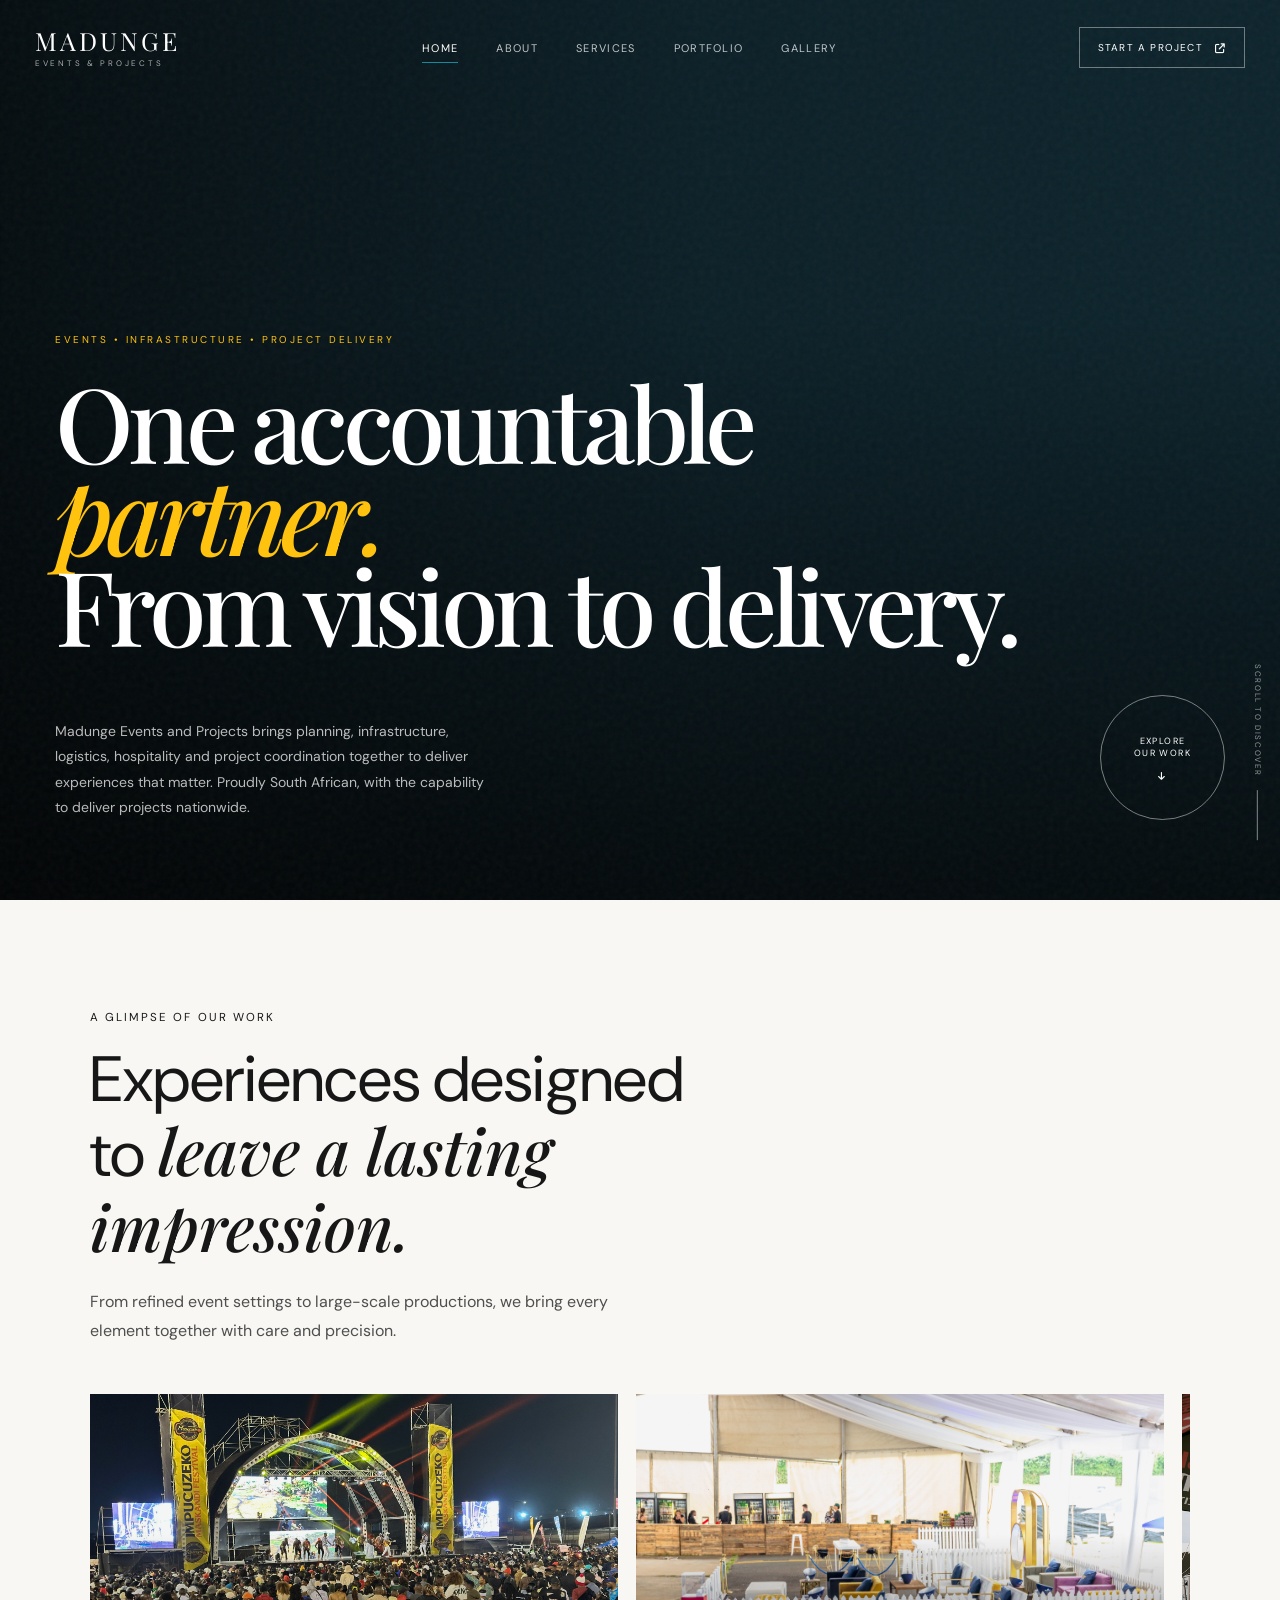
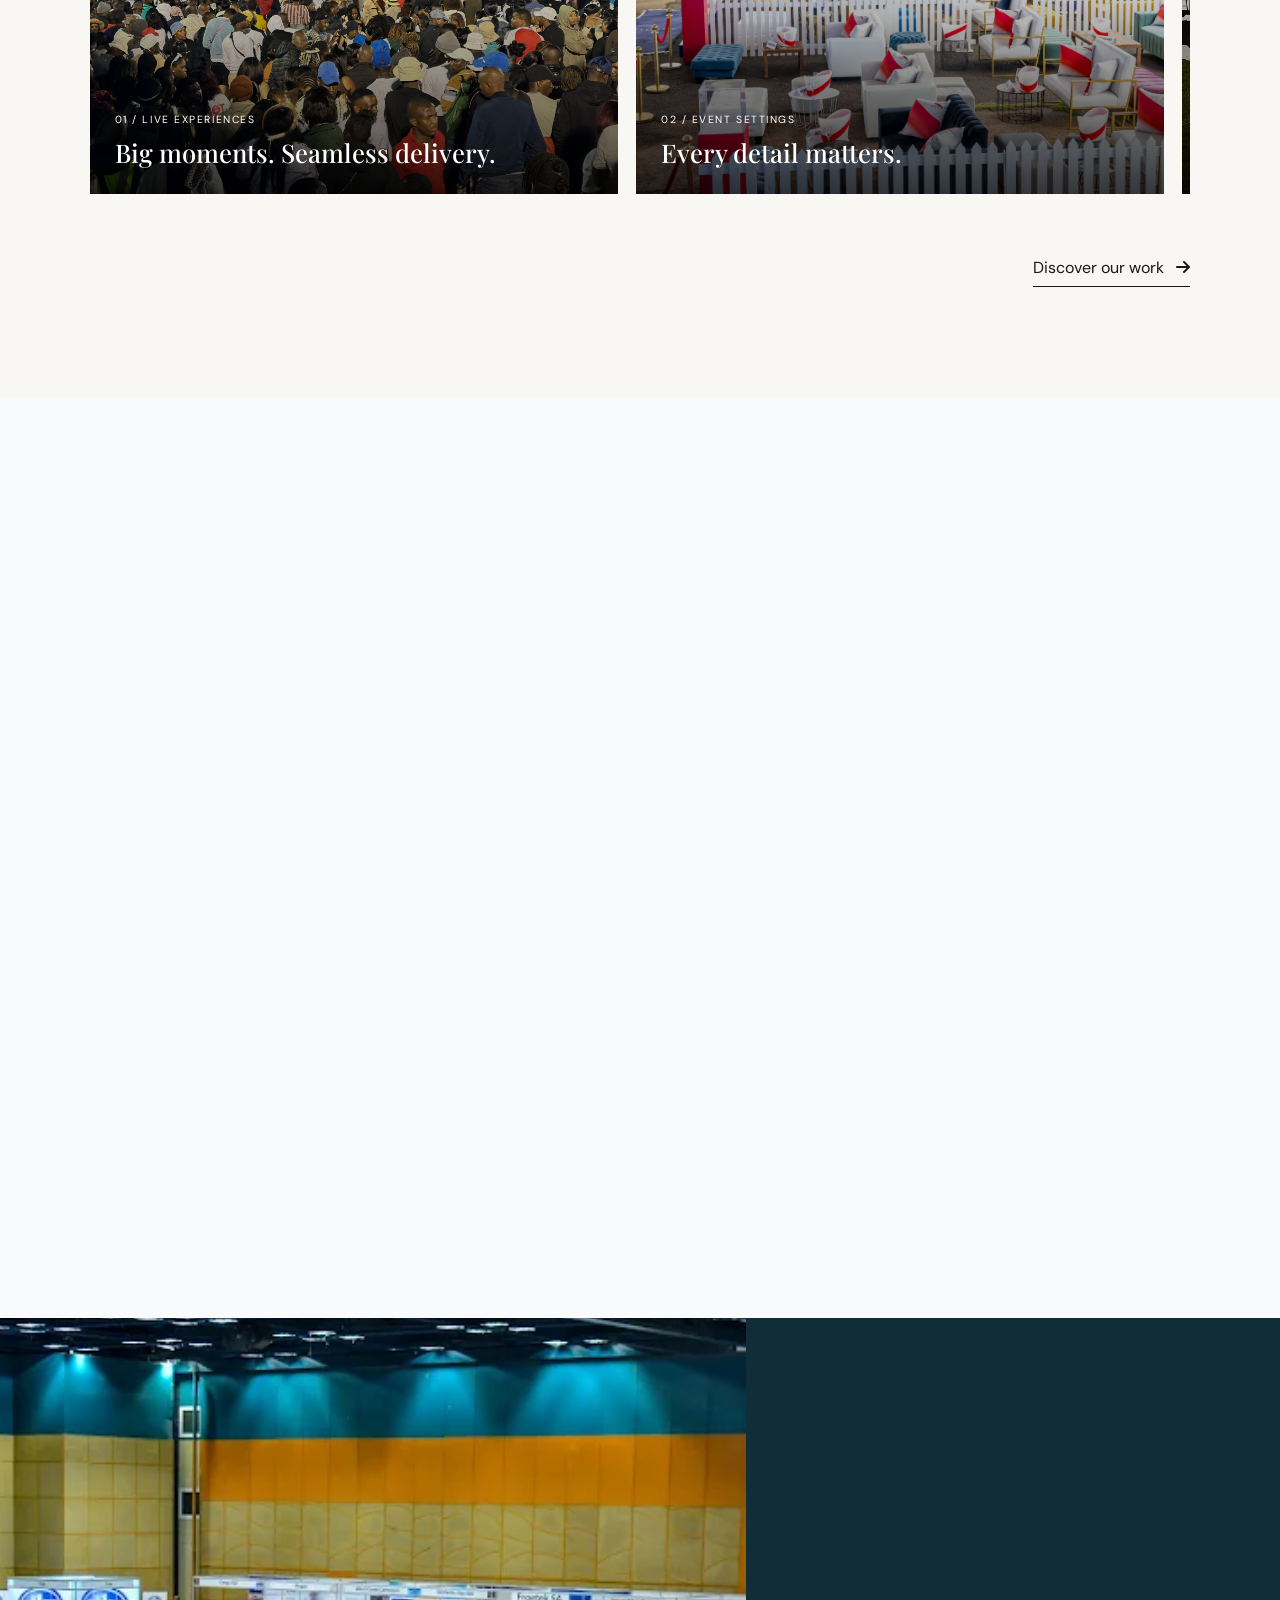
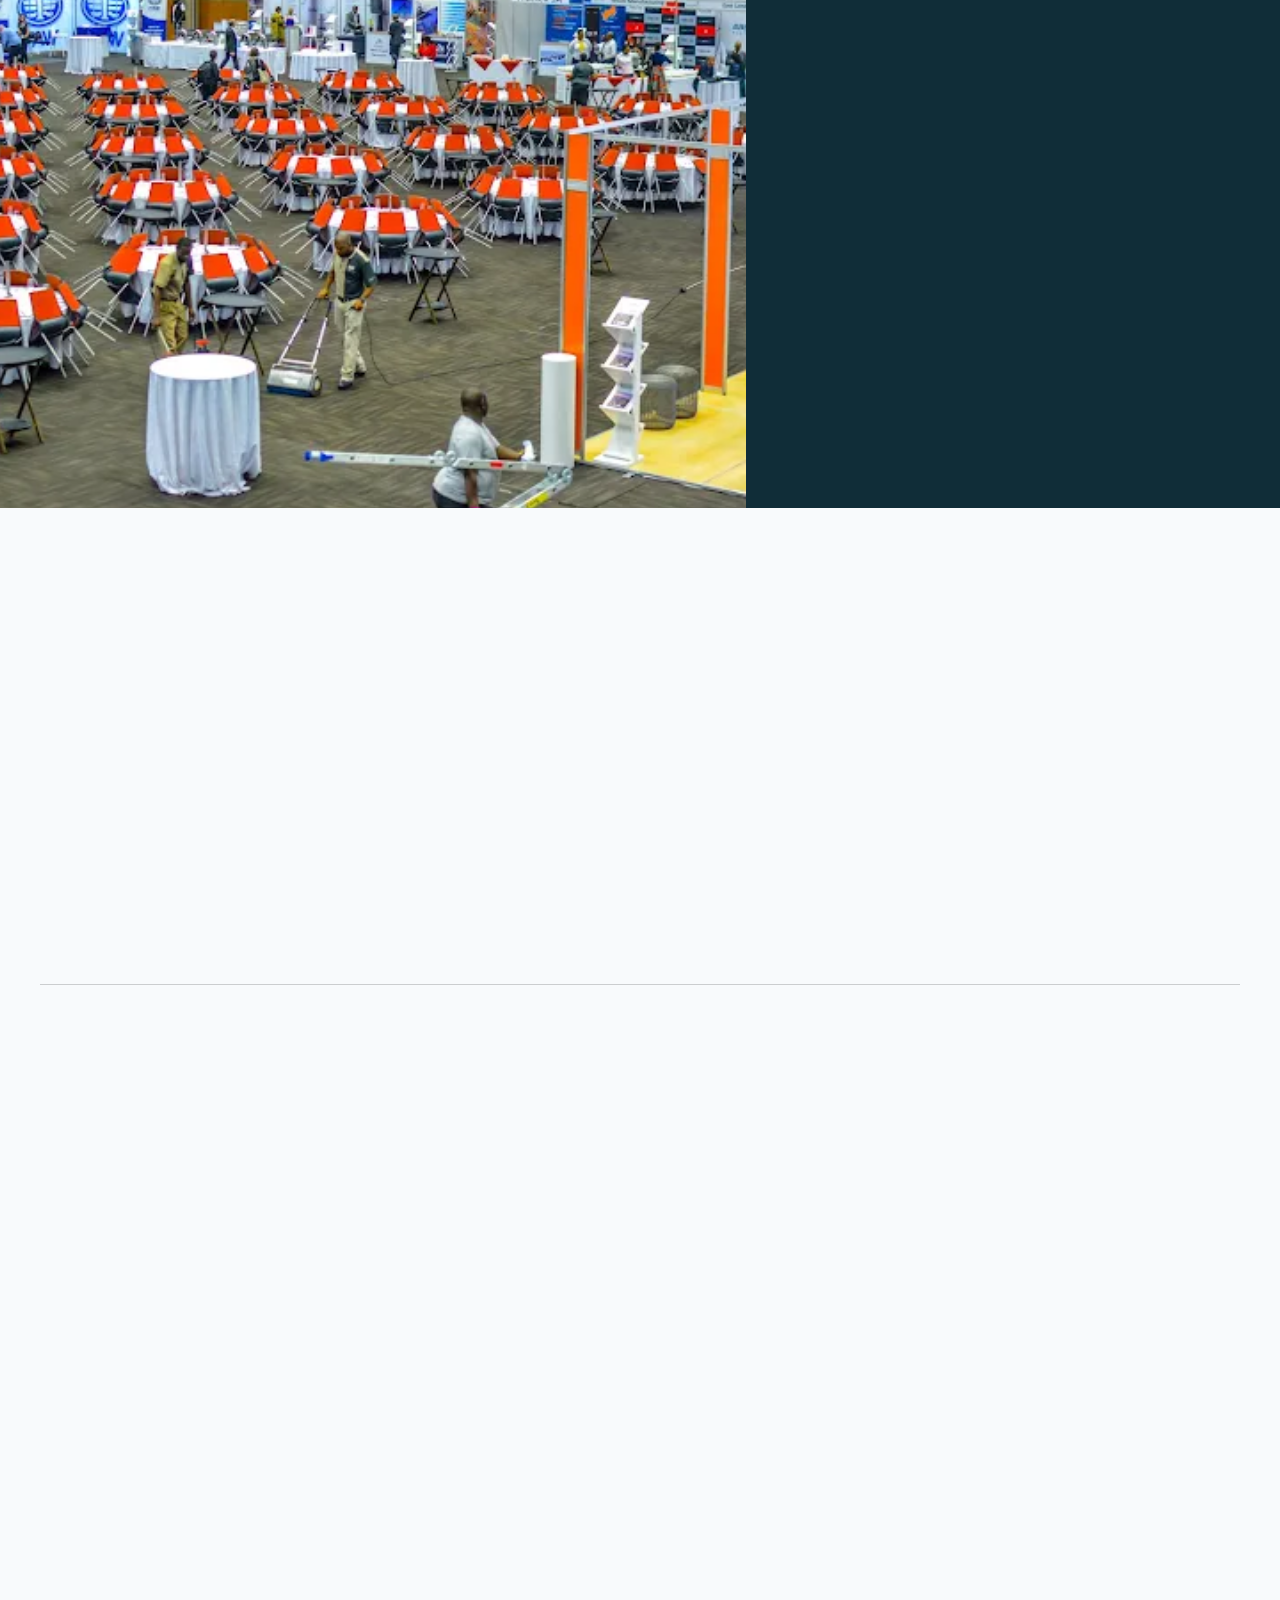
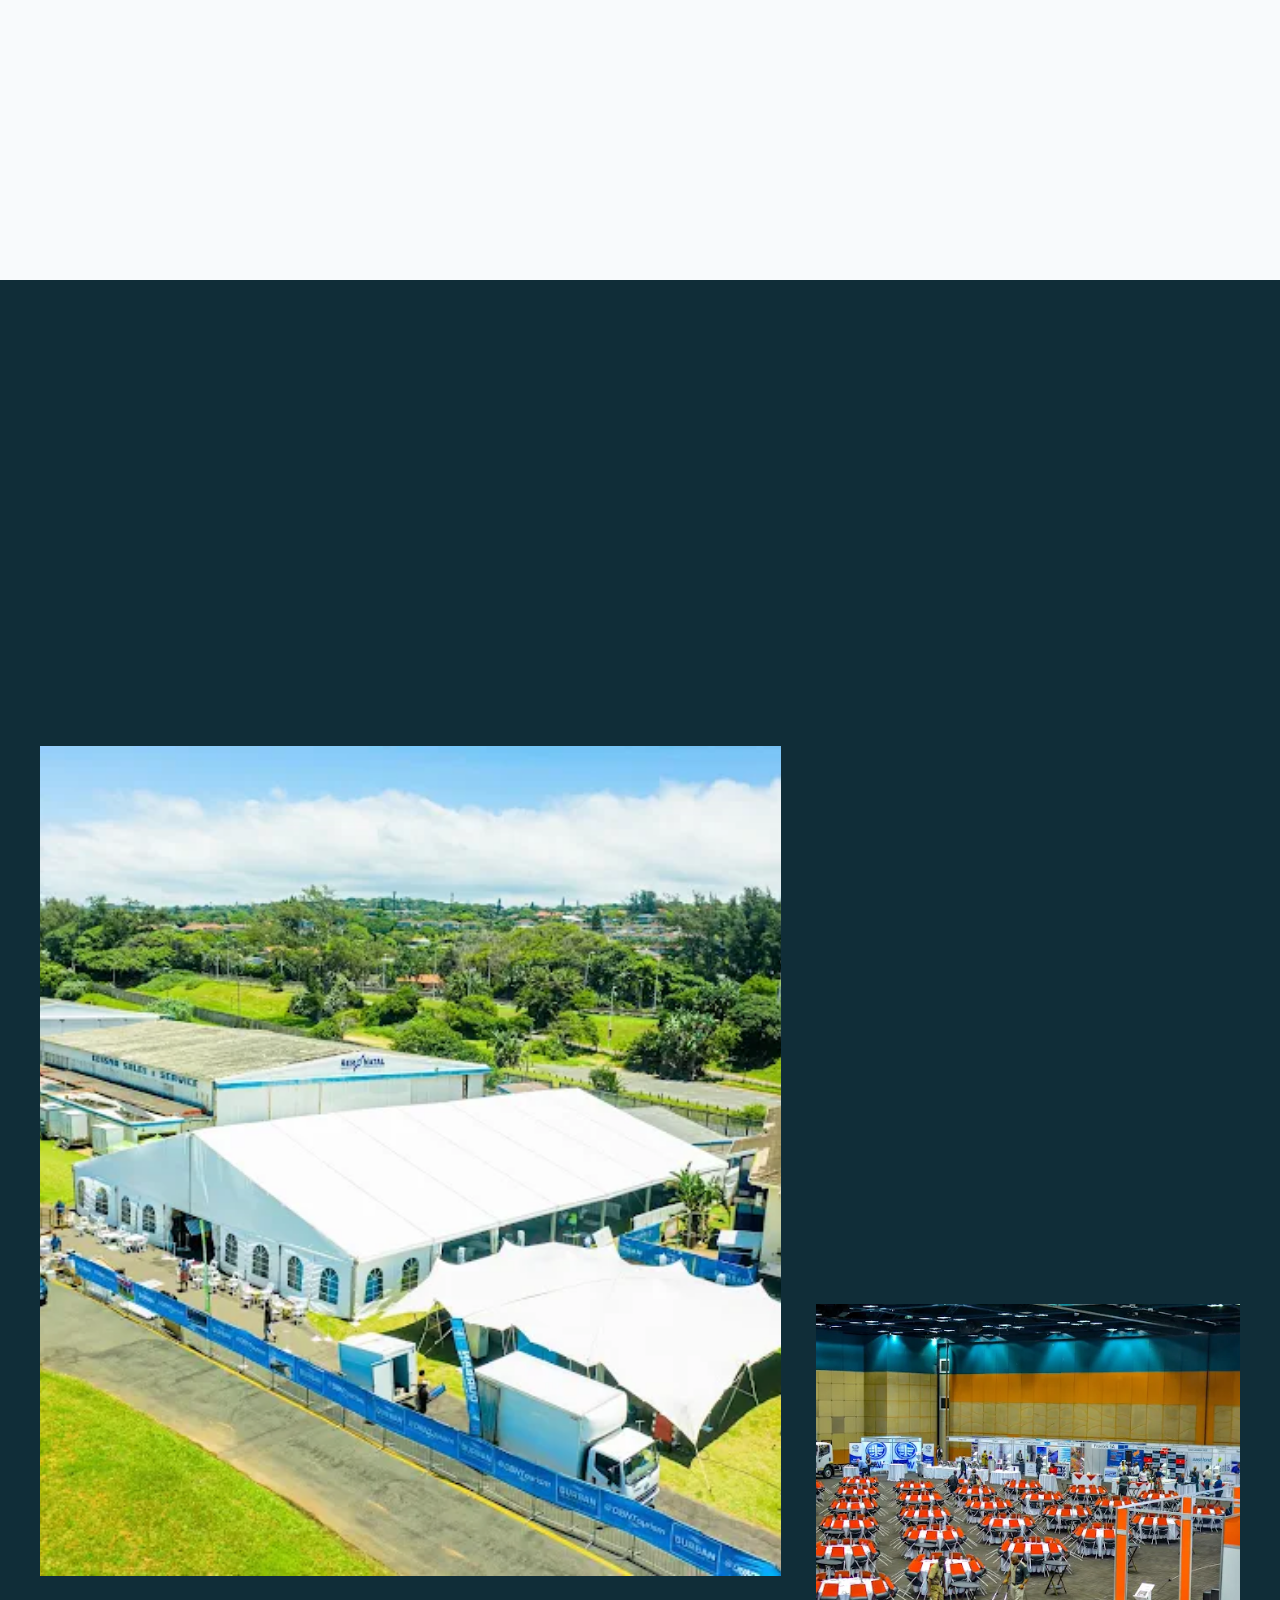
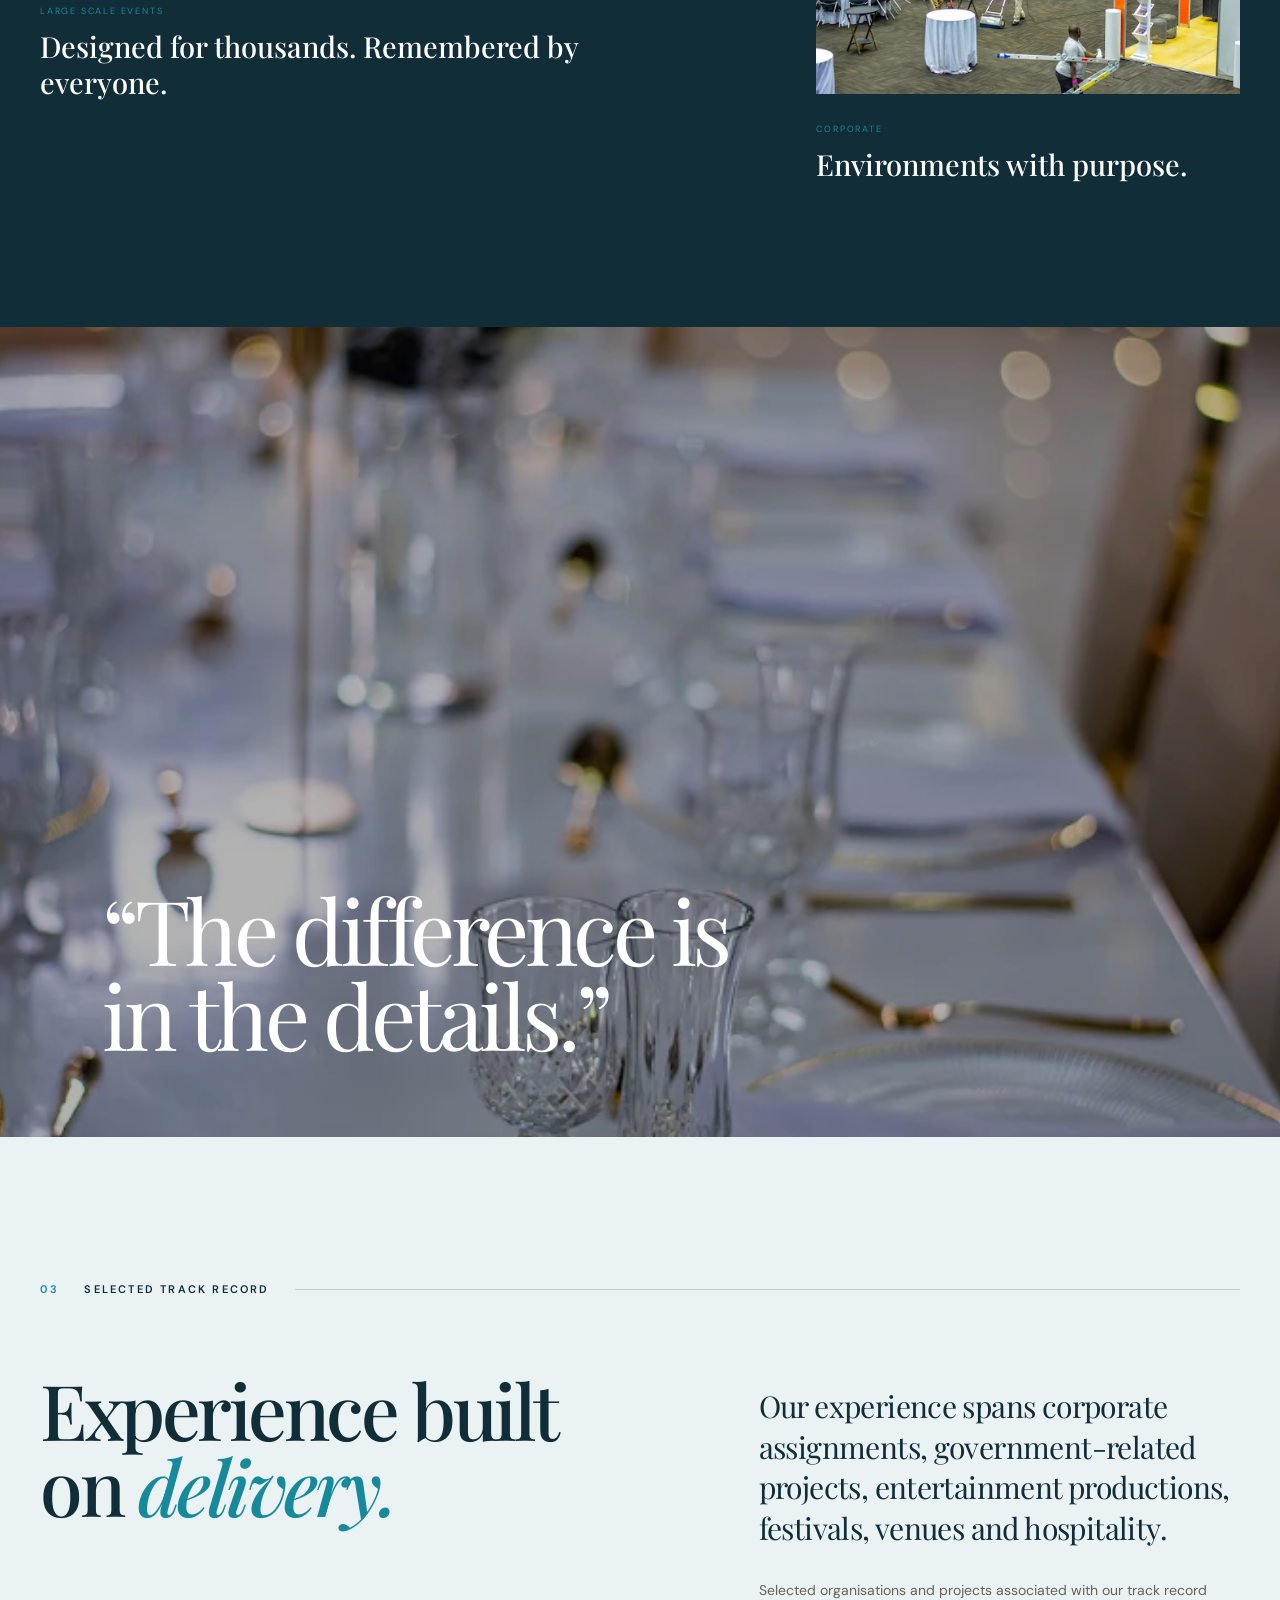
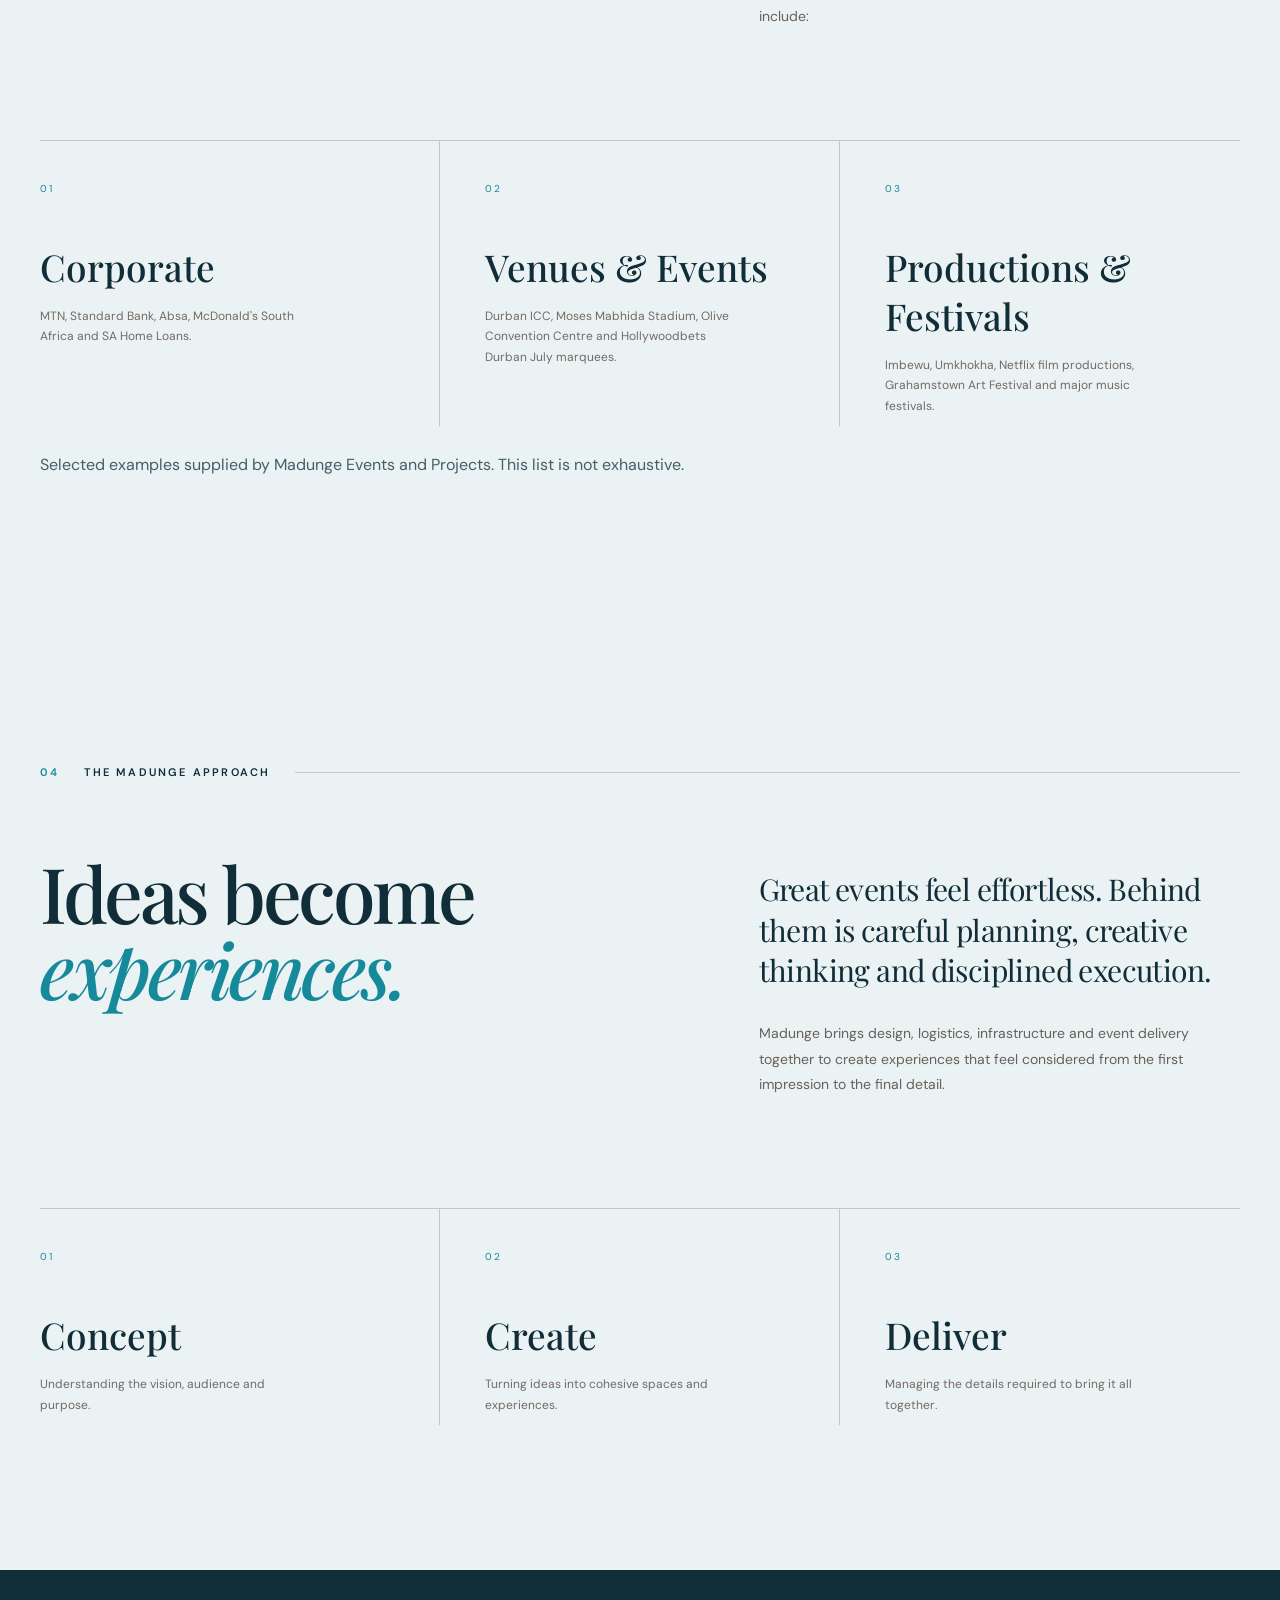
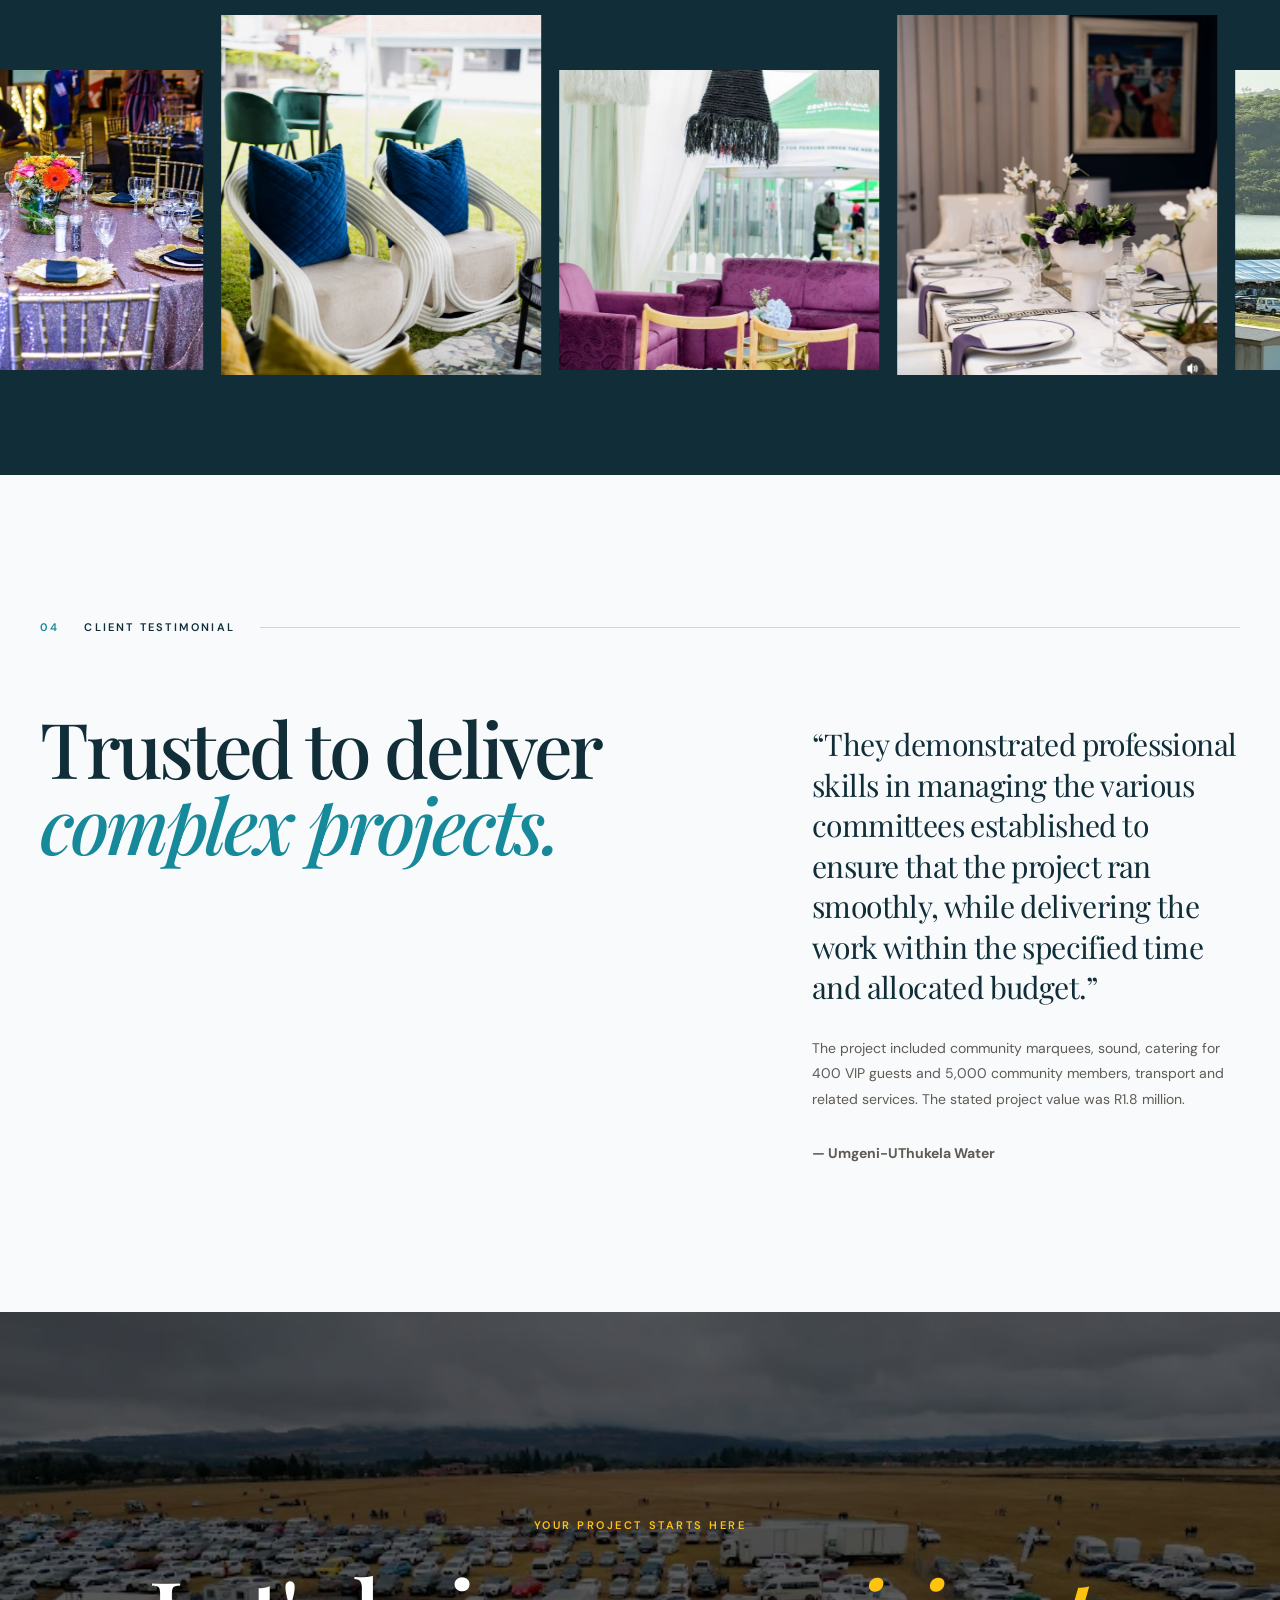
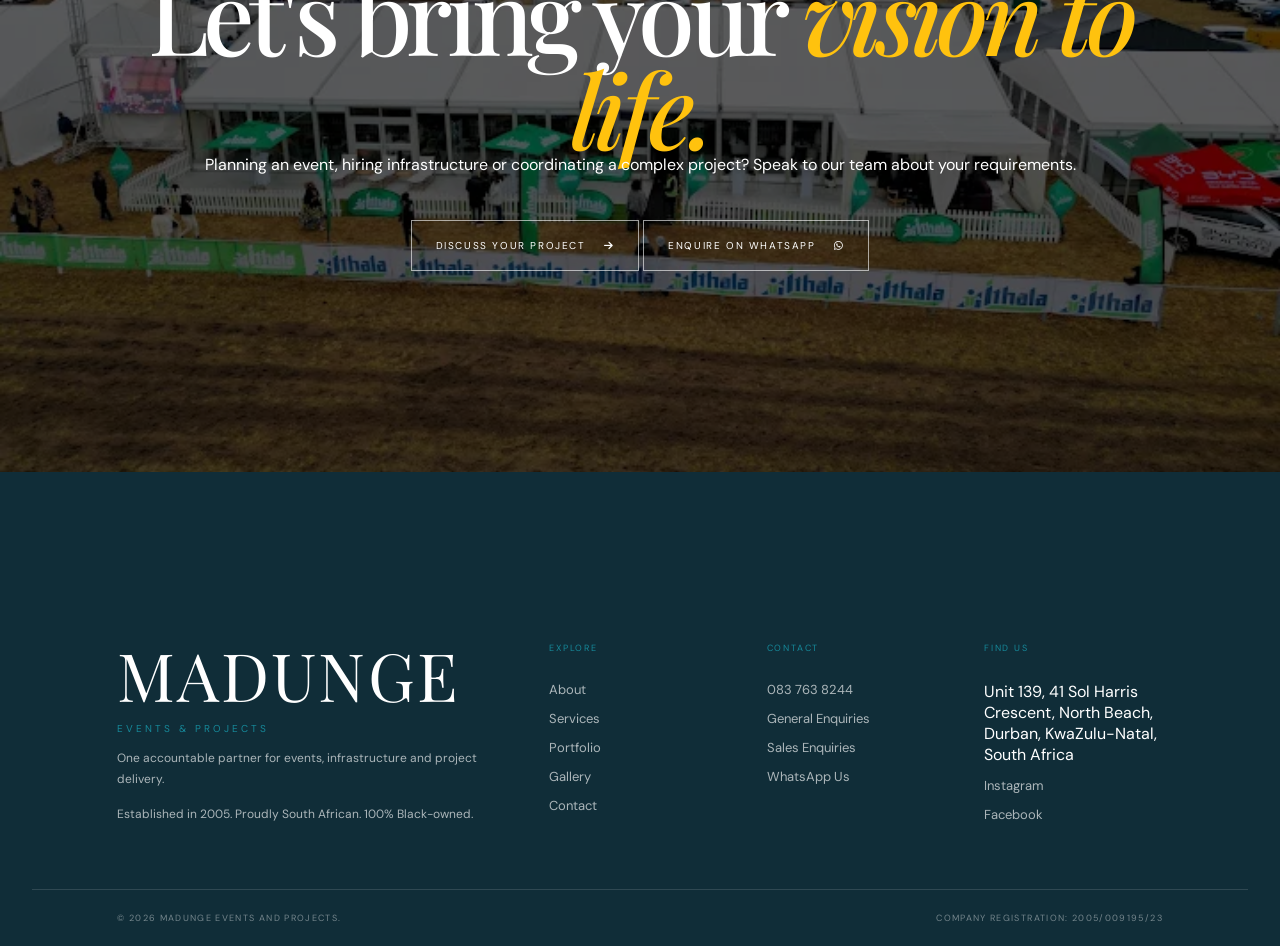
<file: index.html>
<!DOCTYPE html>
<html lang="en">
<head>
    <meta charset="UTF-8">

    <meta name="viewport" content="width=device-width, initial-scale=1.0">

    <meta name="description"
          content="Madunge Events & Projects — event management, marquees, exhibitions, décor and unforgettable experiences.">

    <title>Madunge Events & Projects | Extraordinary Experiences</title>

    <!-- Google Fonts -->
    <link rel="preconnect" href="https://fonts.googleapis.com">
    <link rel="preconnect" href="https://fonts.gstatic.com" crossorigin>

    <link href="https://fonts.googleapis.com/css2?family=DM+Sans:wght@300;400;500;600&family=Playfair+Display:ital,wght@0,500;0,600;1,500&display=swap"
          rel="stylesheet">

    <!-- Font Awesome -->
    <link rel="stylesheet"
          href="https://cdnjs.cloudflare.com/ajax/libs/font-awesome/6.5.2/css/all.min.css">

    <!-- Main CSS -->
    <link rel="stylesheet" href="css/style.css">
</head>

<body>

   
<!-- PAGE LOADER -->
<div class="page-loader" id="pageLoader">
    <div class="loader-inner">
        <span class="loader-eyebrow">Events & Projects</span>
        <div class="loader-brand">MADUNGE</div>
        <div class="loader-line"><span></span></div>
    </div>
</div>


    <!-- =====================================================
         NAVIGATION
    ====================================================== -->

    <header class="site-header" id="siteHeader">

        <div class="nav-container">

            <a href="index.html" class="brand">

                <span class="brand-main">
                    MADUNGE
                </span>

                <span class="brand-sub">
                    Events & Projects
                </span>

            </a>


            <nav class="desktop-nav">

                <a href="index.html" class="active">Home</a>
                <a href="about.html">About</a>
                <a href="services.html">Services</a>
                <a href="portfolio.html">Portfolio</a>
                <a href="gallery.html">Gallery</a>

            </nav>


            <a href="contact.html" class="nav-enquire">
                Start a Project
                <i class="fa-solid fa-arrow-up-right-from-square"></i>
            </a>


            <button class="menu-toggle"
                    id="menuToggle"
                    aria-label="Open navigation">

                <span></span>
                <span></span>

            </button>

        </div>


        <!-- MOBILE MENU -->

        <div class="mobile-menu" id="mobileMenu">

            <nav>

                <a href="index.html">Home</a>
                <a href="about.html">About</a>
                <a href="services.html">Services</a>
                <a href="portfolio.html">Portfolio</a>
                <a href="gallery.html">Gallery</a>
                <a href="contact.html">Contact</a>

            </nav>

        </div>

    </header>





        <!-- =================================================
             HERO
        ================================================== -->

        
<!-- HERO -->
<section class="hero">

    <video class="hero-video" autoplay muted loop playsinline>
        <source src="assets/videos/hero-event.mp4" type="video/mp4">
    </video>

    <div class="hero-overlay"></div>
    <div class="hero-grain"></div>

    <div class="hero-content">

        <p class="hero-kicker reveal">
            EVENTS • INFRASTRUCTURE • PROJECT DELIVERY
        </p>

        <h1 class="hero-title">
            <span class="reveal">One accountable</span>
            <span class="hero-title-italic reveal">partner.</span>
            <span class="reveal">From vision to delivery.</span>
        </h1>

        <div class="hero-bottom reveal">

            <p>
                Madunge Events and Projects brings planning,
                infrastructure, logistics, hospitality and project
                coordination together to deliver experiences that matter.
                Proudly South African, with the capability to deliver
                projects nationwide.
            </p>

            <a href="portfolio.html" class="circle-link"
               aria-label="Explore our work">
                <span>Explore<br>our work</span>
                <i class="fa-solid fa-arrow-down"></i>
            </a>

        </div>

    </div>

    <div class="hero-scroll">
        <span>Scroll to discover</span>
        <div></div>
    </div>

</section>

 
<!-- FEATURED EVENT PHOTOGRAPHY -->
<section class="featured-photography section">

    <div class="section-container">

        <div class="featured-photo-heading reveal">
            <p class="section-eyebrow">A GLIMPSE OF OUR WORK</p>
            <h2>Experiences designed<br>to <em>leave a lasting impression.</em></h2>
            <p>
                From refined event settings to large-scale productions,
                we bring every element together with care and precision.
            </p>
        </div>

        <div class="featured-photo-grid">

            <a href="portfolio.html" class="featured-photo featured-photo-large">
                <img src="assets/images/IMG_4247.JPG"
                     alt="Concert and live event production"
                     loading="lazy">
                <span class="featured-photo-caption">
                    <span>01 / LIVE EXPERIENCES</span>
                    <strong>Big moments. Seamless delivery.</strong>
                </span>
            </a>

            <a href="gallery.html" class="featured-photo">
                <img src="assets/images/setup1.jpg"
                     alt="Madunge event setup"
                     loading="lazy">
                <span class="featured-photo-caption">
                    <span>02 / EVENT SETTINGS</span>
                    <strong>Every detail matters.</strong>
                </span>
            </a>

            <a href="gallery.html" class="featured-photo">
                <img src="assets/images/IMG_0010.JPG"
                     alt="Event setup and seating"
                     loading="lazy">
                <span class="featured-photo-caption">
                    <span>03 / EVENT DESIGN</span>
                    <strong>Spaces made memorable.</strong>
                </span>
            </a>

        </div>

        <div class="featured-photo-link">
            <a href="portfolio.html">Discover our work
                <i class="fa-solid fa-arrow-right"></i>
            </a>
        </div>

    </div>

</section>




        <!-- =================================================
             INTRODUCTION
        ================================================== -->

        
<!-- INTRODUCTION -->
<section class="intro section">

    <div class="container">

        <div class="section-label reveal">
            <span>01</span>
            <p>Who we are</p>
        </div>

        <div class="intro-grid">

            <div class="intro-heading">
                <h2 class="display-heading reveal">
                    One partner.
                    <em>Integrated delivery.</em>
                </h2>
            </div>

            <div class="intro-copy reveal">

                <p class="large-copy">
                    Established in 2005, Madunge Events and Projects is a
                    proudly South African, 100% Black-owned events,
                    infrastructure and project management company
                    headquartered in Durban, KwaZulu-Natal.
                </p>

                <p>
                    We work with corporate organisations, government
                    institutions, brands, event professionals and private
                    clients to turn plans into professionally delivered
                    experiences. Our integrated approach brings planning,
                    event infrastructure, logistics, hospitality,
                    activations and project coordination together through
                    one accountable partner.
                </p>

                <a href="about.html" class="text-link">
                    Discover Madunge
                    <i class="fa-solid fa-arrow-right"></i>
                </a>

            </div>

        </div>

    </div>

</section>




        <!-- =================================================
             SCALE / MARQUEE FEATURE
        ================================================== -->

       
<!-- SCALE / MARQUEE FEATURE -->
<section class="scale-feature">

    <div class="scale-image reveal-image">
        <img src="assets/images/corporate-event.jpg"
             alt="Large-scale event infrastructure and marquee setup">
    </div>

    <div class="scale-content">

        <span class="eyebrow reveal">
            Built for scale
        </span>

        <h2 class="reveal">
            Infrastructure,
            coordination and
            <em>execution.</em>
        </h2>

        <p class="reveal">
            From premium marquees and event infrastructure to
            supplier coordination, logistics and on-site management,
            we bring the essential elements together to deliver
            functional, professional event environments.
        </p>

        <a href="services.html" class="light-button reveal">
            Explore our capabilities
            <i class="fa-solid fa-arrow-right"></i>
        </a>

    </div>

</section>



        <!-- =================================================
             SERVICES
        ================================================== -->

       
<!-- SERVICES -->
<section class="services-preview section">

    <div class="container">

        <div class="section-label reveal">
            <span>02</span>
            <p>What we do</p>
        </div>

        <div class="services-heading">

            <h2 class="display-heading reveal">
                Multiple capabilities.
                <br>
                <em>One accountable partner.</em>
            </h2>

            <p class="reveal">
                Services can be commissioned individually or combined
                into an integrated solution tailored to your objectives,
                audience, budget and timeline.
            </p>

        </div>

        <div class="service-list">

            <a href="services.html" class="service-row reveal">
                <span class="service-number">01</span>
                <h3>Events & Experiences</h3>
                <p>
                    Corporate events, conferences, exhibitions,
                    weddings, celebrations, festivals and launches.
                </p>
                <span class="service-arrow">
                    <i class="fa-solid fa-arrow-right"></i>
                </span>
            </a>

            <a href="services.html" class="service-row reveal">
                <span class="service-number">02</span>
                <h3>Infrastructure & Rentals</h3>
                <p>
                    Stretch tents, frame marquees, furniture,
                    mobile bars, flooring, staging and event logistics.
                </p>
                <span class="service-arrow">
                    <i class="fa-solid fa-arrow-right"></i>
                </span>
            </a>

            <a href="services.html" class="service-row reveal">
                <span class="service-number">03</span>
                <h3>Marketing & Activations</h3>
                <p>
                    Brand experiences, promotional campaigns,
                    product sampling, sponsorships and audience engagement.
                </p>
                <span class="service-arrow">
                    <i class="fa-solid fa-arrow-right"></i>
                </span>
            </a>

            <a href="services.html" class="service-row reveal">
                <span class="service-number">04</span>
                <h3>Hospitality & Guest Services</h3>
                <p>
                    Catering coordination, VIP experiences,
                    guest management, accommodation and travel logistics.
                </p>
                <span class="service-arrow">
                    <i class="fa-solid fa-arrow-right"></i>
                </span>
            </a>

            <a href="services.html" class="service-row reveal">
                <span class="service-number">05</span>
                <h3>Project & Business Management</h3>
                <p>
                    Project planning, budget monitoring, supplier
                    coordination, stakeholder management and operational support.
                </p>
                <span class="service-arrow">
                    <i class="fa-solid fa-arrow-right"></i>
                </span>
            </a>

        </div>

        <div class="services-button-wrap reveal">
            <a href="services.html" class="dark-button">
                View all services
                <i class="fa-solid fa-arrow-right"></i>
            </a>
        </div>

    </div>

</section>


        <!-- =================================================
             SELECTED WORK
        ================================================== -->

        <section class="selected-work section">

            <div class="container">

                <div class="section-label light-label reveal">
                    <span>03</span>
                    <p>Selected work</p>
                </div>


                <div class="work-header">

                    <h2 class="display-heading reveal">
                        Experiences that
                        <em>leave an impression.</em>
                    </h2>

                    <a href="portfolio.html"
                       class="text-link light-link reveal">

                        View portfolio
                        <i class="fa-solid fa-arrow-right"></i>

                    </a>

                </div>



                <div class="work-grid">


                    <a href="portfolio.html"
                       class="work-card work-card-large reveal">

                        <div class="work-image">

                            <img src="assets/images/marquee-aerial-02.webp"
                                 alt="Madunge large scale event">

                        </div>

                        <div class="work-info">

                            <span>Large Scale Events</span>

                            <h3>
                                Designed for thousands.
                                Remembered by everyone.
                            </h3>

                        </div>

                    </a>



                    <a href="portfolio.html"
                       class="work-card reveal">

                        <div class="work-image">

                            <img src="assets/images/luxury-table-02.webp"
                                 alt="Luxury table setting by Madunge">

                        </div>

                        <div class="work-info">

                            <span>Décor & Styling</span>

                            <h3>
                                Every detail matters.
                            </h3>

                        </div>

                    </a>



                    <a href="portfolio.html"
                       class="work-card reveal">

                        <div class="work-image">

                            <img src="assets/images/corporate-event.jpg"
                                 alt="Corporate event by Madunge">

                        </div>

                        <div class="work-info">

                            <span>Corporate</span>

                            <h3>
                                Environments with purpose.
                            </h3>

                        </div>

                    </a>


                </div>

            </div>

        </section>



        <!-- =================================================
             EDITORIAL IMAGE BREAK
        ================================================== -->

        <section class="editorial-break">

            <div class="editorial-image">

                <img src="assets/images/luxury-table-03.webp"
                     alt="Madunge event tablescape">

            </div>


            <div class="editorial-quote reveal">

                <p>
                    “The difference is
                    in the details.”
                </p>

            </div>

        </section>

        
<!-- SELECTED CLIENTS & TRACK RECORD -->
<section class="experience section">

    <div class="container">

        <div class="section-label reveal">
            <span>03</span>
            <p>Selected track record</p>
        </div>

        <div class="experience-grid">

            <div>
                <h2 class="display-heading reveal">
                    Experience built
                    on <em>delivery.</em>
                </h2>
            </div>

            <div class="experience-copy">
                <p class="large-copy reveal">
                    Our experience spans corporate assignments,
                    government-related projects, entertainment
                    productions, festivals, venues and hospitality.
                </p>

                <p class="reveal">
                    Selected organisations and projects associated
                    with our track record include:
                </p>
            </div>

        </div>

        <div class="experience-values">

            <div class="value reveal">
                <span>01</span>
                <h3>Corporate</h3>
                <p>MTN, Standard Bank, Absa, McDonald's South Africa and SA Home Loans.</p>
            </div>

            <div class="value reveal">
                <span>02</span>
                <h3>Venues & Events</h3>
                <p>Durban ICC, Moses Mabhida Stadium, Olive Convention Centre and Hollywoodbets Durban July marquees.</p>
            </div>

            <div class="value reveal">
                <span>03</span>
                <h3>Productions & Festivals</h3>
                <p>Imbewu, Umkhokha, Netflix film productions, Grahamstown Art Festival and major music festivals.</p>
            </div>

        </div>

        <p style="margin-top:28px; opacity:.75;">
            Selected examples supplied by Madunge Events and Projects.
            This list is not exhaustive.
        </p>

    </div>

</section>



        <!-- =================================================
             EXPERIENCE / CREDIBILITY
        ================================================== -->

        <section class="experience section">

            <div class="container">

                <div class="section-label reveal">
                    <span>04</span>
                    <p>The Madunge approach</p>
                </div>


                <div class="experience-grid">

                    <div>

                        <h2 class="display-heading reveal">
                            Ideas become
                            <em>experiences.</em>
                        </h2>

                    </div>


                    <div class="experience-copy">

                        <p class="large-copy reveal">
                            Great events feel effortless.
                            Behind them is careful planning,
                            creative thinking and disciplined
                            execution.
                        </p>

                        <p class="reveal">
                            Madunge brings design, logistics,
                            infrastructure and event delivery
                            together to create experiences that
                            feel considered from the first
                            impression to the final detail.
                        </p>

                    </div>

                </div>



                <div class="experience-values">

                    <div class="value reveal">
                        <span>01</span>
                        <h3>Concept</h3>
                        <p>
                            Understanding the vision,
                            audience and purpose.
                        </p>
                    </div>


                    <div class="value reveal">
                        <span>02</span>
                        <h3>Create</h3>
                        <p>
                            Turning ideas into cohesive
                            spaces and experiences.
                        </p>
                    </div>


                    <div class="value reveal">
                        <span>03</span>
                        <h3>Deliver</h3>
                        <p>
                            Managing the details required
                            to bring it all together.
                        </p>
                    </div>

                </div>

            </div>

        </section>



        <!-- =================================================
             GALLERY STRIP
        ================================================== -->

        <section class="gallery-strip">

            <div class="gallery-track">

                <div class="gallery-item">
                    <img src="assets/images/luxury-table-01.webp"
                         alt="Madunge event décor">
                </div>

                <div class="gallery-item tall">
                    <img src="assets/images/IMG_0269.JPG"
                         alt="Madunge event detail">
                </div>

                <div class="gallery-item">
                    <img src="assets/images/event-lounge.jpg"
                         alt="Madunge lounge setup">
                </div>

                <div class="gallery-item tall">
                    <img src="assets/images/luxury-table-06.webp"
                         alt="Madunge luxury event">
                </div>

                <div class="gallery-item">
                    <img src="assets/images/marquee-aerial-05.webp"
                         alt="Madunge marquee event">
                </div>

            </div>



            
        </section>


<!-- CLIENT TESTIMONIAL -->
<section class="intro section">

    <div class="container">

        <div class="section-label reveal">
            <span>04</span>
            <p>Client testimonial</p>
        </div>

        <div class="intro-grid">

            <div class="intro-heading">
                <h2 class="display-heading reveal">
                    Trusted to deliver
                    <em>complex projects.</em>
                </h2>
            </div>

            <div class="intro-copy reveal">

                <p class="large-copy">
                    “They demonstrated professional skills in managing
                    the various committees established to ensure that
                    the project ran smoothly, while delivering the work
                    within the specified time and allocated budget.”
                </p>

                <p>
                    The project included community marquees, sound,
                    catering for 400 VIP guests and 5,000 community
                    members, transport and related services. The stated
                    project value was R1.8 million.
                </p>

                <p>
                    <strong>— Umgeni-UThukela Water</strong>
                </p>

            </div>

        </div>

    </div>

</section>



      
<!-- FINAL CTA -->
<section class="final-cta">

    <div class="final-cta-bg">
        <img src="assets/images/marquee-aerial-03.webp"
             alt="Event infrastructure by Madunge Events and Projects">
    </div>

    <div class="final-cta-overlay"></div>

    <div class="final-cta-content">

        <span class="eyebrow reveal">
            Your project starts here
        </span>

        <h2 class="reveal">
            Let's bring your
            <em>vision to life.</em>
        </h2>

        <p class="reveal">
            Planning an event, hiring infrastructure or coordinating
            a complex project? Speak to our team about your requirements.
        </p>

        <a href="contact.html" class="cta-button reveal">
            Discuss your project
            <i class="fa-solid fa-arrow-right"></i>
        </a>

        <a href="https://wa.me/27837638244?text=Hello%20Madunge%20Events%20and%20Projects.%20I%20would%20like%20to%20enquire%20about%20your%20services."
           class="cta-button reveal"
           target="_blank"
           rel="noopener noreferrer"
           style="margin-top:14px;">

            Enquire on WhatsApp
            <i class="fa-brands fa-whatsapp"></i>

        </a>

    </div>

</section>




    <!-- =====================================================
         FOOTER
    ====================================================== -->

    <footer class="footer">

    <div class="container">

<div class="footer-top">

    <div class="footer-brand">

        <span class="footer-logo">MADUNGE</span>

        <p>Events & Projects</p>

        <p>
            One accountable partner for events,
            infrastructure and project delivery.
        </p>

        <p>
            Established in 2005. Proudly South African. 100% Black-owned.
        </p>

    </div>

    <div class="footer-links">

        <div>
            <span class="footer-heading">Explore</span>
            <a href="about.html">About</a>
            <a href="services.html">Services</a>
            <a href="portfolio.html">Portfolio</a>
            <a href="gallery.html">Gallery</a>
            <a href="contact.html">Contact</a>
        </div>

        <div>
            <span class="footer-heading">Contact</span>

            <a href="tel:+27837638244">083 763 8244</a>

            <a href="mailto:admin@madunge.co.za">
                General Enquiries
            </a>

            <a href="mailto:sales@madunge.co.za">
                Sales Enquiries
            </a>

            <a href="https://wa.me/27837638244"
               target="_blank"
               rel="noopener noreferrer">
                WhatsApp Us
            </a>
        </div>

        <div>
            <span class="footer-heading">Find Us</span>

            <p>
                Unit 139, 41 Sol Harris Crescent,
                North Beach, Durban,
                KwaZulu-Natal, South Africa
            </p>

            <a href="https://www.instagram.com/madungeevents/"
               target="_blank"
               rel="noopener noreferrer">
                Instagram
            </a>

            <a href="https://www.facebook.com/367546593577788"
               target="_blank"
               rel="noopener noreferrer">
                Facebook
            </a>
        </div>

    </div>

</div>

<div class="footer-bottom">

    <p>
        © <span id="currentYear"></span>
        Madunge Events and Projects.
    </p>

    <p>
        Company Registration: 2005/009195/23
    </p>

</div>

    </div>

    </footer>


    <script src="js/main.js"></script>


<script>
document.addEventListener("DOMContentLoaded", function () {
    const slider = document.querySelector(
        ".featured-photography .featured-photo-grid"
    );

    if (!slider) return;

    let timer;

    function startAutoScroll() {
        stopAutoScroll();

        timer = setInterval(function () {
            const maxScroll = slider.scrollWidth - slider.clientWidth;

            if (maxScroll <= 5) return;

            if (slider.scrollLeft >= maxScroll - 5) {
                slider.scrollTo({ left: 0, behavior: "smooth" });
            } else {
                const firstPhoto = slider.querySelector(".featured-photo");
                const gap = 18;
                const step = firstPhoto
                    ? firstPhoto.getBoundingClientRect().width + gap
                    : slider.clientWidth;

                slider.scrollBy({ left: step, behavior: "smooth" });
            }
        }, 3500);
    }

    function stopAutoScroll() {
        clearInterval(timer);
    }

    slider.addEventListener("mouseenter", stopAutoScroll);
    slider.addEventListener("mouseleave", startAutoScroll);
    slider.addEventListener("touchstart", stopAutoScroll, { passive: true });
    slider.addEventListener("touchend", startAutoScroll, { passive: true });

    startAutoScroll();
});
</script>





</body>
</html>
</file>
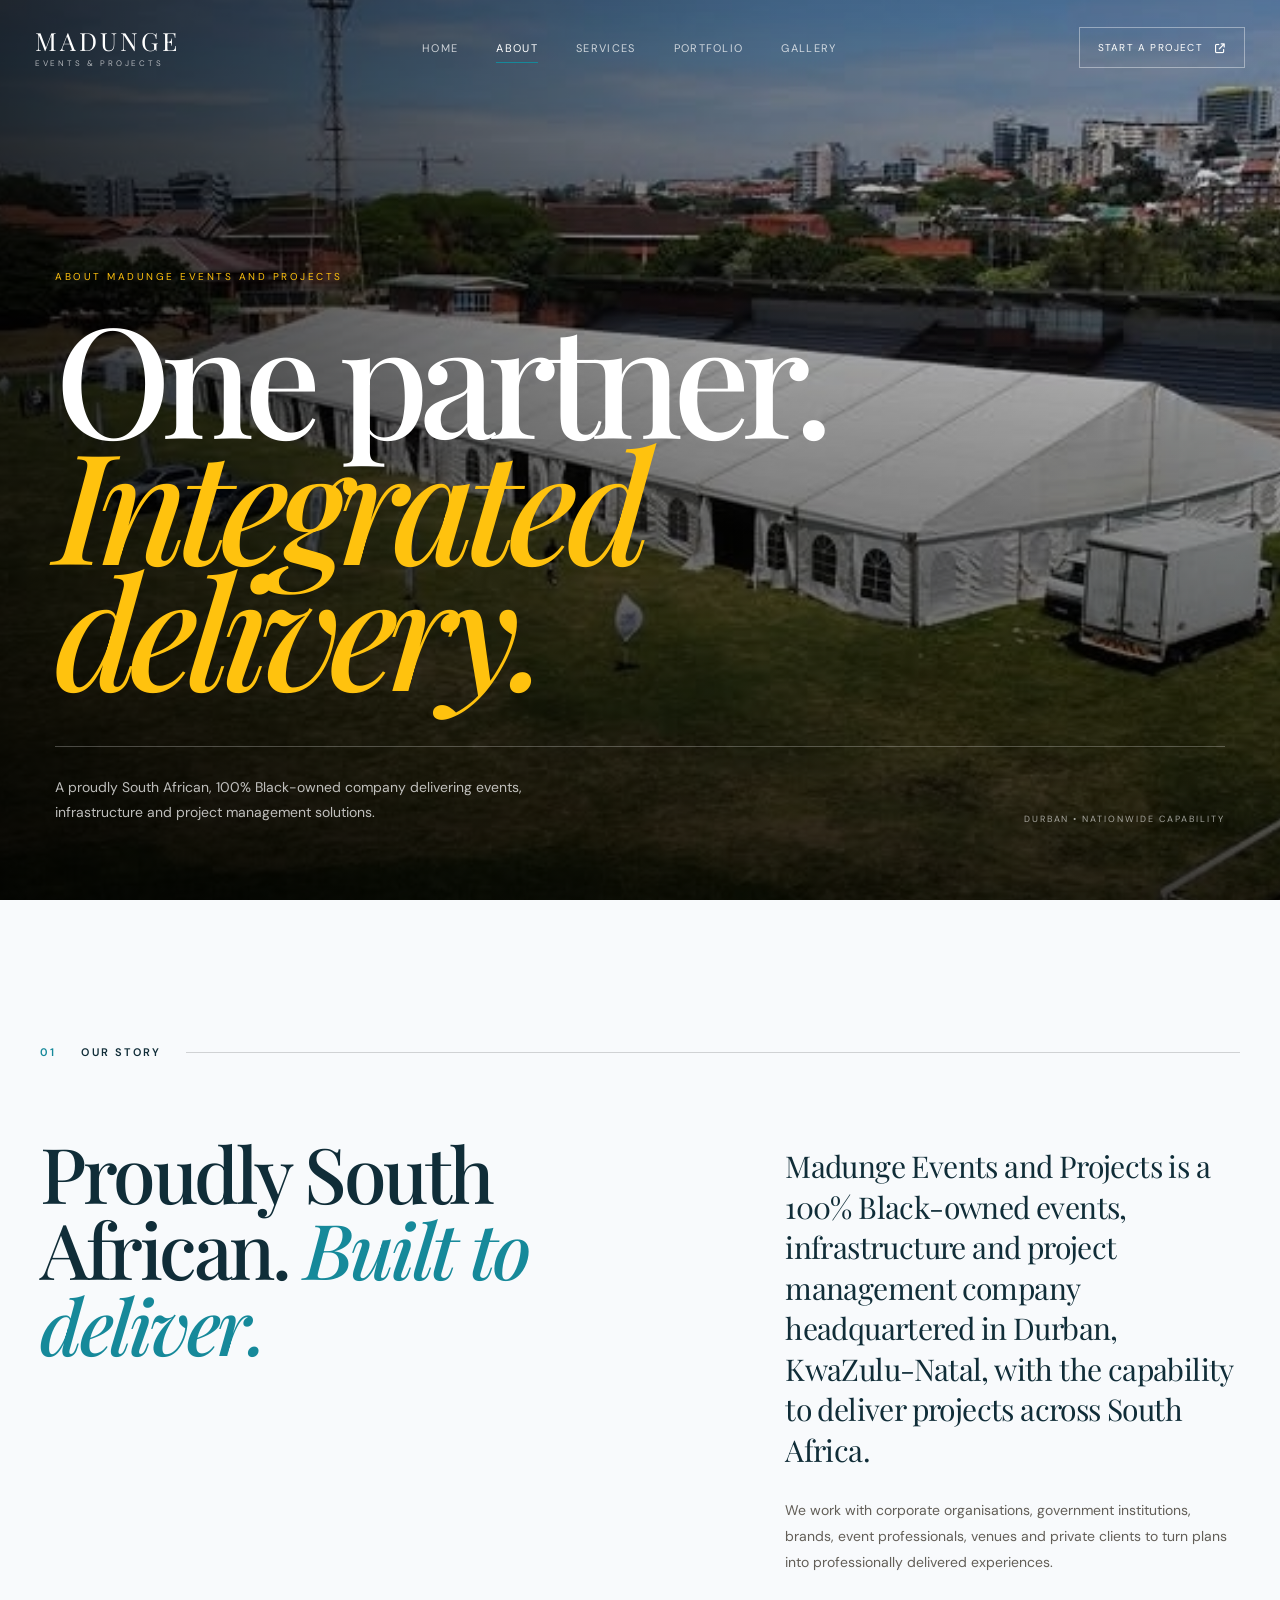
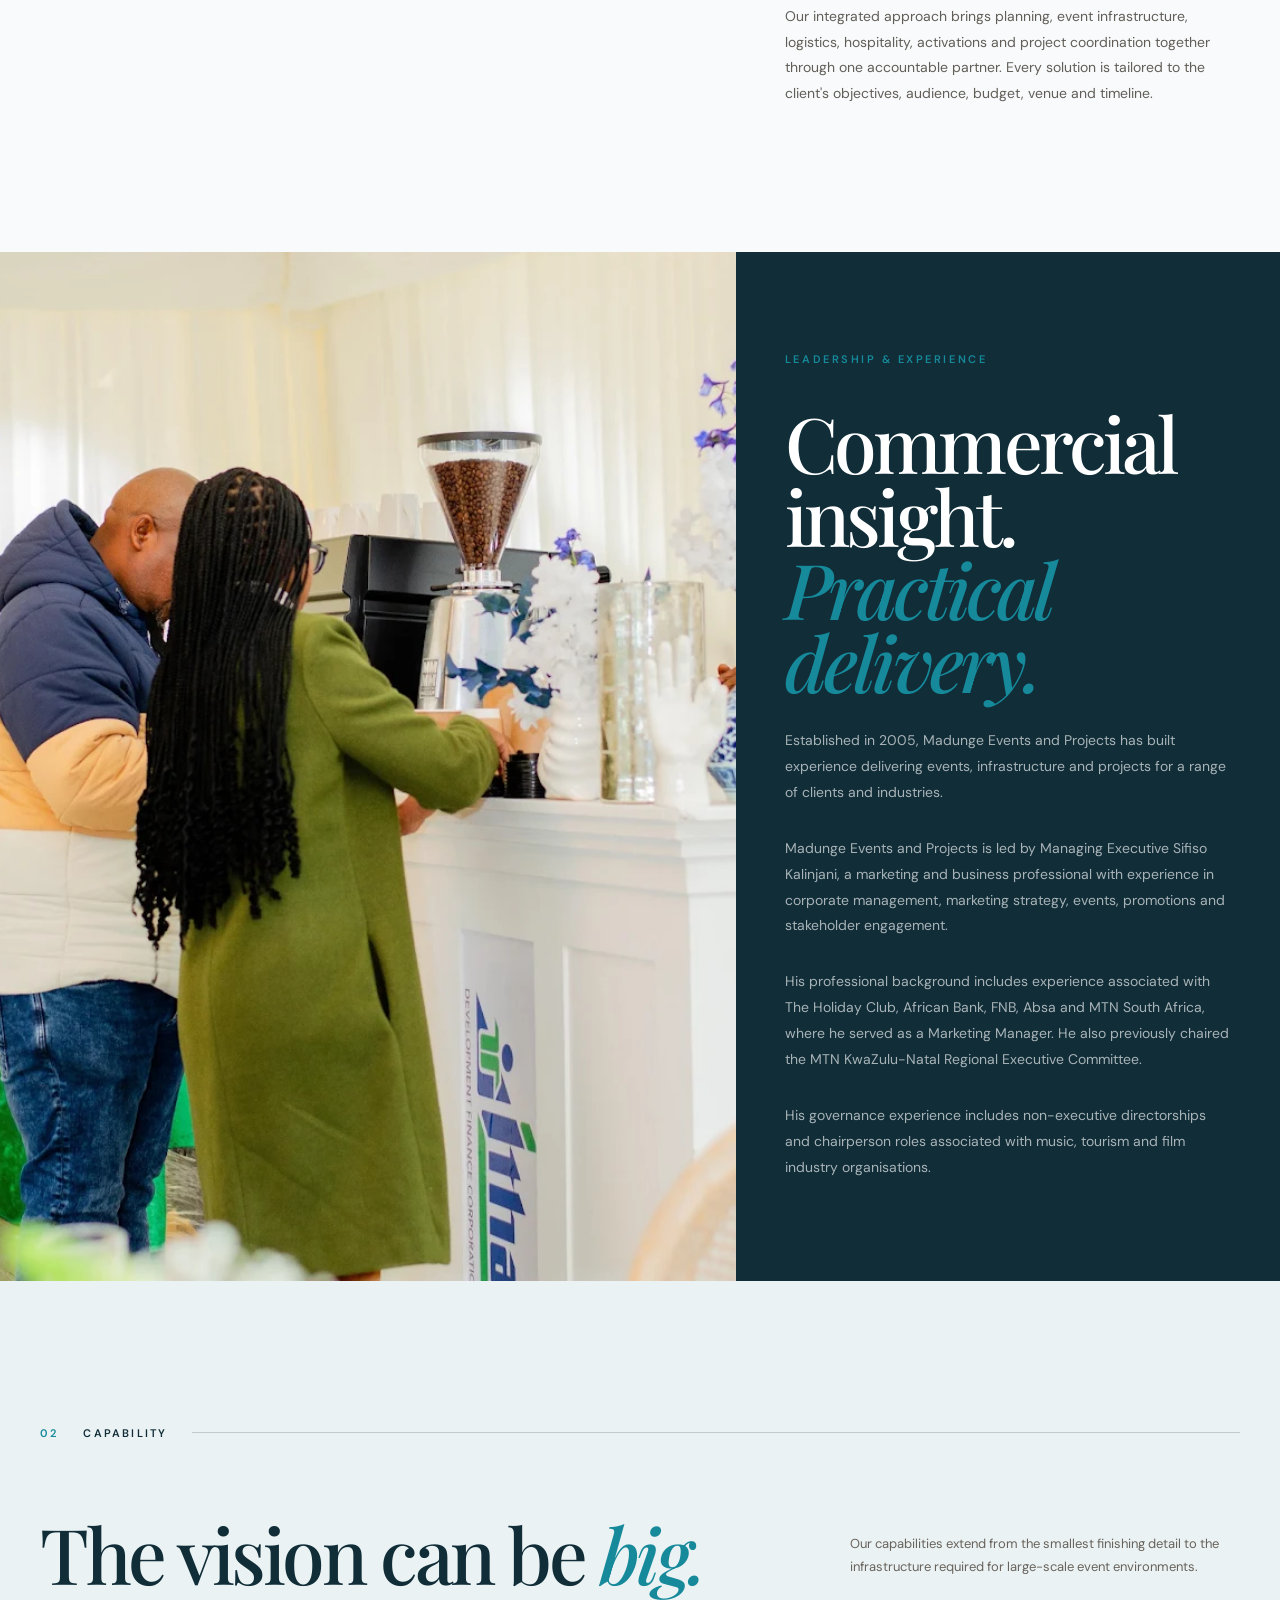
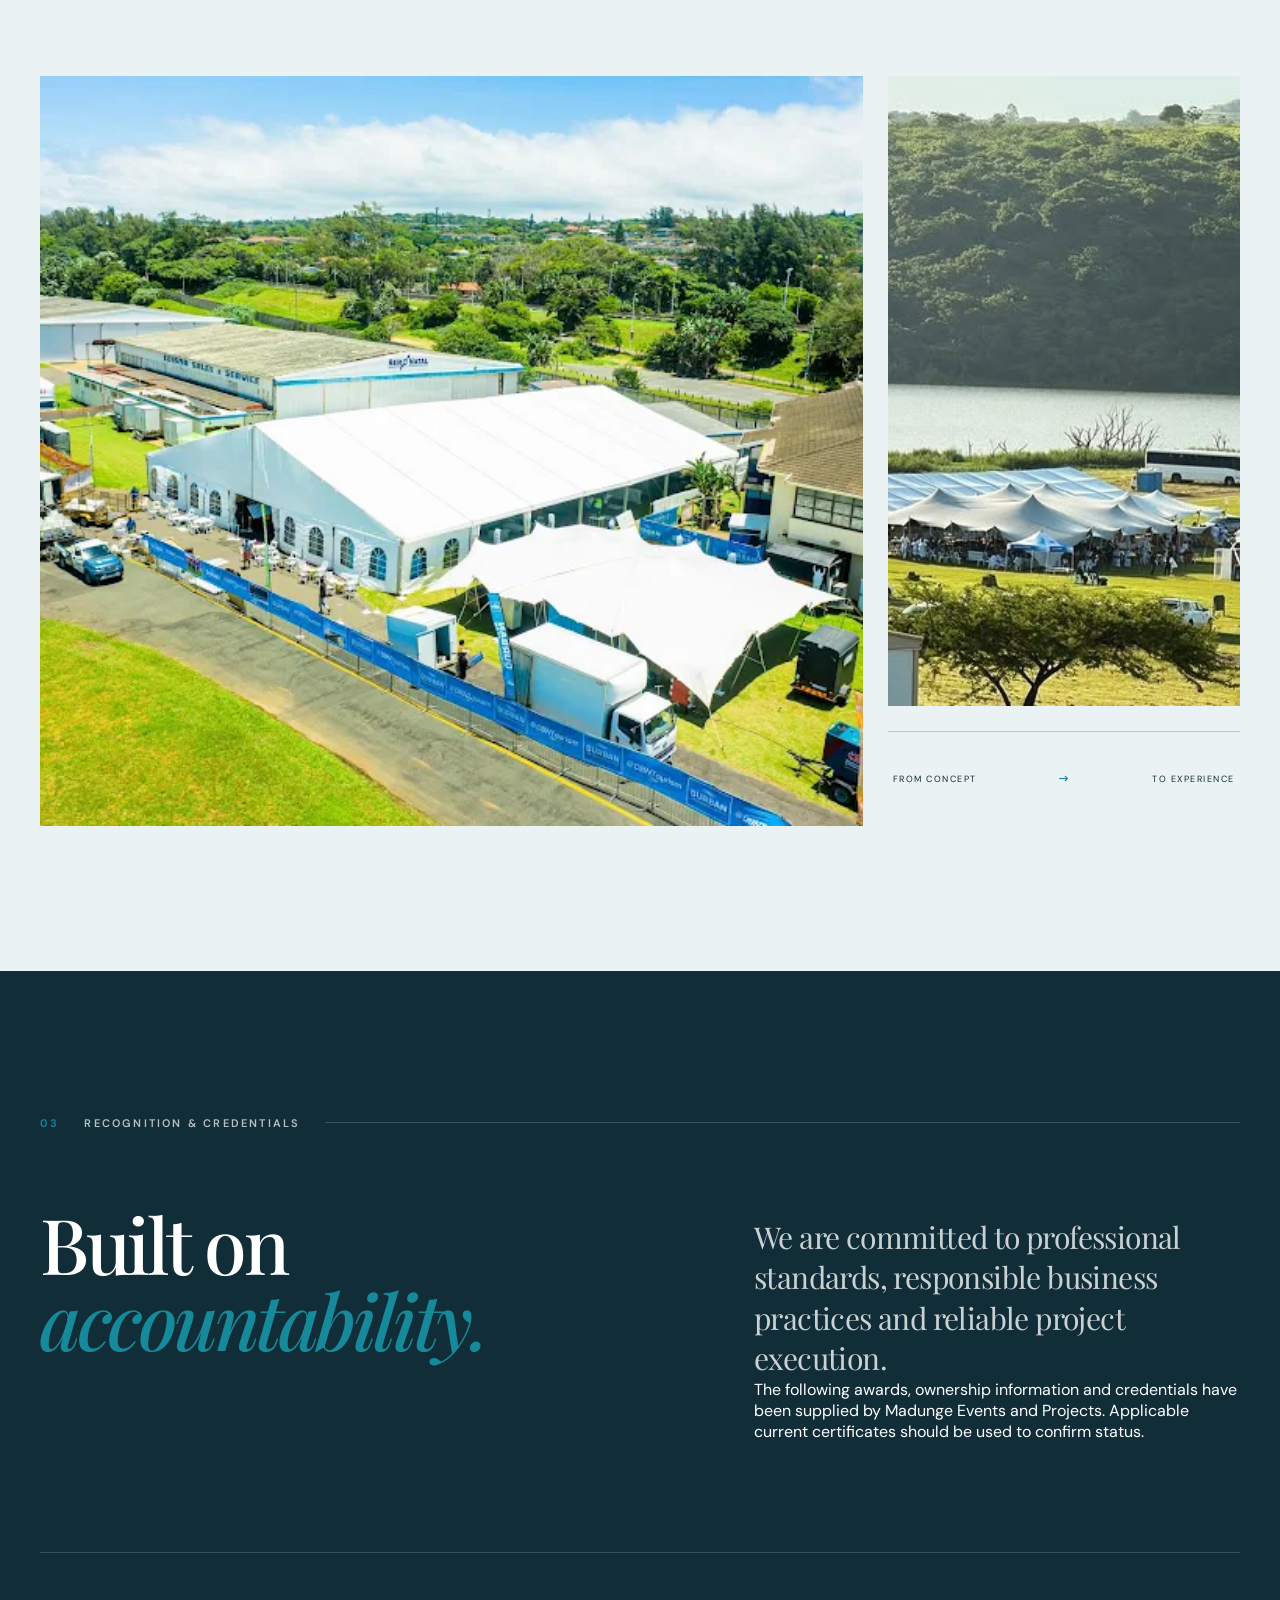
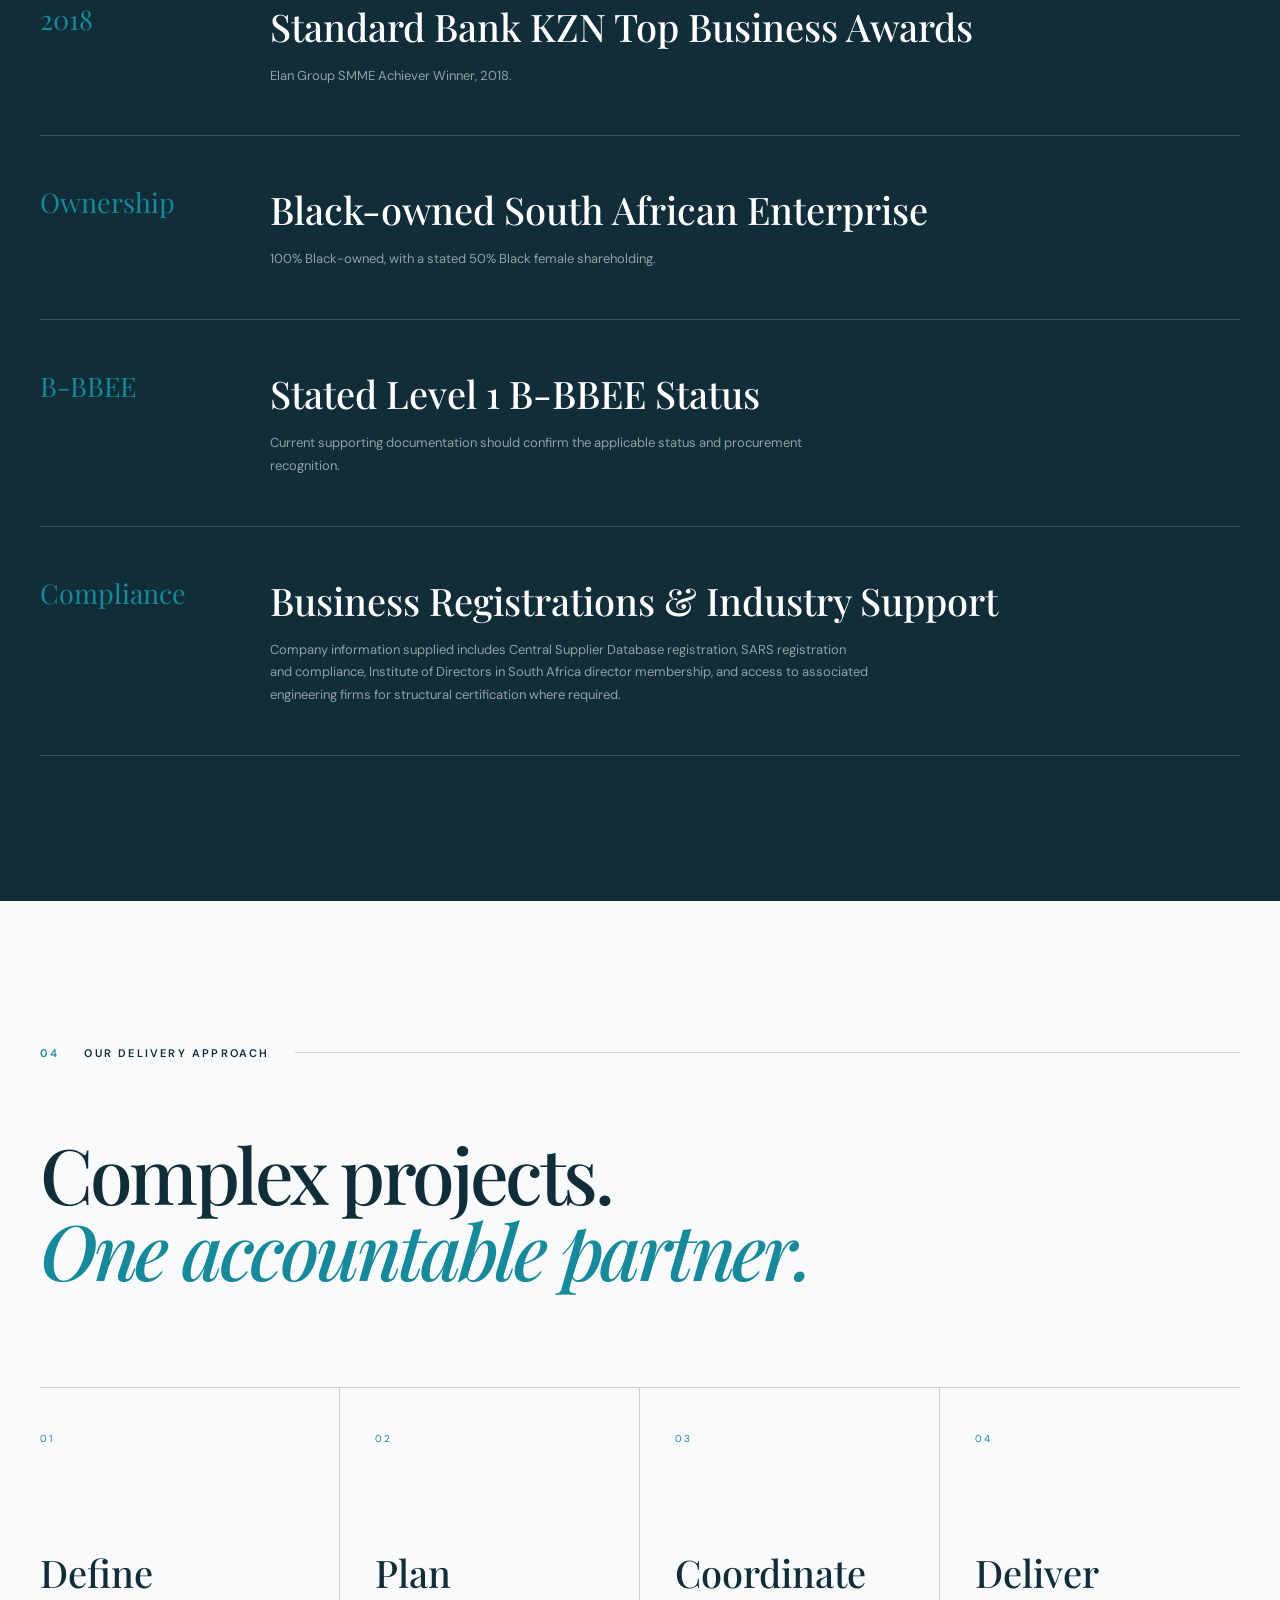
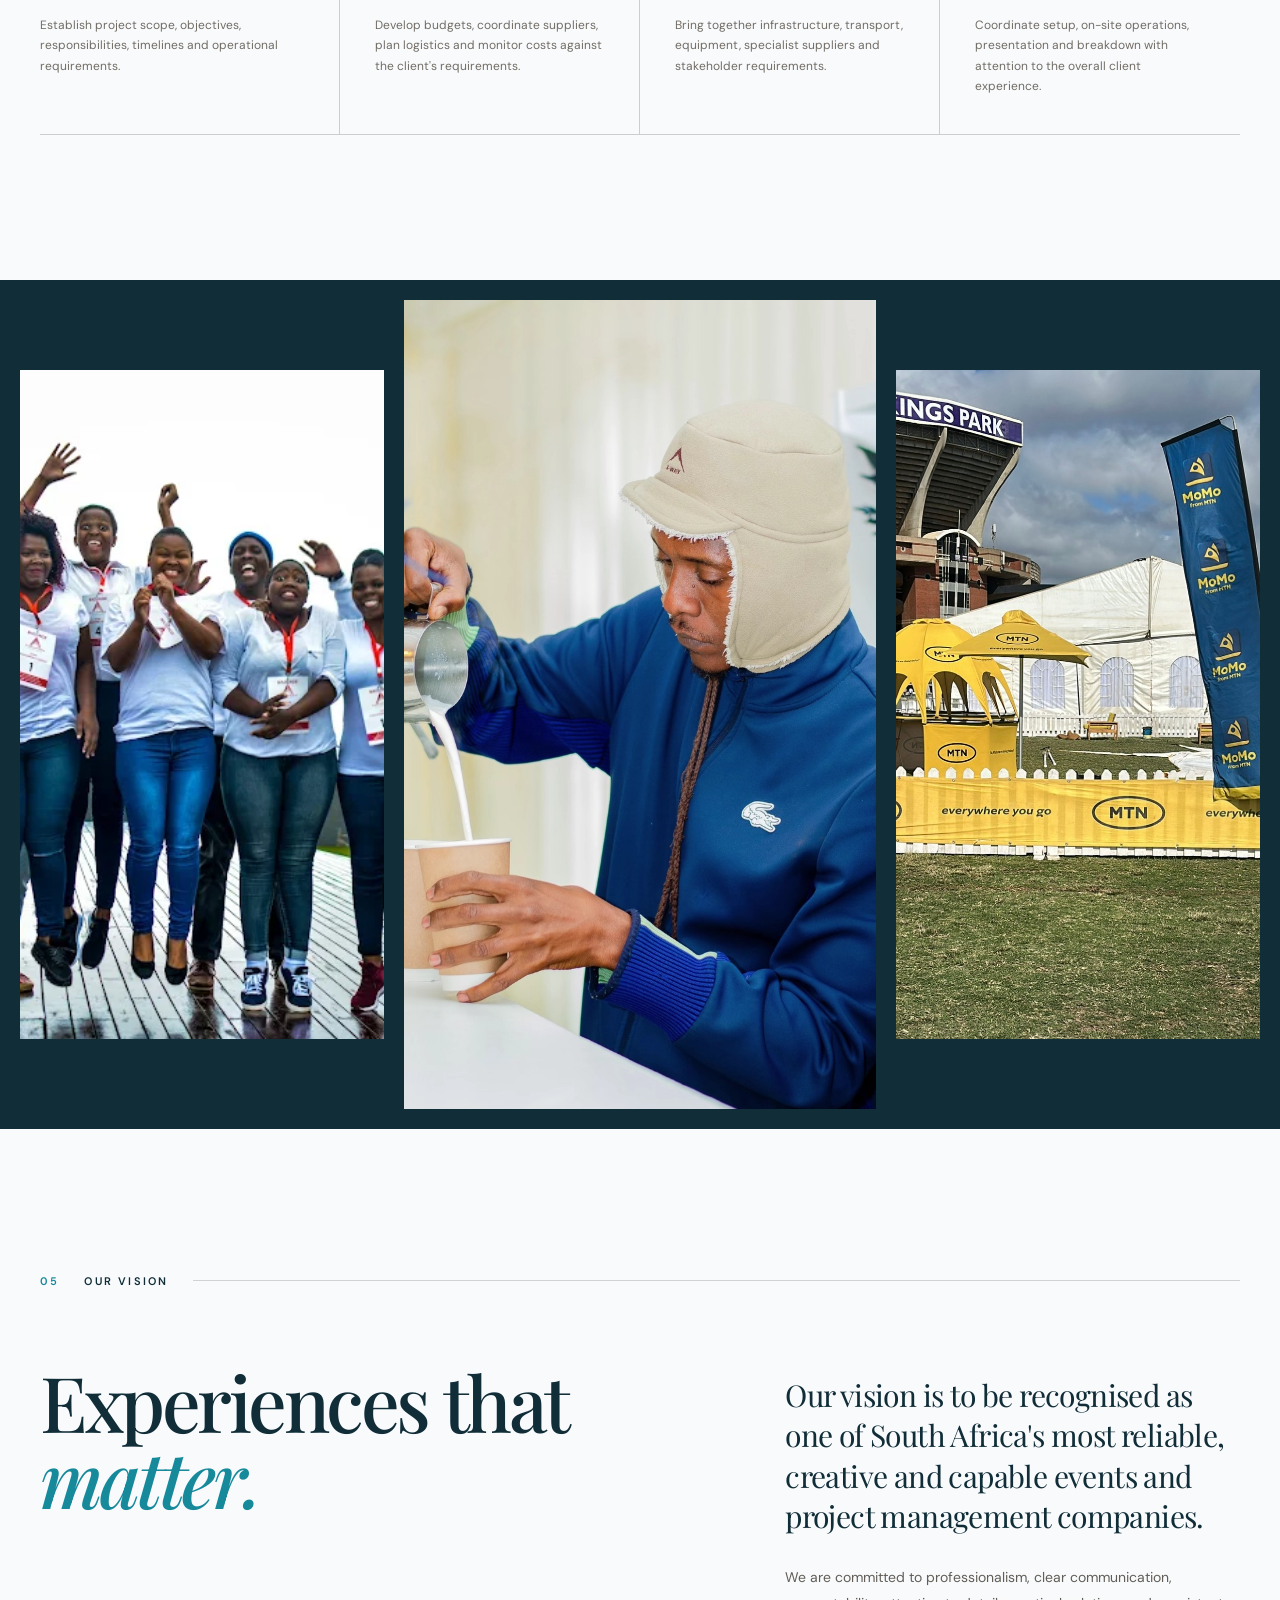
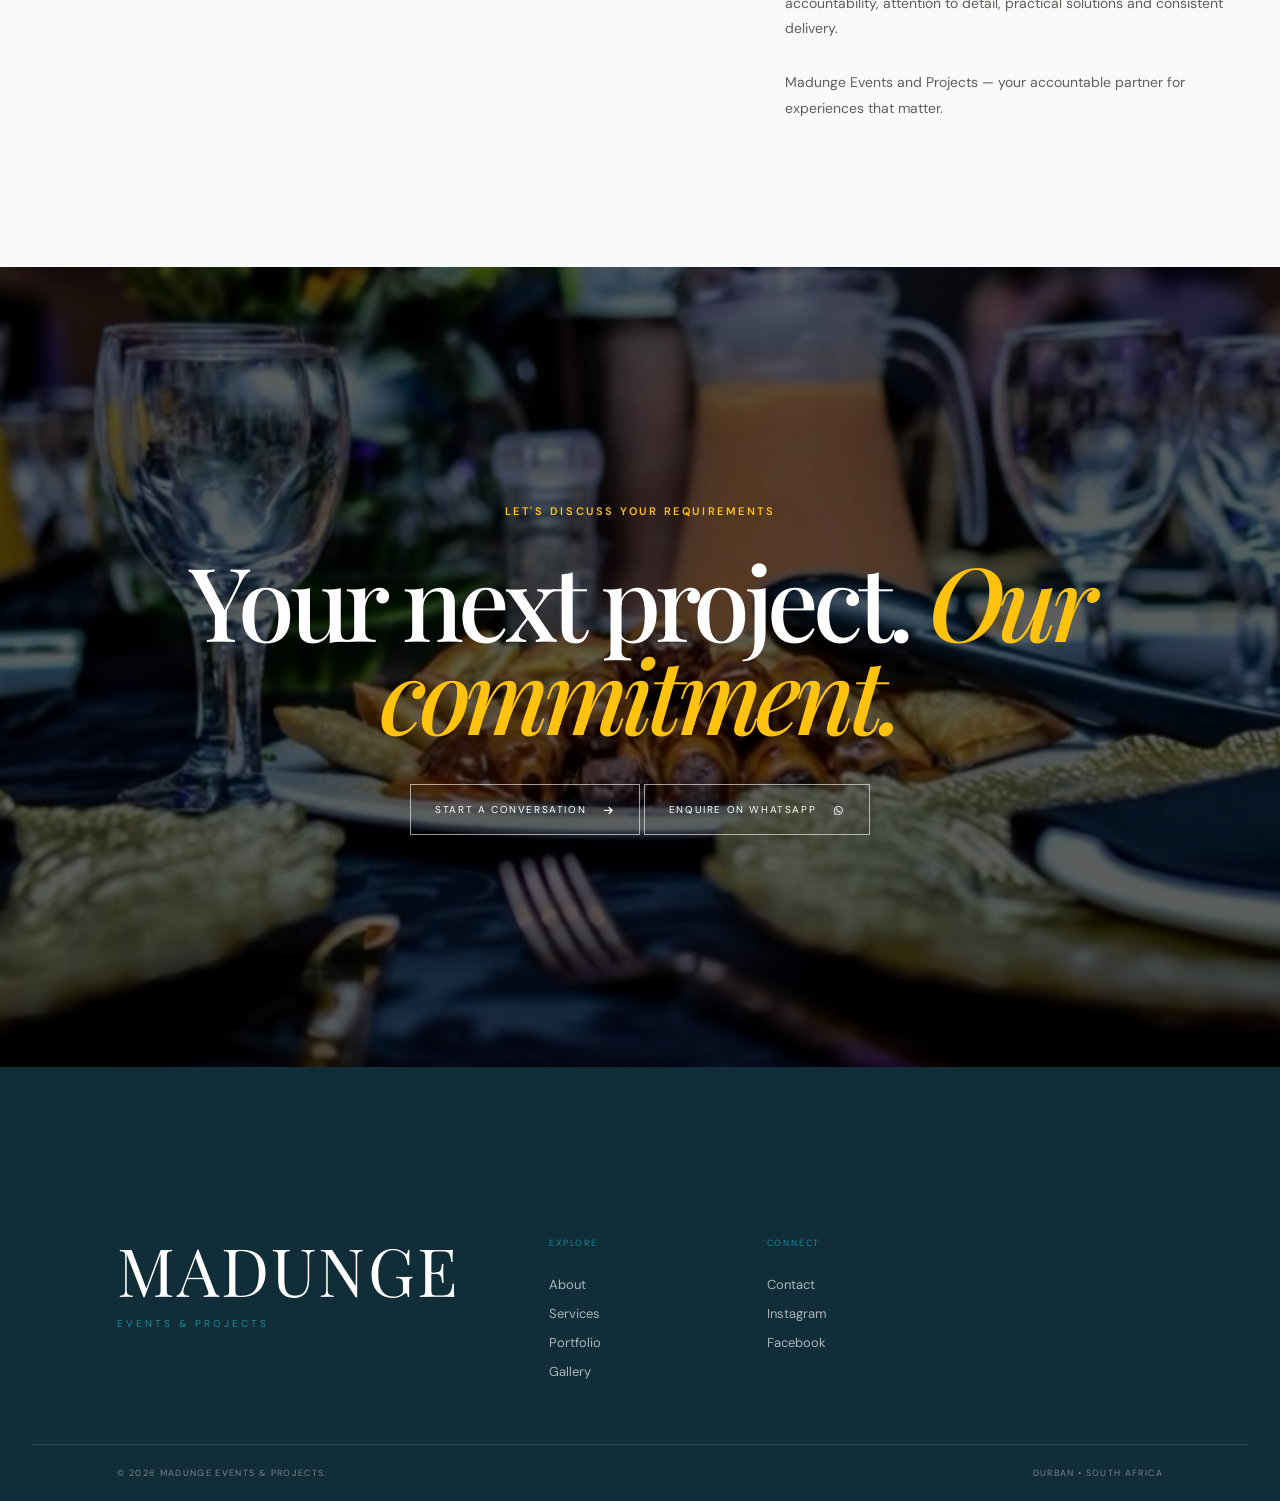
<file: about.html>
<!DOCTYPE html>
<html lang="en">

<head>
    <meta charset="UTF-8">
    <meta name="viewport" content="width=device-width, initial-scale=1.0">

    <meta name="description"
          content="Discover Madunge Events & Projects — creating memorable events, environments and experiences across South Africa.">

    <title>About | Madunge Events & Projects</title>

    <link rel="preconnect" href="https://fonts.googleapis.com">
    <link rel="preconnect" href="https://fonts.gstatic.com" crossorigin>

    <link href="https://fonts.googleapis.com/css2?family=DM+Sans:wght@300;400;500;600&family=Playfair+Display:ital,wght@0,500;0,600;1,500&display=swap"
          rel="stylesheet">

    <link rel="stylesheet"
          href="https://cdnjs.cloudflare.com/ajax/libs/font-awesome/6.5.2/css/all.min.css">

    <link rel="stylesheet" href="css/style.css">
</head>

<body>


<!-- =====================================================
     LOADER
====================================================== -->

<div class="page-loader" id="pageLoader">

    <div class="loader-inner">

        <span class="loader-eyebrow">
            Events & Projects
        </span>

        <div class="loader-brand">
            MADUNGE
        </div>

        <div class="loader-line">
            <span></span>
        </div>

    </div>

</div>



<!-- =====================================================
     NAVIGATION
====================================================== -->

<header class="site-header inner-header" id="siteHeader">

    <div class="nav-container">

        <a href="index.html" class="brand">

            <span class="brand-main">
                MADUNGE
            </span>

            <span class="brand-sub">
                Events & Projects
            </span>

        </a>


        <nav class="desktop-nav">

            <a href="index.html">Home</a>
            <a href="about.html" class="active">About</a>
            <a href="services.html">Services</a>
            <a href="portfolio.html">Portfolio</a>
            <a href="gallery.html">Gallery</a>

        </nav>


        <a href="contact.html" class="nav-enquire">

            Start a Project

            <i class="fa-solid fa-arrow-up-right-from-square"></i>

        </a>


        <button class="menu-toggle"
                id="menuToggle"
                aria-label="Open navigation">

            <span></span>
            <span></span>

        </button>

    </div>


    <div class="mobile-menu" id="mobileMenu">

        <nav>

            <a href="index.html">Home</a>
            <a href="about.html">About</a>
            <a href="services.html">Services</a>
            <a href="portfolio.html">Portfolio</a>
            <a href="gallery.html">Gallery</a>
            <a href="contact.html">Contact</a>

        </nav>

    </div>

</header>







<!-- ABOUT HERO -->
<section class="about-hero">

    <div class="about-hero-bg">
        <img src="assets/images/marquee-aerial-04.webp"
             alt="Event infrastructure delivered by Madunge Events and Projects">
    </div>

    <div class="about-hero-overlay"></div>

    <div class="about-hero-content">

        <p class="hero-kicker reveal">
            About Madunge Events and Projects
        </p>

        <h1 class="reveal">
            One partner.
            <em>Integrated delivery.</em>
        </h1>

        <div class="about-hero-bottom reveal">

            <p>
                A proudly South African, 100% Black-owned company
                delivering events, infrastructure and project
                management solutions.
            </p>

            <span>Durban • Nationwide Capability</span>

        </div>

    </div>

</section>





<!-- INTRO -->
<section class="about-intro section">

    <div class="container">

        <div class="section-label reveal">
            <span>01</span>
            <p>Our story</p>
        </div>

        <div class="about-intro-grid">

            <div>
                <h2 class="display-heading reveal">
                    Proudly South African.
                    <em>Built to deliver.</em>
                </h2>
            </div>

            <div class="about-intro-copy">

                <p class="large-copy reveal">
                    Madunge Events and Projects is a 100% Black-owned
                    events, infrastructure and project management
                    company headquartered in Durban, KwaZulu-Natal,
                    with the capability to deliver projects across
                    South Africa.
                </p>

                <p class="reveal">
                    We work with corporate organisations, government
                    institutions, brands, event professionals, venues
                    and private clients to turn plans into professionally
                    delivered experiences.
                </p>

                <p class="reveal">
                    Our integrated approach brings planning, event
                    infrastructure, logistics, hospitality, activations
                    and project coordination together through one
                    accountable partner. Every solution is tailored
                    to the client's objectives, audience, budget,
                    venue and timeline.
                </p>

            </div>

        </div>

    </div>

</section>



<!-- LEADERSHIP -->
<section class="about-story">

    <div class="about-story-image reveal-image">

        <img src="assets/images/madunge-team2.webp"
             alt="Madunge Events and Projects team">

    </div>

    <div class="about-story-content">

        <span class="eyebrow reveal">
            Leadership & experience
        </span>

        <h2 class="reveal">
            Commercial insight.
            <em>Practical delivery.</em>
        </h2>

        <p class="reveal">
            Established in 2005, Madunge Events and Projects has built
            experience delivering events, infrastructure and projects
            for a range of clients and industries.
        </p>

        <p class="reveal">
            Madunge Events and Projects is led by Managing Executive
            Sifiso Kalinjani, a marketing and business professional
            with experience in corporate management, marketing
            strategy, events, promotions and stakeholder engagement.
        </p>

        <p class="reveal">
            His professional background includes experience associated
            with The Holiday Club, African Bank, FNB, Absa and MTN
            South Africa, where he served as a Marketing Manager.
            He also previously chaired the MTN KwaZulu-Natal
            Regional Executive Committee.
        </p>

        <p class="reveal">
            His governance experience includes non-executive
            directorships and chairperson roles associated with
            music, tourism and film industry organisations.
        </p>

    </div>

</section>




<!-- =====================================================
     SCALE
====================================================== -->

<section class="about-scale section">

    <div class="container">

        <div class="section-label reveal">

            <span>02</span>
            <p>Capability</p>

        </div>


        <div class="about-scale-heading">

            <h2 class="display-heading reveal">

                The vision can be
                <em>big.</em>

            </h2>


            <p class="reveal">
                Our capabilities extend from the smallest
                finishing detail to the infrastructure required
                for large-scale event environments.
            </p>

        </div>


        <div class="about-scale-gallery">

            <div class="scale-gallery-main reveal-image">

                <img src="assets/images/marquee-aerial-02.webp"
                     alt="Madunge large marquee event">

            </div>


            <div class="scale-gallery-side">

                <div class="reveal-image">

                    <img src="assets/images/marquee-aerial-05.webp"
                         alt="Madunge event infrastructure">

                </div>


                <div class="scale-caption reveal">

                    <span>
                        From concept
                    </span>

                    <i class="fa-solid fa-arrow-right-long"></i>

                    <span>
                        To experience
                    </span>

                </div>

            </div>

        </div>

    </div>

</section>





    
<!-- RECOGNITION & CREDENTIALS -->
<section class="recognition section">

    <div class="container">

        <div class="section-label light-label reveal">
            <span>03</span>
            <p>Recognition & credentials</p>
        </div>

        <div class="recognition-grid">

            <div>
                <h2 class="display-heading reveal">
                    Built on
                    <em>accountability.</em>
                </h2>
            </div>

            <div class="recognition-copy">

                <p class="large-copy reveal">
                    We are committed to professional standards,
                    responsible business practices and reliable
                    project execution.
                </p>

                <p class="reveal">
                    The following awards, ownership information
                    and credentials have been supplied by Madunge
                    Events and Projects. Applicable current
                    certificates should be used to confirm status.
                </p>

            </div>

        </div>

        <div class="recognition-list">

            <div class="recognition-item reveal">

                <span class="recognition-year">2018</span>

                <div>
                    <h3>Standard Bank KZN Top Business Awards</h3>

                    <p>
                        Elan Group SMME Achiever Winner, 2018.
                    </p>
                </div>

            </div>

            <div class="recognition-item reveal">

                <span class="recognition-year">Ownership</span>

                <div>
                    <h3>Black-owned South African Enterprise</h3>

                    <p>
                        100% Black-owned, with a stated 50% Black
                        female shareholding.
                    </p>
                </div>

            </div>

            <div class="recognition-item reveal">

                <span class="recognition-year">B-BBEE</span>

                <div>
                    <h3>Stated Level 1 B-BBEE Status</h3>

                    <p>
                        Current supporting documentation should
                        confirm the applicable status and procurement
                        recognition.
                    </p>
                </div>

            </div>

            <div class="recognition-item reveal">

                <span class="recognition-year">Compliance</span>

                <div>
                    <h3>Business Registrations & Industry Support</h3>

                    <p>
                        Company information supplied includes Central
                        Supplier Database registration, SARS registration
                        and compliance, Institute of Directors in South
                        Africa director membership, and access to
                        associated engineering firms for structural
                        certification where required.
                    </p>
                </div>

            </div>

        </div>

    </div>

</section>






<!-- OUR DELIVERY APPROACH -->
<section class="about-approach section">

    <div class="container">

        <div class="section-label reveal">
            <span>04</span>
            <p>Our delivery approach</p>
        </div>

        <div class="approach-heading">

            <h2 class="display-heading reveal">
                Complex projects.
                <br>
                <em>One accountable partner.</em>
            </h2>

        </div>

        <div class="approach-grid">

            <div class="approach-item reveal">
                <span>01</span>
                <h3>Define</h3>
                <p>
                    Establish project scope, objectives,
                    responsibilities, timelines and operational
                    requirements.
                </p>
            </div>

            <div class="approach-item reveal">
                <span>02</span>
                <h3>Plan</h3>
                <p>
                    Develop budgets, coordinate suppliers,
                    plan logistics and monitor costs against
                    the client's requirements.
                </p>
            </div>

            <div class="approach-item reveal">
                <span>03</span>
                <h3>Coordinate</h3>
                <p>
                    Bring together infrastructure, transport,
                    equipment, specialist suppliers and
                    stakeholder requirements.
                </p>
            </div>

            <div class="approach-item reveal">
                <span>04</span>
                <h3>Deliver</h3>
                <p>
                    Coordinate setup, on-site operations,
                    presentation and breakdown with attention
                    to the overall client experience.
                </p>
            </div>

        </div>

    </div>

</section>


<!-- =====================================================
     TEAM / PEOPLE IMAGE
====================================================== -->

<section class="people-feature">

    <div class="people-feature-grid">


        <div class="people-photo">

            <img src="assets/images/madunge-team.webp"
                 alt="Madunge Events team">

        </div>


        <div class="people-photo">

            <img src="assets/images/madunge-team3.webp"
                 alt="Madunge Events team member">

        </div>


        <div class="people-photo">

            <img src="assets/images/IMG_5711.JPG"
                 alt="Madunge Events team">

        </div>


    </div>

</section>



<!-- VISION & COMMITMENT -->
<section class="about-intro section">

    <div class="container">

        <div class="section-label reveal">
            <span>05</span>
            <p>Our vision</p>
        </div>

        <div class="about-intro-grid">

            <div>
                <h2 class="display-heading reveal">
                    Experiences that
                    <em>matter.</em>
                </h2>
            </div>

            <div class="about-intro-copy">

                <p class="large-copy reveal">
                    Our vision is to be recognised as one of
                    South Africa's most reliable, creative and
                    capable events and project management companies.
                </p>

                <p class="reveal">
                    We are committed to professionalism, clear
                    communication, accountability, attention to detail,
                    practical solutions and consistent delivery.
                </p>

                <p class="reveal">
                    Madunge Events and Projects — your accountable
                    partner for experiences that matter.
                </p>

            </div>

        </div>

    </div>

</section>




<!-- CTA -->
<section class="final-cta about-final-cta">

    <div class="final-cta-bg">
        <img src="assets/images/luxury-table-05.webp"
             alt="Event environment by Madunge Events and Projects">
    </div>

    <div class="final-cta-overlay"></div>

    <div class="final-cta-content">

        <span class="eyebrow reveal">
            Let's discuss your requirements
        </span>

        <h2 class="reveal">
            Your next project.
            <em>Our commitment.</em>
        </h2>

        <a href="contact.html" class="cta-button reveal">
            Start a conversation
            <i class="fa-solid fa-arrow-right"></i>
        </a>

        <a href="https://wa.me/27837638244?text=Hello%20Madunge%20Events%20and%20Projects.%20I%20would%20like%20to%20discuss%20a%20project."
           class="cta-button reveal"
           target="_blank"
           rel="noopener noreferrer"
           style="margin-top:14px;">

            Enquire on WhatsApp
            <i class="fa-brands fa-whatsapp"></i>

        </a>

    </div>

</section>



<!-- =====================================================
     FOOTER
====================================================== -->

<footer class="footer">

    <div class="container">


        <div class="footer-top">


            <div class="footer-brand">

                <span class="footer-logo">
                    MADUNGE
                </span>

                <p>
                    Events & Projects
                </p>

            </div>



            <div class="footer-links">


                <div>

                    <span class="footer-heading">
                        Explore
                    </span>

                    <a href="about.html">About</a>
                    <a href="services.html">Services</a>
                    <a href="portfolio.html">Portfolio</a>
                    <a href="gallery.html">Gallery</a>

                </div>



                <div>

                    <span class="footer-heading">
                        Connect
                    </span>

                    <a href="contact.html">Contact</a>

                    <a href="https://www.instagram.com/madungeevents/"
   target="_blank"
   rel="noopener noreferrer">
    Instagram
</a>

<a href="https://www.facebook.com/367546593577788"
   target="_blank"
   rel="noopener noreferrer">
    Facebook
</a>

                </div>


            </div>


        </div>



        <div class="footer-bottom">

            <p>
                © <span id="currentYear"></span>
                Madunge Events & Projects.
            </p>

            <p>
                Durban • South Africa
            </p>

        </div>


    </div>

</footer>


<script src="js/main.js"></script>

</body>
</html>
</file>
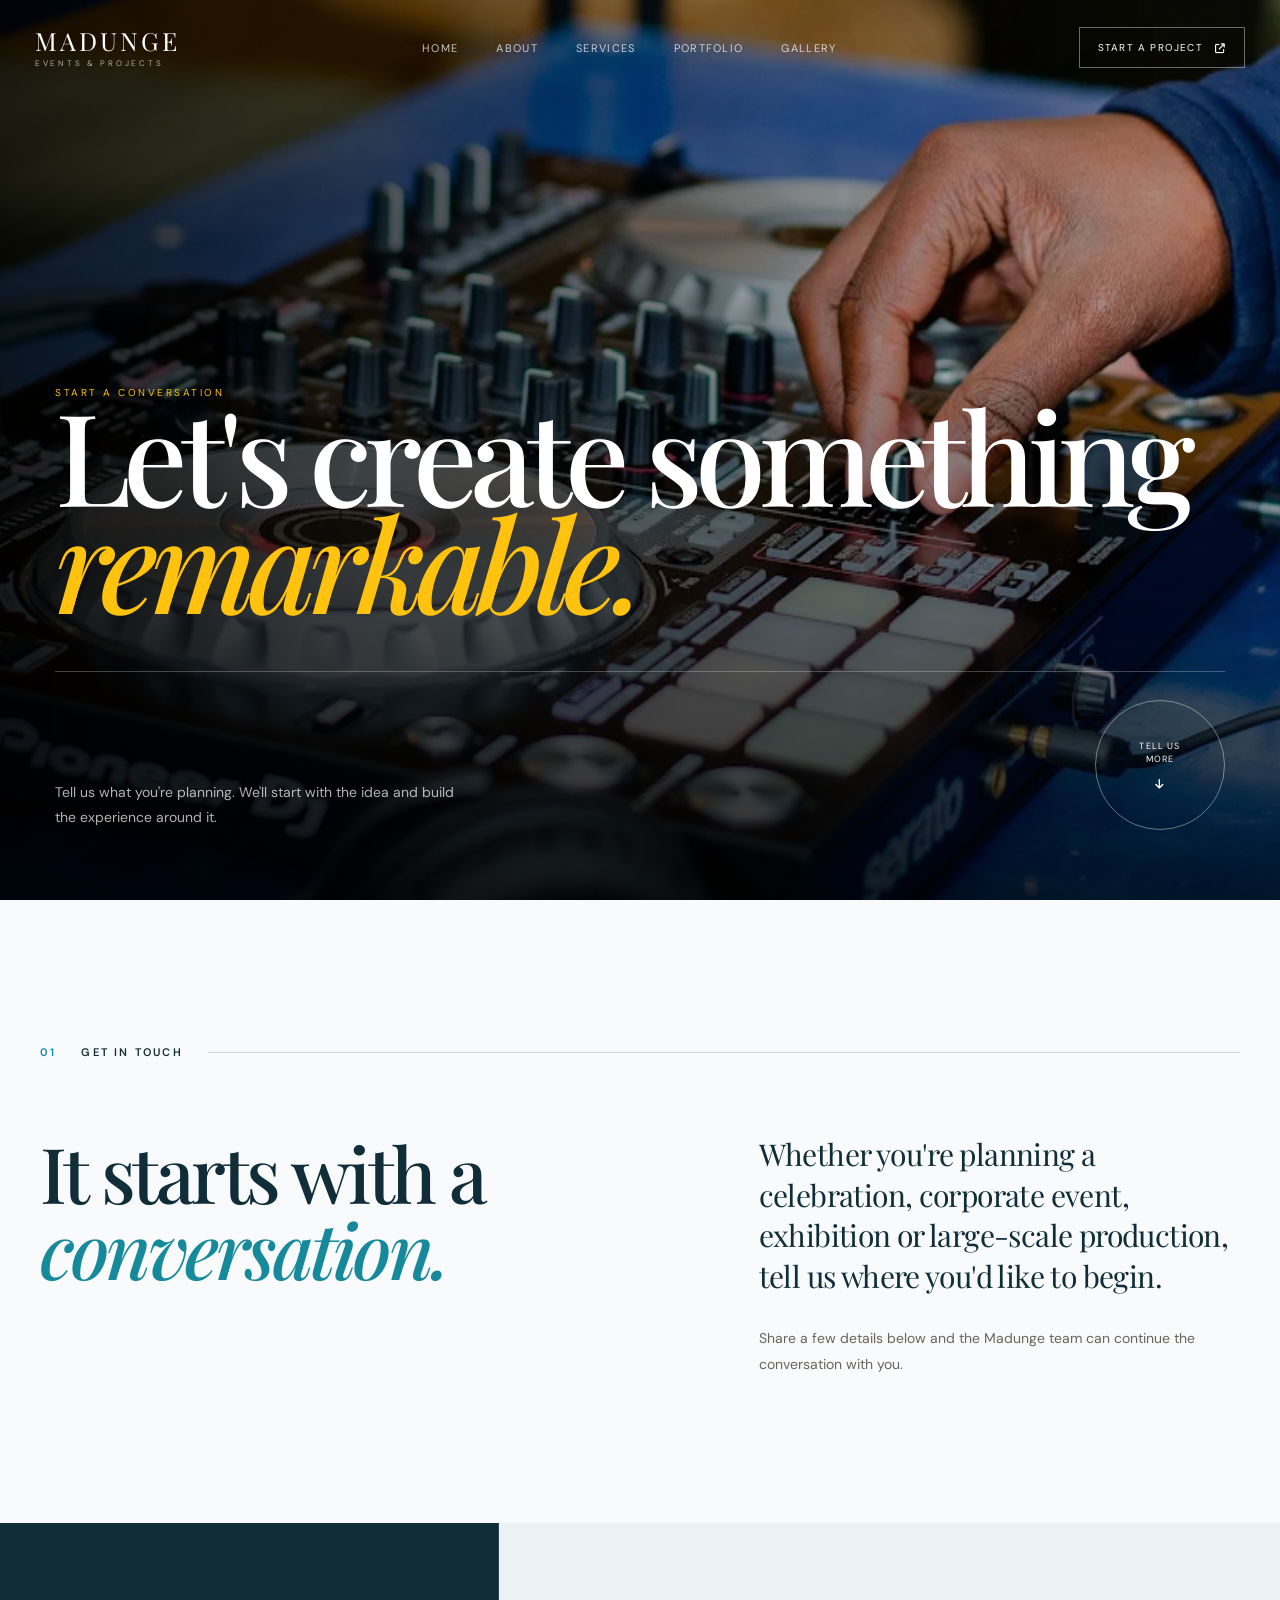
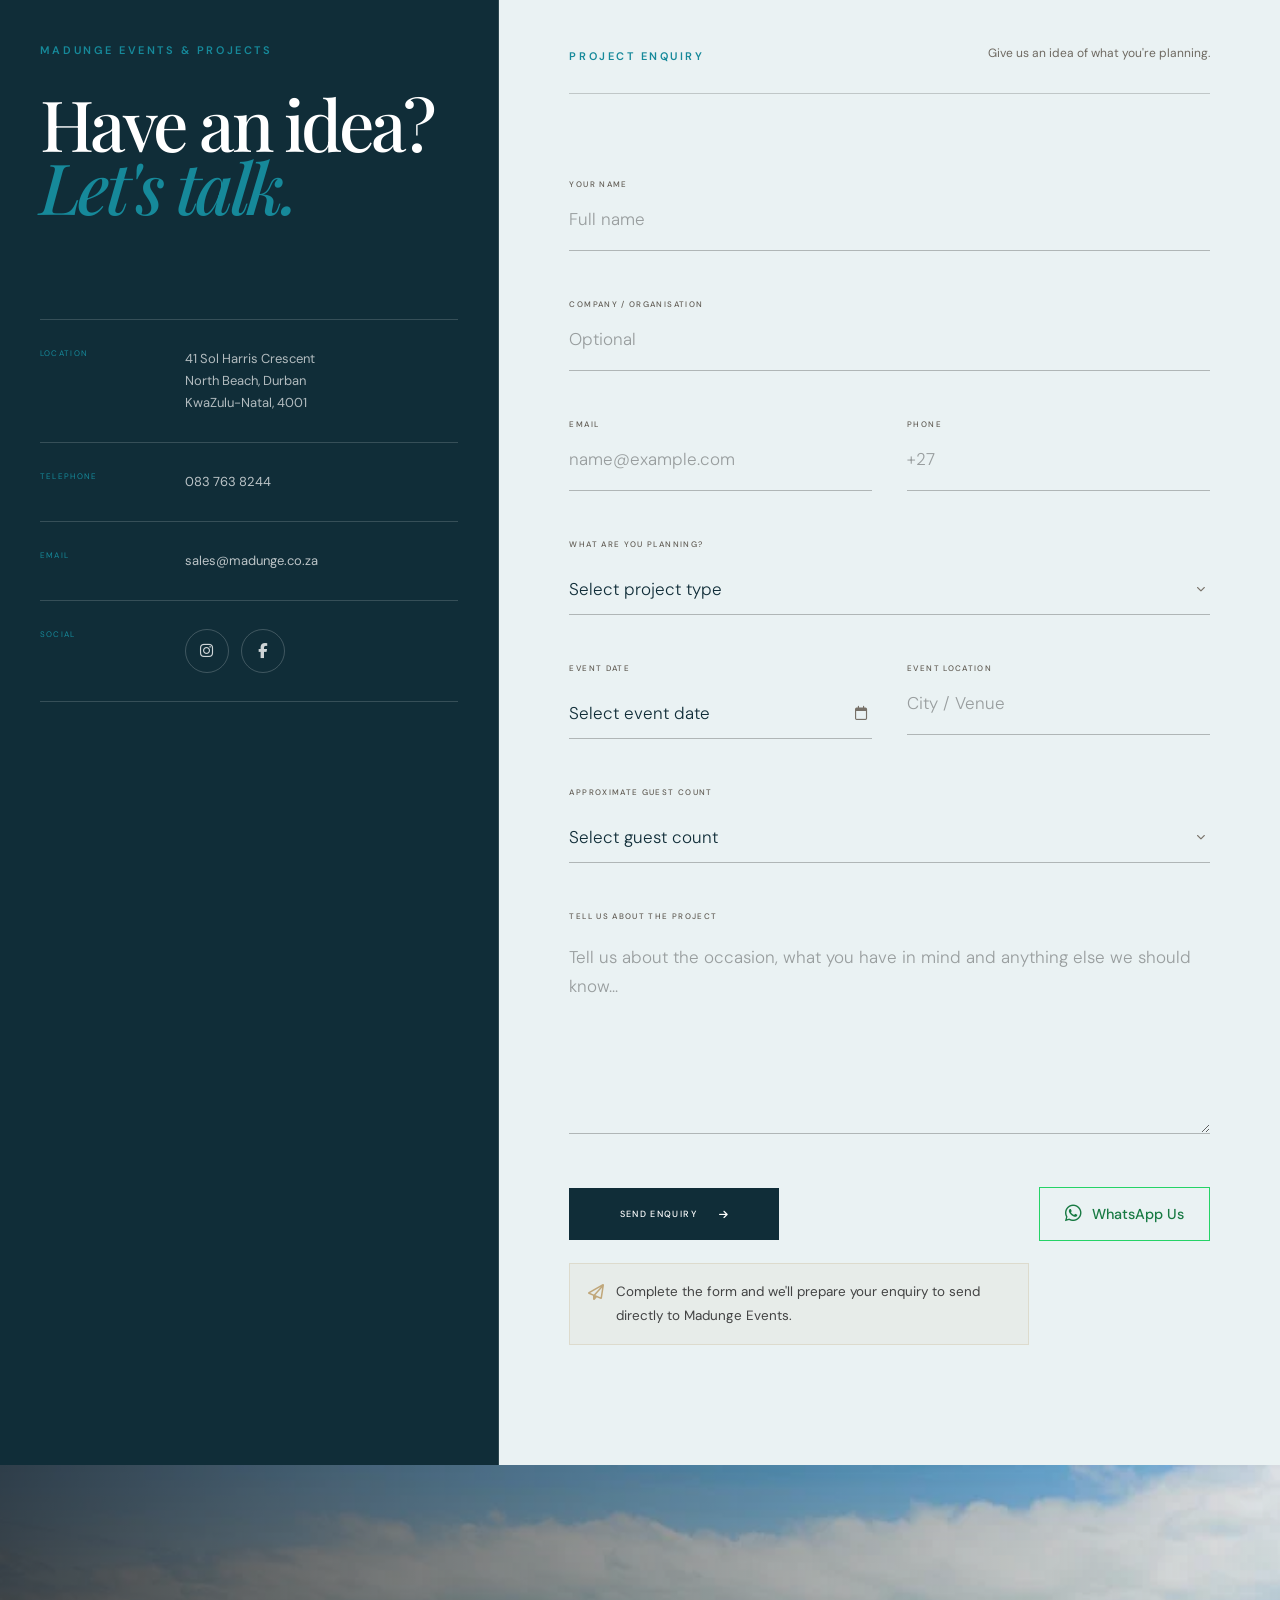
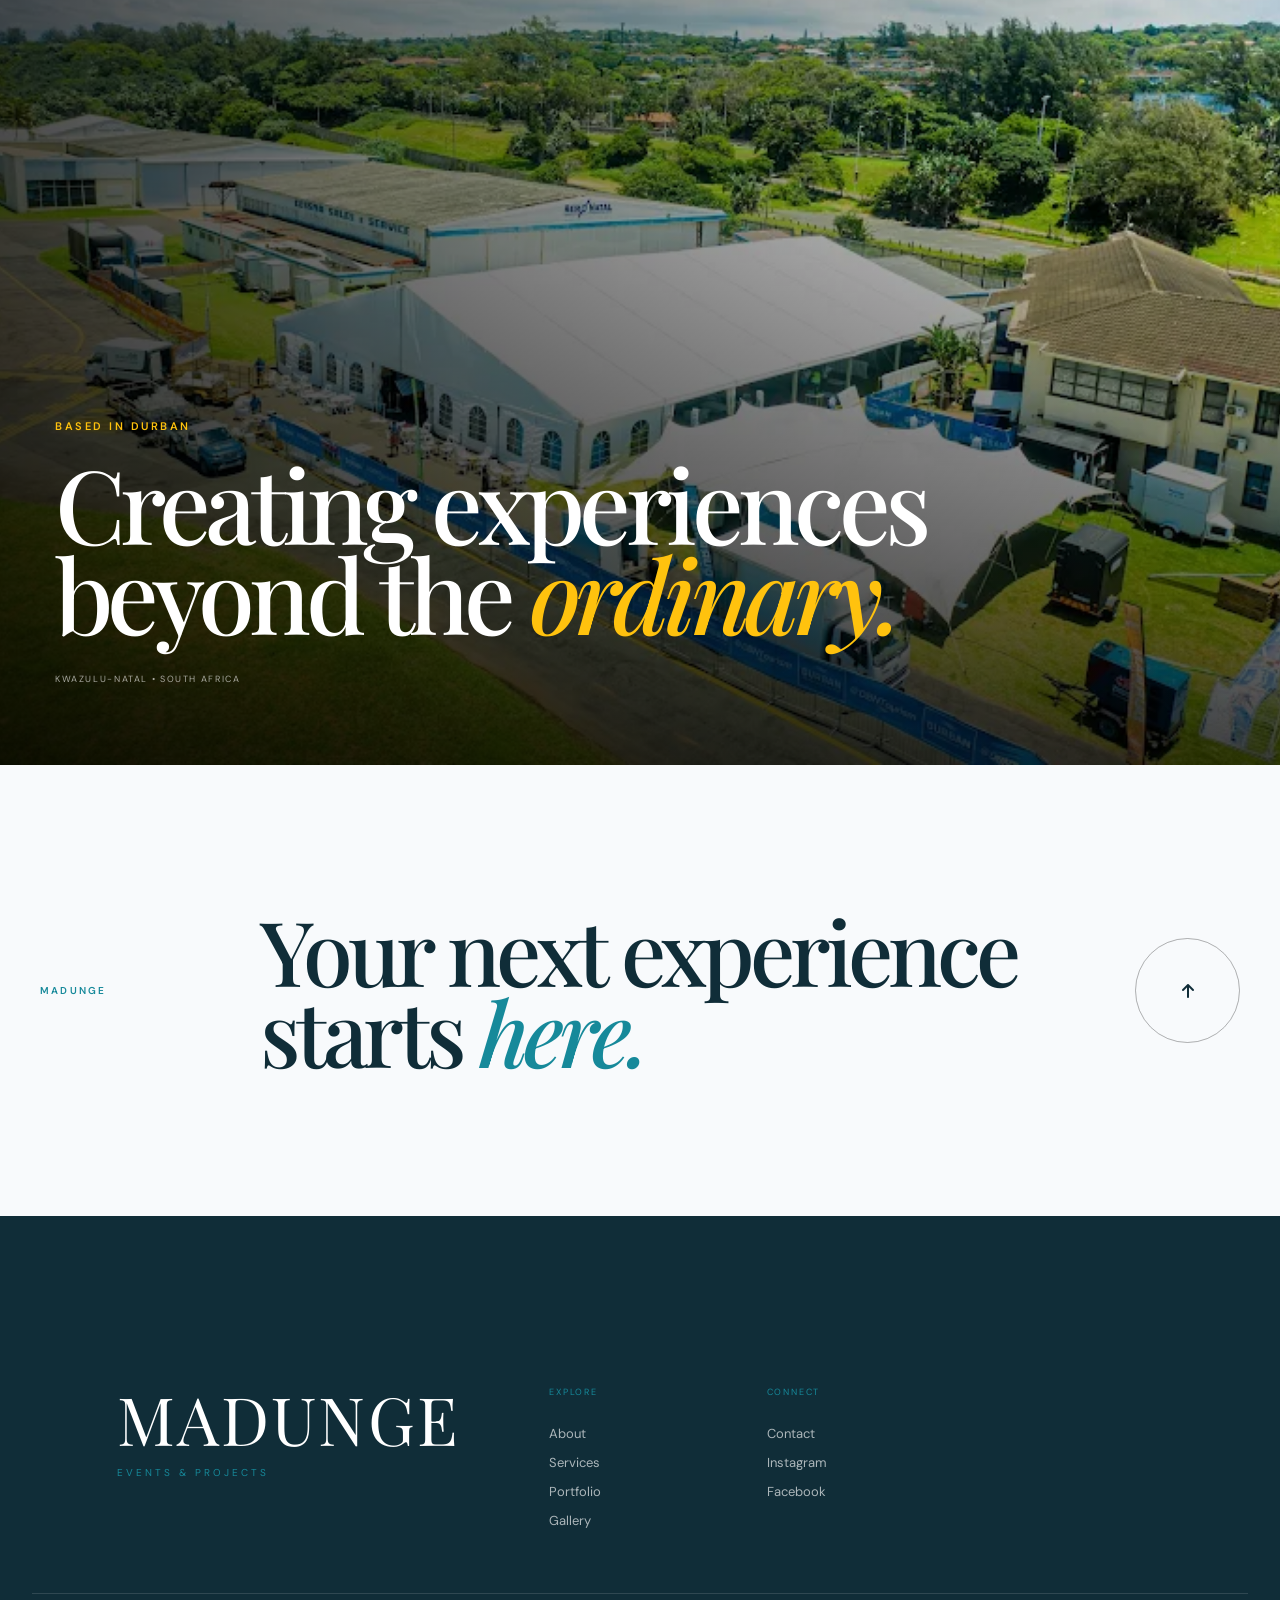
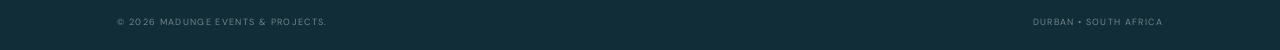
<file: contact.html>
<!DOCTYPE html>
<html lang="en">

<head>
    <meta charset="UTF-8">
    <meta name="viewport" content="width=device-width, initial-scale=1.0">

    <meta name="description"
          content="Start a conversation with Madunge Events & Projects about your next event, celebration or project.">

    <title>Contact | Madunge Events & Projects</title>

    <link rel="preconnect" href="https://fonts.googleapis.com">
    <link rel="preconnect" href="https://fonts.gstatic.com" crossorigin>

    <link href="https://fonts.googleapis.com/css2?family=DM+Sans:wght@300;400;500;600&family=Playfair+Display:ital,wght@0,500;0,600;1,500&display=swap"
          rel="stylesheet">

    <link rel="stylesheet"
          href="https://cdnjs.cloudflare.com/ajax/libs/font-awesome/6.5.2/css/all.min.css">

    <link rel="stylesheet" href="css/style.css">
</head>


<body>


<!-- =====================================================
     LOADER
====================================================== -->

<div class="page-loader" id="pageLoader">

    <div class="loader-inner">

        <span class="loader-eyebrow">
            Start a Conversation
        </span>

        <div class="loader-brand">
            MADUNGE
        </div>

        <div class="loader-line">
            <span></span>
        </div>

    </div>

</div>



<!-- =====================================================
     NAVIGATION
====================================================== -->

<header class="site-header inner-header" id="siteHeader">

    <div class="nav-container">

        <a href="index.html" class="brand">

            <span class="brand-main">
                MADUNGE
            </span>

            <span class="brand-sub">
                Events & Projects
            </span>

        </a>


        <nav class="desktop-nav">

            <a href="index.html">Home</a>
            <a href="about.html">About</a>
            <a href="services.html">Services</a>
            <a href="portfolio.html">Portfolio</a>
            <a href="gallery.html">Gallery</a>

        </nav>


        <a href="contact.html"
           class="nav-enquire active">

            Start a Project

            <i class="fa-solid fa-arrow-up-right-from-square"></i>

        </a>


        <button class="menu-toggle"
                id="menuToggle"
                aria-label="Open navigation">

            <span></span>
            <span></span>

        </button>

    </div>


    <div class="mobile-menu" id="mobileMenu">

        <nav>

            <a href="index.html">Home</a>
            <a href="about.html">About</a>
            <a href="services.html">Services</a>
            <a href="portfolio.html">Portfolio</a>
            <a href="gallery.html">Gallery</a>
            <a href="contact.html">Contact</a>

        </nav>

    </div>

</header>



<main>


<!-- =====================================================
     CONTACT HERO
====================================================== -->

<section class="contact-hero">

    <div class="contact-hero-bg">

        <img src="assets/images/event-detail6.jpg"
             alt="Madunge event detail">

    </div>

    <div class="contact-hero-overlay"></div>


    <div class="contact-hero-content">

        <span class="hero-kicker reveal">
            Start a Conversation
        </span>


        <h1 class="reveal">

            Let's create
            something
            <em>remarkable.</em>

        </h1>


        <div class="contact-hero-bottom reveal">

            <p>
                Tell us what you're planning.
                We'll start with the idea and build
                the experience around it.
            </p>


            <a href="#enquiry"
               class="circle-link">

                <span>
                    Tell us<br>
                    more
                </span>

                <i class="fa-solid fa-arrow-down"></i>

            </a>

        </div>

    </div>

</section>



<!-- =====================================================
     CONTACT INTRO
====================================================== -->

<section class="contact-intro section">

    <div class="container">

        <div class="section-label reveal">

            <span>01</span>
            <p>Get in touch</p>

        </div>


        <div class="contact-intro-grid">

            <h2 class="display-heading reveal">

                It starts with a
                <em>conversation.</em>

            </h2>


            <div class="contact-intro-copy">

                <p class="large-copy reveal">
                    Whether you're planning a celebration,
                    corporate event, exhibition or large-scale
                    production, tell us where you'd like to begin.
                </p>

                <p class="reveal">
                    Share a few details below and the Madunge
                    team can continue the conversation with you.
                </p>

            </div>

        </div>

    </div>

</section>



<!-- =====================================================
     ENQUIRY SECTION
====================================================== -->

<section class="contact-enquiry"
         id="enquiry">


    <!-- LEFT SIDE -->

    <div class="contact-details">

        <div class="contact-details-inner">


            <span class="eyebrow reveal">
                Madunge Events & Projects
            </span>


            <h2 class="reveal">

                Have an idea?
                <em>Let's talk.</em>

            </h2>


            <div class="contact-info-list">


                <!-- LOCATION -->

<div class="contact-info-item reveal">

    <span>
        Location
    </span>

    <p>
        41 Sol Harris Crescent<br>
        North Beach, Durban<br>
        KwaZulu-Natal, 4001
    </p>

</div>


<!-- TELEPHONE -->

<div class="contact-info-item reveal">

    <span>
        Telephone
    </span>

    <p>
        <a href="tel:+27837638244"
           class="contact-detail-link">
            083 763 8244
        </a>
    </p>

</div>


<!-- EMAIL -->

<div class="contact-info-item reveal">

    <span>
        Email
    </span>

    <p>
        <a href="mailto:sales@madunge.co.za"
           class="contact-detail-link">
            sales@madunge.co.za
        </a>
    </p>

</div>


                <div class="contact-info-item reveal">

                    <span>
                        Social
                    </span>

                    <div class="contact-socials contact-social-icons">

    <a href="https://www.instagram.com/madungeevents/"
       target="_blank"
       rel="noopener noreferrer"
       aria-label="Madunge Events on Instagram">

        <i class="fa-brands fa-instagram"></i>

    </a>

    <a href="https://www.facebook.com/367546593577788"
       target="_blank"
       rel="noopener noreferrer"
       aria-label="Madunge Events and Projects on Facebook">

        <i class="fa-brands fa-facebook-f"></i>

    </a>

</div>

                </div>


            </div>

        </div>

    </div>



    <!-- FORM SIDE -->

    <div class="contact-form-side">

        <div class="contact-form-header">

            <span class="eyebrow reveal">
                Project Enquiry
            </span>

            <p class="reveal">
                Give us an idea of what you're planning.
            </p>

        </div>


        <form class="project-form"
              id="projectForm">


            <!-- NAME -->

            <div class="form-group reveal">

                <label for="name">
                    Your name
                </label>

                <input type="text"
                       id="name"
                       name="name"
                       placeholder="Full name"
                       required>

            </div>



            <!-- COMPANY -->

            <div class="form-group reveal">

                <label for="company">
                    Company / Organisation
                </label>

                <input type="text"
                       id="company"
                       name="company"
                       placeholder="Optional">

            </div>



            <!-- EMAIL + PHONE -->

            <div class="form-row">

                <div class="form-group reveal">

                    <label for="email">
                        Email
                    </label>

                    <input type="email"
                           id="email"
                           name="email"
                           placeholder="name@example.com"
                           required>

                </div>


                <div class="form-group reveal">

                    <label for="phone">
                        Phone
                    </label>

                    <input type="tel"
                           id="phone"
                           name="phone"
                           placeholder="+27">

                </div>

            </div>



            <!-- EVENT TYPE -->

<div class="form-group custom-select-group reveal">

    <label>
        What are you planning?
    </label>

    <input type="hidden"
           id="eventType"
           name="eventType">

    <div class="custom-select"
         data-input="eventType">

        <button type="button"
                class="custom-select-trigger">

            <span>Select project type</span>

            <i class="fa-solid fa-chevron-down"></i>

        </button>

        <div class="custom-select-menu">

            <button type="button" data-value="Corporate Event">
                Corporate Event
            </button>

            <button type="button" data-value="Private Celebration">
                Private Celebration
            </button>

            <button type="button" data-value="Marquee / Infrastructure">
                Marquee / Infrastructure
            </button>

            <button type="button" data-value="Décor & Styling">
                Décor & Styling
            </button>

            <button type="button" data-value="Exhibition">
                Exhibition
            </button>

            <button type="button" data-value="Furniture / Event Hire">
                Furniture / Event Hire
            </button>

            <button type="button" data-value="Project Management">
                Project Management
            </button>

            <button type="button" data-value="Other">
                Other
            </button>

        </div>

    </div>

</div>


            <!-- DATE + LOCATION -->

            <div class="form-row">

               <div class="form-group custom-date-group reveal">

    <label>
        Event date
    </label>

    <input type="hidden"
           id="eventDate"
           name="eventDate">

    <div class="custom-date-picker"
         id="customDatePicker">

        <button type="button"
                class="custom-date-trigger"
                id="dateTrigger">

            <span id="selectedDate">
                Select event date
            </span>

            <i class="fa-regular fa-calendar"></i>

        </button>


        <div class="calendar-panel"
             id="calendarPanel">

            <div class="calendar-header">

                <div>

                    <span class="calendar-eyebrow">
                        Event Date
                    </span>

                    <h3 id="calendarMonth">
                        September 2026
                    </h3>

                </div>


                <div class="calendar-controls">

                    <button type="button"
                            id="prevMonth"
                            aria-label="Previous month">

                        <i class="fa-solid fa-arrow-left"></i>

                    </button>

                    <button type="button"
                            id="nextMonth"
                            aria-label="Next month">

                        <i class="fa-solid fa-arrow-right"></i>

                    </button>

                </div>

            </div>


            <div class="calendar-weekdays">

                <span>Su</span>
                <span>Mo</span>
                <span>Tu</span>
                <span>We</span>
                <span>Th</span>
                <span>Fr</span>
                <span>Sa</span>

            </div>


            <div class="calendar-days"
                 id="calendarDays">
            </div>


            <div class="calendar-footer">

                <span>
                    Select the proposed event date
                </span>

                <button type="button"
                        id="clearDate">
                    Clear
                </button>

            </div>

        </div>

    </div>

</div>


                <div class="form-group reveal">

                    <label for="eventLocation">
                        Event location
                    </label>

                    <input type="text"
                           id="eventLocation"
                           name="eventLocation"
                           placeholder="City / Venue">

                </div>

            </div>



            <!-- GUESTS -->

<div class="form-group custom-select-group reveal">

    <label>
        Approximate guest count
    </label>

    <input type="hidden"
           id="guests"
           name="guests">

    <div class="custom-select"
         data-input="guests">

        <button type="button"
                class="custom-select-trigger">

            <span>Select guest count</span>

            <i class="fa-solid fa-chevron-down"></i>

        </button>

        <div class="custom-select-menu">

            <button type="button" data-value="Under 50">
                Under 50
            </button>

            <button type="button" data-value="50 – 100">
                50 – 100
            </button>

            <button type="button" data-value="100 – 250">
                100 – 250
            </button>

            <button type="button" data-value="250 – 500">
                250 – 500
            </button>

            <button type="button" data-value="500 – 1,000">
                500 – 1,000
            </button>

            <button type="button" data-value="1,000+">
                1,000+
            </button>

            <button type="button" data-value="Not sure yet">
                Not sure yet
            </button>

        </div>

    </div>

</div>



            <!-- MESSAGE -->

            <div class="form-group reveal">

                <label for="message">
                    Tell us about the project
                </label>

                <textarea id="message"
                          name="message"
                          rows="6"
                          placeholder="Tell us about the occasion, what you have in mind and anything else we should know..."
                          required></textarea>

            </div>



      
<!-- SUBMIT -->
<div class="form-submit reveal">

    <button type="submit">
        Send Enquiry
        <i class="fa-solid fa-arrow-right"></i>
    </button>

    <a href="https://wa.me/27837638244"
       class="whatsapp-contact-button"
       target="_blank"
       rel="noopener noreferrer">
        <i class="fa-brands fa-whatsapp"></i>
        WhatsApp Us
    </a>

</div>



      
<p class="contact-form-note">
    <i class="fa-regular fa-paper-plane"></i>
    Complete the form and we'll prepare your enquiry to send directly to Madunge Events.
</p>


            </form>
    </div>


</section>



<!-- =====================================================
     LOCATION / STATEMENT
====================================================== -->

<section class="contact-location">

    <div class="contact-location-image">

        <img src="assets/images/marquee-aerial-02.webp"
             alt="Madunge event environment">

    </div>


    <div class="contact-location-overlay"></div>


    <div class="contact-location-content">

        <span class="eyebrow reveal">
            Based in Durban
        </span>


        <h2 class="reveal">

            Creating experiences
            beyond the
            <em>ordinary.</em>

        </h2>


        <p class="reveal">
            KwaZulu-Natal • South Africa
        </p>

    </div>

</section>



<!-- =====================================================
     CLOSING
====================================================== -->

<section class="contact-closing section">

    <div class="container">

        <div class="contact-closing-grid">


            <span class="reveal">
                MADUNGE
            </span>


            <h2 class="reveal">

                Your next experience
                starts
                <em>here.</em>

            </h2>


            <a href="#enquiry"
               class="contact-closing-arrow reveal"
               aria-label="Return to enquiry form">

                <i class="fa-solid fa-arrow-up"></i>

            </a>


        </div>

    </div>

</section>


</main>



<!-- =====================================================
     FOOTER
====================================================== -->

<footer class="footer">

    <div class="container">


        <div class="footer-top">


            <div class="footer-brand">

                <span class="footer-logo">
                    MADUNGE
                </span>

                <p>
                    Events & Projects
                </p>

            </div>


            <div class="footer-links">


                <div>

                    <span class="footer-heading">
                        Explore
                    </span>

                    <a href="about.html">About</a>
                    <a href="services.html">Services</a>
                    <a href="portfolio.html">Portfolio</a>
                    <a href="gallery.html">Gallery</a>

                </div>


                <div>

                    <span class="footer-heading">
                        Connect
                    </span>

                    <a href="contact.html">Contact</a>
                    <a href="#">Instagram</a>
                    <a href="#">Facebook</a>

                </div>


            </div>

        </div>


        <div class="footer-bottom">

            <p>
                © <span id="currentYear"></span>
                Madunge Events & Projects.
            </p>

            <p>
                Durban • South Africa
            </p>

        </div>

    </div>

</footer>


<script src="js/main.js"></script>


<!-- TEMPORARY FORM BEHAVIOUR -->
<script>

    const projectForm =
        document.getElementById("projectForm");

    projectForm.addEventListener("submit", function(event) {

        event.preventDefault();

        const button =
            projectForm.querySelector("button");

        const originalText =
            button.innerHTML;

        button.innerHTML =
            `Sample Enquiry Captured
             <i class="fa-solid fa-check"></i>`;

        button.classList.add("form-success");

        setTimeout(() => {

            button.innerHTML = originalText;

            button.classList.remove("form-success");

        }, 3500);

    });

</script>


</body>
</html>
</file>
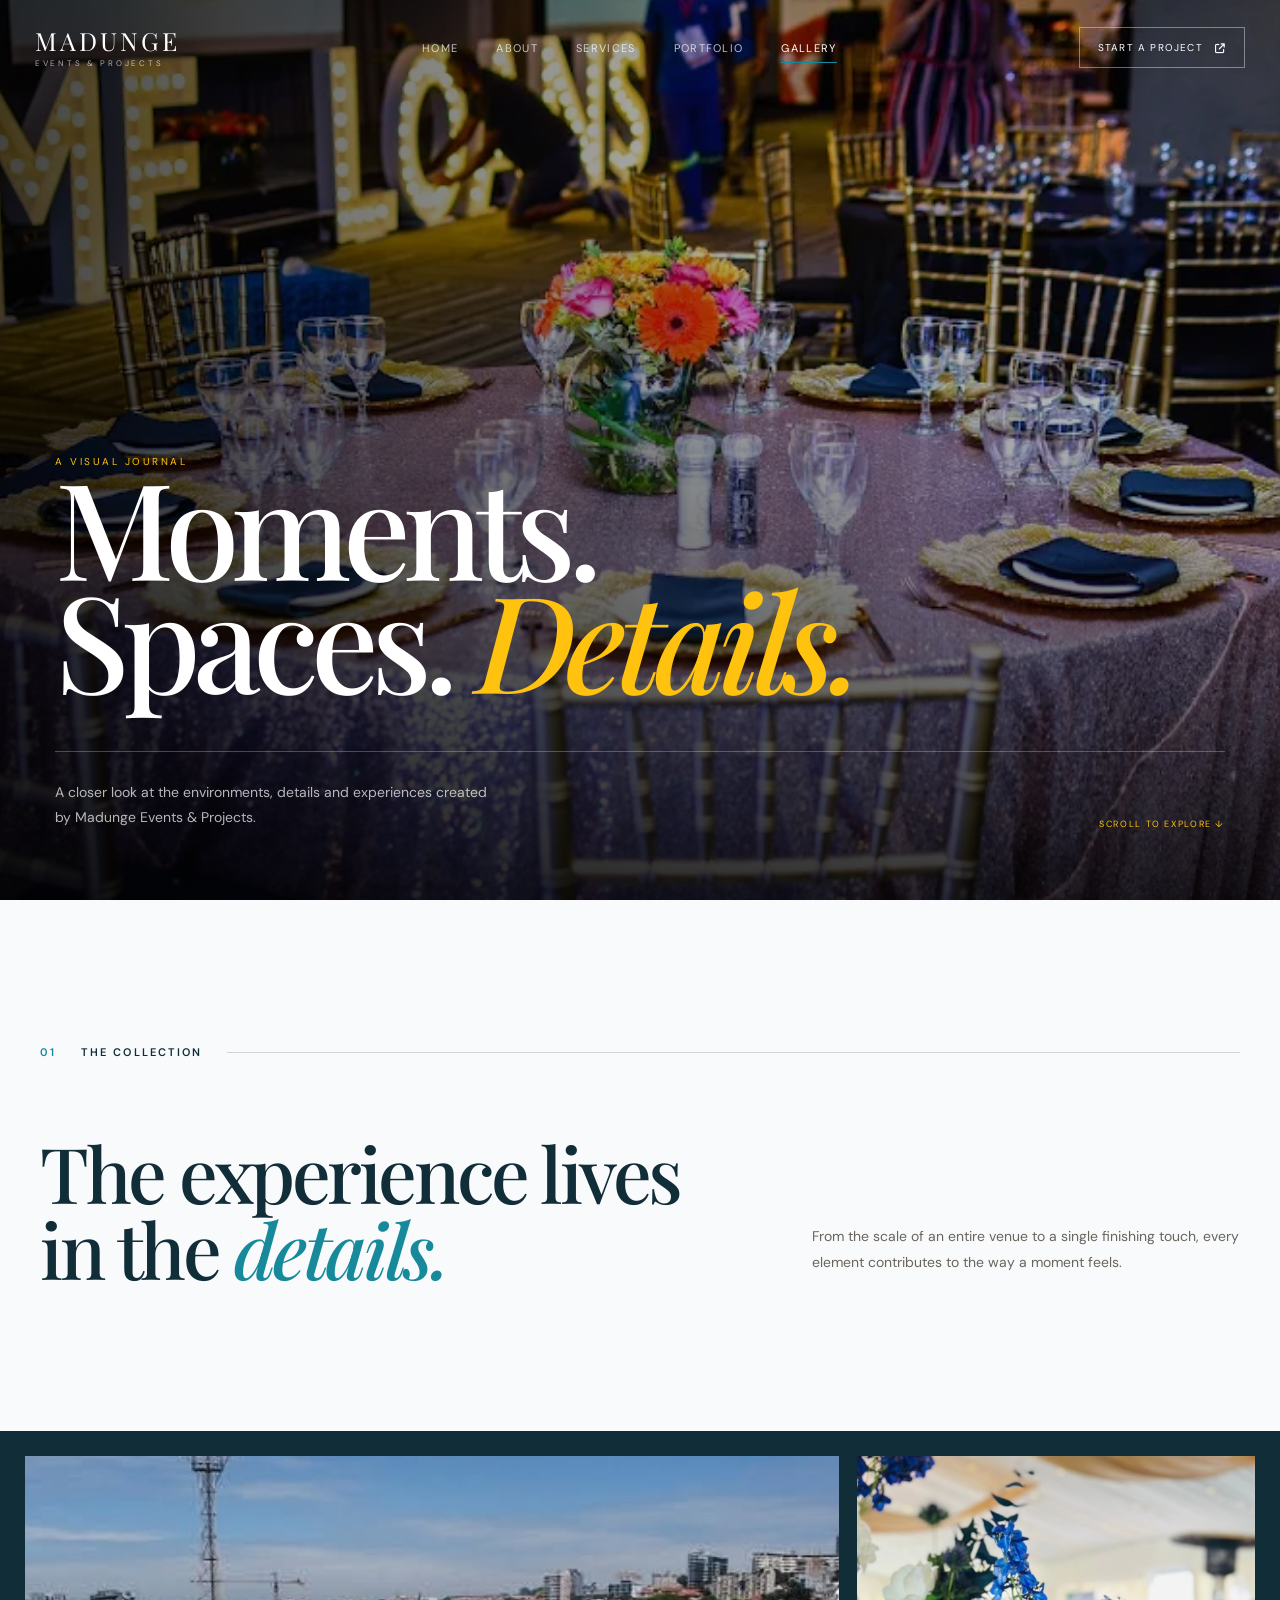
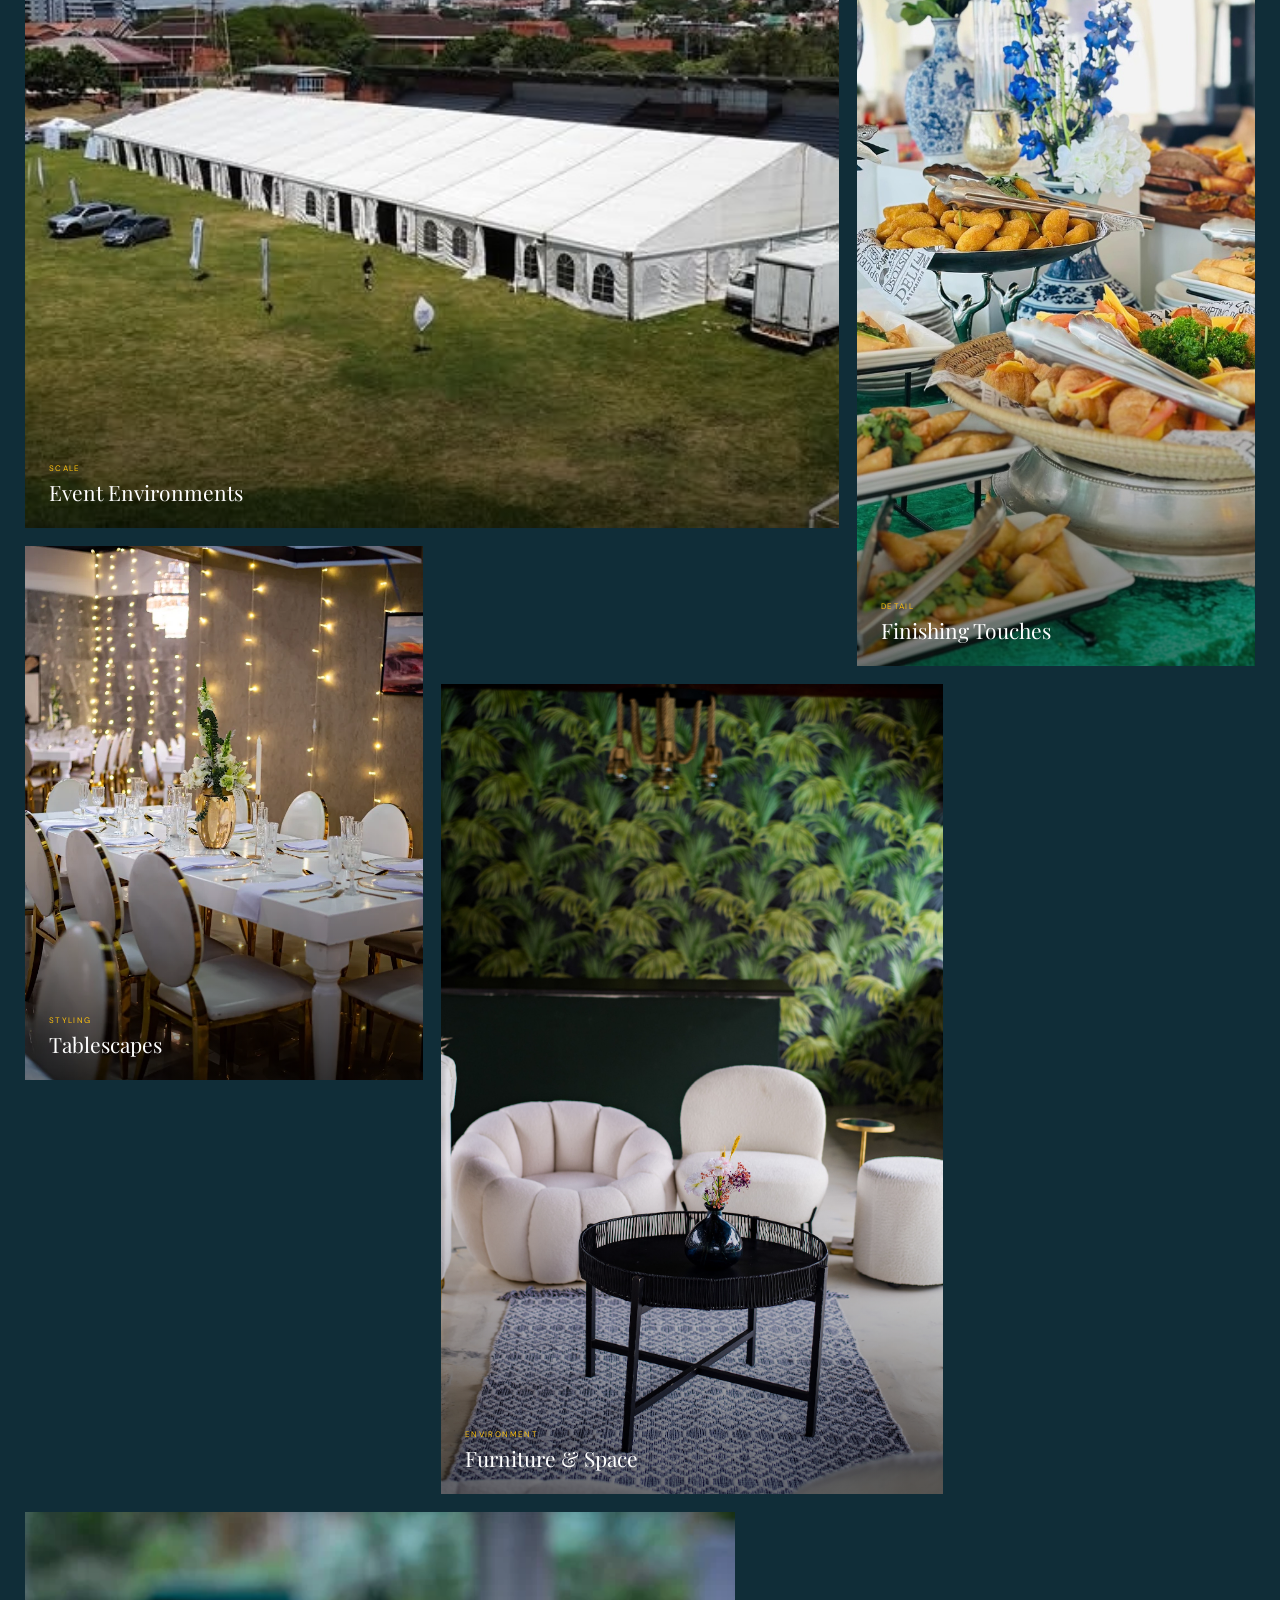
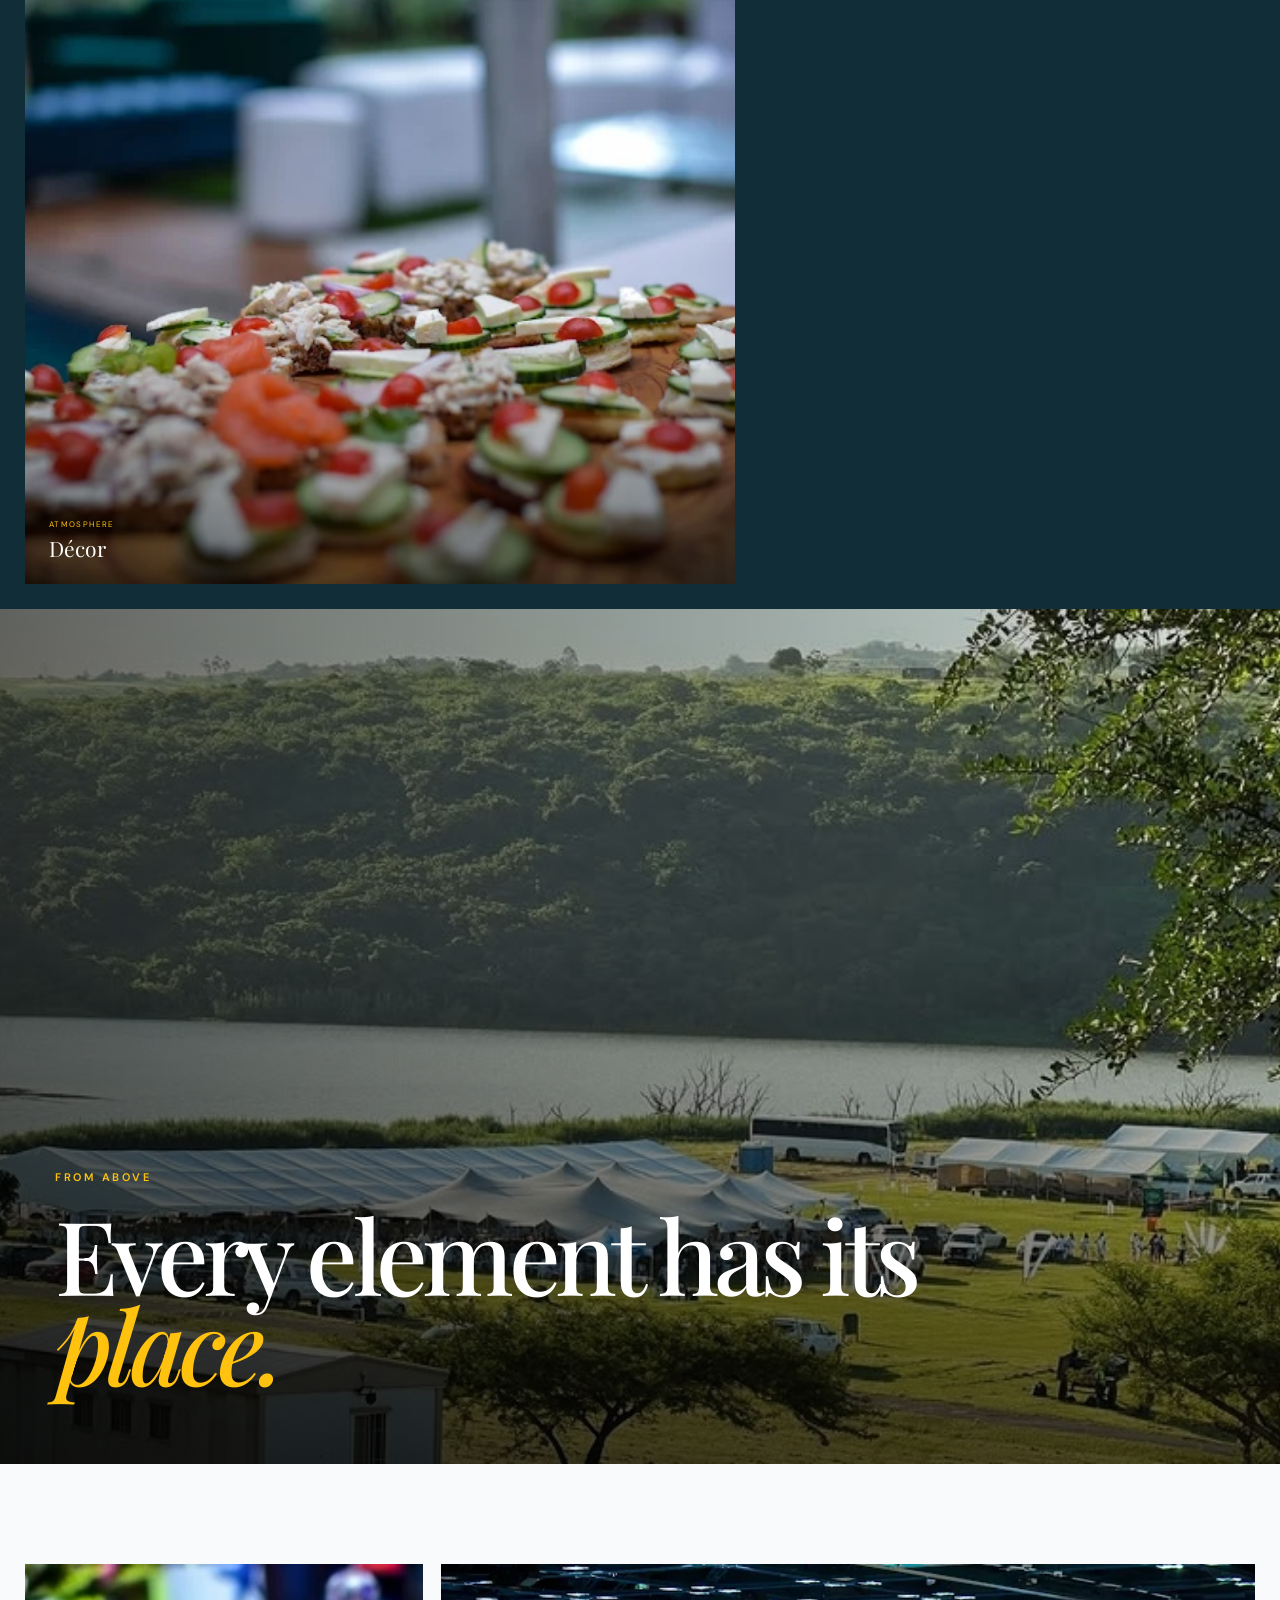
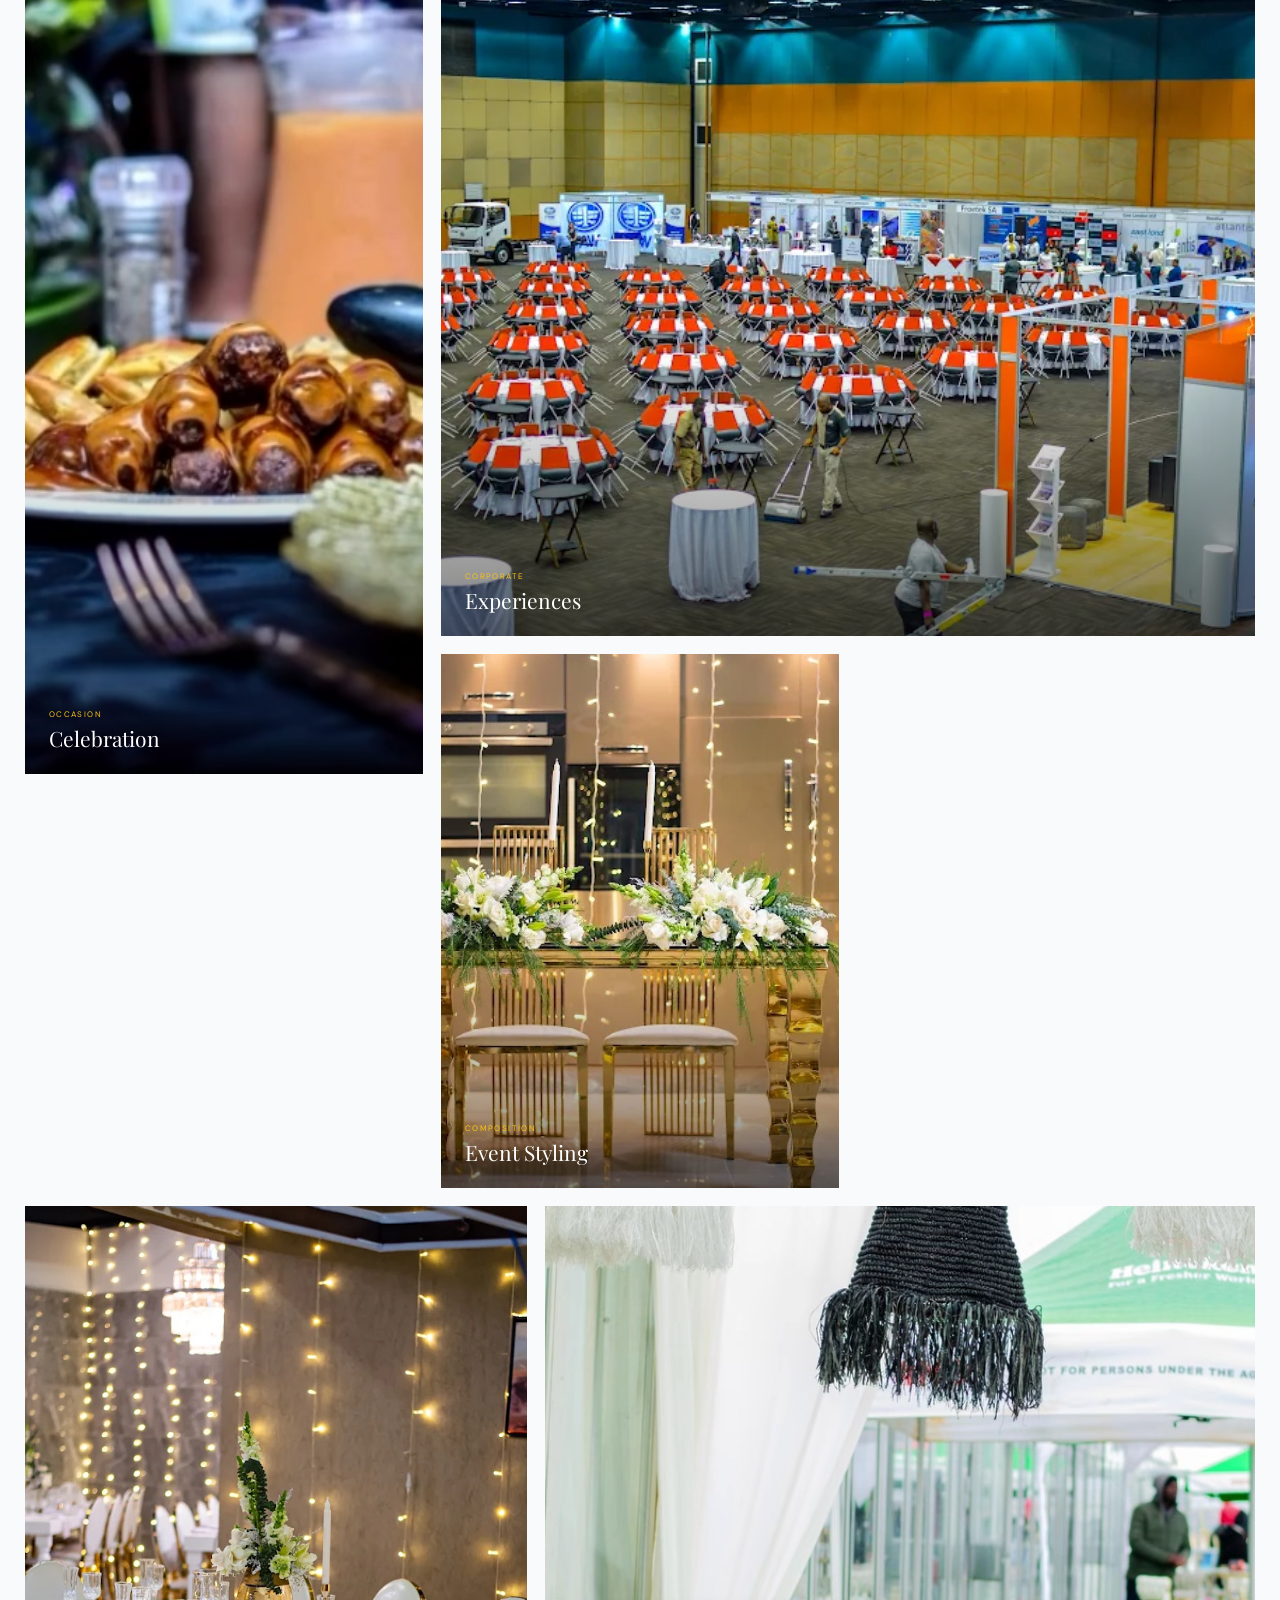
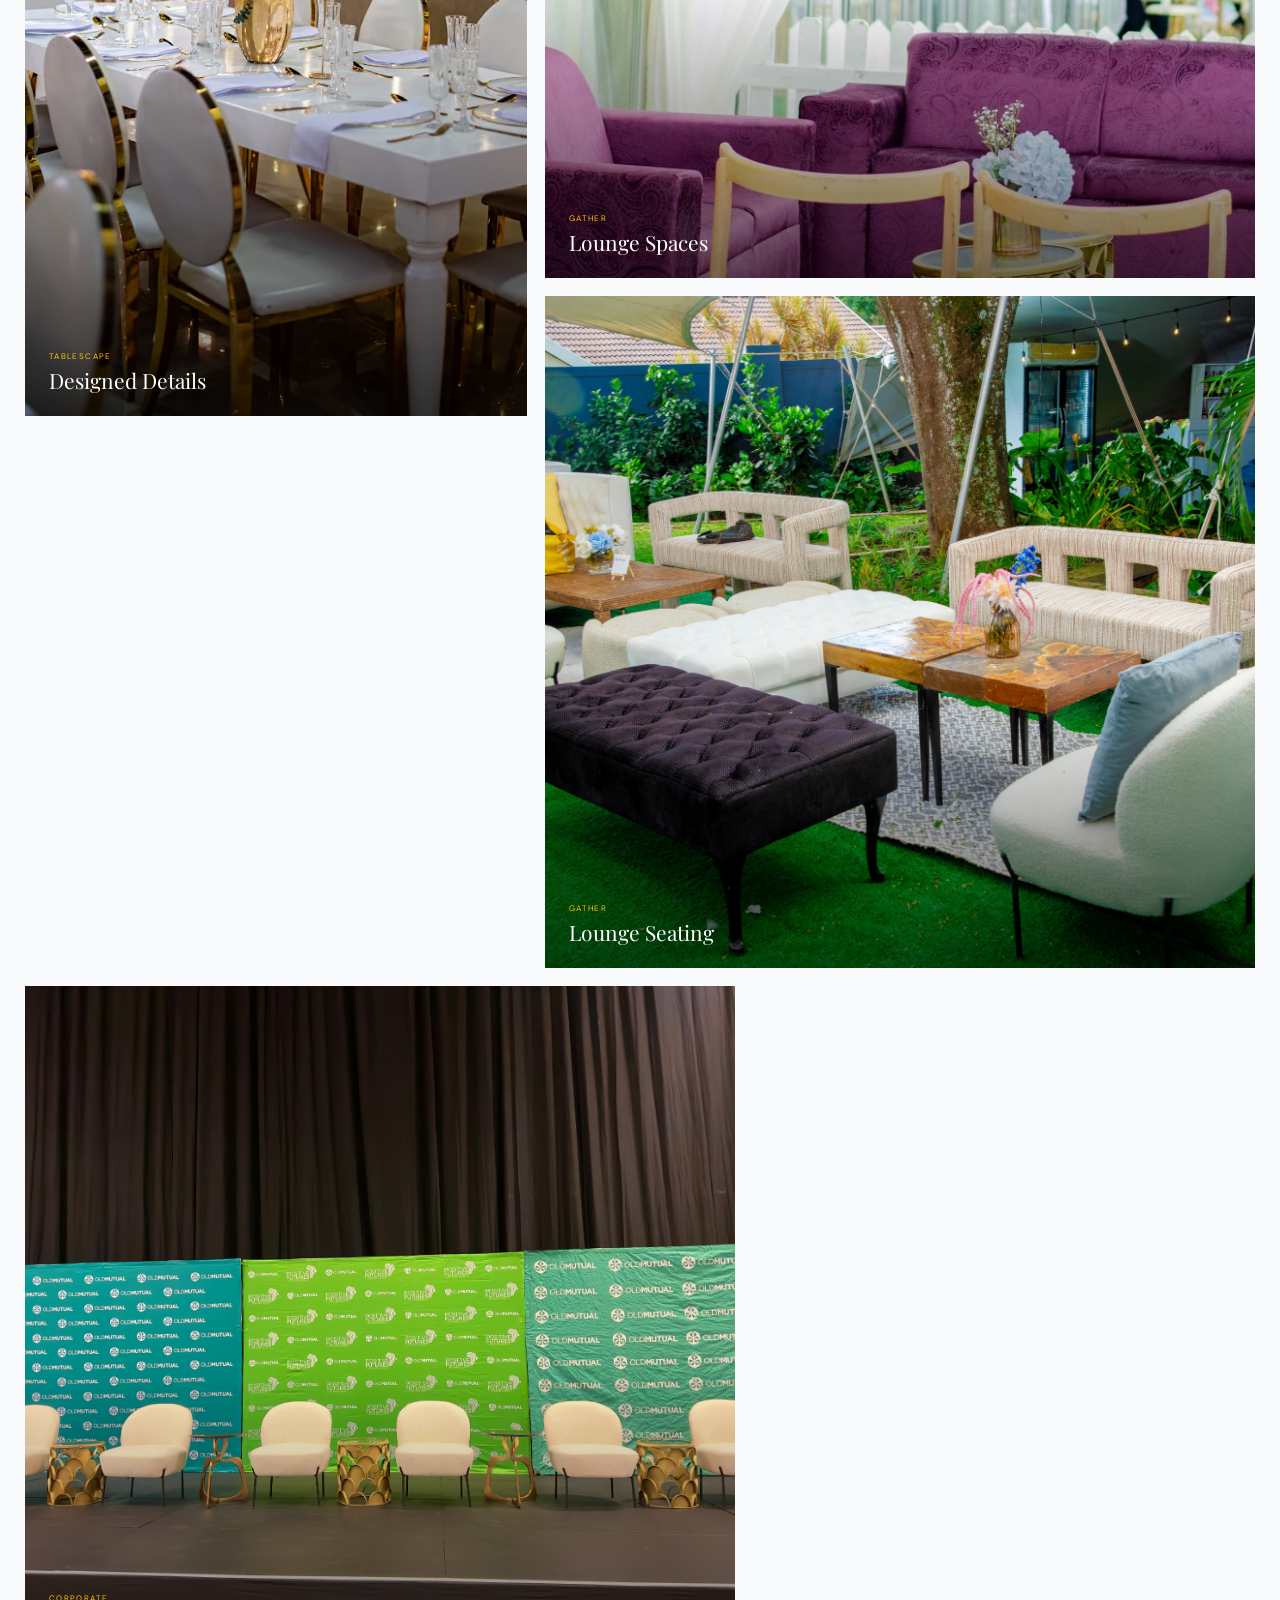
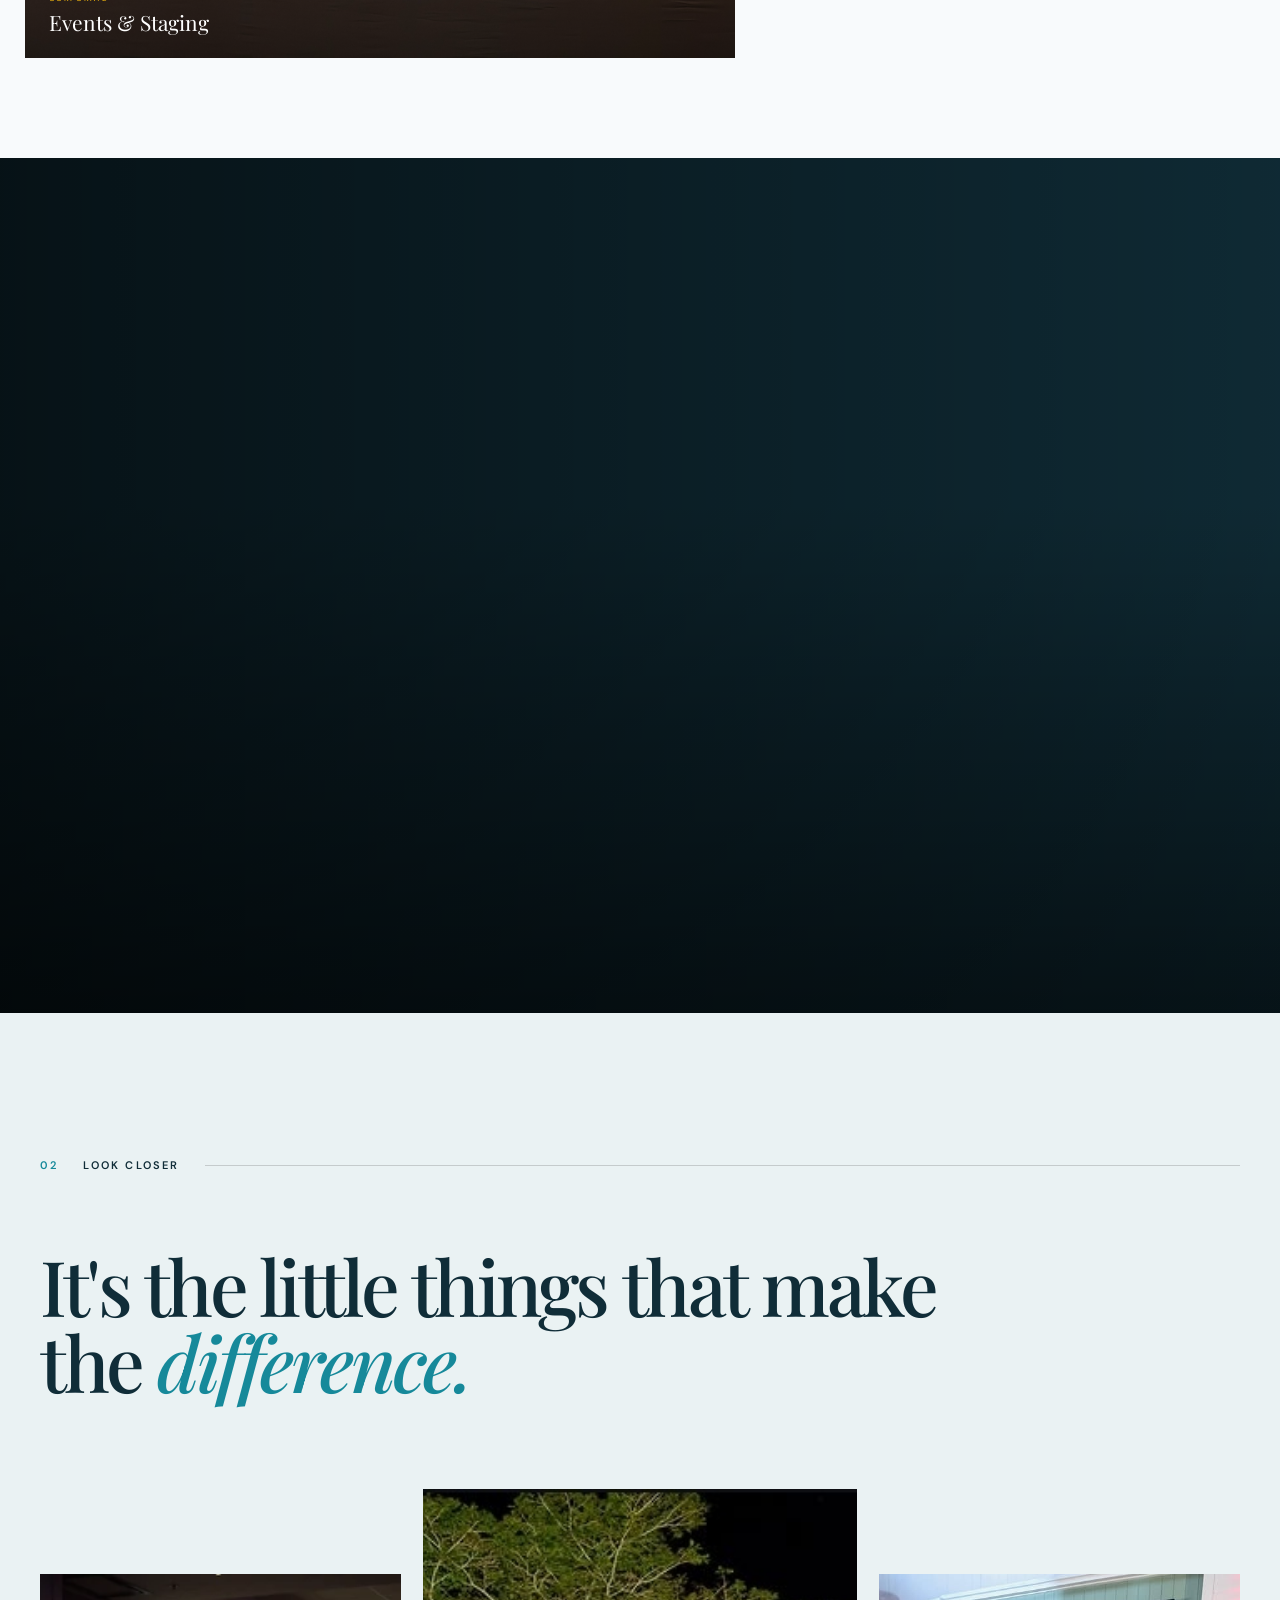
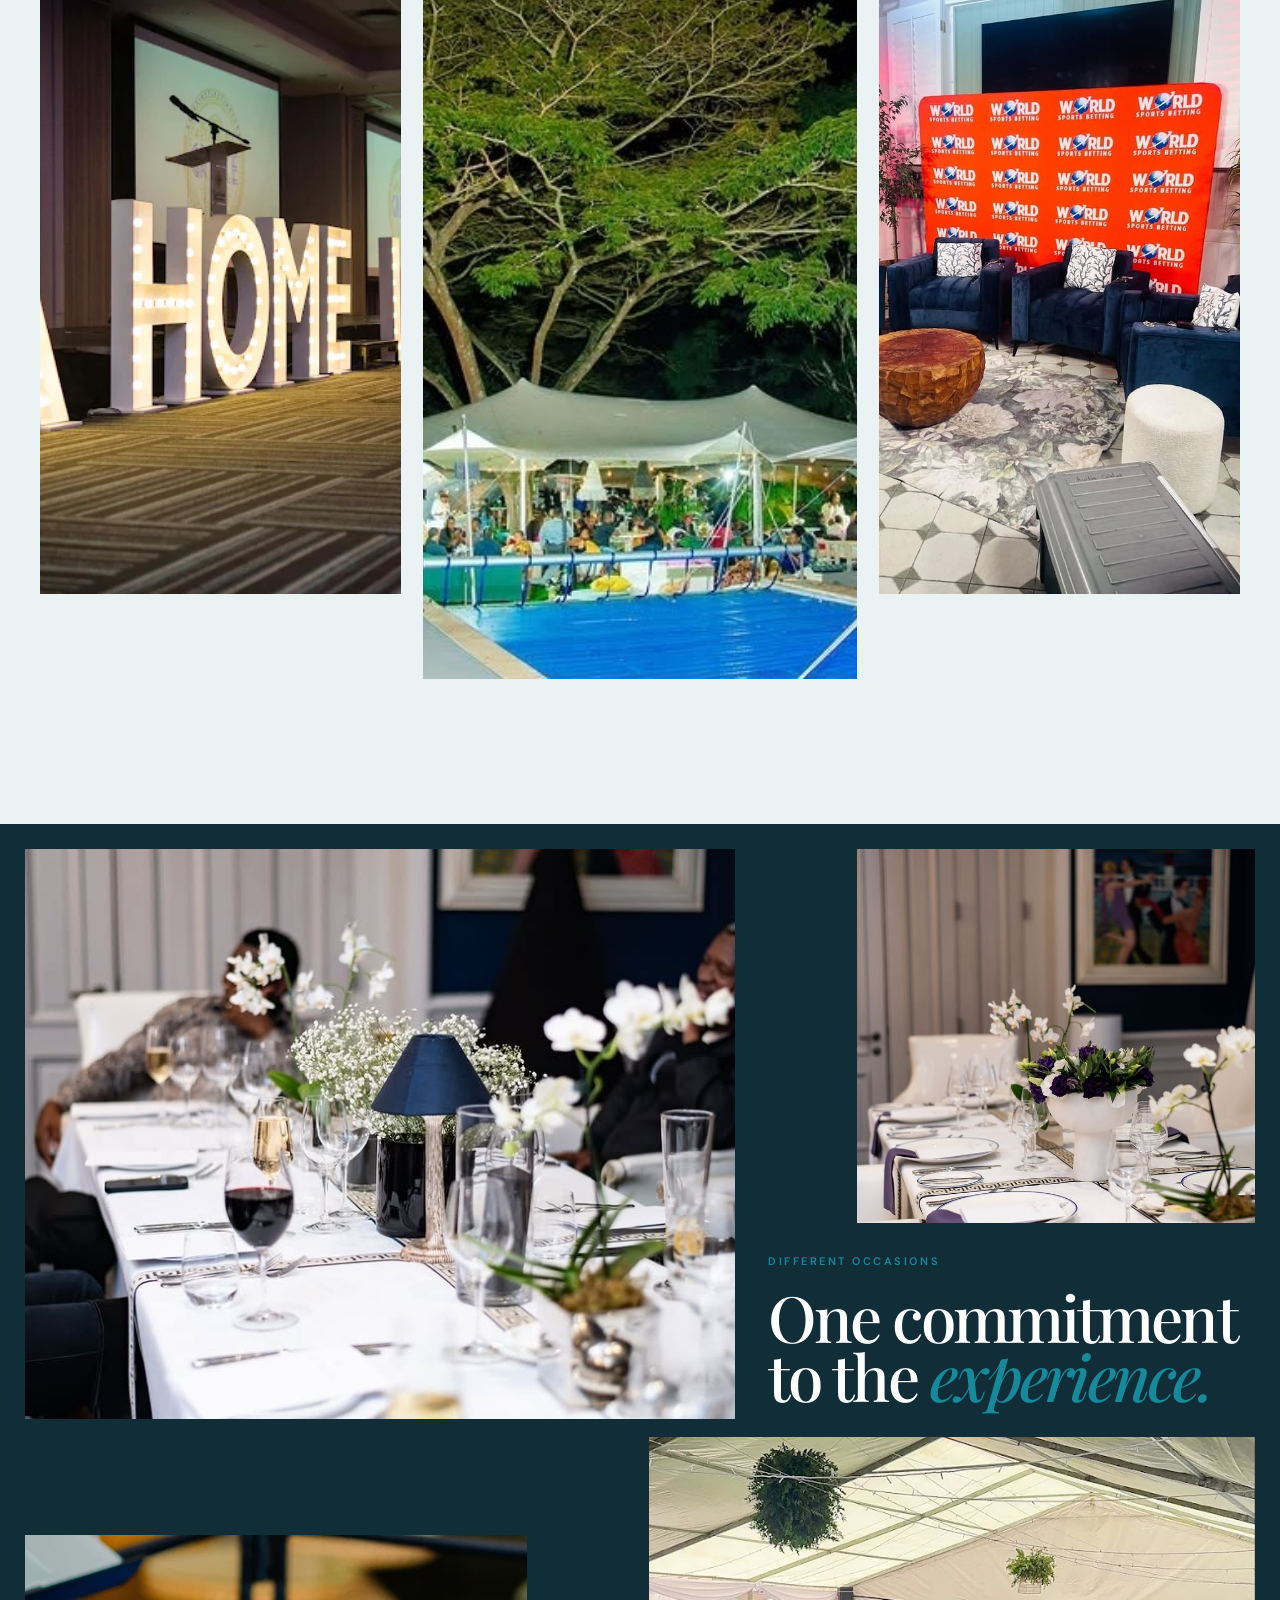
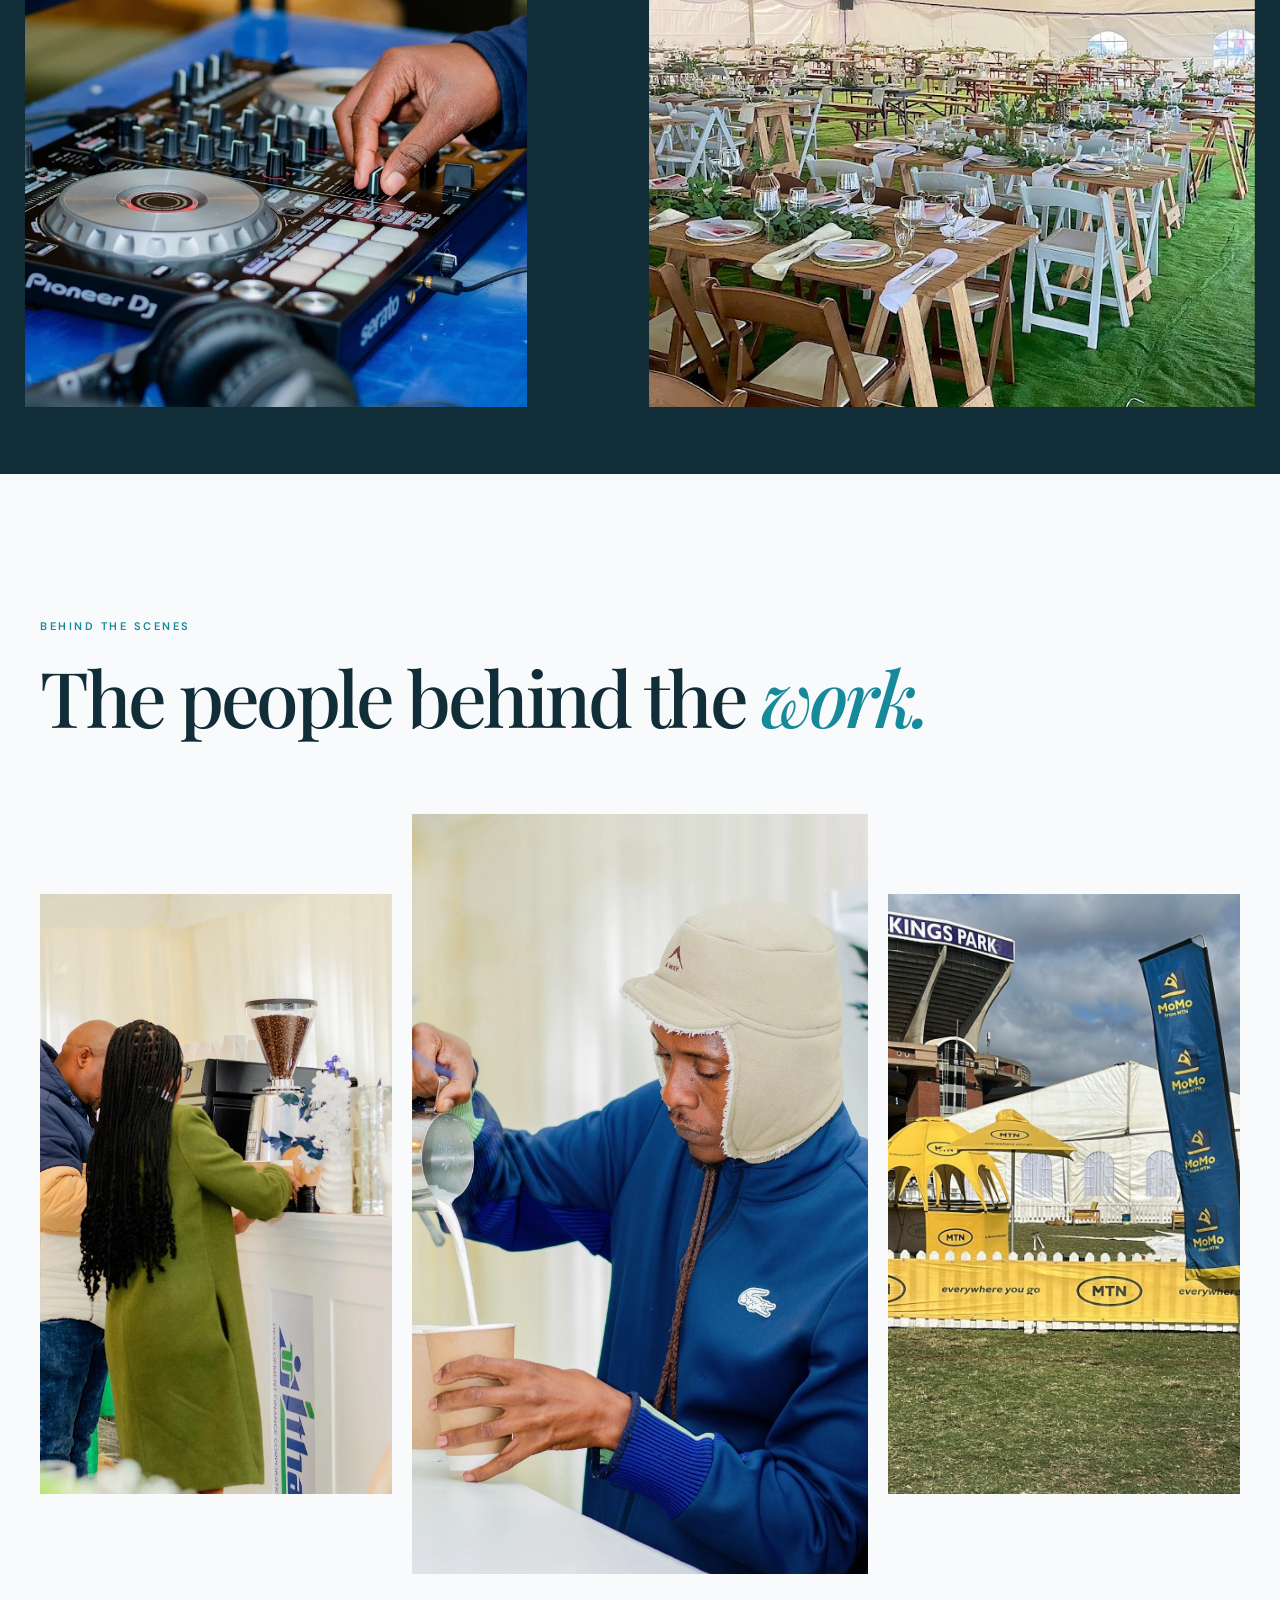
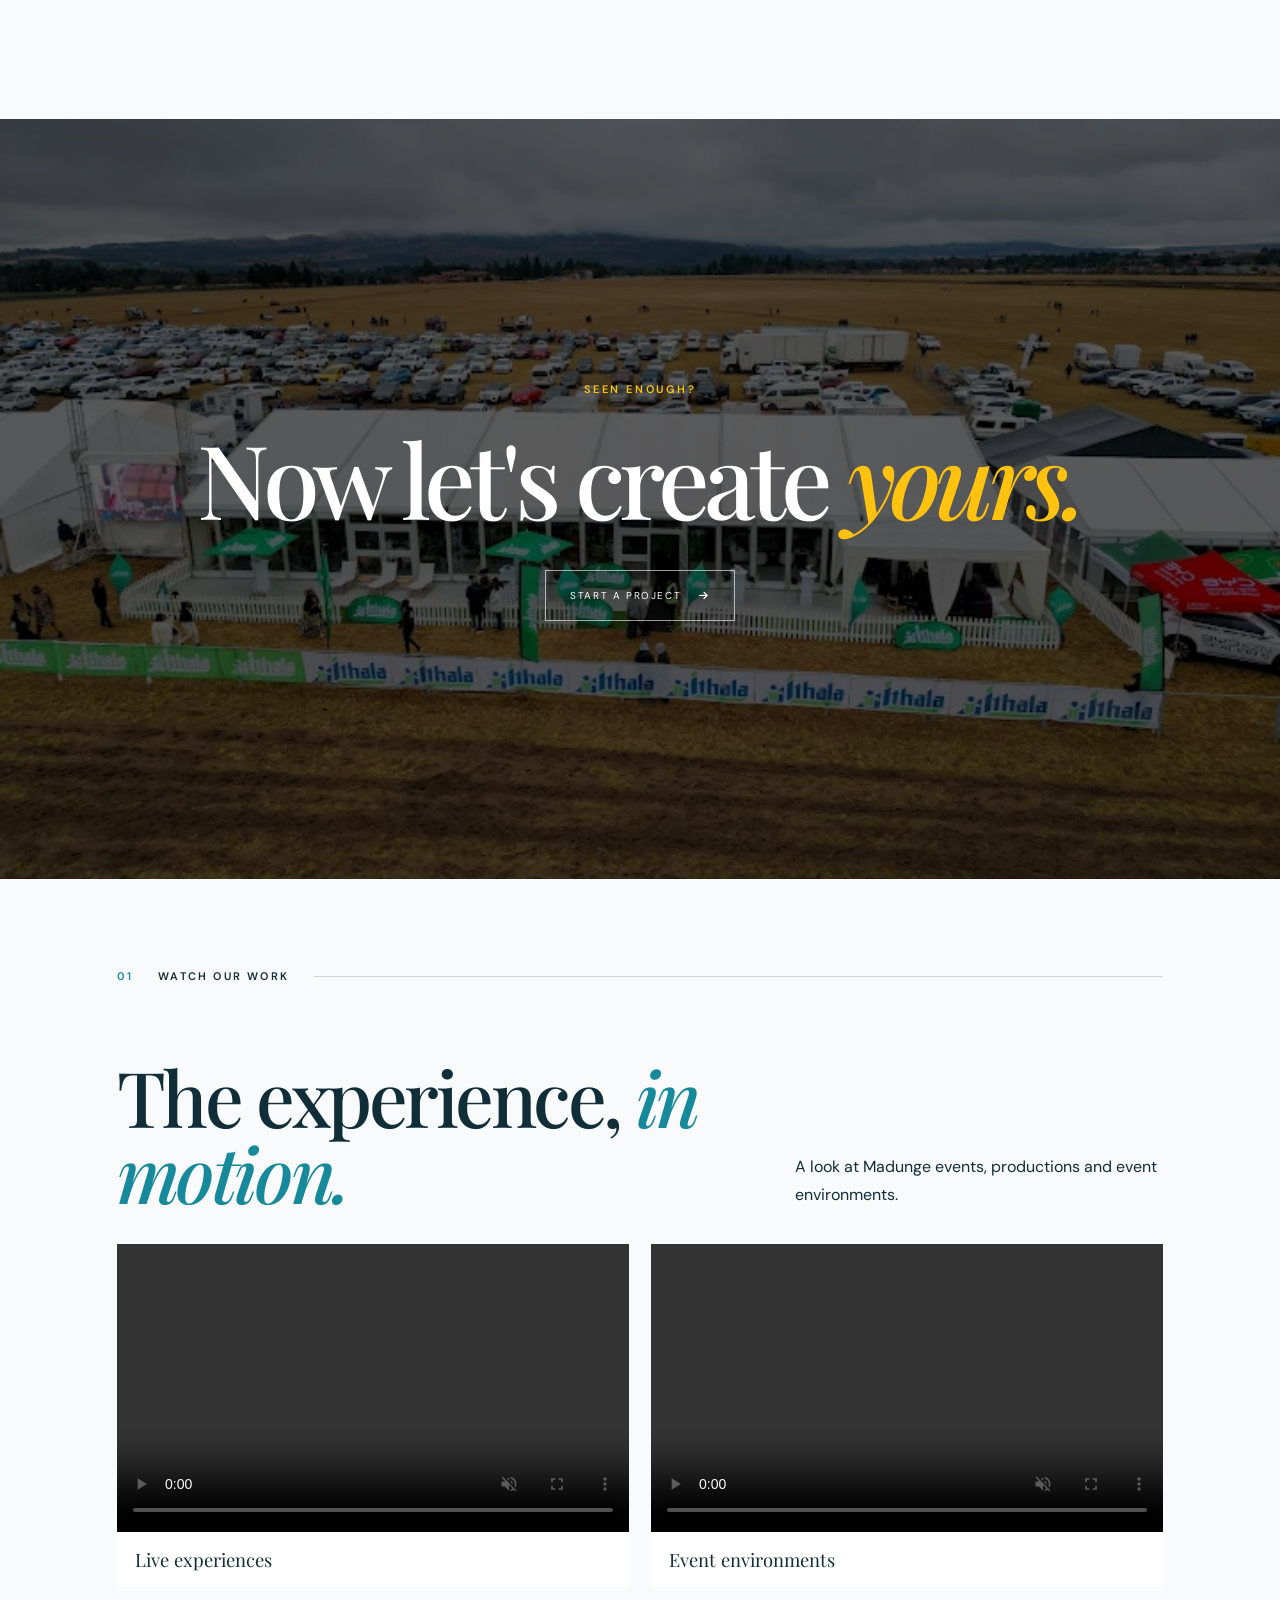
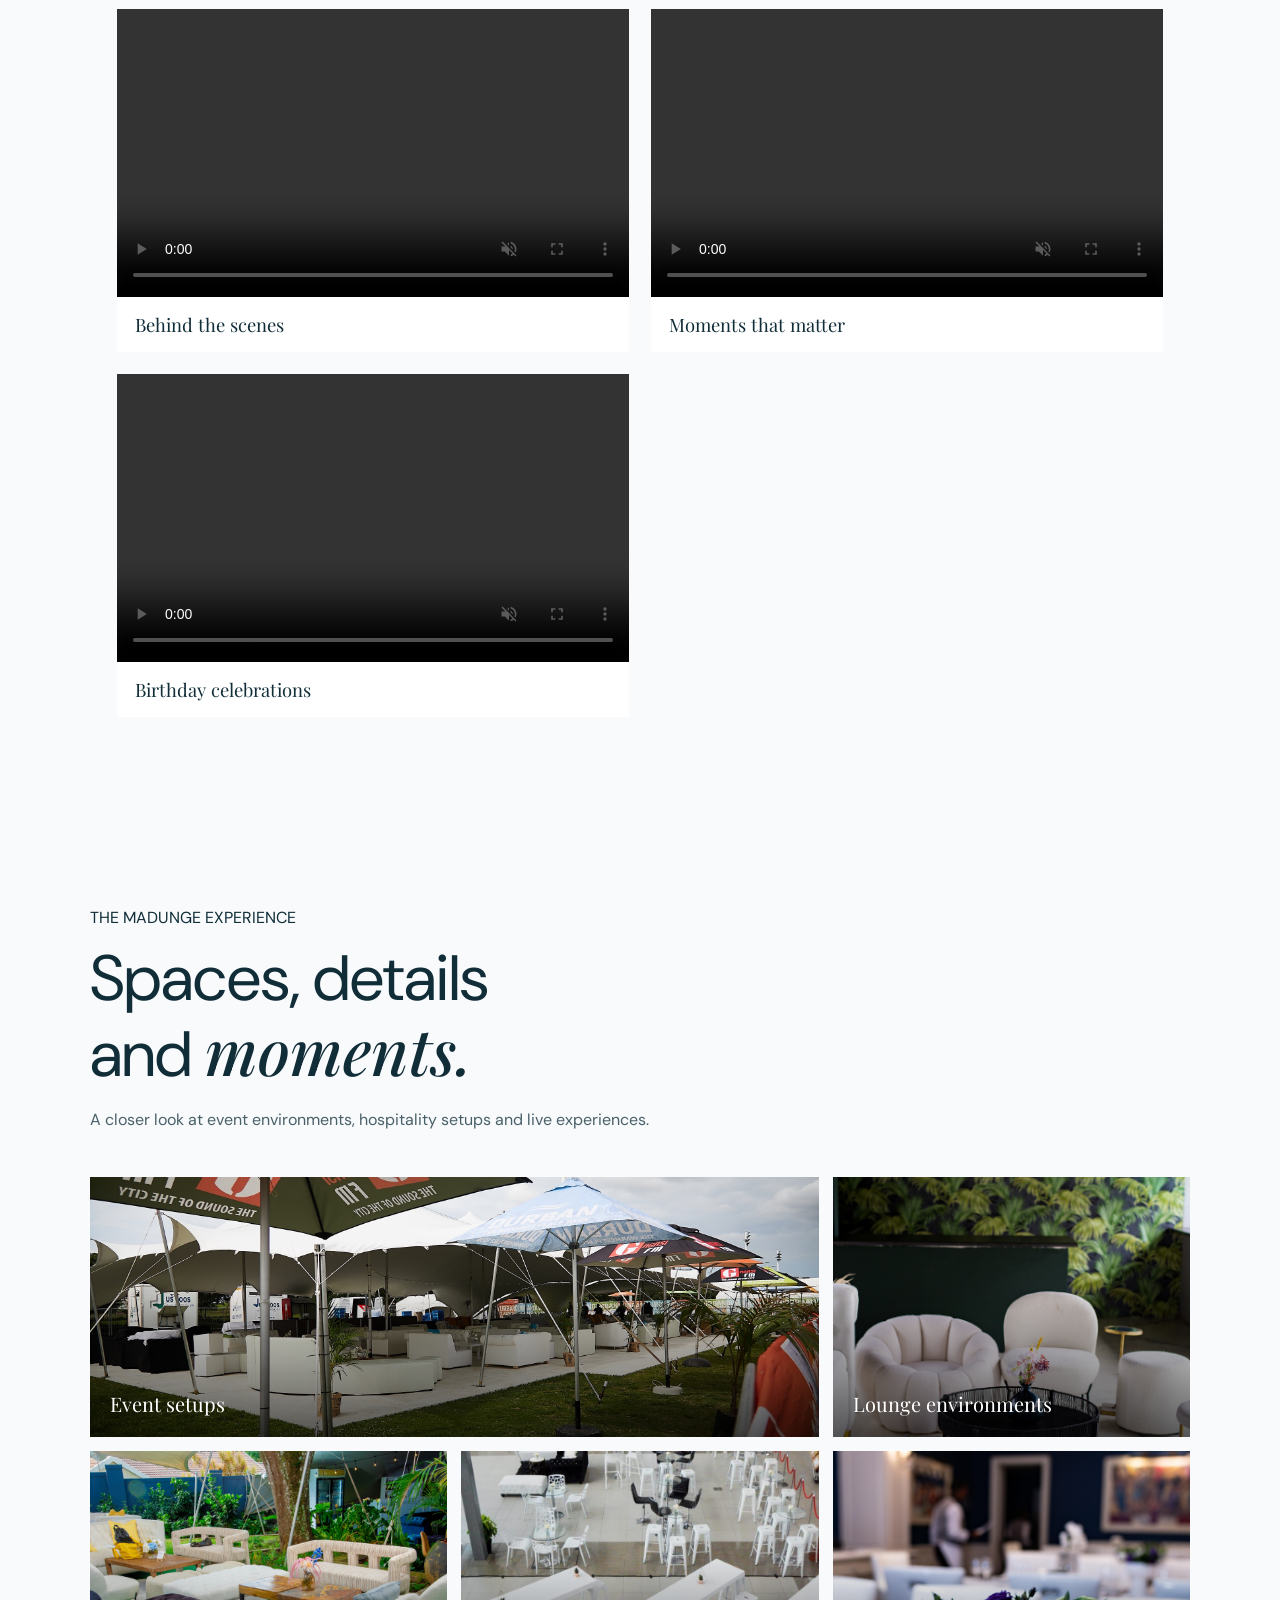
<file: gallery.html>
<!DOCTYPE html>
<html lang="en">

<head>
    <meta charset="UTF-8">
    <meta name="viewport" content="width=device-width, initial-scale=1.0">

    <meta name="description"
          content="Explore the Madunge Events & Projects gallery — event environments, décor, celebrations, furniture and large-scale productions.">

    <title>Gallery | Madunge Events & Projects</title>

    <link rel="preconnect" href="https://fonts.googleapis.com">
    <link rel="preconnect" href="https://fonts.gstatic.com" crossorigin>

    <link href="https://fonts.googleapis.com/css2?family=DM+Sans:wght@300;400;500;600&family=Playfair+Display:ital,wght@0,500;0,600;1,500&display=swap"
          rel="stylesheet">

    <link rel="stylesheet"
          href="https://cdnjs.cloudflare.com/ajax/libs/font-awesome/6.5.2/css/all.min.css">

    <link rel="stylesheet" href="css/style.css">
</head>


<body>


<!-- =====================================================
     LOADER
====================================================== -->

<div class="page-loader" id="pageLoader">

    <div class="loader-inner">

        <span class="loader-eyebrow">
            A Visual Journal
        </span>

        <div class="loader-brand">
            MADUNGE
        </div>

        <div class="loader-line">
            <span></span>
        </div>

    </div>

</div>



<!-- =====================================================
     NAVIGATION
====================================================== -->

<header class="site-header inner-header" id="siteHeader">

    <div class="nav-container">

        <a href="index.html" class="brand">

            <span class="brand-main">
                MADUNGE
            </span>

            <span class="brand-sub">
                Events & Projects
            </span>

        </a>


        <nav class="desktop-nav">

            <a href="index.html">Home</a>
            <a href="about.html">About</a>
            <a href="services.html">Services</a>
            <a href="portfolio.html">Portfolio</a>
            <a href="gallery.html" class="active">Gallery</a>

        </nav>


        <a href="contact.html" class="nav-enquire">

            Start a Project

            <i class="fa-solid fa-arrow-up-right-from-square"></i>

        </a>


        <button class="menu-toggle"
                id="menuToggle"
                aria-label="Open navigation">

            <span></span>
            <span></span>

        </button>

    </div>


    <div class="mobile-menu" id="mobileMenu">

        <nav>

            <a href="index.html">Home</a>
            <a href="about.html">About</a>
            <a href="services.html">Services</a>
            <a href="portfolio.html">Portfolio</a>
            <a href="gallery.html">Gallery</a>
            <a href="contact.html">Contact</a>

        </nav>

    </div>

</header>



<main>


<!-- =====================================================
     GALLERY HERO
====================================================== -->

<section class="gallery-hero">

    <div class="gallery-hero-image">

        <img src="assets/images/luxury-table-01.webp"
             alt="Madunge event styling">

    </div>

    <div class="gallery-hero-overlay"></div>


    <div class="gallery-hero-content">

        <span class="hero-kicker reveal">
            A Visual Journal
        </span>


        <h1 class="reveal">

            Moments.
            <br>
            Spaces.
            <em>Details.</em>

        </h1>


        <div class="gallery-hero-bottom reveal">

            <p>
                A closer look at the environments,
                details and experiences created by
                Madunge Events & Projects.
            </p>

            <span>
                Scroll to explore ↓
            </span>

        </div>

    </div>

</section>



<!-- =====================================================
     INTRO
====================================================== -->

<section class="gallery-intro section">

    <div class="container">

        <div class="section-label reveal">

            <span>01</span>
            <p>The collection</p>

        </div>


        <div class="gallery-intro-row">

            <h2 class="display-heading reveal">

                The experience lives
                in the
                <em>details.</em>

            </h2>


            <p class="reveal">

                From the scale of an entire venue to a single
                finishing touch, every element contributes
                to the way a moment feels.

            </p>

        </div>

    </div>

</section>



<!-- =====================================================
     EDITORIAL GALLERY — SET 01
====================================================== -->

<section class="gallery-journal">

    <div class="gallery-journal-grid">


        <figure class="journal-item journal-wide reveal-image">

            <img src="assets/images/marquee-aerial-04.webp"
                 alt="Madunge large-scale event">

            <figcaption>
                <span>Scale</span>
                Event Environments
            </figcaption>

        </figure>



        <figure class="journal-item journal-portrait reveal-image">

            <img src="assets/images/event-detail.jpg"
                 alt="Madunge event detail">

            <figcaption>
                <span>Detail</span>
                Finishing Touches
            </figcaption>

        </figure>



        <figure class="journal-item journal-square reveal-image">

            <img src="assets/images/luxury-table-02.webp"
                 alt="Madunge table styling">

            <figcaption>
                <span>Styling</span>
                Tablescapes
            </figcaption>

        </figure>


        <figure class="journal-item journal-tall reveal-image">

            <img src="assets/images/IMG_0234.JPG"
                 alt="Madunge lounge environment"
                 loading="lazy">

            <figcaption>
                <span>Environment</span>
                Furniture & Space
            </figcaption>

        </figure>


        <figure class="journal-item journal-landscape reveal-image">

            <img src="assets/images/event-detail-2.jpg"
                 alt="Madunge décor detail">

            <figcaption>
                <span>Atmosphere</span>
                Décor
            </figcaption>

        </figure>


    </div>

</section>



<!-- =====================================================
     FULL WIDTH IMAGE
====================================================== -->

<section class="gallery-full-image">

    <img src="assets/images/marquee-aerial-05.webp"
         alt="Madunge event production">

    <div class="gallery-full-overlay"></div>


    <div class="gallery-full-copy">

        <span class="eyebrow reveal">
            From above
        </span>

        <h2 class="reveal">

            Every element
            has its
            <em>place.</em>

        </h2>

    </div>

</section>



<!-- =====================================================
     EDITORIAL GALLERY — SET 02
====================================================== -->

<section class="gallery-journal gallery-journal-light">

    <div class="gallery-journal-grid gallery-second-grid">


        <figure class="journal-item journal-portrait reveal-image">

            <img src="assets/images/luxury-table-05.webp"
                 alt="Madunge luxury event styling">

            <figcaption>
                <span>Occasion</span>
                Celebration
            </figcaption>

        </figure>


        <figure class="journal-item journal-wide reveal-image">

            <img src="assets/images/corporate-event.jpg"
                 alt="Madunge corporate event">

            <figcaption>
                <span>Corporate</span>
                Experiences
            </figcaption>

        </figure>


        <figure class="journal-item journal-square reveal-image">

            <img src="assets/images/event-detail-3.jpg"
                 alt="Madunge event décor">

            <figcaption>
                <span>Composition</span>
                Event Styling
            </figcaption>

        </figure>


        <figure class="journal-item journal-tall reveal-image">

            <img src="assets/images/luxury-table-02.webp"
                 alt="Madunge luxury table">

            <figcaption>
                <span>Tablescape</span>
                Designed Details
            </figcaption>

        </figure>


        <figure class="journal-item journal-landscape reveal-image">

            <img src="assets/images/event-lounge.jpg"
                 alt="Madunge event lounge">

            <figcaption>
                <span>Gather</span>
                Lounge Spaces
            </figcaption>

        </figure>

        <figure class="journal-item journal-landscape reveal-image">

            <img src="assets/images/lounge-setup-02%20(1).jpeg"
                 alt="Additional lounge seating setup"
                 loading="lazy">

            <figcaption>
                <span>Gather</span>
                Lounge Seating
            </figcaption>

        </figure>

        <figure class="journal-item journal-landscape reveal-image">

            <img src="assets/images/lounge-setup-02%20(2).jpeg"
                 alt="Corporate meeting and stage setup"
                 loading="lazy">

            <figcaption>
                <span>Corporate</span>
                Events & Staging
            </figcaption>

        </figure>


    </div>

</section>



<!-- =====================================================
     GALLERY VIDEO
====================================================== -->

<section class="gallery-film">

    <video autoplay muted loop playsinline preload="metadata">

        <source src="assets/videos/birthday-event2.mp4"
                type="video/mp4">

    </video>


    <div class="gallery-film-overlay"></div>


    <div class="gallery-film-content">

        <span class="eyebrow reveal">
            More than a photograph
        </span>


        <h2 class="reveal">

            Made for the
            <em>moment.</em>

        </h2>

    </div>

</section>



<!-- =====================================================
     DETAIL TRIPTYCH
====================================================== -->

<section class="gallery-details section">

    <div class="container">

        <div class="section-label reveal">

            <span>02</span>
            <p>Look closer</p>

        </div>


        <div class="gallery-details-heading">

            <h2 class="display-heading reveal">

                It's the little things
                that make the
                <em>difference.</em>

            </h2>

        </div>


        <div class="gallery-detail-grid">


            <figure class="gallery-detail-card reveal-image">

                <img src="assets/images/event-detail7.jpg"
                     alt="Madunge event detail">

            </figure>


            <figure class="gallery-detail-card gallery-detail-center reveal-image">

                <img src="assets/images/event-detail8.jpg"
                     alt="Madunge event styling detail">

            </figure>


            <figure class="gallery-detail-card reveal-image">

                <img src="assets/images/event-detail9.jpg"
                     alt="Madunge event detail">

            </figure>


        </div>

    </div>

</section>



<!-- =====================================================
     DARK COLLAGE
====================================================== -->

<section class="gallery-collage">

    <div class="gallery-collage-grid">


        <div class="collage-image collage-one reveal-image">

            <img src="assets/images/marquee-aerial-01.webp"
                 alt="Madunge marquee">

        </div>


        <div class="collage-copy">

            <span class="eyebrow reveal">
                Different occasions
            </span>

            <h2 class="reveal">

                One commitment
                to the
                <em>experience.</em>

            </h2>

        </div>


        <div class="collage-image collage-two reveal-image">

            <img src="assets/images/luxury-table-06.webp"
                 alt="Madunge event styling">

        </div>


        <div class="collage-image collage-three reveal-image">

            <img src="assets/images/corporate-event2.jpg"
                 alt="Madunge corporate event">

        </div>


        <div class="collage-image collage-four reveal-image">

            <img src="assets/images/event-detail6.jpg"
                 alt="Madunge event detail">

        </div>


    </div>

</section>



<!-- =====================================================
     TEAM MOMENT
====================================================== -->

<section class="gallery-team section">

    <div class="container">

        <div class="gallery-team-header">

            <span class="eyebrow reveal">
                Behind the scenes
            </span>

            <h2 class="display-heading reveal">

                The people behind
                the
                <em>work.</em>

            </h2>

        </div>


        <div class="gallery-team-grid">


            <div class="reveal-image">

                <img src="assets/images/madunge-team2.webp"
                     alt="Madunge team">

            </div>


            <div class="reveal-image">

                <img src="assets/images/madunge-team3.webp"
                     alt="Madunge team">

            </div>


            <div class="reveal-image">

                <img src="assets/images/IMG_5711.JPG"
                     alt="Madunge team">

            </div>


        </div>

    </div>

</section>



<!-- =====================================================
     FINAL CTA
====================================================== -->

<section class="final-cta">

    <div class="final-cta-bg">

        <img src="assets/images/marquee-aerial-03.webp"
             alt="Madunge event production">

    </div>

    <div class="final-cta-overlay"></div>


    <div class="final-cta-content">

        <span class="eyebrow reveal">
            Seen enough?
        </span>


        <h2 class="reveal">

            Now let's create
            <em>yours.</em>

        </h2>


        <a href="contact.html"
           class="cta-button reveal">

            Start a Project

            <i class="fa-solid fa-arrow-right"></i>

        </a>

    </div>

</section>



<!-- EVENT VIDEOS — add the video files to assets/videos using these filenames -->
<section class="gallery-video-section section">
    <div class="container">
        <div class="section-label reveal">
            <span>01</span>
            <p>Watch our work</p>
        </div>
        <div class="gallery-video-heading">
            <h2 class="display-heading reveal">The experience, <em>in motion.</em></h2>
            <p class="reveal">A look at Madunge events, productions and event environments.</p>
        </div>
        <div class="gallery-video-grid">
            <figure class="gallery-video-card reveal-image">
                <video autoplay muted loop playsinline controls preload="metadata">
                    <source src="assets/videos/gallery-video-1.mp4" type="video/mp4">
                    Your browser does not support video playback.
                </video>
                <figcaption>Live experiences</figcaption>
            </figure>
            <figure class="gallery-video-card reveal-image">
                <video autoplay muted loop playsinline controls preload="metadata">
                    <source src="assets/videos/music-festival.mp4" type="video/mp4">
                    Your browser does not support video playback.
                </video>
                <figcaption>Event environments</figcaption>
            </figure>
            <figure class="gallery-video-card reveal-image">
                <video autoplay muted loop playsinline controls preload="metadata">
                    <source src="assets/videos/festival-project.mp4" type="video/mp4">
                    Your browser does not support video playback.
                </video>
                <figcaption>Behind the scenes</figcaption>
            </figure>
            <figure class="gallery-video-card reveal-image">
                <video autoplay muted loop playsinline controls preload="metadata">
                    <source src="assets/videos/birthday-event.mp4" type="video/mp4">
                    Your browser does not support video playback.
                </video>
                <figcaption>Moments that matter</figcaption>
            </figure>

            <figure class="gallery-video-card reveal-image">
                <video autoplay muted loop playsinline controls preload="metadata">
                    <source src="assets/videos/birthday-party.mp4" type="video/mp4">
                    Your browser does not support video playback.
                </video>
                <figcaption>Birthday celebrations</figcaption>
            </figure>
        </div>
    </div>
</section>

<!-- ADDITIONAL EVENT PHOTO GALLERY -->
<section class="madunge-photo-gallery section">
    <div class="madunge-gallery-inner">

        <div class="madunge-gallery-heading">
            <p class="section-eyebrow">THE MADUNGE EXPERIENCE</p>
            <h2>Spaces, details<br>and <em>moments.</em></h2>
            <p>A closer look at event environments, hospitality setups and live experiences.</p>
        </div>

        <div class="madunge-gallery-grid">

            <figure class="madunge-gallery-item madunge-gallery-wide">
                <img src="assets/images/IMG_0010.JPG"
                     alt="Event setup"
                     loading="lazy">
                <figcaption>Event setups</figcaption>
            </figure>

            <figure class="madunge-gallery-item">
                <img src="assets/images/IMG_0234.JPG"
                     alt="Lounge area at an event"
                     loading="lazy">
                <figcaption>Lounge environments</figcaption>
            </figure>

            <figure class="madunge-gallery-item">
                <img src="assets/images/lounge-setup-02 (1).jpeg"
                     alt="Additional lounge seating setup"
                     loading="lazy">
                <figcaption>Lounge seating</figcaption>
            </figure>

            <figure class="madunge-gallery-item">
                <img src="assets/images/IMG_0003.JPG"
                     alt="Event seating area"
                     loading="lazy">
                <figcaption>Seating arrangements</figcaption>
            </figure>

            <figure class="madunge-gallery-item">
                <img src="assets/images/a1a44941-264c-4363-8aee-8e8b2f21e2bd.jpg"
                     alt="Event table setting"
                     loading="lazy">
                <figcaption>Table settings</figcaption>
            </figure>

            <figure class="madunge-gallery-item">
                <img src="assets/images/luxury-table-02.webp"
                     alt="Event décor and table styling"
                     loading="lazy">
                <figcaption>Event décor</figcaption>
            </figure>

            <figure class="madunge-gallery-item madunge-gallery-wide">
                <img src="assets/images/DSC00604.jpg"
                     alt="DJ entertainment at an event"
                     loading="lazy">
                <figcaption>Entertainment and atmosphere</figcaption>
            </figure>

            <figure class="madunge-gallery-item">
                <img src="assets/images/IMG_6044.JPG"
                     alt="View from an event venue"
                     loading="lazy">
                <figcaption>Venue views</figcaption>
            </figure>

            <figure class="madunge-gallery-item">
                <img src="assets/images/IMG_1772.JPG"
                     alt="Lounge setup"
                     loading="lazy">
                <figcaption>Guest hospitality</figcaption>
            </figure>

        </div>

    </div>
</section>




</main>



<!-- =====================================================
     FOOTER
====================================================== -->

<footer class="footer">

    <div class="container">


        <div class="footer-top">


            <div class="footer-brand">

                <span class="footer-logo">
                    MADUNGE
                </span>

                <p>
                    Events & Projects
                </p>

            </div>


            <div class="footer-links">


                <div>

                    <span class="footer-heading">
                        Explore
                    </span>

                    <a href="about.html">About</a>
                    <a href="services.html">Services</a>
                    <a href="portfolio.html">Portfolio</a>
                    <a href="gallery.html">Gallery</a>

                </div>


                <div>

                    <span class="footer-heading">
                        Connect
                    </span>

                    <a href="contact.html">Contact</a>
                   <a href="https://www.instagram.com/madungeevents/"
   target="_blank"
   rel="noopener noreferrer">
    Instagram
</a>

<a href="https://www.facebook.com/367546593577788"
   target="_blank"
   rel="noopener noreferrer">
    Facebook
</a>
                </div>


            </div>

        </div>


        <div class="footer-bottom">

            <p>
                © <span id="currentYear"></span>
                Madunge Events & Projects.
            </p>

            <p>
                Durban • South Africa
            </p>

        </div>

    </div>

</footer>


<script src="js/main.js"></script>

</body>
</html>
</file>
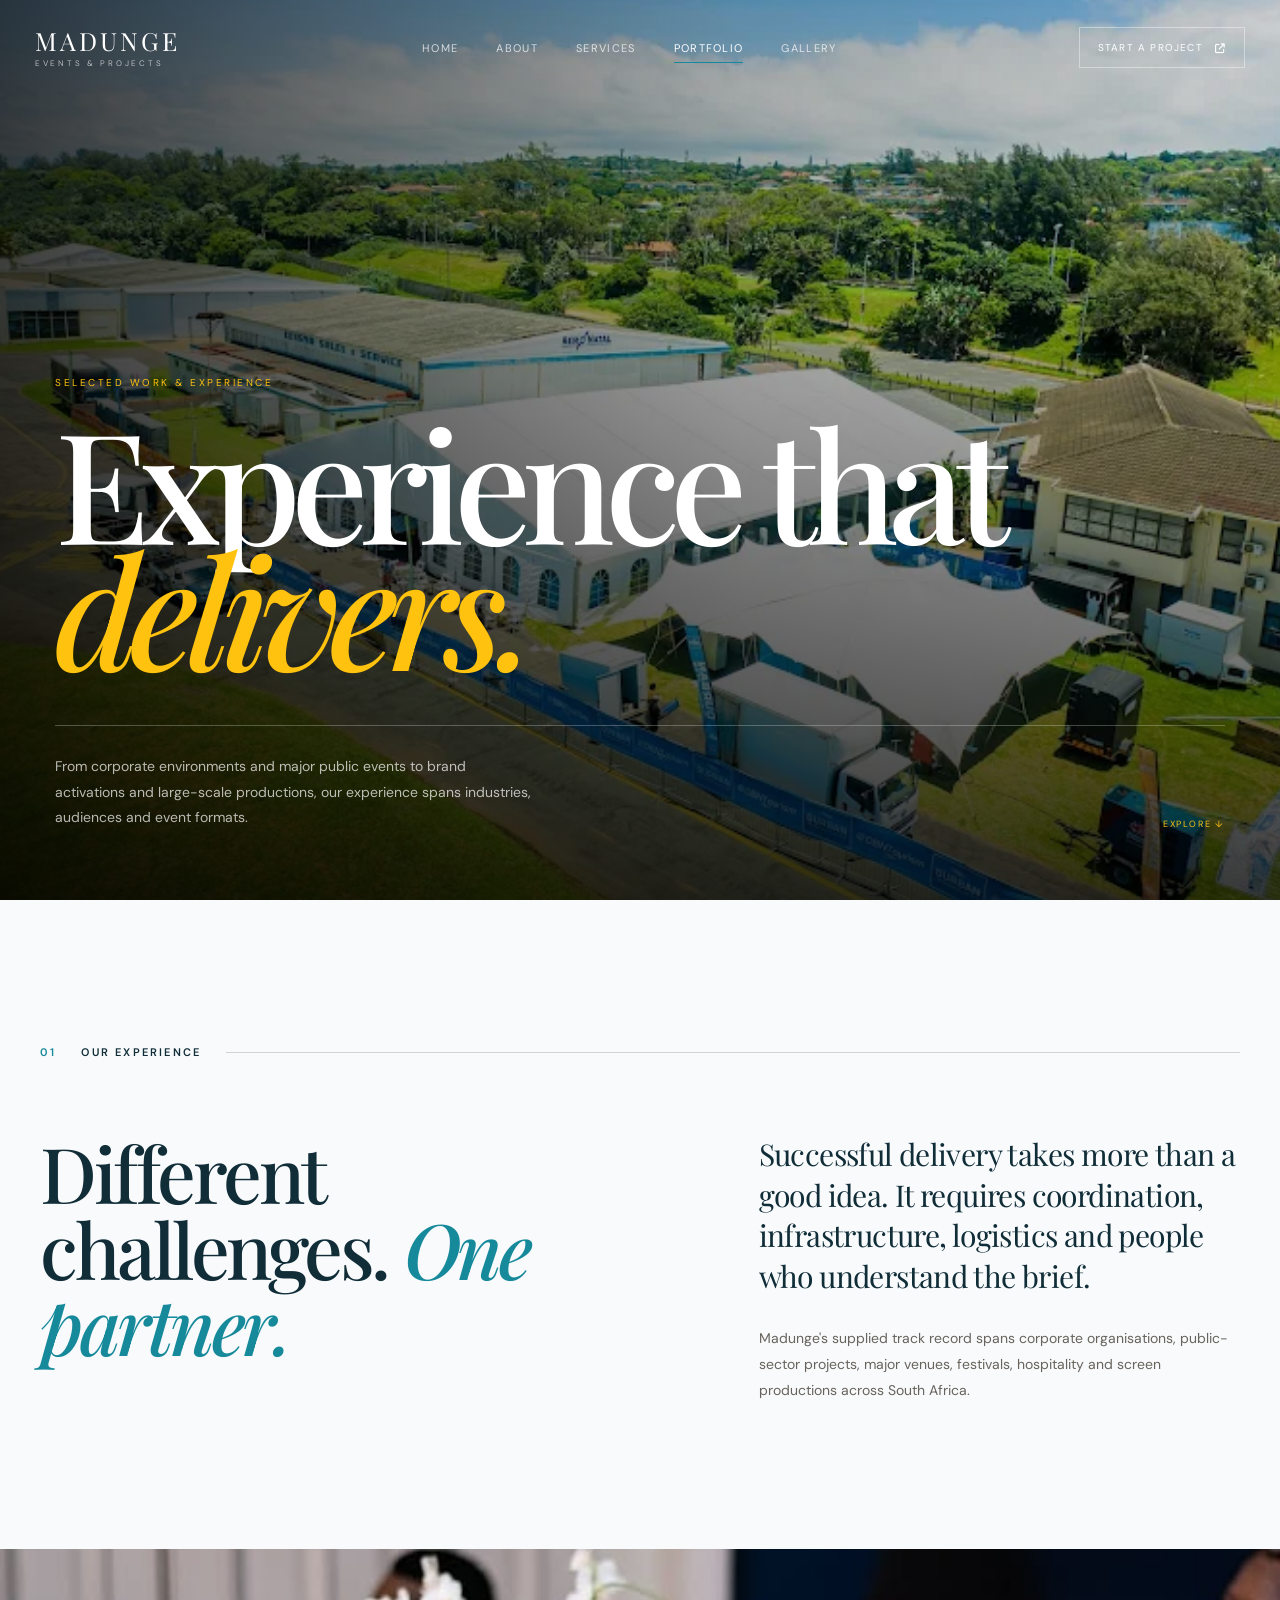
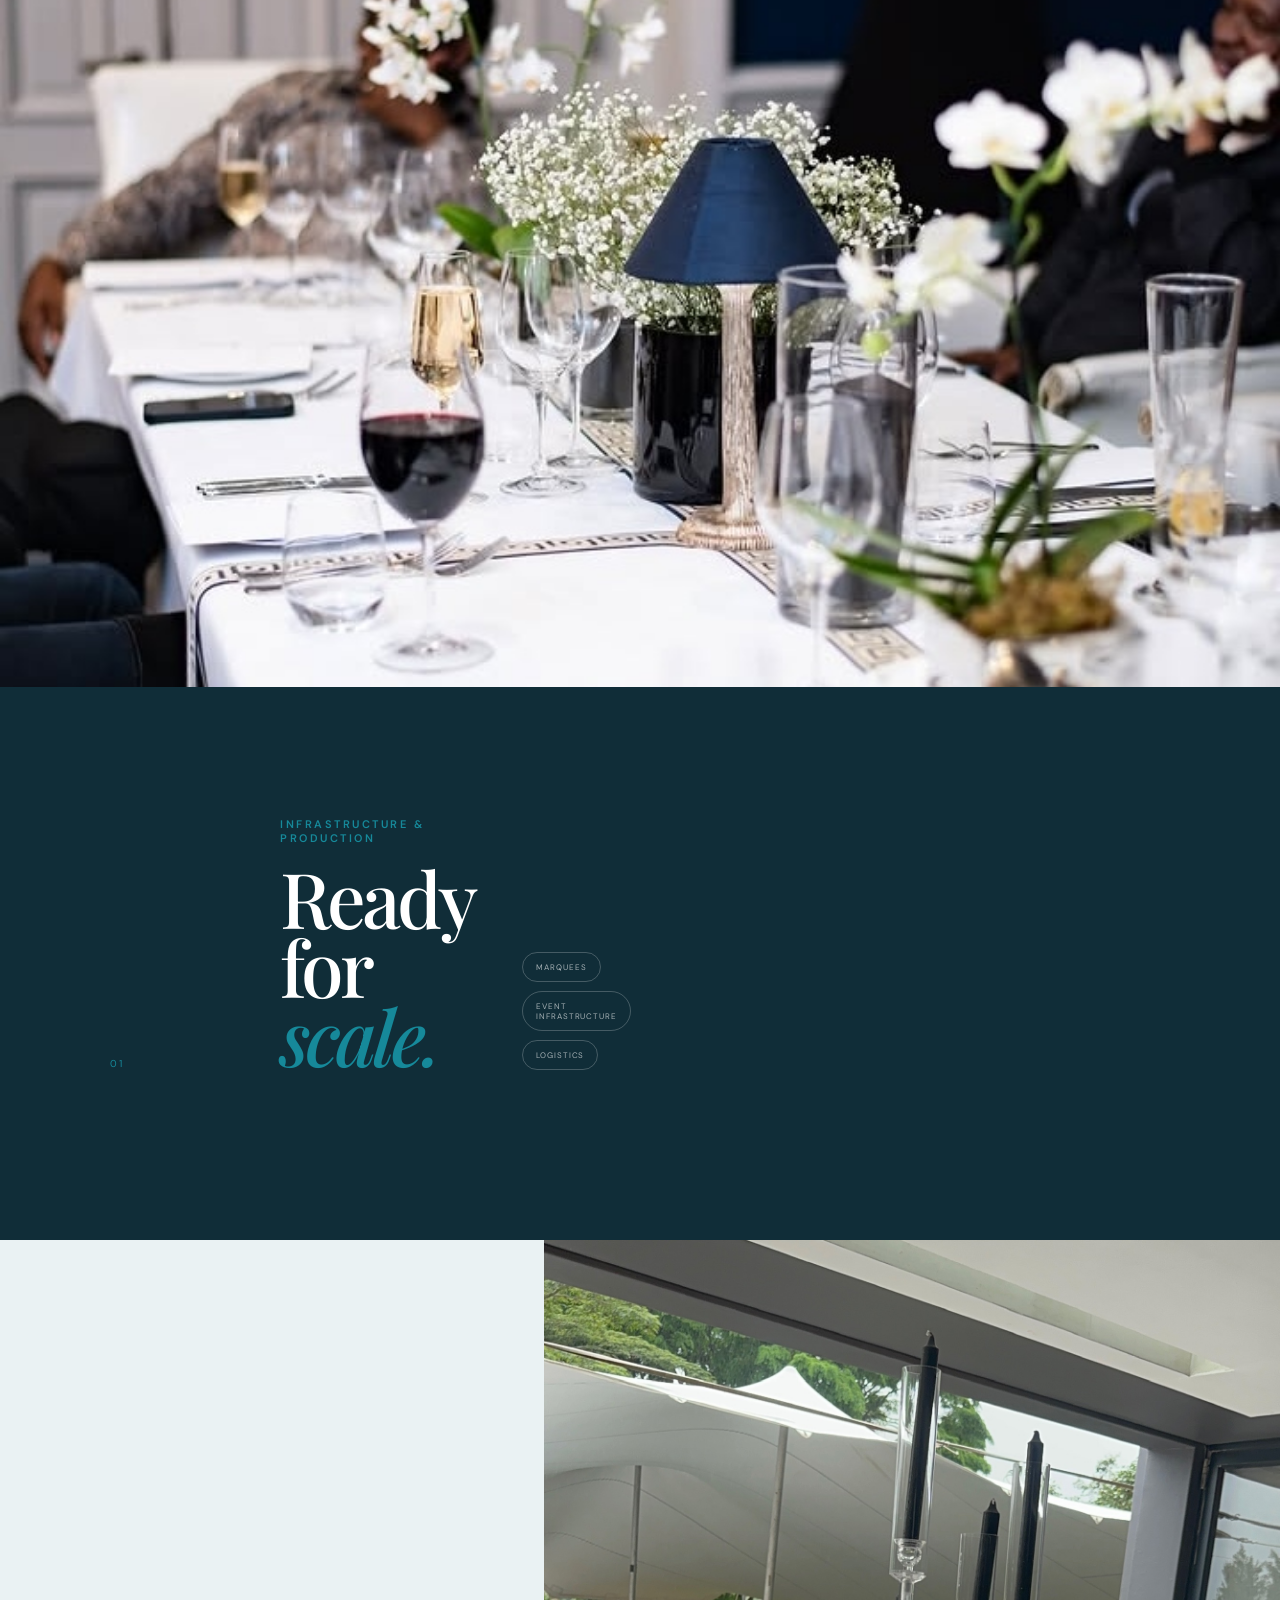
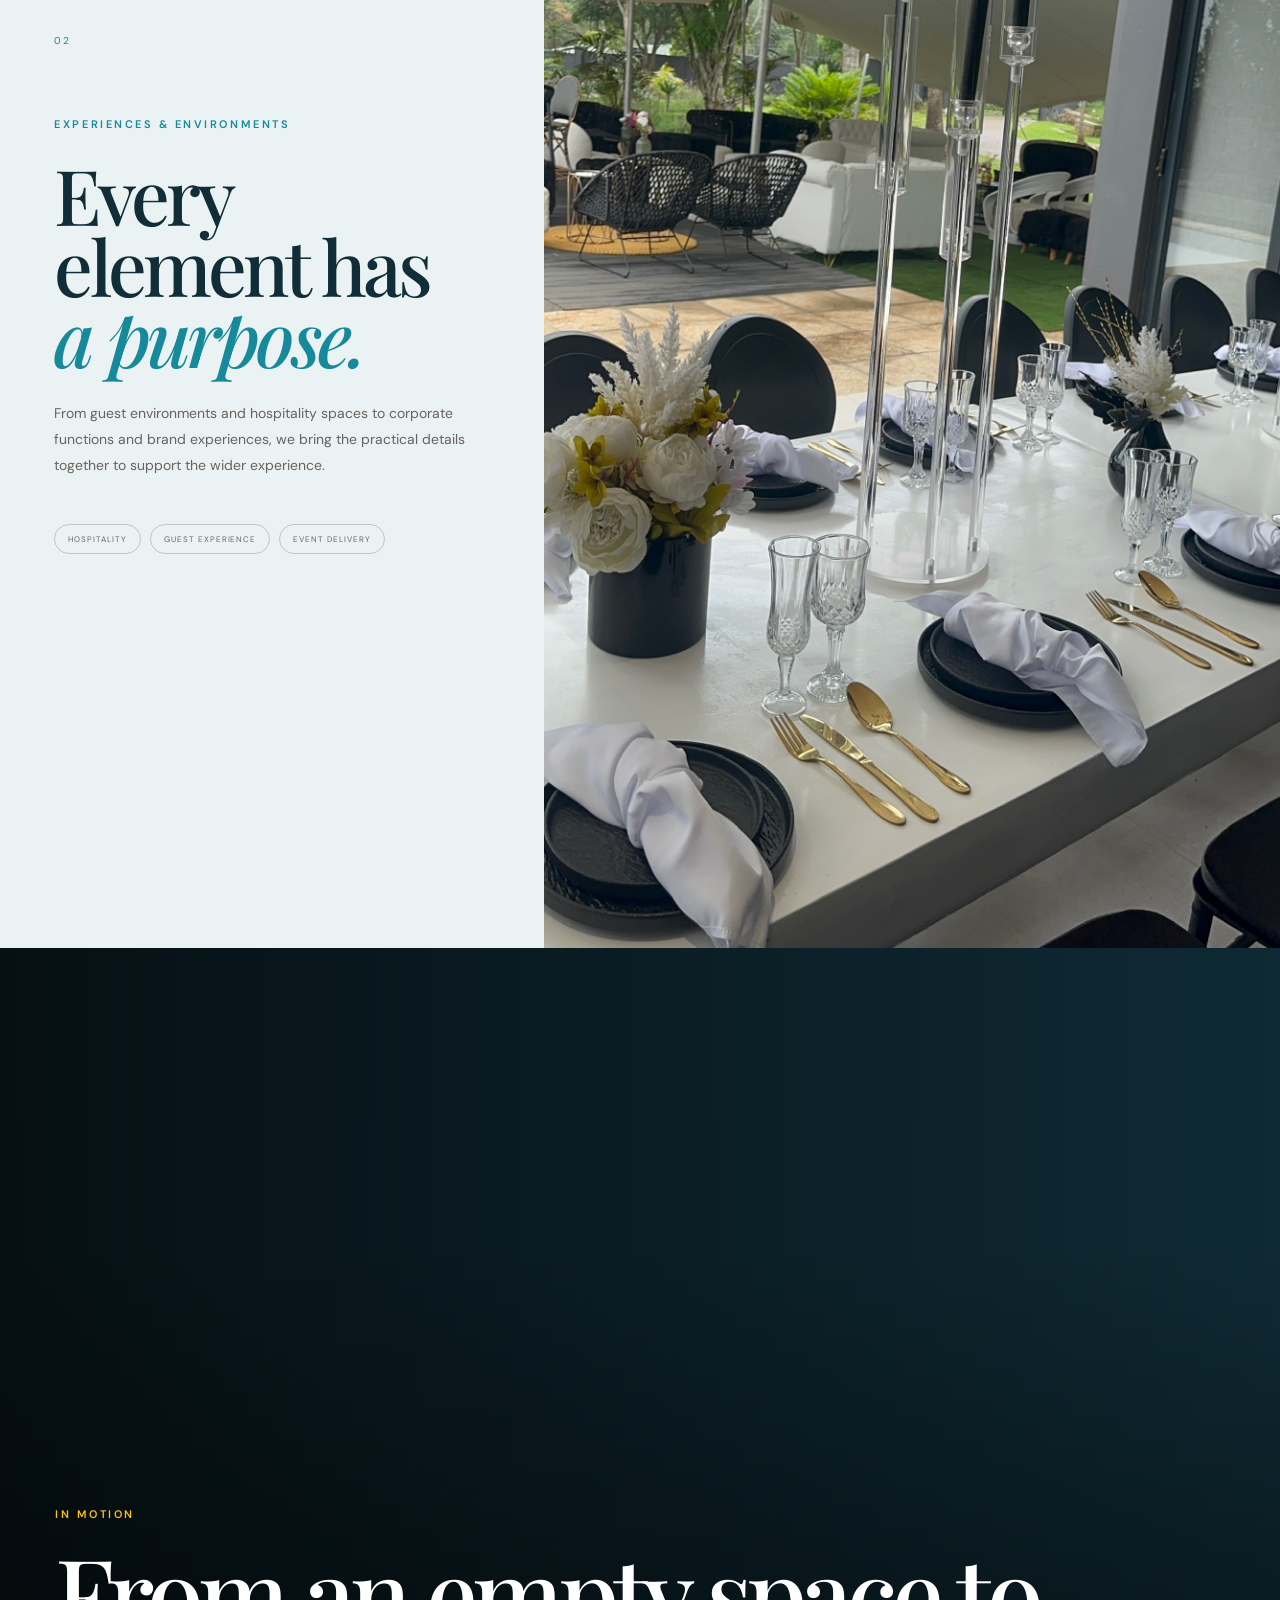
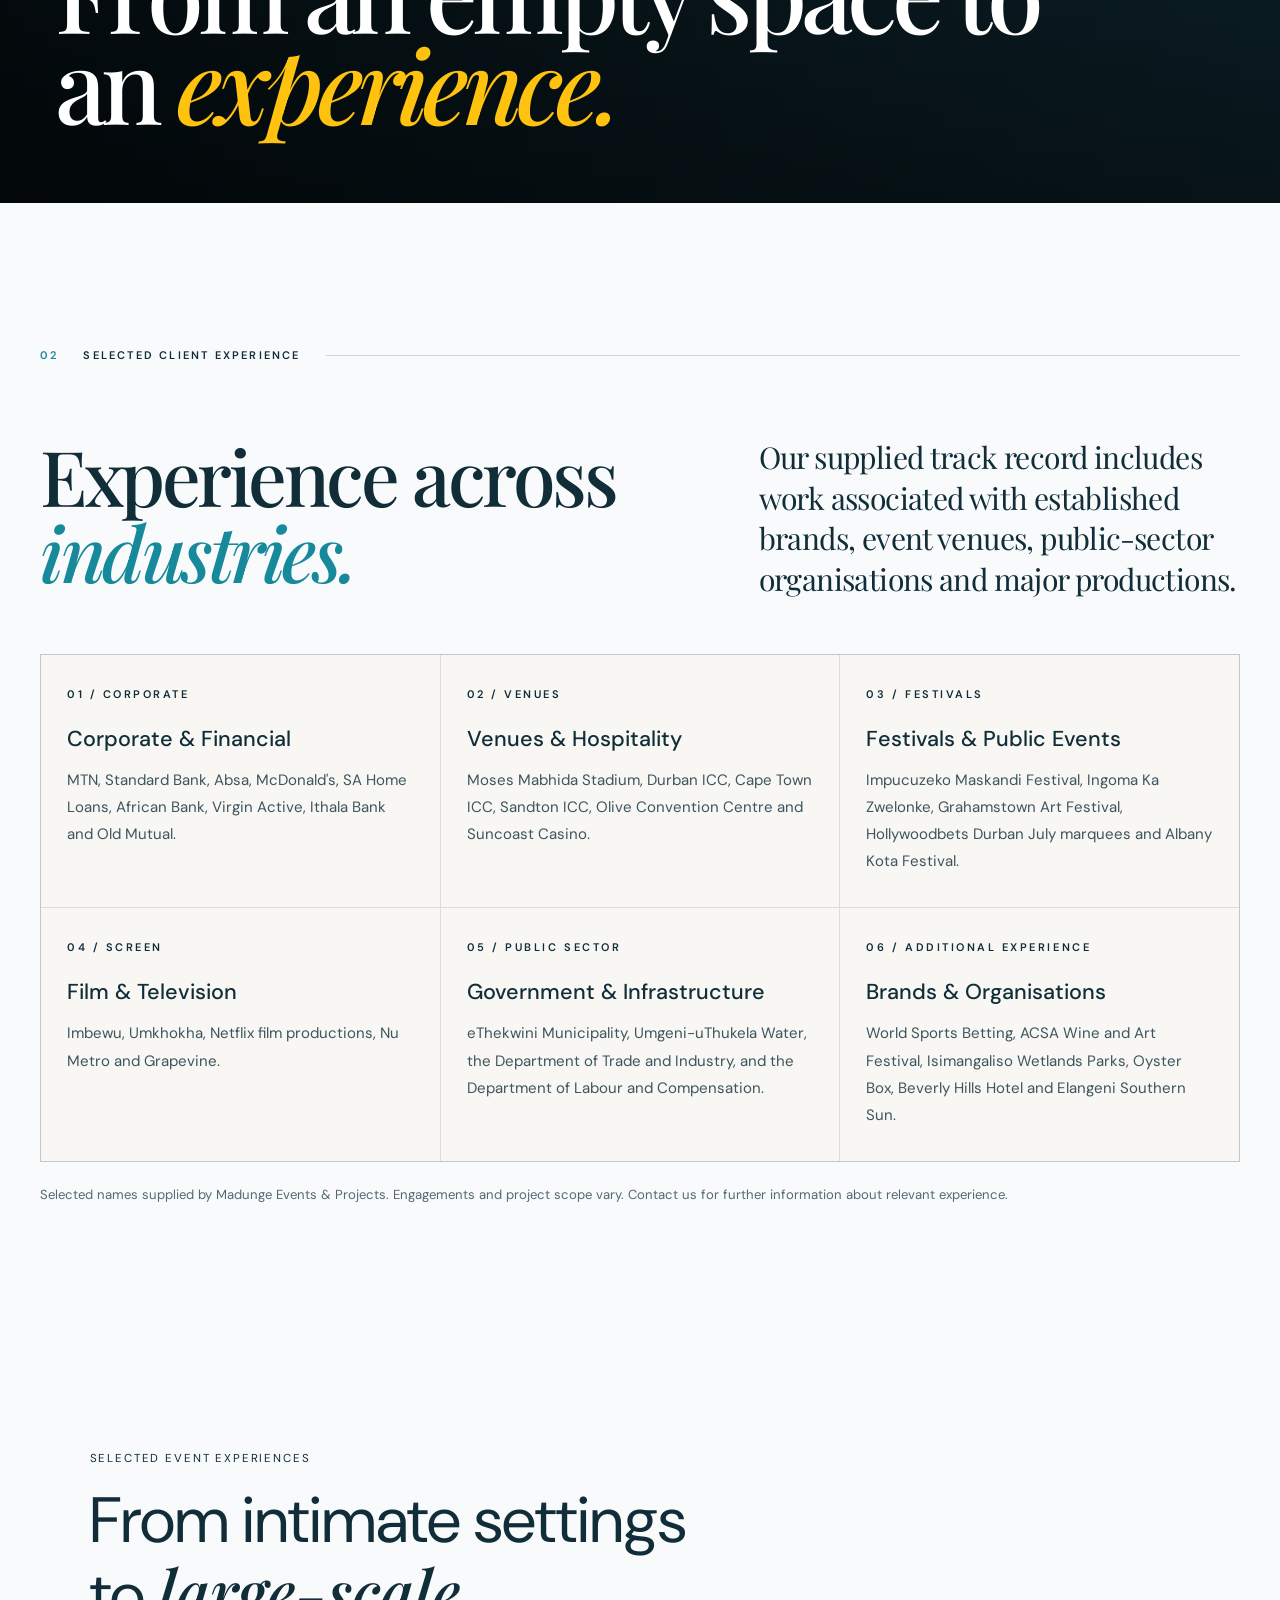
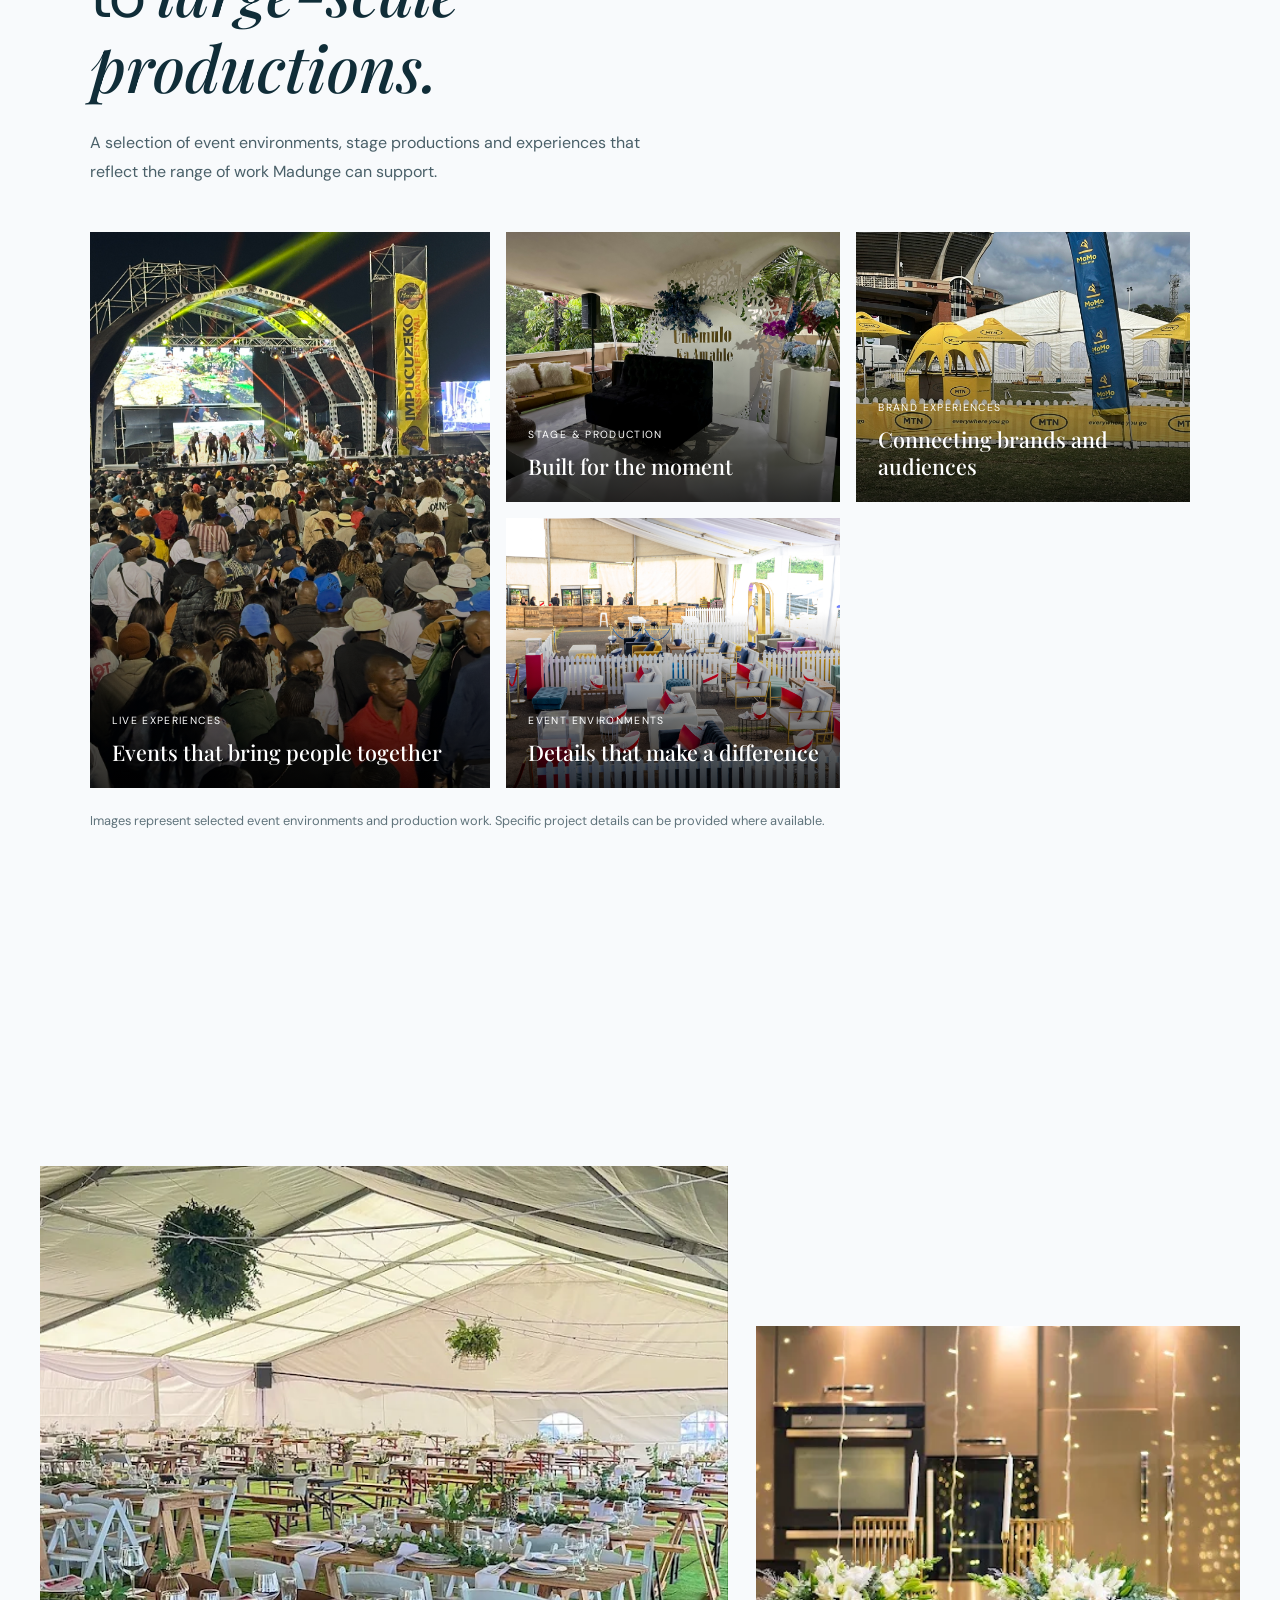
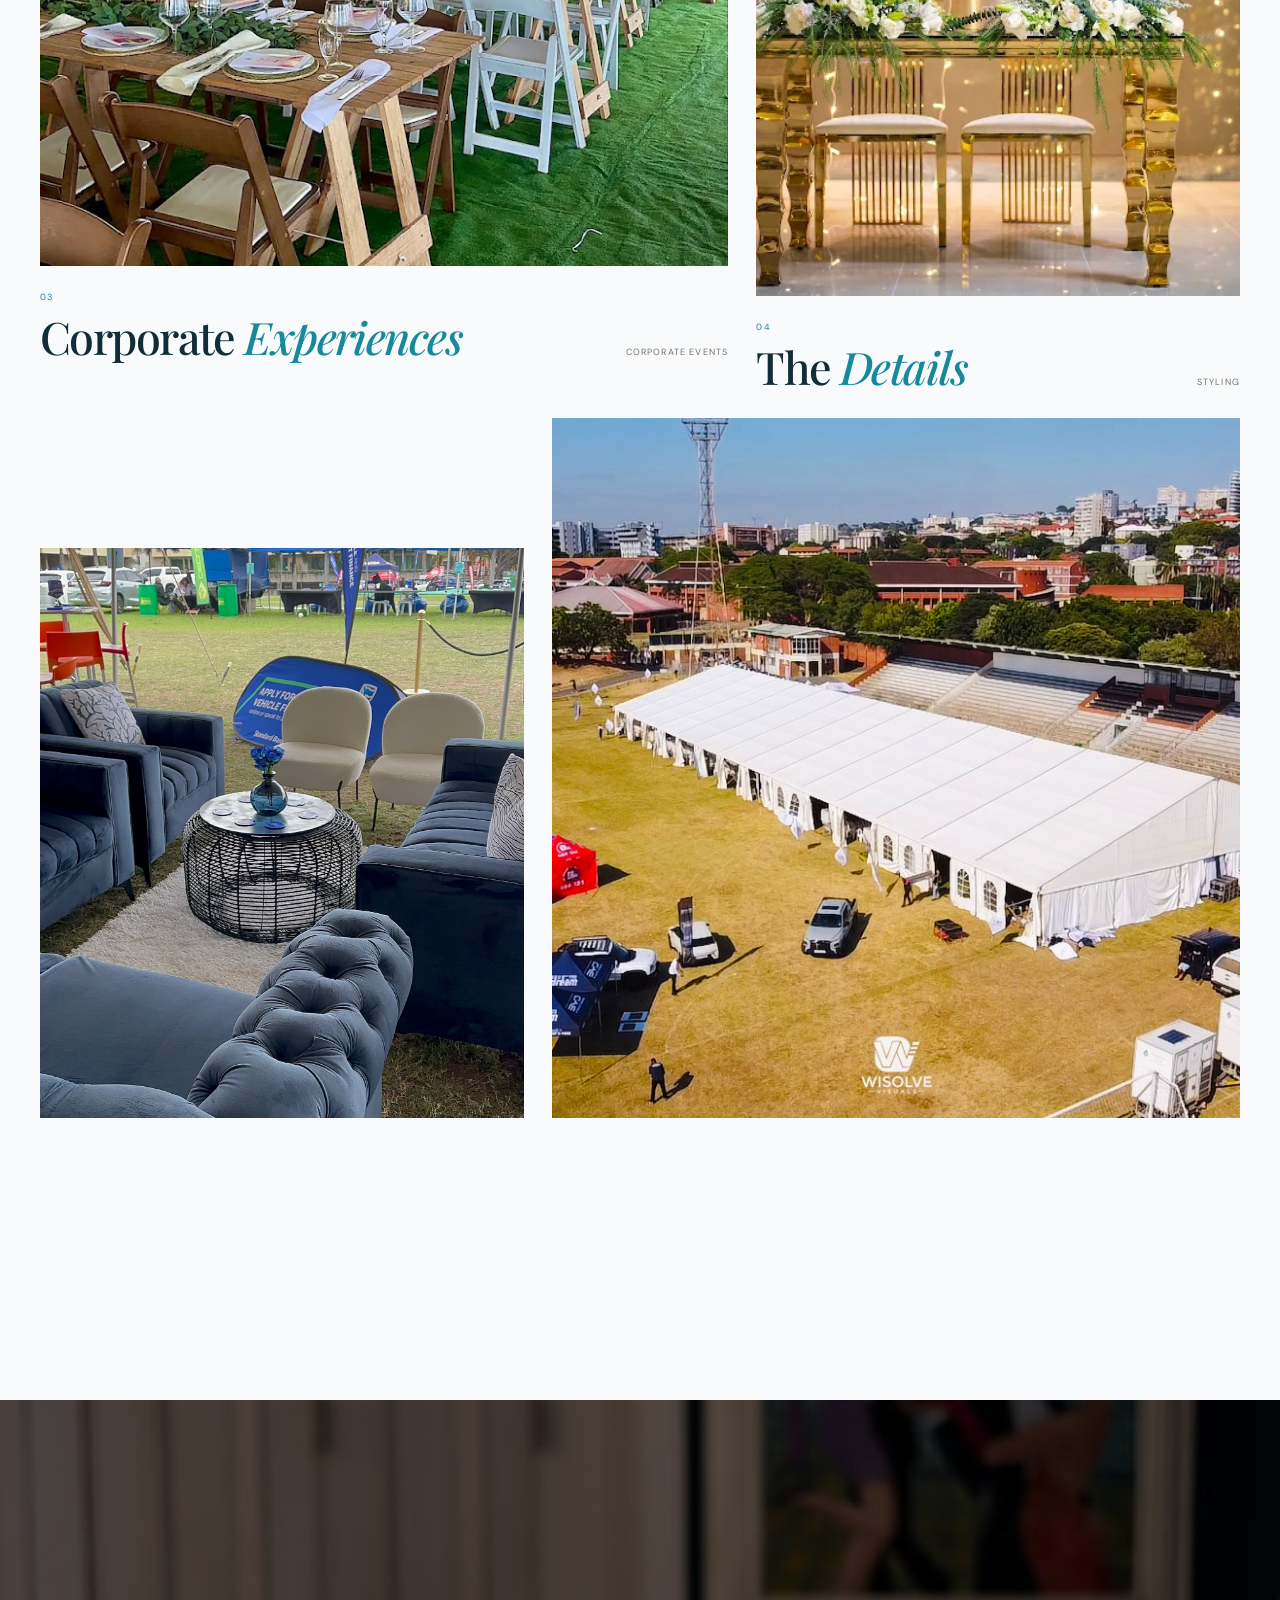
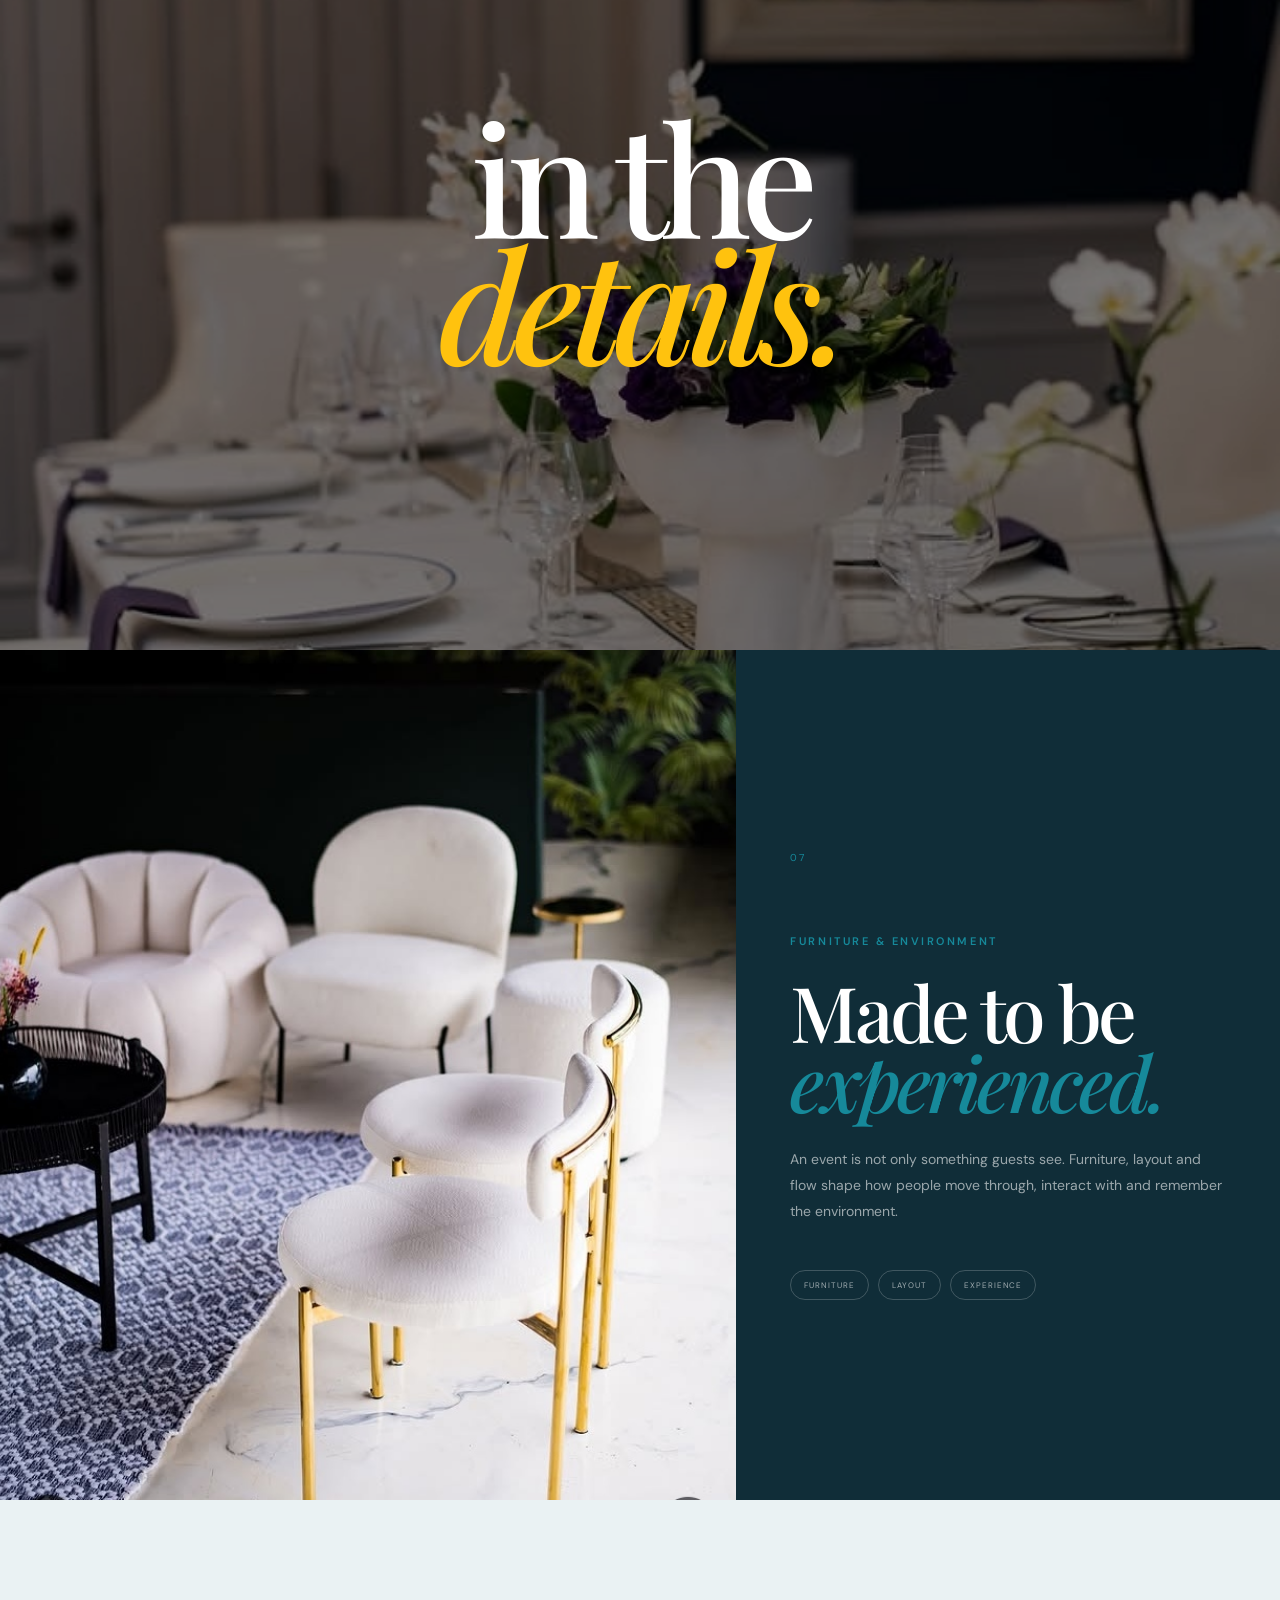
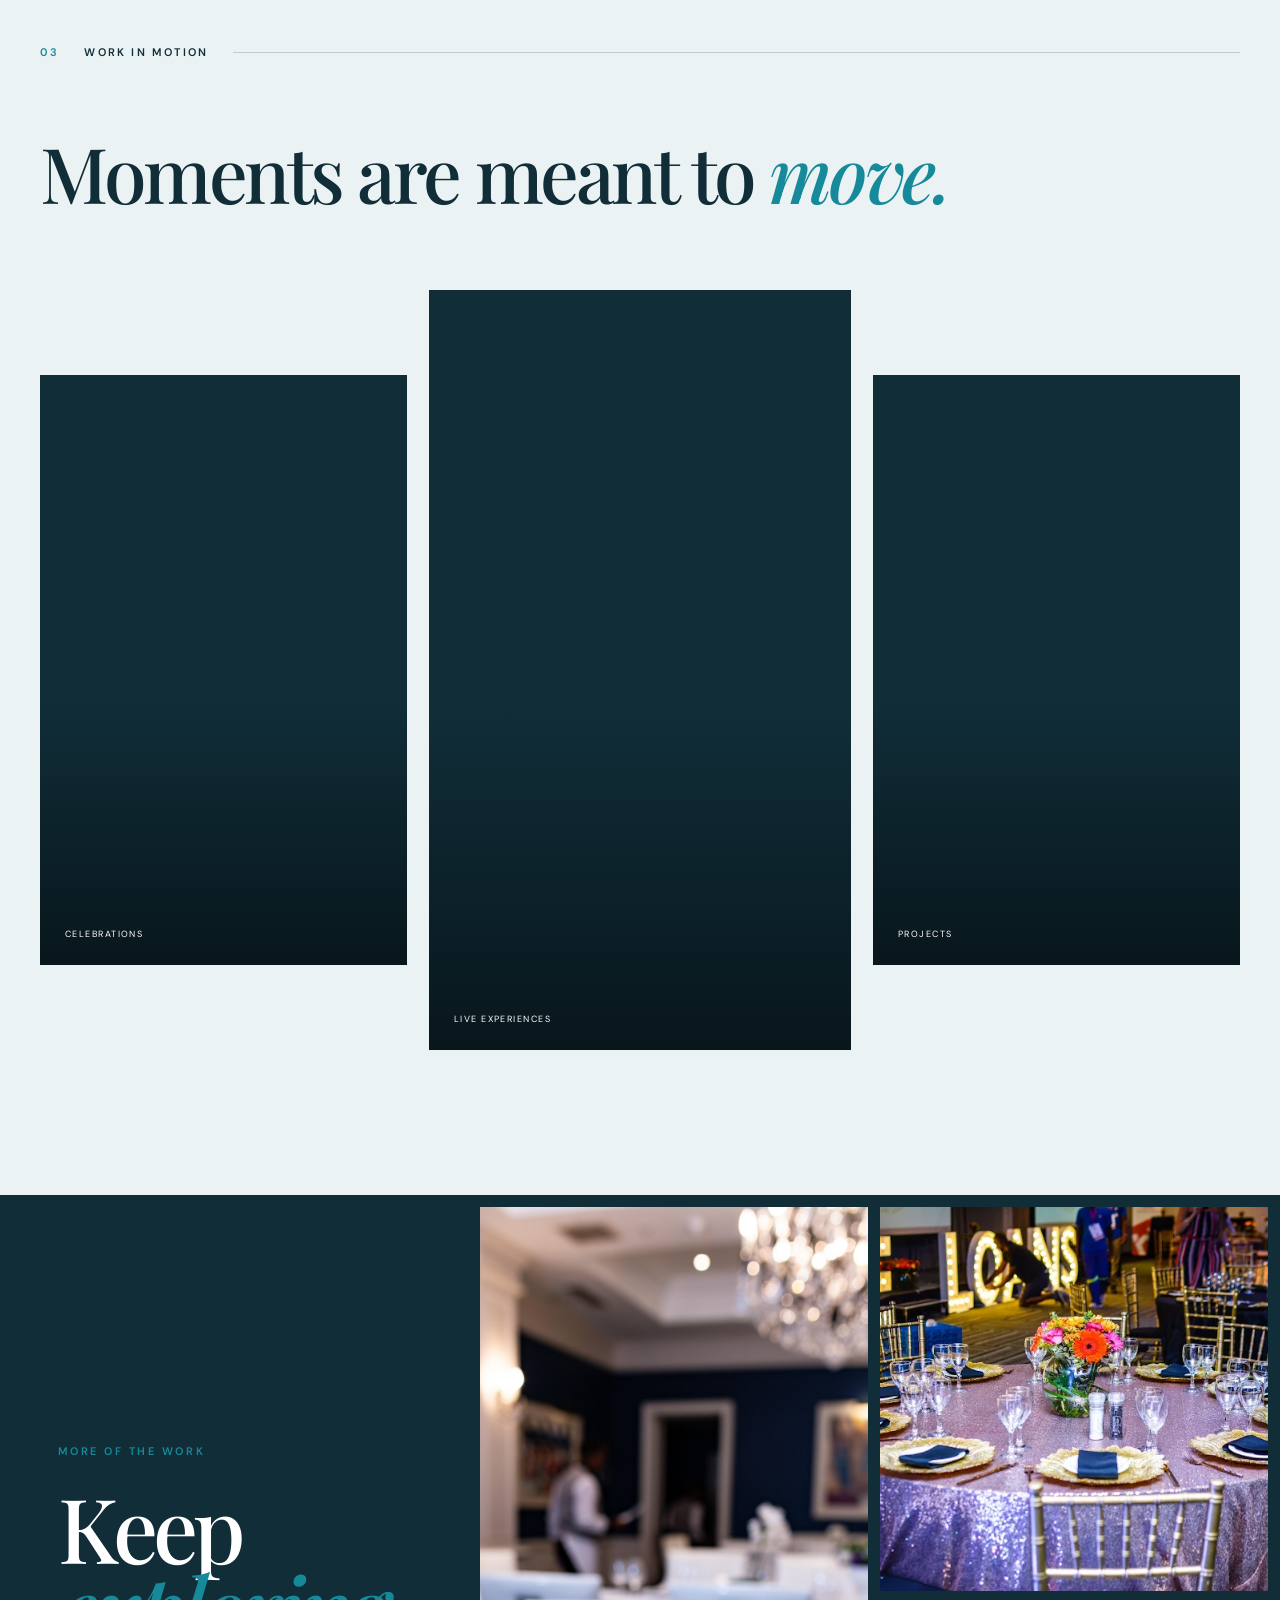
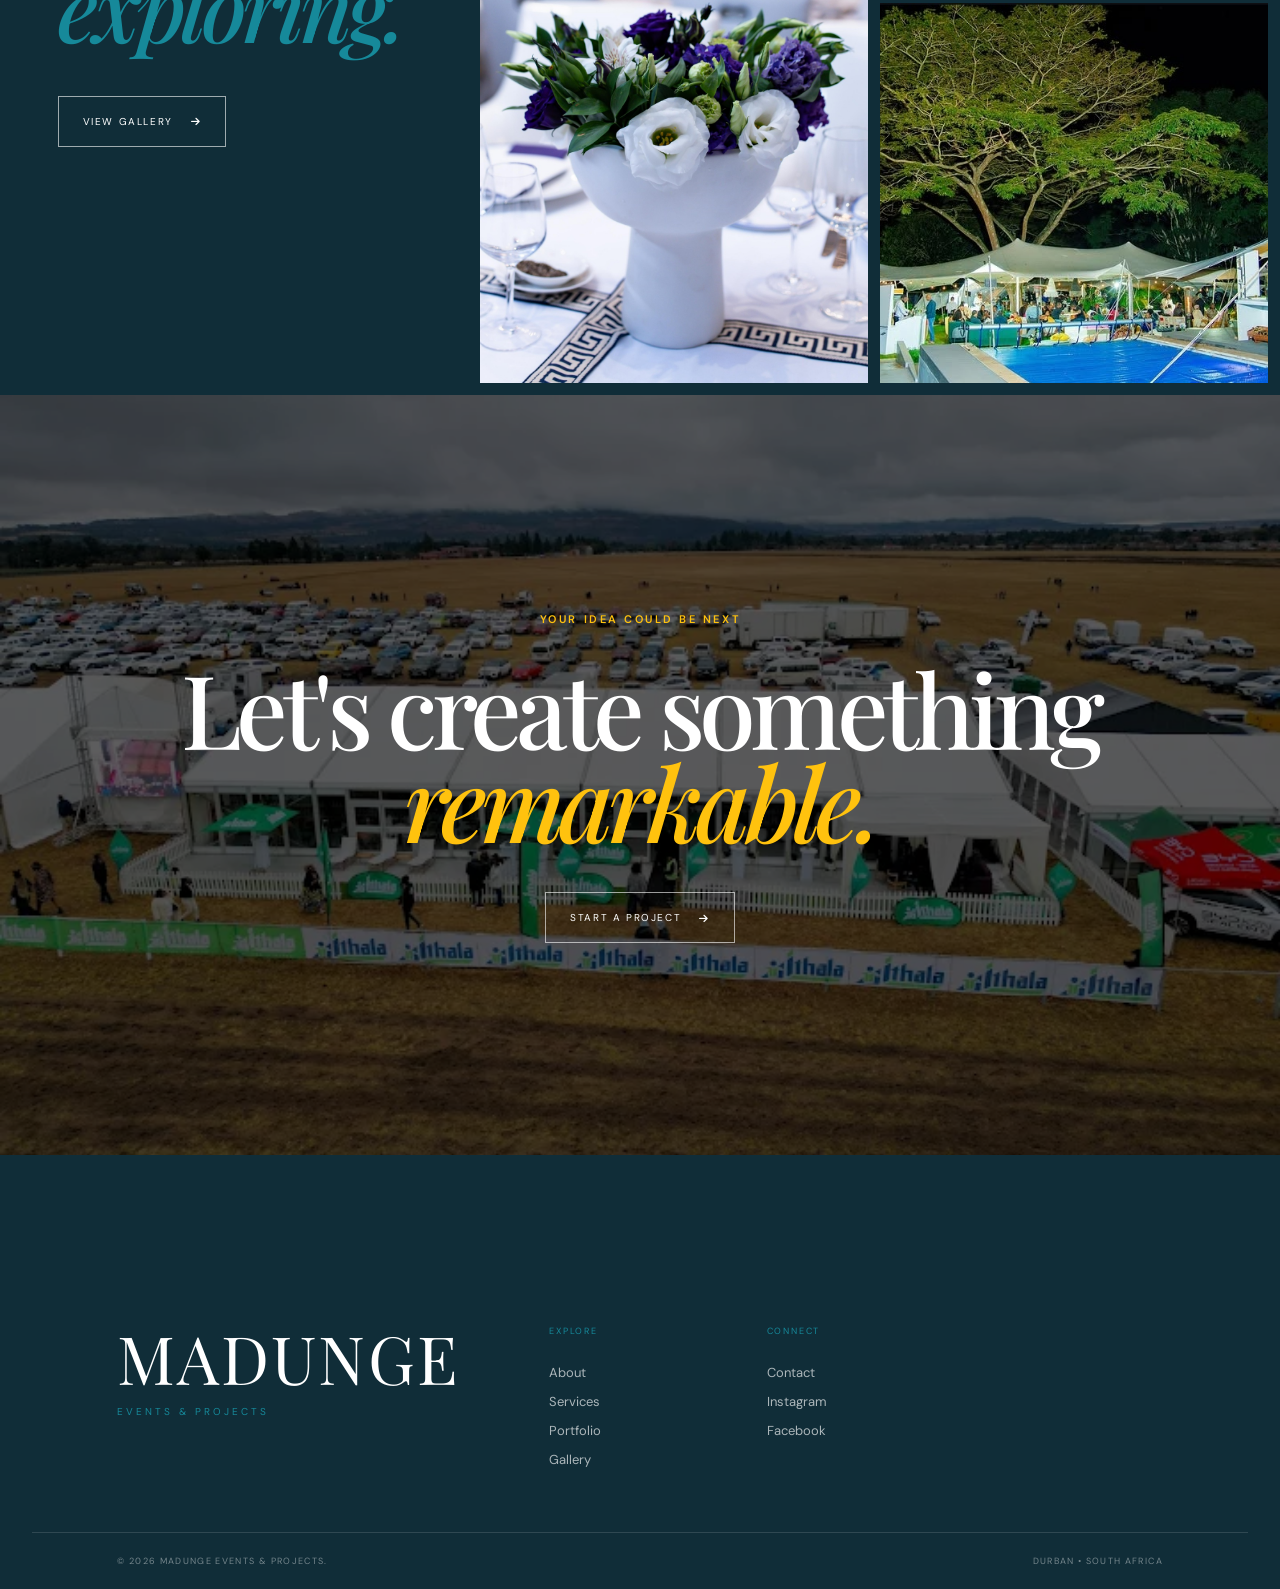
<file: portfolio.html>
<!DOCTYPE html>
<html lang="en">

<head>
    <meta charset="UTF-8">
    <meta name="viewport" content="width=device-width, initial-scale=1.0">

    
<meta name="description"
      content="Explore Madunge Events & Projects' selected corporate events, event infrastructure, brand activations, festivals and project delivery across South Africa.">


    <title>Portfolio | Madunge Events & Projects</title>

    <link rel="preconnect" href="https://fonts.googleapis.com">
    <link rel="preconnect" href="https://fonts.gstatic.com" crossorigin>

    <link href="https://fonts.googleapis.com/css2?family=DM+Sans:wght@300;400;500;600&family=Playfair+Display:ital,wght@0,500;0,600;1,500&display=swap"
          rel="stylesheet">

    <link rel="stylesheet"
          href="https://cdnjs.cloudflare.com/ajax/libs/font-awesome/6.5.2/css/all.min.css">

    <link rel="stylesheet" href="css/style.css">
</head>

<body>


<!-- =====================================================
     LOADER
====================================================== -->

<div class="page-loader" id="pageLoader">

    <div class="loader-inner">

        <span class="loader-eyebrow">
            Selected Work
        </span>

        <div class="loader-brand">
            MADUNGE
        </div>

        <div class="loader-line">
            <span></span>
        </div>

    </div>

</div>


<!-- =====================================================
     NAVIGATION
====================================================== -->

<header class="site-header inner-header" id="siteHeader">

    <div class="nav-container">

        <a href="index.html" class="brand">

            <span class="brand-main">MADUNGE</span>

            <span class="brand-sub">
                Events & Projects
            </span>

        </a>


        <nav class="desktop-nav">

            <a href="index.html">Home</a>
            <a href="about.html">About</a>
            <a href="services.html">Services</a>
            <a href="portfolio.html" class="active">Portfolio</a>
            <a href="gallery.html">Gallery</a>

        </nav>


        <a href="contact.html" class="nav-enquire">

            Start a Project

            <i class="fa-solid fa-arrow-up-right-from-square"></i>

        </a>


        <button class="menu-toggle"
                id="menuToggle"
                aria-label="Open navigation">

            <span></span>
            <span></span>

        </button>

    </div>


    <div class="mobile-menu" id="mobileMenu">

        <nav>

            <a href="index.html">Home</a>
            <a href="about.html">About</a>
            <a href="services.html">Services</a>
            <a href="portfolio.html">Portfolio</a>
            <a href="gallery.html">Gallery</a>
            <a href="contact.html">Contact</a>

        </nav>

    </div>

</header>



<main>


<!-- =====================================================
     PORTFOLIO HERO
====================================================== -->

<section class="portfolio-hero">

    <div class="portfolio-hero-bg">

        <img src="assets/images/marquee-aerial-02.webp"
             alt="Madunge event environment">

    </div>

    <div class="portfolio-hero-overlay"></div>


   
<div class="portfolio-hero-content">

    <p class="hero-kicker reveal">
        Selected Work & Experience
    </p>

    <h1 class="reveal">
        Experience that
        <em>delivers.</em>
    </h1>

    <div class="portfolio-hero-bottom reveal">

        <p>
            From corporate environments and major public events
            to brand activations and large-scale productions,
            our experience spans industries, audiences and
            event formats.
        </p>

        <span>
            Explore ↓
        </span>

    </div>

</div>


</section>




<section class="portfolio-intro section">

    <div class="container">

        <div class="section-label reveal">
            <span>01</span>
            <p>Our experience</p>
        </div>

        <div class="portfolio-intro-grid">

            <h2 class="display-heading reveal">
                Different challenges.
                <em>One partner.</em>
            </h2>

            <div>

                <p class="large-copy reveal">
                    Successful delivery takes more than a good
                    idea. It requires coordination, infrastructure,
                    logistics and people who understand the brief.
                </p>

                <p class="portfolio-intro-small reveal">
                    Madunge's supplied track record spans corporate
                    organisations, public-sector projects, major
                    venues, festivals, hospitality and screen
                    productions across South Africa.
                </p>

            </div>

        </div>

    </div>

</section>



<!-- =====================================================
     FEATURE PROJECT 01
====================================================== -->

<section class="portfolio-feature">

    <div class="portfolio-feature-media reveal-image">

        <img src="assets/images/marquee-aerial-01.webp"
             alt="Large-scale marquee event">

    </div>


    <div class="portfolio-feature-info">

       
<div class="portfolio-feature-info">

    <div class="portfolio-number reveal">
        01
    </div>

    <div>

        <span class="eyebrow reveal">
            Infrastructure & Production
        </span>

        <h2 class="reveal">
            Ready for
            <em>scale.</em>
        </h2>

    </div>

    <div class="portfolio-meta reveal">
        <span>Marquees</span>
        <span>Event Infrastructure</span>
        <span>Logistics</span>
    </div>

</div>


    </div>

</section>



<!-- =====================================================
     FEATURE PROJECT 02
====================================================== -->

<section class="portfolio-project-split">

   
<div class="portfolio-project-copy">

    <span class="portfolio-number reveal">
        02
    </span>

    <span class="eyebrow reveal">
        Experiences & Environments
    </span>

    <h2 class="reveal">
        Every element has
        <em>a purpose.</em>
    </h2>

    <p class="reveal">
        From guest environments and hospitality spaces to
        corporate functions and brand experiences, we bring
        the practical details together to support the wider
        experience.
    </p>

    <div class="portfolio-meta reveal">
        <span>Hospitality</span>
        <span>Guest Experience</span>
        <span>Event Delivery</span>
    </div>

</div>

    


    <div class="portfolio-project-image reveal-image">

        <img src="assets/images/IMG_7447.JPG"
             alt="Luxury table styling">

    </div>

</section>



<!-- =====================================================
     CINEMATIC VIDEO
====================================================== -->

<section class="portfolio-film">

    <video autoplay muted loop playsinline preload="metadata">

        <source src="assets/videos/festival-project.mp4"
                type="video/mp4">

    </video>


    <div class="portfolio-film-overlay"></div>


    <div class="portfolio-film-content">

        <span class="eyebrow reveal">
            In motion
        </span>


        <h2 class="reveal">

            From an empty space
            to an
            <em>experience.</em>

        </h2>

    </div>

</section>


<!-- CLIENT & PROJECT EXPERIENCE -->

<section class="client-experience section">

    <div class="container">

        <div class="section-label reveal">
            <span>02</span>
            <p>Selected client experience</p>
        </div>

        <div class="portfolio-intro-grid">

            <h2 class="display-heading reveal">
                Experience across
                <em>industries.</em>
            </h2>

            <div>
                <p class="large-copy reveal">
                    Our supplied track record includes work
                    associated with established brands,
                    event venues, public-sector organisations
                    and major productions.
                </p>
            </div>

        </div>

        <div class="client-experience-grid">

            <article class="client-experience-card reveal">
                <span class="eyebrow">01 / Corporate</span>
                <h3>Corporate & Financial</h3>
                <p>
                    MTN, Standard Bank, Absa, McDonald's,
                    SA Home Loans, African Bank, Virgin Active,
                    Ithala Bank and Old Mutual.
                </p>
            </article>

            <article class="client-experience-card reveal">
                <span class="eyebrow">02 / Venues</span>
                <h3>Venues & Hospitality</h3>
                <p>
                    Moses Mabhida Stadium, Durban ICC,
                    Cape Town ICC, Sandton ICC,
                    Olive Convention Centre and Suncoast Casino.
                </p>
            </article>

            <article class="client-experience-card reveal">
                <span class="eyebrow">03 / Festivals</span>
                <h3>Festivals & Public Events</h3>
                <p>
                    Impucuzeko Maskandi Festival, Ingoma Ka Zwelonke,
                    Grahamstown Art Festival, Hollywoodbets Durban
                    July marquees and Albany Kota Festival.
                </p>
            </article>

            <article class="client-experience-card reveal">
                <span class="eyebrow">04 / Screen</span>
                <h3>Film & Television</h3>
                <p>
                    Imbewu, Umkhokha, Netflix film productions,
                    Nu Metro and Grapevine.
                </p>
            </article>

            <article class="client-experience-card reveal">
                <span class="eyebrow">05 / Public Sector</span>
                <h3>Government & Infrastructure</h3>
                <p>
                    eThekwini Municipality, Umgeni-uThukela Water,
                    the Department of Trade and Industry, and
                    the Department of Labour and Compensation.
                </p>
            </article>

            <article class="client-experience-card reveal">
                <span class="eyebrow">06 / Additional Experience</span>
                <h3>Brands & Organisations</h3>
                <p>
                    World Sports Betting, ACSA Wine and Art Festival,
                    Isimangaliso Wetlands Parks, Oyster Box,
                    Beverly Hills Hotel and Elangeni Southern Sun.
                </p>
            </article>

        </div>

        <p class="client-experience-note">
            Selected names supplied by Madunge Events & Projects.
            Engagements and project scope vary. Contact us for
            further information about relevant experience.
        </p>

    </div>

</section>



<!-- FEATURED EVENT PRODUCTION -->
<section class="portfolio-featured-work section">

    <div class="portfolio-featured-inner">

        <div class="portfolio-featured-heading">
            <p class="section-eyebrow">SELECTED EVENT EXPERIENCES</p>
            <h2>From intimate settings<br>to <em>large-scale productions.</em></h2>
            <p>
                A selection of event environments, stage productions and
                experiences that reflect the range of work Madunge can support.
            </p>
        </div>

        <div class="portfolio-featured-grid">

            <figure class="portfolio-work-card portfolio-work-tall">
                <img src="assets/images/IMG_4247.JPG"
                     alt="Concert event and production"
                     loading="lazy">
                <figcaption>
                    <span>LIVE EXPERIENCES</span>
                    <h3>Events that bring people together</h3>
                </figcaption>
            </figure>

            <figure class="portfolio-work-card">
                <img src="assets/images/IMG_4352.JPEG"
                     alt="Stage setup for an event"
                     loading="lazy">
                <figcaption>
                    <span>STAGE & PRODUCTION</span>
                    <h3>Built for the moment</h3>
                </figcaption>
            </figure>

            <figure class="portfolio-work-card">
                <img src="assets/images/IMG_5711.JPG"
                     alt="MTN-related event project"
                     loading="lazy">
                <figcaption>
                    <span>BRAND EXPERIENCES</span>
                    <h3>Connecting brands and audiences</h3>
                </figcaption>
            </figure>

            <figure class="portfolio-work-card">
                <img src="assets/images/setup1.jpg"
                     alt="Event setup and seating"
                     loading="lazy">
                <figcaption>
                    <span>EVENT ENVIRONMENTS</span>
                    <h3>Details that make a difference</h3>
                </figcaption>
            </figure>

        </div>

        <p class="portfolio-featured-note">
            Images represent selected event environments and production work.
            Specific project details can be provided where available.
        </p>

    </div>

</section>



<!-- =====================================================
     PROJECT GRID
====================================================== -->

<section class="portfolio-grid-section section">

    <div class="container">

        <div class="section-label reveal">

            <span>02</span>
            <p>Selected environments</p>

        </div>


        <div class="portfolio-grid">


            <article class="portfolio-card portfolio-card-large">

                <div class="portfolio-card-image reveal-image">

                    <img src="assets/images/corporate-event2.jpg"
                         alt="Corporate event environment">

                </div>

                <div class="portfolio-card-info reveal">

                    <div>
                        <span>03</span>

                        <h3>
                            Corporate
                            <em>Experiences</em>
                        </h3>
                    </div>

                    <p>
                        Corporate Events
                    </p>

                </div>

            </article>



            <article class="portfolio-card portfolio-card-small">

                <div class="portfolio-card-image reveal-image">

                    <img src="assets/images/event-detail-3.jpg"
                         alt="Event styling detail">

                </div>

                <div class="portfolio-card-info reveal">

                    <div>
                        <span>04</span>

                        <h3>
                            The
                            <em>Details</em>
                        </h3>
                    </div>

                    <p>
                        Styling
                    </p>

                </div>

            </article>



            <article class="portfolio-card portfolio-card-small">

                <div class="portfolio-card-image reveal-image">

                    <img src="assets/images/IMG_1772.JPG"
                         alt="Event lounge furniture">

                </div>

                <div class="portfolio-card-info reveal">

                    <div>
                        <span>05</span>

                        <h3>
                            Designed to
                            <em>Gather</em>
                        </h3>
                    </div>

                    <p>
                        Furniture & Lounge
                    </p>

                </div>

            </article>



            <article class="portfolio-card portfolio-card-large">

                <div class="portfolio-card-image reveal-image">

                    <img src="assets/images/IMG_7839.JPG"
                         alt="Large Madunge event environment">

                </div>

                <div class="portfolio-card-info reveal">

                    <div>
                        <span>06</span>

                        <h3>
                            Spaces
                            <em>Transformed</em>
                        </h3>
                    </div>

                    <p>
                        Infrastructure
                    </p>

                </div>

            </article>


        </div>

    </div>

</section>



<!-- =====================================================
     FULL WIDTH STATEMENT
====================================================== -->

<section class="portfolio-statement">

    <div class="portfolio-statement-image">

        <img src="assets/images/luxury-table-06.webp"
             alt="Madunge event styling">

    </div>

    <div class="portfolio-statement-overlay"></div>


    <div class="portfolio-statement-content">

        <p class="reveal">
            The difference is
        </p>

        <h2 class="reveal">
            in the
            <em>details.</em>
        </h2>

    </div>

</section>



<!-- =====================================================
     PROJECT 07
====================================================== -->

<section class="portfolio-project-split portfolio-project-dark">

    <div class="portfolio-project-image reveal-image">

        <img src="assets/images/event-lounge-3.jpg"
             alt="Madunge event lounge">

    </div>


    <div class="portfolio-project-copy">

        <span class="portfolio-number reveal">
            07
        </span>

        <span class="eyebrow reveal">
            Furniture & Environment
        </span>


        <h2 class="reveal">

            Made to be
            <em>experienced.</em>

        </h2>


        <p class="reveal">
            An event is not only something guests see.
            Furniture, layout and flow shape how people
            move through, interact with and remember
            the environment.
        </p>


        <div class="portfolio-meta reveal">

            <span>Furniture</span>
            <span>Layout</span>
            <span>Experience</span>

        </div>

    </div>

</section>



<!-- =====================================================
     PORTFOLIO VIDEO GRID
====================================================== -->

<section class="portfolio-motion section">

    <div class="container">

        <div class="section-label reveal">

            <span>03</span>
            <p>Work in motion</p>

        </div>


        <div class="portfolio-motion-heading">

            <h2 class="display-heading reveal">

                Moments are meant
                to
                <em>move.</em>

            </h2>

        </div>


        <div class="portfolio-video-grid">


            <div class="portfolio-video-card">

                <video autoplay muted loop playsinline preload="metadata">
                    <source src="assets/videos/birthday-event.mp4"
                            type="video/mp4">

                </video>

                <div class="video-card-overlay"></div>

                <div class="video-card-label">
                    <span>Celebrations</span>
                </div>

            </div>



            <div class="portfolio-video-card video-card-tall">

                <video autoplay muted loop playsinline preload="metadata">
                    <source src="assets/videos/music-festival.mp4"
                            type="video/mp4">

                </video>

                <div class="video-card-overlay"></div>

                <div class="video-card-label">
                    <span>Live Experiences</span>
                </div>

            </div>



            <div class="portfolio-video-card">

                <video autoplay muted loop playsinline preload="metadata">

                    <source src="assets/videos/project.mp4"
                            type="video/mp4">

                </video>

                <div class="video-card-overlay"></div>

                <div class="video-card-label">
                    <span>Projects</span>
                </div>

            </div>


        </div>

    </div>

</section>



<!-- =====================================================
     GALLERY PREVIEW
====================================================== -->

<section class="portfolio-gallery-preview">

    <div class="portfolio-gallery-heading">

        <span class="eyebrow reveal">
            More of the work
        </span>

        <h2 class="reveal">
            Keep
            <em>exploring.</em>
        </h2>

        <a href="gallery.html"
           class="cta-button reveal">

            View Gallery

            <i class="fa-solid fa-arrow-right"></i>

        </a>

    </div>


    <div class="portfolio-gallery-images">

        <div>
            <img src="assets/images/a1a44941-264c-4363-8aee-8e8b2f21e2bd.jpg"
                 alt="Madunge event detail">
        </div>

        <div>
            <img src="assets/images/luxury-table-01.webp"
                 alt="Madunge event styling">
        </div>

        <div>
            <img src="assets/images/event-detail8.jpg"
                 alt="Madunge event detail">
        </div>

    </div>

</section>



<!-- =====================================================
     FINAL CTA
====================================================== -->

<section class="final-cta">

    <div class="final-cta-bg">

        <img src="assets/images/marquee-aerial-03.webp"
             alt="Madunge event">

    </div>

    <div class="final-cta-overlay"></div>


    <div class="final-cta-content">

        <span class="eyebrow reveal">
            Your idea could be next
        </span>


        <h2 class="reveal">

            Let's create
            something
            <em>remarkable.</em>

        </h2>


        <a href="contact.html"
           class="cta-button reveal">

            Start a Project

            <i class="fa-solid fa-arrow-right"></i>

        </a>

    </div>

</section>


</main>



<!-- =====================================================
     FOOTER
====================================================== -->

<footer class="footer">

    <div class="container">


        <div class="footer-top">

            <div class="footer-brand">

                <span class="footer-logo">
                    MADUNGE
                </span>

                <p>
                    Events & Projects
                </p>

            </div>


            <div class="footer-links">


                <div>

                    <span class="footer-heading">
                        Explore
                    </span>

                    <a href="about.html">About</a>
                    <a href="services.html">Services</a>
                    <a href="portfolio.html">Portfolio</a>
                    <a href="gallery.html">Gallery</a>

                </div>


                <div>

                    <span class="footer-heading">
                        Connect
                    </span>

                    <a href="contact.html">Contact</a>
                   <a href="https://www.instagram.com/madungeevents/"
   target="_blank"
   rel="noopener noreferrer">
    Instagram
</a>

<a href="https://www.facebook.com/367546593577788"
   target="_blank"
   rel="noopener noreferrer">
    Facebook
</a>

                </div>


            </div>

        </div>


        <div class="footer-bottom">

            <p>
                © <span id="currentYear"></span>
                Madunge Events & Projects.
            </p>

            <p>
                Durban • South Africa
            </p>

        </div>

    </div>

</footer>


<script src="js/main.js"></script>

</body>
</html>
</file>
<file: css/style.css>
/* =========================================================
   MADUNGE EVENTS & PROJECTS
   Main Stylesheet
   ========================================================= */


/* =========================================================
   ROOT
   ========================================================= */


:root {
    /* Madunge brand colours */
    --black: #102D38;
    --black-soft: #123943;
    --charcoal: #174956;

    --ivory: #F8FAFC;
    --cream: #EAF2F3;
    --white: #FFFFFF;

    --gold: #16899A;
    --gold-light: #FFC20E;

    --grey: #647780;
    --border: rgba(22, 137, 154, 0.18);

    /* Typography */
    --serif: "Playfair Display", Georgia, serif;
    --sans: "DM Sans", Arial, sans-serif;

    /* Layout */
    --container: 1380px;

    /* Animation */
    --ease: cubic-bezier(.22, 1, .36, 1);
}



/* =========================================================
   RESET
   ========================================================= */

* {
    margin: 0;
    padding: 0;
    box-sizing: border-box;
}

html {
    scroll-behavior: smooth;
}

body {
    font-family: var(--sans);
    background: var(--ivory);
    color: var(--black);
    overflow-x: hidden;
    -webkit-font-smoothing: antialiased;
}

body.menu-open {
    overflow: hidden;
}

img,
video {
    display: block;
    width: 100%;
}

img {
    object-fit: cover;
}

a {
    color: inherit;
    text-decoration: none;
}

button {
    font: inherit;
}

::selection {
    background: var(--gold);
    color: var(--black);
}


/* =========================================================
   GENERAL
   ========================================================= */

.container {
    width: min(calc(100% - 80px), var(--container));
    margin: auto;
}

.section {
    padding: 145px 0;
}

.eyebrow {
    display: inline-block;
    font-size: 11px;
    text-transform: uppercase;
    letter-spacing: .23em;
    font-weight: 600;
}

.section-label {
    display: flex;
    align-items: center;
    gap: 25px;
    margin-bottom: 75px;

    font-size: 11px;
    text-transform: uppercase;
    letter-spacing: .2em;
    font-weight: 600;
}

.section-label span {
    color: var(--gold);
}

.section-label::after {
    content: "";
    height: 1px;
    flex: 1;
    background: rgba(0, 0, 0, .16);
}

.light-label {
    color: rgba(255, 255, 255, .7);
}

.light-label::after {
    background: rgba(255, 255, 255, .18);
}

.display-heading {
    font-family: var(--serif);
    font-size: clamp(54px, 6vw, 96px);
    font-weight: 500;
    line-height: .99;
    letter-spacing: -.045em;
}

.display-heading em {
    color: var(--gold);
    font-weight: 500;
}

.large-copy {
    font-family: var(--serif);
    font-size: 30px;
    line-height: 1.35;
    letter-spacing: -.02em;
}

.text-link {
    display: inline-flex;
    align-items: center;
    gap: 15px;

    margin-top: 35px;

    font-size: 12px;
    text-transform: uppercase;
    letter-spacing: .15em;
    font-weight: 600;

    padding-bottom: 8px;
    border-bottom: 1px solid currentColor;
}

.text-link i {
    transition: transform .35s var(--ease);
}

.text-link:hover i {
    transform: translateX(6px);
}




/* PAGE LOADER */
.page-loader {
    position: fixed;
    inset: 0;
    z-index: 99999;
    display: flex;
    justify-content: center;
    align-items: center;
    background: var(--black);
    color: var(--white);
    opacity: 1;
    visibility: visible;
    transition: opacity .7s var(--ease),
                visibility .7s var(--ease);
}

.page-loader.loaded {
    opacity: 0;
    visibility: hidden;
    pointer-events: none;
}

.loader-inner {
    width: min(430px, 82vw);
    text-align: center;
}

.loader-eyebrow {
    display: block;
    margin-bottom: 18px;
    color: var(--gold-light);
    text-transform: uppercase;
    letter-spacing: .34em;
    font-size: 9px;
}

.loader-brand {
    font-family: var(--serif);
    font-size: clamp(35px, 7vw, 58px);
    font-weight: 700;
    letter-spacing: .12em;
}

.loader-line {
    width: 100%;
    height: 2px;
    background: rgba(255,255,255,.16);
    margin-top: 24px;
    overflow: hidden;
}

.loader-line span {
    display: block;
    width: 100%;
    height: 100%;
    background: var(--gold-light);
    transform: translateX(-100%);
    animation: loaderLine 1.1s ease .3s forwards;
}

@keyframes loaderLine {
    to { transform: translateX(0); }
}



/* =========================================================
   HEADER
   ========================================================= */

.site-header {
    position: fixed;
    top: 0;
    left: 0;
    width: 100%;

    z-index: 1000;

    color: var(--white);

    transition:
        background .4s ease,
        color .4s ease,
        border .4s ease;
}

.site-header.scrolled {
    background: rgba(10, 10, 10, .92);
    backdrop-filter: blur(16px);
    -webkit-backdrop-filter: blur(16px);

    border-bottom: 1px solid rgba(255, 255, 255, .08);
}

.nav-container {
    width: min(calc(100% - 70px), 1500px);
    height: 95px;
    margin: auto;

    display: flex;
    align-items: center;
    justify-content: space-between;
}

.brand {
    display: flex;
    flex-direction: column;
    line-height: 1;
}

.brand-main {
    font-family: var(--serif);
    font-size: 25px;
    letter-spacing: .12em;
}

.brand-sub {
    margin-top: 6px;

    font-size: 8px;
    text-transform: uppercase;
    letter-spacing: .34em;

    color: rgba(255, 255, 255, .65);
}

.desktop-nav {
    display: flex;
    gap: 38px;
}

.desktop-nav a {
    position: relative;

    font-size: 11px;
    text-transform: uppercase;
    letter-spacing: .12em;

    color: rgba(255, 255, 255, .74);

    transition: color .25s ease;
}

.desktop-nav a:hover,
.desktop-nav a.active {
    color: var(--white);
}

.desktop-nav a::after {
    content: "";

    position: absolute;
    left: 0;
    bottom: -8px;

    width: 0;
    height: 1px;

    background: var(--gold);

    transition: width .35s var(--ease);
}

.desktop-nav a:hover::after,
.desktop-nav a.active::after {
    width: 100%;
}

.nav-enquire {
    display: flex;
    align-items: center;
    gap: 12px;

    border: 1px solid rgba(255, 255, 255, .4);

    padding: 13px 18px;

    font-size: 10px;
    text-transform: uppercase;
    letter-spacing: .12em;

    transition:
        background .3s ease,
        color .3s ease;
}

.nav-enquire:hover {
    background: var(--white);
    color: var(--black);
}

.menu-toggle {
    display: none;

    width: 45px;
    height: 45px;

    background: transparent;
    border: none;

    cursor: pointer;

    position: relative;
    z-index: 1002;
}

.menu-toggle span {
    position: absolute;
    left: 7px;

    width: 31px;
    height: 1px;

    background: white;

    transition: .4s var(--ease);
}

.menu-toggle span:first-child {
    top: 18px;
}

.menu-toggle span:last-child {
    top: 27px;
}

.menu-toggle.active span:first-child {
    top: 22px;
    transform: rotate(45deg);
}

.menu-toggle.active span:last-child {
    top: 22px;
    transform: rotate(-45deg);
}


/* =========================================================
   MOBILE MENU
   ========================================================= */

.mobile-menu {
    position: fixed;
    inset: 0;

    background: var(--black);

    display: flex;
    align-items: center;

    padding: 120px 40px 50px;

    transform: translateY(-100%);
    transition: transform .75s var(--ease);

    z-index: 1001;

    overflow: hidden;
    visibility: hidden;
    pointer-events: none;
}

.mobile-menu.active {
    transform: translateY(0);
    visibility: visible;
    pointer-events: auto;
}

.mobile-menu nav {
    display: flex;
    flex-direction: column;
}

.mobile-menu a {
    font-family: var(--serif);

    font-size: clamp(45px, 12vw, 75px);

    line-height: 1.15;

    color: var(--white);

    transition: color .25s ease;
}

.mobile-menu a:hover {
    color: var(--gold);
}


/* =========================================================
   HERO
   ========================================================= */

.hero {
    position: relative;

    width: 100%;
    min-height: 100vh;

    display: flex;
    align-items: flex-end;

    overflow: hidden;

    background: var(--black);
    color: var(--white);
}

.hero-video {
    position: absolute;
    inset: 0;

    width: 100%;
    height: 100%;

    object-fit: cover;
}

.hero-overlay {
    position: absolute;
    inset: 0;

    background:
        linear-gradient(
            90deg,
            rgba(0, 0, 0, .72) 0%,
            rgba(0, 0, 0, .30) 55%,
            rgba(0, 0, 0, .2) 100%
        ),
        linear-gradient(
            0deg,
            rgba(0, 0, 0, .70) 0%,
            rgba(0, 0, 0, .02) 65%
        );
}

.hero-grain {
    position: absolute;
    inset: 0;

    opacity: .13;
    pointer-events: none;

    background-image:
        url("data:image/svg+xml,%3Csvg viewBox='0 0 180 180' xmlns='http://www.w3.org/2000/svg'%3E%3Cfilter id='noise'%3E%3CfeTurbulence type='fractalNoise' baseFrequency='.9' numOctaves='4' stitchTiles='stitch'/%3E%3C/filter%3E%3Crect width='100%25' height='100%25' filter='url(%23noise)' opacity='.35'/%3E%3C/svg%3E");
}

.hero-content {
    position: relative;
    z-index: 5;

    width: min(calc(100% - 110px), 1450px);

    margin: 0 auto;
    padding: 170px 0 80px;
}

.hero-kicker {
    margin-bottom: 30px;

    font-size: 10px;
    text-transform: uppercase;
    letter-spacing: .25em;

    color: var(--gold-light);
}

.hero-title {
    max-width: 1200px;

    font-family: var(--serif);

    font-size: clamp(63px, 8.1vw, 135px);

    line-height: .88;

    font-weight: 500;

    letter-spacing: -.055em;
}

.hero-title span {
    display: block;
}

.hero-title-italic {
    font-style: italic;
    color: var(--gold-light);
}

.hero-bottom {
    display: flex;
    justify-content: space-between;
    align-items: flex-end;

    margin-top: 45px;
}

.hero-bottom > p {
    max-width: 440px;

    color: rgba(255, 255, 255, .72);

    font-size: 14px;
    line-height: 1.8;
}

.circle-link {
    width: 125px;
    height: 125px;

    border: 1px solid rgba(255, 255, 255, .45);
    border-radius: 50%;

    display: flex;
    flex-direction: column;
    justify-content: center;
    align-items: center;

    gap: 12px;

    text-align: center;

    font-size: 9px;
    text-transform: uppercase;
    letter-spacing: .15em;

    transition:
        background .35s ease,
        color .35s ease,
        transform .35s var(--ease);
}

.circle-link:hover {
    background: var(--gold);
    color: var(--black);

    transform: scale(1.06);
}

.hero-scroll {
    position: absolute;
    z-index: 6;

    right: 22px;
    bottom: 55px;

    display: flex;
    align-items: center;
    gap: 13px;

    transform: rotate(90deg);
    transform-origin: right center;

    font-size: 8px;
    text-transform: uppercase;
    letter-spacing: .2em;

    color: rgba(255, 255, 255, .55);
}

.hero-scroll div {
    width: 50px;
    height: 1px;

    background: rgba(255, 255, 255, .5);
}


/* =========================================================
   INTRO
   ========================================================= */

.intro {
    background: var(--ivory);
}

.intro-grid {
    display: grid;

    grid-template-columns: 1.2fr .8fr;

    gap: 130px;

    align-items: start;
}

.intro-heading .display-heading {
    max-width: 750px;
}

.intro-copy {
    padding-top: 15px;
}

.intro-copy > p:not(.large-copy) {
    margin-top: 28px;

    font-size: 14px;
    line-height: 1.85;

    color: #5e5a54;
}


/* =========================================================
   SCALE FEATURE
   ========================================================= */

.scale-feature {
    display: grid;

    grid-template-columns: 1.35fr .65fr;

    min-height: 790px;

    background: var(--black);
    color: var(--white);
}

.scale-image {
    overflow: hidden;
}

.scale-image img {
    width: 100%;
    height: 100%;

    object-fit: cover;

    transition: transform 1.2s var(--ease);
}

.scale-feature:hover .scale-image img {
    transform: scale(1.025);
}

.scale-content {
    padding: 100px 70px;

    display: flex;
    flex-direction: column;
    justify-content: center;
}

.scale-content .eyebrow {
    color: var(--gold);
    margin-bottom: 35px;
}

.scale-content h2 {
    font-family: var(--serif);

    font-size: clamp(50px, 5vw, 78px);

    line-height: 1;

    font-weight: 500;

    letter-spacing: -.04em;
}

.scale-content h2 em {
    color: var(--gold);
    font-weight: 500;
}

.scale-content p {
    max-width: 440px;

    margin-top: 35px;

    color: rgba(255, 255, 255, .65);

    font-size: 14px;
    line-height: 1.8;
}

.light-button,
.dark-button {
    width: fit-content;

    display: inline-flex;
    align-items: center;
    gap: 18px;

    margin-top: 40px;

    padding: 17px 22px;

    font-size: 10px;
    font-weight: 600;

    text-transform: uppercase;
    letter-spacing: .14em;

    transition:
        background .3s ease,
        color .3s ease;
}

.light-button {
    border: 1px solid rgba(255, 255, 255, .4);
}

.light-button:hover {
    background: var(--white);
    color: var(--black);
}

.dark-button {
    border: 1px solid var(--black);
}

.dark-button:hover {
    background: var(--black);
    color: var(--white);
}


/* =========================================================
   SERVICES
   ========================================================= */

.services-preview {
    background: var(--ivory);
}

.services-heading {
    display: flex;
    align-items: flex-end;
    justify-content: space-between;

    gap: 60px;

    margin-bottom: 90px;
}

.services-heading > p {
    max-width: 350px;

    margin-bottom: 12px;

    color: #6c6861;

    line-height: 1.8;
    font-size: 13px;
}

.service-list {
    border-top: 1px solid rgba(0, 0, 0, .18);
}

.service-row {
    display: grid;

    grid-template-columns: 80px 1fr 1fr 70px;

    align-items: center;

    gap: 30px;

    padding: 38px 10px;

    border-bottom: 1px solid rgba(0, 0, 0, .18);

    transition:
        background .35s ease,
        padding .35s var(--ease);
}

.service-row:hover {
    background: rgba(185, 154, 99, .09);

    padding-left: 25px;
    padding-right: 25px;
}

.service-number {
    font-size: 10px;
    color: var(--gold);

    letter-spacing: .15em;
}

.service-row h3 {
    font-family: var(--serif);

    font-size: 34px;

    font-weight: 500;
}

.service-row p {
    max-width: 400px;

    color: #77726a;

    font-size: 12px;
    line-height: 1.7;
}

.service-arrow {
    display: flex;
    justify-content: flex-end;

    font-size: 17px;

    transition: transform .35s var(--ease);
}

.service-row:hover .service-arrow {
    transform: translateX(8px);
}

.services-button-wrap {
    display: flex;
    justify-content: flex-end;
}


/* =========================================================
   SELECTED WORK
   ========================================================= */

.selected-work {
    background: var(--black);
    color: var(--white);
}

.work-header {
    display: flex;
    align-items: flex-end;
    justify-content: space-between;

    gap: 60px;

    margin-bottom: 80px;
}

.work-header .display-heading {
    max-width: 850px;
}

.light-link {
    flex-shrink: 0;
}

.work-grid {
    display: grid;

    grid-template-columns: 1.4fr .8fr;

    gap: 80px 35px;
}

.work-card-large {
    grid-row: span 2;
}

.work-image {
    overflow: hidden;
    background: #222;
}

.work-card-large .work-image {
    height: 830px;
}

.work-card:not(.work-card-large) .work-image {
    height: 390px;
}

.work-image img {
    width: 100%;
    height: 100%;

    object-fit: cover;

    transition: transform .9s var(--ease);
}

.work-card:hover img {
    transform: scale(1.035);
}

.work-info {
    padding-top: 22px;
}

.work-info span {
    color: var(--gold);

    font-size: 9px;

    text-transform: uppercase;
    letter-spacing: .2em;
}

.work-info h3 {
    max-width: 620px;

    margin-top: 9px;

    font-family: var(--serif);

    font-size: 29px;

    font-weight: 500;

    line-height: 1.25;
}


/* =========================================================
   EDITORIAL BREAK
   ========================================================= */

.editorial-break {
    position: relative;

    height: min(90vh, 900px);

    overflow: hidden;

    background: var(--black);
}

.editorial-image {
    position: absolute;
    inset: 0;
}

.editorial-image img {
    width: 100%;
    height: 100%;

    object-fit: cover;
}

.editorial-image::after {
    content: "";

    position: absolute;
    inset: 0;

    background: rgba(0, 0, 0, .3);
}

.editorial-quote {
    position: absolute;

    left: 8%;
    bottom: 10%;

    z-index: 3;

    color: white;
}

.editorial-quote p {
    max-width: 700px;

    font-family: var(--serif);

    font-size: clamp(55px, 7vw, 110px);

    line-height: .95;

    letter-spacing: -.05em;
}


/* =========================================================
   EXPERIENCE
   ========================================================= */

.experience {
    background: var(--cream);
}

.experience-grid {
    display: grid;

    grid-template-columns: 1.1fr .9fr;

    gap: 130px;
}

.experience-copy {
    padding-top: 15px;
}

.experience-copy > p:not(.large-copy) {
    margin-top: 30px;

    color: #666159;

    line-height: 1.85;

    font-size: 14px;
}

.experience-values {
    display: grid;

    grid-template-columns: repeat(3, 1fr);

    margin-top: 110px;

    border-top: 1px solid rgba(0, 0, 0, .18);
}

.value {
    padding: 35px 45px 10px 0;

    border-right: 1px solid rgba(0, 0, 0, .18);
}

.value:not(:first-child) {
    padding-left: 45px;
}

.value:last-child {
    border-right: 0;
}

.value span {
    color: var(--gold);

    font-size: 10px;

    letter-spacing: .15em;
}

.value h3 {
    margin-top: 45px;

    font-family: var(--serif);

    font-size: 37px;

    font-weight: 500;
}

.value p {
    margin-top: 15px;

    max-width: 260px;

    color: #716b63;

    font-size: 12px;
    line-height: 1.7;
}


/* =========================================================
   GALLERY STRIP
   ========================================================= */

.gallery-strip {
    background: var(--black);

    padding: 100px 0;

    overflow: hidden;
}

.gallery-track {
    display: flex;

    gap: 20px;

    width: max-content;

    transform: translateX(-3vw);
}

.gallery-item {
    width: 340px;
    height: 470px;

    overflow: hidden;
}

.gallery-item.tall {
    width: 410px;
    height: 590px;

    margin-top: -55px;
}

.gallery-item img {
    width: 100%;
    height: 100%;

    object-fit: cover;

    transition: transform .8s var(--ease);
}

.gallery-item:hover img {
    transform: scale(1.04);
}


/* =========================================================
   FINAL CTA
   ========================================================= */

.final-cta {
    position: relative;

    min-height: 760px;

    display: flex;
    align-items: center;
    justify-content: center;

    overflow: hidden;

    color: white;
    text-align: center;

    background: var(--black);
}

.final-cta-bg {
    position: absolute;
    inset: 0;
}

.final-cta-bg img {
    width: 100%;
    height: 100%;

    object-fit: cover;
}

.final-cta-overlay {
    position: absolute;
    inset: 0;

    background: rgba(0, 0, 0, .63);
}

.final-cta-content {
    position: relative;

    z-index: 3;

    width: min(1000px, calc(100% - 50px));
}

.final-cta .eyebrow {
    color: var(--gold-light);

    margin-bottom: 35px;
}

.final-cta h2 {
    font-family: var(--serif);

    font-size: clamp(60px, 8vw, 120px);

    line-height: .91;

    font-weight: 500;

    letter-spacing: -.055em;
}

.final-cta h2 em {
    color: var(--gold-light);

    font-weight: 500;
}

.cta-button {
    display: inline-flex;
    align-items: center;

    gap: 18px;

    margin-top: 45px;

    border: 1px solid rgba(255, 255, 255, .6);

    padding: 18px 24px;

    font-size: 10px;

    text-transform: uppercase;
    letter-spacing: .16em;

    transition:
        background .3s ease,
        color .3s ease;
}

.cta-button:hover {
    background: white;
    color: black;
}


/* =========================================================
   FOOTER
   ========================================================= */

.footer {
    background: var(--black);

    color: white;

    padding: 100px 0 35px;
}

.footer-top {
    display: grid;

    grid-template-columns: 1fr 1fr;

    gap: 100px;

    padding-bottom: 100px;
}

.footer-logo {
    display: block;

    font-family: var(--serif);

    font-size: clamp(55px, 7vw, 100px);

    letter-spacing: .08em;

    line-height: 1;
}

.footer-brand p {
    margin-top: 13px;

    color: var(--gold);

    font-size: 10px;

    text-transform: uppercase;
    letter-spacing: .3em;
}

.footer-links {
    display: grid;

    grid-template-columns: 1fr 1fr;

    gap: 50px;

    align-self: end;
}

.footer-links > div {
    display: flex;

    flex-direction: column;

    gap: 12px;
}

.footer-heading {
    color: var(--gold);

    margin-bottom: 15px;

    font-size: 9px;

    text-transform: uppercase;
    letter-spacing: .2em;
}

.footer-links a {
    width: fit-content;

    color: rgba(255, 255, 255, .65);

    font-size: 13px;

    transition: color .25s ease;
}

.footer-links a:hover {
    color: white;
}

.footer-bottom {
    display: flex;

    justify-content: space-between;

    padding-top: 30px;

    border-top: 1px solid rgba(255, 255, 255, .13);

    color: rgba(255, 255, 255, .42);

    font-size: 9px;

    text-transform: uppercase;

    letter-spacing: .15em;
}


/* =========================================================
   REVEAL ANIMATIONS
   ========================================================= */

.reveal {
    opacity: 0;

    transform: translateY(35px);

    transition:
        opacity 1s var(--ease),
        transform 1s var(--ease);
}

.reveal.visible {
    opacity: 1;

    transform: translateY(0);
}

.reveal-image {
    overflow: hidden;
}

.reveal-image img {
    transform: scale(1.08);
}

.reveal-image.visible img {
    transform: scale(1);
}


/* =========================================================
   TABLET
   ========================================================= */

@media (max-width: 1100px) {

    .desktop-nav {
        display: none;
    }

    .nav-enquire {
        display: none;
    }

    .menu-toggle {
        display: block;
    }

    .hero-content {
        width: calc(100% - 70px);
    }

    .intro-grid,
    .experience-grid {
        grid-template-columns: 1fr;

        gap: 60px;
    }

    .scale-feature {
        grid-template-columns: 1fr;
    }

    .scale-image {
        height: 650px;
    }

    .scale-content {
        padding: 100px 8%;
    }

    .service-row {
        grid-template-columns: 60px 1fr 1fr 40px;
    }

    .work-card-large .work-image {
        height: 700px;
    }

}


/* =========================================================
   MOBILE
   ========================================================= */

@media (max-width: 760px) {

    .container {
        width: calc(100% - 38px);
    }

    .section {
        padding: 95px 0;
    }

    .nav-container {
        width: calc(100% - 38px);
        height: 80px;
    }

    .brand-main {
        font-size: 21px;
    }

    .hero {
        min-height: 100svh;
    }

    .hero-content {
        width: calc(100% - 38px);

        padding: 140px 0 45px;
    }

    .hero-kicker {
        font-size: 8px;

        line-height: 1.6;

        max-width: 270px;
    }

    .hero-title {
        font-size: clamp(52px, 16vw, 82px);

        line-height: .92;
    }

    .hero-bottom {
        flex-direction: column;

        align-items: flex-start;

        gap: 30px;

        margin-top: 35px;
    }

    .hero-bottom > p {
        font-size: 12px;

        max-width: 320px;
    }

    .circle-link {
        width: 95px;
        height: 95px;

        align-self: flex-end;
    }

    .hero-scroll {
        display: none;
    }

    .section-label {
        margin-bottom: 50px;
    }

    .display-heading {
        font-size: clamp(48px, 14vw, 70px);
    }

    .large-copy {
        font-size: 24px;
    }

    .intro-grid {
        gap: 45px;
    }

    .scale-image {
        height: 480px;
    }

    .scale-content {
        padding: 75px 20px;
    }

    .scale-content h2 {
        font-size: 50px;
    }

    .services-heading {
        flex-direction: column;

        align-items: flex-start;

        margin-bottom: 55px;
    }

    .service-row {
        grid-template-columns: 35px 1fr 25px;

        gap: 15px;

        padding: 25px 0;
    }

    .service-row p {
        display: none;
    }

    .service-row h3 {
        font-size: 25px;
    }

    .service-row:hover {
        padding-left: 8px;
        padding-right: 8px;
    }

    .work-header {
        flex-direction: column;

        align-items: flex-start;

        margin-bottom: 55px;
    }

    .work-grid {
        grid-template-columns: 1fr;

        gap: 60px;
    }

    .work-card-large {
        grid-row: auto;
    }

    .work-card-large .work-image,
    .work-card:not(.work-card-large) .work-image {
        height: 520px;
    }

    .editorial-break {
        height: 75vh;
    }

    .experience-values {
        grid-template-columns: 1fr;

        margin-top: 70px;
    }

    .value,
    .value:not(:first-child) {
        padding: 30px 0;

        border-right: 0;

        border-bottom: 1px solid rgba(0, 0, 0, .15);
    }

    .value h3 {
        margin-top: 20px;
    }

    .gallery-strip {
        padding: 70px 0;
    }

    .gallery-item {
        width: 260px;
        height: 380px;
    }

    .gallery-item.tall {
        width: 290px;
        height: 440px;

        margin-top: -30px;
    }

    .final-cta {
        min-height: 650px;
    }

    .final-cta h2 {
        font-size: clamp(55px, 15vw, 78px);
    }

    .footer {
        padding-top: 70px;
    }

    .footer-top {
        grid-template-columns: 1fr;

        gap: 65px;

        padding-bottom: 65px;
    }

    .footer-links {
        gap: 30px;
    }

    .footer-bottom {
        flex-direction: column;

        gap: 12px;
    }

}


/* =========================================================
   VERY SMALL DEVICES
   ========================================================= */

@media (max-width: 400px) {

    .hero-title {
        font-size: 49px;
    }

    .display-heading {
        font-size: 45px;
    }

    .scale-content h2 {
        font-size: 44px;
    }

}





/* =========================================================
   ABOUT PAGE
   ========================================================= */


/* =========================================================
   ABOUT HERO
   ========================================================= */

.about-hero {
    position: relative;
    min-height: 100vh;

    display: flex;
    align-items: flex-end;

    overflow: hidden;

    background: var(--black);
    color: var(--white);
}

.about-hero-bg {
    position: absolute;
    inset: 0;
}

.about-hero-bg img {
    width: 100%;
    height: 100%;
    object-fit: cover;

    transform: scale(1.03);
}

.about-hero-overlay {
    position: absolute;
    inset: 0;

    background:
        linear-gradient(
            90deg,
            rgba(0, 0, 0, .74) 0%,
            rgba(0, 0, 0, .28) 60%,
            rgba(0, 0, 0, .12) 100%
        ),
        linear-gradient(
            0deg,
            rgba(0, 0, 0, .72) 0%,
            rgba(0, 0, 0, .04) 70%
        );
}

.about-hero-content {
    position: relative;
    z-index: 3;

    width: min(calc(100% - 110px), 1450px);

    margin: 0 auto;

    padding: 180px 0 75px;
}

.about-hero-content .hero-kicker {
    color: var(--gold-light);
}

.about-hero-content h1 {
    max-width: 1100px;

    font-family: var(--serif);

    font-size: clamp(85px, 12vw, 185px);

    line-height: .82;

    letter-spacing: -.065em;

    font-weight: 500;
}

.about-hero-content h1 em {
    display: block;

    color: var(--gold-light);

    font-weight: 500;
}

.about-hero-bottom {
    display: flex;
    align-items: flex-end;
    justify-content: space-between;

    gap: 50px;

    margin-top: 55px;

    padding-top: 28px;

    border-top: 1px solid rgba(255, 255, 255, .25);
}

.about-hero-bottom p {
    max-width: 470px;

    color: rgba(255, 255, 255, .73);

    font-size: 14px;
    line-height: 1.8;
}

.about-hero-bottom span {
    font-size: 9px;

    text-transform: uppercase;

    letter-spacing: .22em;

    color: rgba(255, 255, 255, .6);
}


/* =========================================================
   ABOUT INTRODUCTION
   ========================================================= */

.about-intro {
    background: var(--ivory);
}

.about-intro-grid {
    display: grid;

    grid-template-columns: 1.15fr .85fr;

    gap: 130px;

    align-items: start;
}

.about-intro-copy {
    padding-top: 12px;
}

.about-intro-copy > p:not(.large-copy) {
    margin-top: 28px;

    color: #625e57;

    font-size: 14px;

    line-height: 1.85;
}


/* =========================================================
   STORY
   ========================================================= */

.about-story {
    min-height: 850px;

    display: grid;

    grid-template-columns: 1.15fr .85fr;

    background: var(--black);

    color: var(--white);
}

.about-story-image {
    min-height: 850px;

    overflow: hidden;
}

.about-story-image img {
    width: 100%;
    height: 100%;

    object-fit: cover;

    transition: transform 1.2s var(--ease);
}

.about-story-content {
    display: flex;

    flex-direction: column;

    justify-content: center;

    padding: 100px 9%;
}

.about-story-content .eyebrow {
    margin-bottom: 40px;

    color: var(--gold);
}

.about-story-content h2 {
    max-width: 650px;

    font-family: var(--serif);

    font-size: clamp(60px, 6vw, 95px);

    line-height: .95;

    letter-spacing: -.05em;

    font-weight: 500;
}

.about-story-content h2 em {
    color: var(--gold);

    font-weight: 500;
}

.about-story-content p {
    max-width: 530px;

    margin-top: 30px;

    color: rgba(255, 255, 255, .64);

    font-size: 14px;

    line-height: 1.85;
}


/* =========================================================
   SCALE
   ========================================================= */

.about-scale {
    background: var(--cream);
}

.about-scale-heading {
    display: flex;

    justify-content: space-between;

    align-items: flex-end;

    gap: 80px;

    margin-bottom: 85px;
}

.about-scale-heading h2 {
    max-width: 800px;
}

.about-scale-heading > p {
    max-width: 390px;

    margin-bottom: 12px;

    color: #68635c;

    font-size: 13px;

    line-height: 1.8;
}

.about-scale-gallery {
    display: grid;

    grid-template-columns: 1.4fr .6fr;

    gap: 25px;

    align-items: stretch;
}

.scale-gallery-main {
    height: 750px;

    overflow: hidden;
}

.scale-gallery-main img {
    width: 100%;
    height: 100%;

    object-fit: cover;
}

.scale-gallery-side {
    display: grid;

    grid-template-rows: 1fr auto;

    gap: 25px;
}

.scale-gallery-side .reveal-image {
    height: 630px;
}

.scale-gallery-side img {
    width: 100%;
    height: 100%;

    object-fit: cover;
}

.scale-caption {
    min-height: 95px;

    display: flex;

    align-items: center;

    justify-content: space-between;

    gap: 20px;

    padding: 20px 5px;

    border-top: 1px solid rgba(0, 0, 0, .18);

    font-size: 9px;

    text-transform: uppercase;

    letter-spacing: .17em;
}

.scale-caption i {
    color: var(--gold);
}


/* =========================================================
   RECOGNITION
   ========================================================= */

.recognition {
    background: var(--black);

    color: var(--white);
}

.recognition-grid {
    display: grid;

    grid-template-columns: 1.1fr .9fr;

    gap: 120px;

    margin-bottom: 110px;
}

.recognition-copy {
    padding-top: 12px;
}

.recognition-copy .large-copy {
    color: rgba(255, 255, 255, .78);
}

.recognition-list {
    border-top: 1px solid rgba(255, 255, 255, .17);
}

.recognition-item {
    display: grid;

    grid-template-columns: 180px 1fr;

    gap: 50px;

    padding: 48px 0;

    border-bottom: 1px solid rgba(255, 255, 255, .17);
}

.recognition-year {
    color: var(--gold);

    font-family: var(--serif);

    font-size: 27px;
}

.recognition-item h3 {
    font-family: var(--serif);

    font-size: 38px;

    font-weight: 500;
}

.recognition-item p {
    max-width: 600px;

    margin-top: 13px;

    color: rgba(255, 255, 255, .55);

    font-size: 13px;

    line-height: 1.75;
}


/* =========================================================
   APPROACH
   ========================================================= */

.about-approach {
    background: var(--ivory);
}

.approach-heading {
    max-width: 1000px;

    margin-bottom: 100px;
}

.approach-grid {
    display: grid;

    grid-template-columns: repeat(4, 1fr);

    border-top: 1px solid rgba(0, 0, 0, .18);

    border-bottom: 1px solid rgba(0, 0, 0, .18);
}

.approach-item {
    min-height: 340px;

    padding: 38px 35px;

    border-right: 1px solid rgba(0, 0, 0, .18);

    transition:
        background .4s ease,
        color .4s ease;
}

.approach-item:first-child {
    padding-left: 0;
}

.approach-item:last-child {
    border-right: 0;
}

.approach-item:hover {
    background: var(--black);

    color: var(--white);

    padding-left: 35px;
}

.approach-item span {
    color: var(--gold);

    font-size: 10px;

    letter-spacing: .15em;
}

.approach-item h3 {
    margin-top: 100px;

    font-family: var(--serif);

    font-size: 38px;

    font-weight: 500;
}

.approach-item p {
    margin-top: 17px;

    max-width: 250px;

    color: #716d65;

    font-size: 12px;

    line-height: 1.7;
}

.approach-item:hover p {
    color: rgba(255, 255, 255, .6);
}


/* =========================================================
   PEOPLE FEATURE
   ========================================================= */

.people-feature {
    padding: 20px;

    background: var(--black);
}

.people-feature-grid {
    display: grid;

    grid-template-columns: 1fr 1.3fr 1fr;

    gap: 20px;

    min-height: 720px;
}

.people-photo {
    overflow: hidden;
}

.people-photo:nth-child(1),
.people-photo:nth-child(3) {
    margin: 70px 0;
}

.people-photo img {
    width: 100%;
    height: 100%;

    object-fit: cover;

    transition: transform .8s var(--ease);
}

.people-photo:hover img {
    transform: scale(1.035);
}


/* =========================================================
   ABOUT FINAL CTA
   ========================================================= */

.about-final-cta {
    min-height: 800px;
}


/* =========================================================
   ABOUT TABLET
   ========================================================= */

@media (max-width: 1100px) {

    .about-intro-grid,
    .recognition-grid {
        grid-template-columns: 1fr;

        gap: 60px;
    }

    .about-story {
        grid-template-columns: 1fr;
    }

    .about-story-image {
        min-height: 650px;
    }

    .about-story-content {
        padding: 100px 8%;
    }

    .about-scale-gallery {
        grid-template-columns: 1fr;
    }

    .scale-gallery-main {
        height: 650px;
    }

    .scale-gallery-side {
        grid-template-columns: 1fr 1fr;

        grid-template-rows: auto;

        align-items: center;
    }

    .scale-gallery-side .reveal-image {
        height: 450px;
    }

    .approach-grid {
        grid-template-columns: repeat(2, 1fr);
    }

    .approach-item:nth-child(2) {
        border-right: 0;
    }

    .approach-item:nth-child(-n+2) {
        border-bottom: 1px solid rgba(0, 0, 0, .18);
    }

}


/* =========================================================
   ABOUT MOBILE
   ========================================================= */

@media (max-width: 760px) {

    .about-hero {
        min-height: 100svh;
    }

    .about-hero-content {
        width: calc(100% - 38px);

        padding: 145px 0 45px;
    }

    .about-hero-content h1 {
        font-size: clamp(72px, 23vw, 110px);

        line-height: .85;
    }

    .about-hero-bottom {
        flex-direction: column;

        align-items: flex-start;

        gap: 25px;

        margin-top: 40px;
    }

    .about-hero-bottom p {
        font-size: 12px;
    }

    .about-intro-grid {
        gap: 45px;
    }

    .about-story {
        min-height: auto;
    }

    .about-story-image {
        min-height: 500px;
    }

    .about-story-content {
        padding: 80px 20px;
    }

    .about-story-content h2 {
        font-size: 54px;
    }

    .about-scale-heading {
        flex-direction: column;

        align-items: flex-start;

        gap: 35px;

        margin-bottom: 55px;
    }

    .scale-gallery-main {
        height: 500px;
    }

    .scale-gallery-side {
        grid-template-columns: 1fr;
    }

    .scale-gallery-side .reveal-image {
        height: 430px;
    }

    .recognition-grid {
        margin-bottom: 65px;
    }

    .recognition-item {
        grid-template-columns: 1fr;

        gap: 20px;

        padding: 35px 0;
    }

    .recognition-item h3 {
        font-size: 31px;
    }

    .approach-heading {
        margin-bottom: 60px;
    }

    .approach-grid {
        grid-template-columns: 1fr;
    }

    .approach-item,
    .approach-item:first-child {
        min-height: 270px;

        padding: 30px 0;

        border-right: 0;

        border-bottom: 1px solid rgba(0, 0, 0, .18);
    }

    .approach-item:last-child {
        border-bottom: 0;
    }

    .approach-item:hover {
        padding-left: 20px;
        padding-right: 20px;
    }

    .approach-item h3 {
        margin-top: 55px;
    }

    .people-feature {
        padding: 10px;
    }

    .people-feature-grid {
        grid-template-columns: 1fr;

        gap: 10px;

        min-height: auto;
    }

    .people-photo,
    .people-photo:nth-child(1),
    .people-photo:nth-child(3) {
        height: 520px;

        margin: 0;
    }

    .about-final-cta {
        min-height: 680px;
    }

}





/* =========================================================
   SERVICES PAGE
   ========================================================= */


/* =========================================================
   SERVICES HERO
   ========================================================= */

.services-page-hero {
    position: relative;
    min-height: 100vh;
    display: flex;
    align-items: flex-end;
    overflow: hidden;
    background: var(--black);
    color: var(--white);
}

.services-page-hero-bg {
    position: absolute;
    inset: 0;
}

.services-page-hero-bg img {
    width: 100%;
    height: 100%;
    object-fit: cover;
    transform: scale(1.03);
}

.services-page-hero-overlay {
    position: absolute;
    inset: 0;
    background:
        linear-gradient(
            90deg,
            rgba(0,0,0,.78) 0%,
            rgba(0,0,0,.42) 48%,
            rgba(0,0,0,.12) 100%
        ),
        linear-gradient(
            0deg,
            rgba(0,0,0,.72) 0%,
            transparent 60%
        );
}

.services-page-hero-content {
    position: relative;
    z-index: 2;
    width: min(calc(100% - 110px), 1450px);
    margin: 0 auto;
    padding: 180px 0 70px;
}

.services-page-hero-content .hero-kicker {
    color: var(--gold-light);
}

.services-page-hero-content h1 {
    max-width: 1250px;
    font-family: var(--serif);
    font-size: clamp(78px, 10.5vw, 165px);
    font-weight: 500;
    line-height: .84;
    letter-spacing: -.06em;
}

.services-page-hero-content h1 em {
    color: var(--gold-light);
    font-weight: 500;
}

.services-page-hero-bottom {
    margin-top: 55px;
    padding-top: 28px;

    display: flex;
    align-items: flex-end;
    justify-content: space-between;
    gap: 50px;

    border-top: 1px solid rgba(255,255,255,.25);
}

.services-page-hero-bottom > p {
    max-width: 470px;
    color: rgba(255,255,255,.72);
    font-size: 14px;
    line-height: 1.8;
}


/* =========================================================
   SERVICES INTRO
   ========================================================= */

.services-intro {
    background: var(--ivory);
}

.services-intro-grid {
    display: grid;
    grid-template-columns: 1.1fr .9fr;
    gap: 130px;
    align-items: start;
}

.services-intro-small {
    margin-top: 30px;
    max-width: 500px;
    color: #68635c;
    font-size: 14px;
    line-height: 1.85;
}


/* =========================================================
   MAIN EDITORIAL SERVICES
   ========================================================= */

.services-editorial {
    background: var(--black);
}

.editorial-service {
    min-height: 850px;
    display: grid;
    grid-template-columns: 1.05fr .95fr;
    color: var(--white);
    border-bottom: 1px solid rgba(255,255,255,.12);
}

.editorial-service.reverse {
    grid-template-columns: .95fr 1.05fr;
}

.editorial-service.reverse .editorial-service-image {
    order: 2;
}

.editorial-service.reverse .editorial-service-content {
    order: 1;
}

.editorial-service-image {
    min-height: 850px;
    overflow: hidden;
}

.editorial-service-image img {
    width: 100%;
    height: 100%;
    object-fit: cover;
    transition: transform 1.2s var(--ease);
}

.editorial-service:hover .editorial-service-image img {
    transform: scale(1.025);
}

.editorial-service-content {
    position: relative;
    display: flex;
    flex-direction: column;
    justify-content: center;
    padding: 100px 10%;
}

.service-index {
    position: absolute;
    top: 55px;
    right: 55px;

    color: rgba(255,255,255,.25);
    font-family: var(--serif);
    font-size: 18px;
}

.editorial-service-content .eyebrow {
    margin-bottom: 35px;
    color: var(--gold);
}

.editorial-service-content h2 {
    max-width: 700px;
    font-family: var(--serif);
    font-size: clamp(58px, 6vw, 96px);
    line-height: .92;
    letter-spacing: -.05em;
    font-weight: 500;
}

.editorial-service-content h2 em {
    display: block;
    color: var(--gold);
    font-weight: 500;
}

.editorial-service-content > p {
    max-width: 520px;
    margin-top: 35px;
    color: rgba(255,255,255,.6);
    font-size: 14px;
    line-height: 1.85;
}

.service-points {
    max-width: 520px;
    margin-top: 45px;
    list-style: none;
    padding: 0;
}

.service-points li {
    position: relative;
    padding: 13px 0 13px 25px;

    border-top: 1px solid rgba(255,255,255,.14);

    color: rgba(255,255,255,.78);
    font-size: 11px;
    text-transform: uppercase;
    letter-spacing: .11em;
}

.service-points li:last-child {
    border-bottom: 1px solid rgba(255,255,255,.14);
}

.service-points li::before {
    content: "";
    position: absolute;
    left: 0;
    top: 50%;

    width: 6px;
    height: 6px;

    border: 1px solid var(--gold);
    border-radius: 50%;

    transform: translateY(-50%);
}


/* =========================================================
   VIDEO FEATURE
   ========================================================= */

.services-video {
    position: relative;
    height: min(90vh, 950px);
    min-height: 650px;
    overflow: hidden;
    background: var(--black);
    color: var(--white);
}

.services-video video {
    position: absolute;
    inset: 0;

    width: 100%;
    height: 100%;

    object-fit: cover;
}

.services-video-overlay {
    position: absolute;
    inset: 0;

    background:
        linear-gradient(
            90deg,
            rgba(0,0,0,.7),
            rgba(0,0,0,.12)
        ),
        linear-gradient(
            0deg,
            rgba(0,0,0,.55),
            transparent 70%
        );
}

.services-video-content {
    position: relative;
    z-index: 2;

    width: min(calc(100% - 110px), 1450px);
    height: 100%;

    margin: 0 auto;

    display: flex;
    flex-direction: column;
    justify-content: flex-end;

    padding-bottom: 75px;
}

.services-video-content .eyebrow {
    margin-bottom: 25px;
    color: var(--gold-light);
}

.services-video-content h2 {
    max-width: 900px;

    font-family: var(--serif);
    font-size: clamp(65px, 8vw, 125px);

    font-weight: 500;
    line-height: .9;
    letter-spacing: -.055em;
}

.services-video-content h2 em {
    color: var(--gold-light);
    font-weight: 500;
}


/* =========================================================
   SECONDARY SERVICES
   ========================================================= */

.secondary-services {
    background: var(--cream);
}

.secondary-services-grid {
    display: grid;
    grid-template-columns: repeat(2, 1fr);

    border-top: 1px solid rgba(0,0,0,.18);
    border-left: 1px solid rgba(0,0,0,.18);
}

.secondary-service {
    position: relative;
    min-height: 440px;

    padding: 48px;

    border-right: 1px solid rgba(0,0,0,.18);
    border-bottom: 1px solid rgba(0,0,0,.18);

    transition:
        background .45s var(--ease),
        color .45s var(--ease);
}

.secondary-service > span {
    font-size: 10px;
    letter-spacing: .16em;
    color: var(--gold);
}

.secondary-service-icon {
    margin-top: 90px;
    font-size: 23px;
    color: var(--gold);
}

.secondary-service h3 {
    margin-top: 30px;

    font-family: var(--serif);
    font-size: clamp(36px, 3.5vw, 54px);
    font-weight: 500;
    letter-spacing: -.035em;
}

.secondary-service p {
    max-width: 430px;
    margin-top: 18px;

    color: #6d6860;
    font-size: 13px;
    line-height: 1.8;
}

.secondary-service:hover {
    background: var(--black);
    color: var(--white);
}

.secondary-service:hover p {
    color: rgba(255,255,255,.58);
}


/* =========================================================
   PROCESS
   ========================================================= */

.service-process {
    background: var(--black);
    color: var(--white);
}

.service-process-header {
    max-width: 1100px;
    margin-bottom: 100px;
}

.service-process-list {
    border-top: 1px solid rgba(255,255,255,.18);
}

.process-row {
    display: grid;
    grid-template-columns: 100px 1fr 1fr;
    gap: 40px;

    align-items: center;

    padding: 38px 0;

    border-bottom: 1px solid rgba(255,255,255,.18);

    transition: padding .4s var(--ease);
}

.process-row > span {
    color: var(--gold);
    font-size: 10px;
    letter-spacing: .15em;
}

.process-row h3 {
    font-family: var(--serif);
    font-size: clamp(34px, 4vw, 58px);
    font-weight: 500;
}

.process-row p {
    max-width: 380px;
    color: rgba(255,255,255,.55);
    font-size: 13px;
    line-height: 1.7;
}

.process-row:hover {
    padding-left: 22px;
}


/* =========================================================
   SERVICES TABLET
   ========================================================= */

@media (max-width: 1100px) {

    .services-intro-grid {
        grid-template-columns: 1fr;
        gap: 55px;
    }

    .editorial-service,
    .editorial-service.reverse {
        grid-template-columns: 1fr;
    }

    .editorial-service.reverse .editorial-service-image,
    .editorial-service.reverse .editorial-service-content {
        order: initial;
    }

    .editorial-service-image {
        min-height: 650px;
    }

    .editorial-service-content {
        min-height: 650px;
        padding: 100px 8%;
    }

    .secondary-services-grid {
        grid-template-columns: 1fr 1fr;
    }

}


/* =========================================================
   SERVICES MOBILE
   ========================================================= */

@media (max-width: 760px) {

    .services-page-hero {
        min-height: 100svh;
    }

    .services-page-hero-content {
        width: calc(100% - 38px);
        padding: 145px 0 40px;
    }

    .services-page-hero-content h1 {
        font-size: clamp(62px, 19vw, 95px);
        line-height: .87;
    }

    .services-page-hero-bottom {
        margin-top: 40px;
        align-items: center;
        gap: 20px;
    }

    .services-page-hero-bottom > p {
        max-width: 240px;
        font-size: 11px;
    }

    .services-page-hero-bottom .circle-link {
        flex: 0 0 auto;
        width: 100px;
        height: 100px;
    }

    .editorial-service {
        min-height: auto;
    }

    .editorial-service-image {
        min-height: 480px;
    }

    .editorial-service-content {
        min-height: auto;
        padding: 80px 20px;
    }

    .service-index {
        top: 30px;
        right: 20px;
    }

    .editorial-service-content h2 {
        font-size: 55px;
    }

    .services-video {
        min-height: 650px;
        height: 80vh;
    }

    .services-video-content {
        width: calc(100% - 38px);
        padding-bottom: 45px;
    }

    .services-video-content h2 {
        font-size: 58px;
    }

    .secondary-services-grid {
        grid-template-columns: 1fr;
    }

    .secondary-service {
        min-height: 350px;
        padding: 35px 25px;
    }

    .secondary-service-icon {
        margin-top: 55px;
    }

    .process-row {
        grid-template-columns: 45px 1fr;
        gap: 15px;

        padding: 30px 0;
    }

    .process-row p {
        grid-column: 2;
    }

}







/* =========================================================
   PORTFOLIO PAGE
   ========================================================= */


/* =========================================================
   PORTFOLIO HERO
   ========================================================= */

.portfolio-hero {
    position: relative;
    min-height: 100vh;
    display: flex;
    align-items: flex-end;
    overflow: hidden;
    background: var(--black);
    color: var(--white);
}

.portfolio-hero-bg {
    position: absolute;
    inset: 0;
}

.portfolio-hero-bg img {
    width: 100%;
    height: 100%;
    object-fit: cover;
    transform: scale(1.03);
}

.portfolio-hero-overlay {
    position: absolute;
    inset: 0;
    background:
        linear-gradient(
            90deg,
            rgba(0,0,0,.74) 0%,
            rgba(0,0,0,.28) 58%,
            rgba(0,0,0,.12) 100%
        ),
        linear-gradient(
            0deg,
            rgba(0,0,0,.74) 0%,
            rgba(0,0,0,.05) 68%
        );
}

.portfolio-hero-content {
    position: relative;
    z-index: 2;

    width: min(calc(100% - 110px), 1450px);
    margin: 0 auto;

    padding: 180px 0 70px;
}

.portfolio-hero-content .hero-kicker {
    color: var(--gold-light);
}

.portfolio-hero-content h1 {
    max-width: 1200px;

    font-family: var(--serif);
    font-size: clamp(90px, 12vw, 190px);

    line-height: .82;
    letter-spacing: -.065em;
    font-weight: 500;
}

.portfolio-hero-content h1 em {
    display: block;
    color: var(--gold-light);
    font-weight: 500;
}

.portfolio-hero-bottom {
    display: flex;
    justify-content: space-between;
    align-items: flex-end;
    gap: 40px;

    margin-top: 55px;
    padding-top: 28px;

    border-top: 1px solid rgba(255,255,255,.25);
}

.portfolio-hero-bottom p {
    max-width: 480px;

    color: rgba(255,255,255,.7);
    font-size: 14px;
    line-height: 1.8;
}

.portfolio-hero-bottom span {
    color: var(--gold-light);

    font-size: 9px;
    text-transform: uppercase;
    letter-spacing: .2em;
}


/* =========================================================
   PORTFOLIO INTRO
   ========================================================= */

.portfolio-intro {
    background: var(--ivory);
}

.portfolio-intro-grid {
    display: grid;
    grid-template-columns: 1.1fr .9fr;
    gap: 130px;
    align-items: start;
}

.portfolio-intro-small {
    max-width: 480px;
    margin-top: 30px;

    color: #68635c;
    font-size: 14px;
    line-height: 1.85;
}


/* =========================================================
   FEATURE PROJECT
   ========================================================= */

.portfolio-feature {
    background: var(--black);
    color: var(--white);
}

.portfolio-feature-media {
    height: min(82vh, 900px);
    min-height: 650px;
    overflow: hidden;
}

.portfolio-feature-media img {
    width: 100%;
    height: 100%;
    object-fit: cover;
}

.portfolio-feature-info {
    width: min(calc(100% - 110px), 1450px);
    margin: 0 auto;

    display: grid;
    grid-template-columns: 120px 1fr auto;
    gap: 50px;
    align-items: end;

    padding: 65px 0 85px;
}

.portfolio-number {
    color: var(--gold);
    font-size: 10px;
    letter-spacing: .18em;
}

.portfolio-feature-info .eyebrow {
    color: var(--gold);
    margin-bottom: 18px;
}

.portfolio-feature-info h2 {
    font-family: var(--serif);
    font-size: clamp(55px, 6vw, 95px);
    line-height: .9;
    letter-spacing: -.05em;
    font-weight: 500;
}

.portfolio-feature-info h2 em {
    color: var(--gold);
    font-weight: 500;
}

.portfolio-meta {
    display: flex;
    flex-wrap: wrap;
    gap: 9px;
}

.portfolio-meta span {
    padding: 9px 13px;

    border: 1px solid rgba(255,255,255,.22);
    border-radius: 100px;

    color: rgba(255,255,255,.62);

    font-size: 8px;
    text-transform: uppercase;
    letter-spacing: .12em;
}


/* =========================================================
   SPLIT PROJECT
   ========================================================= */

.portfolio-project-split {
    min-height: 850px;

    display: grid;
    grid-template-columns: .85fr 1.15fr;

    background: var(--cream);
}

.portfolio-project-copy {
    display: flex;
    flex-direction: column;
    justify-content: center;

    padding: 100px 10%;
}

.portfolio-project-copy .portfolio-number {
    margin-bottom: 70px;
}

.portfolio-project-copy .eyebrow {
    margin-bottom: 28px;
    color: var(--gold);
}

.portfolio-project-copy h2 {
    max-width: 650px;

    font-family: var(--serif);
    font-size: clamp(58px, 6vw, 95px);

    line-height: .92;
    letter-spacing: -.05em;
    font-weight: 500;
}

.portfolio-project-copy h2 em {
    display: block;
    color: var(--gold);
    font-weight: 500;
}

.portfolio-project-copy > p {
    max-width: 500px;

    margin-top: 30px;

    color: #68635c;
    font-size: 14px;
    line-height: 1.85;
}

.portfolio-project-copy .portfolio-meta {
    margin-top: 45px;
}

.portfolio-project-copy .portfolio-meta span {
    border-color: rgba(0,0,0,.18);
    color: #6c675f;
}

.portfolio-project-image {
    min-height: 850px;
    overflow: hidden;
}

.portfolio-project-image img {
    width: 100%;
    height: 100%;
    object-fit: cover;

    transition: transform 1.1s var(--ease);
}

.portfolio-project-split:hover .portfolio-project-image img {
    transform: scale(1.025);
}


/* =========================================================
   PORTFOLIO FILM
   ========================================================= */

.portfolio-film {
    position: relative;

    height: min(95vh, 1000px);
    min-height: 700px;

    overflow: hidden;

    background: var(--black);
    color: var(--white);
}

.portfolio-film video {
    position: absolute;
    inset: 0;

    width: 100%;
    height: 100%;

    object-fit: cover;
}

.portfolio-film-overlay {
    position: absolute;
    inset: 0;

    background:
        linear-gradient(
            90deg,
            rgba(0,0,0,.65),
            rgba(0,0,0,.08)
        ),
        linear-gradient(
            0deg,
            rgba(0,0,0,.55),
            transparent 65%
        );
}

.portfolio-film-content {
    position: relative;
    z-index: 2;

    width: min(calc(100% - 110px), 1450px);
    height: 100%;

    margin: 0 auto;

    display: flex;
    flex-direction: column;
    justify-content: flex-end;

    padding-bottom: 75px;
}

.portfolio-film-content .eyebrow {
    margin-bottom: 25px;
    color: var(--gold-light);
}

.portfolio-film-content h2 {
    max-width: 1100px;

    font-family: var(--serif);
    font-size: clamp(65px, 8vw, 125px);

    line-height: .89;
    letter-spacing: -.055em;
    font-weight: 500;
}

.portfolio-film-content h2 em {
    color: var(--gold-light);
    font-weight: 500;
}


/* =========================================================
   PROJECT GRID
   ========================================================= */

.portfolio-grid-section {
    background: var(--ivory);
}

.portfolio-grid {
    display: grid;
    grid-template-columns: repeat(12, 1fr);

    column-gap: 28px;
    row-gap: 100px;
}

.portfolio-card {
    overflow: hidden;
}

.portfolio-card-large {
    grid-column: span 7;
}

.portfolio-card-small {
    grid-column: span 5;
}

.portfolio-card:nth-child(2) {
    margin-top: 160px;
}

.portfolio-card:nth-child(3) {
    margin-top: 60px;
}

.portfolio-card:nth-child(4) {
    margin-top: -70px;
}

.portfolio-card-image {
    height: 700px;
    overflow: hidden;
}

.portfolio-card-small .portfolio-card-image {
    height: 570px;
}

.portfolio-card-image img {
    width: 100%;
    height: 100%;

    object-fit: cover;

    transition: transform .9s var(--ease);
}

.portfolio-card:hover img {
    transform: scale(1.035);
}

.portfolio-card-info {
    display: flex;
    justify-content: space-between;
    align-items: flex-end;
    gap: 30px;

    padding-top: 25px;
}

.portfolio-card-info span {
    display: block;

    margin-bottom: 12px;

    color: var(--gold);
    font-size: 9px;
    letter-spacing: .16em;
}

.portfolio-card-info h3 {
    font-family: var(--serif);
    font-size: clamp(32px, 3.5vw, 52px);

    line-height: .98;
    letter-spacing: -.035em;
    font-weight: 500;
}

.portfolio-card-info h3 em {
    color: var(--gold);
    font-weight: 500;
}

.portfolio-card-info > p {
    flex-shrink: 0;

    color: #777168;

    font-size: 9px;
    text-transform: uppercase;
    letter-spacing: .13em;
}


/* =========================================================
   PORTFOLIO STATEMENT
   ========================================================= */

.portfolio-statement {
    position: relative;

    min-height: 850px;

    display: flex;
    align-items: center;
    justify-content: center;

    overflow: hidden;

    background: var(--black);
    color: var(--white);
}

.portfolio-statement-image {
    position: absolute;
    inset: 0;
}

.portfolio-statement-image img {
    width: 100%;
    height: 100%;
    object-fit: cover;
}

.portfolio-statement-overlay {
    position: absolute;
    inset: 0;

    background: rgba(0,0,0,.52);
}

.portfolio-statement-content {
    position: relative;
    z-index: 2;

    text-align: center;
}

.portfolio-statement-content p {
    margin-bottom: 15px;

    color: rgba(255,255,255,.65);

    font-size: 10px;
    text-transform: uppercase;
    letter-spacing: .25em;
}

.portfolio-statement-content h2 {
    font-family: var(--serif);
    font-size: clamp(80px, 12vw, 185px);

    line-height: .82;
    letter-spacing: -.065em;
    font-weight: 500;
}

.portfolio-statement-content h2 em {
    display: block;
    color: var(--gold-light);
    font-weight: 500;
}


/* =========================================================
   DARK PROJECT
   ========================================================= */

.portfolio-project-dark {
    grid-template-columns: 1.15fr .85fr;

    background: var(--black);
    color: var(--white);
}

.portfolio-project-dark .portfolio-project-copy > p {
    color: rgba(255,255,255,.58);
}

.portfolio-project-dark .portfolio-meta span {
    border-color: rgba(255,255,255,.2);
    color: rgba(255,255,255,.6);
}


/* =========================================================
   MOTION / VIDEO GRID
   ========================================================= */

.portfolio-motion {
    background: var(--cream);
}

.portfolio-motion-heading {
    max-width: 950px;
    margin-bottom: 80px;
}

.portfolio-video-grid {
    display: grid;
    grid-template-columns: 1fr 1.15fr 1fr;

    gap: 22px;
    align-items: center;
}

.portfolio-video-card {
    position: relative;

    height: 590px;

    overflow: hidden;

    background: var(--black);
}

.portfolio-video-card.video-card-tall {
    height: 760px;
}

.portfolio-video-card video {
    width: 100%;
    height: 100%;

    object-fit: cover;

    transition: transform .8s var(--ease);
}

.portfolio-video-card:hover video {
    transform: scale(1.025);
}

.video-card-overlay {
    position: absolute;
    inset: 0;

    background: linear-gradient(
        0deg,
        rgba(0,0,0,.5),
        transparent 45%
    );
}

.video-card-label {
    position: absolute;
    left: 25px;
    bottom: 25px;

    color: var(--white);

    font-size: 9px;
    text-transform: uppercase;
    letter-spacing: .16em;
}


/* =========================================================
   GALLERY PREVIEW
   ========================================================= */

.portfolio-gallery-preview {
    display: grid;
    grid-template-columns: .75fr 1.25fr;

    min-height: 800px;

    background: var(--black);
    color: var(--white);
}

.portfolio-gallery-heading {
    display: flex;
    flex-direction: column;
    justify-content: center;
    align-items: flex-start;

    padding: 100px 12%;
}

.portfolio-gallery-heading .eyebrow {
    margin-bottom: 30px;
    color: var(--gold);
}

.portfolio-gallery-heading h2 {
    font-family: var(--serif);
    font-size: clamp(65px, 7vw, 110px);

    line-height: .88;
    letter-spacing: -.055em;
    font-weight: 500;
}

.portfolio-gallery-heading h2 em {
    display: block;
    color: var(--gold);
    font-weight: 500;
}

.portfolio-gallery-heading .cta-button {
    margin-top: 50px;
}

.portfolio-gallery-images {
    display: grid;
    grid-template-columns: 1fr 1fr;

    gap: 12px;
    padding: 12px 12px 12px 0;
}

.portfolio-gallery-images > div {
    overflow: hidden;
}

.portfolio-gallery-images > div:first-child {
    grid-row: span 2;
}

.portfolio-gallery-images img {
    width: 100%;
    height: 100%;

    object-fit: cover;

    transition: transform .8s var(--ease);
}

.portfolio-gallery-images > div:hover img {
    transform: scale(1.03);
}


/* =========================================================
   PORTFOLIO TABLET
   ========================================================= */

@media (max-width: 1100px) {

    .portfolio-intro-grid {
        grid-template-columns: 1fr;
        gap: 55px;
    }

    .portfolio-feature-info {
        grid-template-columns: 70px 1fr;
    }

    .portfolio-feature-info > .portfolio-meta {
        grid-column: 2;
    }

    .portfolio-project-split,
    .portfolio-project-dark {
        grid-template-columns: 1fr;
    }

    .portfolio-project-dark .portfolio-project-image {
        order: 1;
    }

    .portfolio-project-dark .portfolio-project-copy {
        order: 2;
    }

    .portfolio-project-image {
        min-height: 650px;
    }

    .portfolio-project-copy {
        min-height: 650px;
        padding: 90px 8%;
    }

    .portfolio-card-large,
    .portfolio-card-small {
        grid-column: span 6;
    }

    .portfolio-card:nth-child(2),
    .portfolio-card:nth-child(3),
    .portfolio-card:nth-child(4) {
        margin-top: 0;
    }

    .portfolio-video-grid {
        grid-template-columns: 1fr 1fr;
    }

    .portfolio-video-card:last-child {
        grid-column: 1 / -1;
        height: 600px;
    }

    .portfolio-gallery-preview {
        grid-template-columns: 1fr;
    }

    .portfolio-gallery-heading {
        min-height: 550px;
    }

    .portfolio-gallery-images {
        padding: 12px;
        min-height: 750px;
    }

}


/* =========================================================
   PORTFOLIO MOBILE
   ========================================================= */

@media (max-width: 760px) {

    .portfolio-hero {
        min-height: 100svh;
    }

    .portfolio-hero-content {
        width: calc(100% - 38px);
        padding: 145px 0 42px;
    }

    .portfolio-hero-content h1 {
        font-size: clamp(75px, 23vw, 115px);
        line-height: .84;
    }

    .portfolio-hero-bottom {
        margin-top: 40px;
    }

    .portfolio-hero-bottom p {
        max-width: 260px;
        font-size: 11px;
    }

    .portfolio-feature-media {
        min-height: 500px;
        height: 65vh;
    }

    .portfolio-feature-info {
        width: calc(100% - 38px);

        grid-template-columns: 1fr;
        gap: 25px;

        padding: 45px 0 60px;
    }

    .portfolio-feature-info > .portfolio-meta {
        grid-column: auto;
    }

    .portfolio-feature-info h2 {
        font-size: 55px;
    }

    .portfolio-project-split {
        min-height: auto;
    }

    .portfolio-project-image {
        min-height: 500px;
    }

    .portfolio-project-copy {
        min-height: auto;
        padding: 75px 20px;
    }

    .portfolio-project-copy .portfolio-number {
        margin-bottom: 45px;
    }

    .portfolio-project-copy h2 {
        font-size: 55px;
    }

    .portfolio-film {
        height: 80vh;
        min-height: 650px;
    }

    .portfolio-film-content {
        width: calc(100% - 38px);
        padding-bottom: 45px;
    }

    .portfolio-film-content h2 {
        font-size: 56px;
    }

    .portfolio-grid {
        display: block;
    }

    .portfolio-card {
        margin-bottom: 65px;
    }

    .portfolio-card-image,
    .portfolio-card-small .portfolio-card-image {
        height: 520px;
    }

    .portfolio-card-info {
        align-items: flex-start;
        flex-direction: column;
        gap: 15px;
    }

    .portfolio-card-info h3 {
        font-size: 38px;
    }

    .portfolio-statement {
        min-height: 650px;
    }

    .portfolio-statement-content h2 {
        font-size: 80px;
    }

    .portfolio-video-grid {
        grid-template-columns: 1fr;
    }

    .portfolio-video-card,
    .portfolio-video-card.video-card-tall,
    .portfolio-video-card:last-child {
        grid-column: auto;
        height: 600px;
    }

    .portfolio-gallery-heading {
        min-height: 500px;
        padding: 80px 20px;
    }

    .portfolio-gallery-heading h2 {
        font-size: 65px;
    }

    .portfolio-gallery-images {
        grid-template-columns: 1fr;
        min-height: auto;
    }

    .portfolio-gallery-images > div,
    .portfolio-gallery-images > div:first-child {
        grid-row: auto;
        height: 500px;
    }

}













/* =========================================================
   GALLERY PAGE
   ========================================================= */


/* =========================================================
   GALLERY HERO
   ========================================================= */

.gallery-hero {
    position: relative;
    min-height: 100vh;
    display: flex;
    align-items: flex-end;
    overflow: hidden;
    background: var(--black);
    color: var(--white);
}

.gallery-hero-image {
    position: absolute;
    inset: 0;
}

.gallery-hero-image img {
    width: 100%;
    height: 100%;
    object-fit: cover;
    transform: scale(1.03);
}

.gallery-hero-overlay {
    position: absolute;
    inset: 0;

    background:
        linear-gradient(
            90deg,
            rgba(0,0,0,.72) 0%,
            rgba(0,0,0,.25) 60%,
            rgba(0,0,0,.08) 100%
        ),
        linear-gradient(
            0deg,
            rgba(0,0,0,.75) 0%,
            rgba(0,0,0,.04) 65%
        );
}

.gallery-hero-content {
    position: relative;
    z-index: 2;

    width: min(calc(100% - 110px), 1450px);
    margin: 0 auto;

    padding: 180px 0 70px;
}

.gallery-hero-content .hero-kicker {
    color: var(--gold-light);
}

.gallery-hero-content h1 {
    max-width: 1150px;

    font-family: var(--serif);
    font-size: clamp(78px, 10.5vw, 165px);

    line-height: .84;
    letter-spacing: -.06em;
    font-weight: 500;
}

.gallery-hero-content h1 em {
    color: var(--gold-light);
    font-weight: 500;
}

.gallery-hero-bottom {
    margin-top: 55px;
    padding-top: 28px;

    display: flex;
    align-items: flex-end;
    justify-content: space-between;
    gap: 50px;

    border-top: 1px solid rgba(255,255,255,.25);
}

.gallery-hero-bottom p {
    max-width: 450px;

    color: rgba(255,255,255,.7);
    font-size: 14px;
    line-height: 1.8;
}

.gallery-hero-bottom span {
    color: var(--gold-light);

    font-size: 9px;
    text-transform: uppercase;
    letter-spacing: .18em;
}


/* =========================================================
   INTRO
   ========================================================= */

.gallery-intro {
    background: var(--ivory);
}

.gallery-intro-row {
    display: grid;
    grid-template-columns: 1.2fr .8fr;

    gap: 130px;
    align-items: end;
}

.gallery-intro-row > p {
    max-width: 430px;

    margin-bottom: 10px;

    color: #69645c;
    font-size: 14px;
    line-height: 1.85;
}


/* =========================================================
   EDITORIAL JOURNAL
   ========================================================= */

.gallery-journal {
    padding: 25px;
    background: var(--black);
}

.gallery-journal-grid {
    display: grid;
    grid-template-columns: repeat(12, 1fr);
    grid-auto-rows: 120px;

    gap: 18px;
}

.journal-item {
    position: relative;
    margin: 0;
    overflow: hidden;
    background: var(--charcoal);
}

.journal-item img {
    width: 100%;
    height: 100%;
    object-fit: cover;

    transition: transform .9s var(--ease);
}

.journal-item:hover img {
    transform: scale(1.035);
}

.journal-item::after {
    content: "";
    position: absolute;
    inset: 0;

    background: linear-gradient(
        0deg,
        rgba(0,0,0,.52),
        transparent 42%
    );

    pointer-events: none;
}

.journal-item figcaption {
    position: absolute;
    z-index: 2;

    left: 24px;
    bottom: 22px;

    color: var(--white);

    font-family: var(--serif);
    font-size: 21px;
}

.journal-item figcaption span {
    display: block;

    margin-bottom: 5px;

    color: var(--gold-light);

    font-family: var(--sans);
    font-size: 8px;
    text-transform: uppercase;
    letter-spacing: .17em;
}

.journal-wide {
    grid-column: span 8;
    grid-row: span 5;
}

.journal-portrait {
    grid-column: span 4;
    grid-row: span 6;
}

.journal-square {
    grid-column: span 4;
    grid-row: span 4;
}

.journal-tall {
    grid-column: span 5;
    grid-row: span 6;
}

.journal-landscape {
    grid-column: span 7;
    grid-row: span 5;
}


/* =========================================================
   FULL IMAGE
   ========================================================= */

.gallery-full-image {
    position: relative;

    height: min(95vh, 1000px);
    min-height: 720px;

    display: flex;
    align-items: flex-end;

    overflow: hidden;

    background: var(--black);
    color: var(--white);
}

.gallery-full-image > img {
    position: absolute;
    inset: 0;

    width: 100%;
    height: 100%;

    object-fit: cover;
}

.gallery-full-overlay {
    position: absolute;
    inset: 0;

    background:
        linear-gradient(
            90deg,
            rgba(0,0,0,.6),
            rgba(0,0,0,.08)
        ),
        linear-gradient(
            0deg,
            rgba(0,0,0,.62),
            transparent 60%
        );
}

.gallery-full-copy {
    position: relative;
    z-index: 2;

    width: min(calc(100% - 110px), 1450px);
    margin: 0 auto;

    padding-bottom: 75px;
}

.gallery-full-copy .eyebrow {
    margin-bottom: 25px;
    color: var(--gold-light);
}

.gallery-full-copy h2 {
    max-width: 950px;

    font-family: var(--serif);
    font-size: clamp(65px, 8vw, 125px);

    line-height: .88;
    letter-spacing: -.055em;
    font-weight: 500;
}

.gallery-full-copy h2 em {
    color: var(--gold-light);
    font-weight: 500;
}


/* =========================================================
   LIGHT JOURNAL
   ========================================================= */

.gallery-journal-light {
    padding-top: 100px;
    padding-bottom: 100px;

    background: var(--ivory);
}

.gallery-second-grid {
    width: min(100%, 1550px);
    margin: 0 auto;
}


/* =========================================================
   GALLERY FILM
   ========================================================= */

.gallery-film {
    position: relative;

    height: min(95vh, 1000px);
    min-height: 700px;

    overflow: hidden;

    background: var(--black);
    color: var(--white);
}

.gallery-film video {
    position: absolute;
    inset: 0;

    width: 100%;
    height: 100%;

    object-fit: cover;
}

.gallery-film-overlay {
    position: absolute;
    inset: 0;

    background:
        linear-gradient(
            90deg,
            rgba(0,0,0,.6),
            rgba(0,0,0,.08)
        ),
        linear-gradient(
            0deg,
            rgba(0,0,0,.55),
            transparent 60%
        );
}

.gallery-film-content {
    position: relative;
    z-index: 2;

    width: min(calc(100% - 110px), 1450px);
    height: 100%;

    margin: 0 auto;

    display: flex;
    flex-direction: column;
    justify-content: flex-end;

    padding-bottom: 75px;
}

.gallery-film-content .eyebrow {
    margin-bottom: 25px;
    color: var(--gold-light);
}

.gallery-film-content h2 {
    max-width: 900px;

    font-family: var(--serif);
    font-size: clamp(70px, 9vw, 140px);

    line-height: .86;
    letter-spacing: -.06em;
    font-weight: 500;
}

.gallery-film-content h2 em {
    color: var(--gold-light);
    font-weight: 500;
}


/* =========================================================
   DETAIL TRIPTYCH
   ========================================================= */

.gallery-details {
    background: var(--cream);
}

.gallery-details-heading {
    max-width: 1000px;
    margin-bottom: 90px;
}

.gallery-detail-grid {
    display: grid;
    grid-template-columns: 1fr 1.2fr 1fr;

    gap: 22px;
    align-items: center;
}

.gallery-detail-card {
    height: 620px;
    margin: 0;
    overflow: hidden;
}

.gallery-detail-card.gallery-detail-center {
    height: 790px;
}

.gallery-detail-card img {
    width: 100%;
    height: 100%;

    object-fit: cover;

    transition: transform .9s var(--ease);
}

.gallery-detail-card:hover img {
    transform: scale(1.035);
}


/* =========================================================
   DARK COLLAGE
   ========================================================= */

.gallery-collage {
    padding: 25px;
    background: var(--black);
    color: var(--white);
}

.gallery-collage-grid {
    min-height: 1200px;

    display: grid;
    grid-template-columns: repeat(12, 1fr);
    grid-template-rows: repeat(12, 80px);

    gap: 18px;
}

.collage-image {
    overflow: hidden;
}

.collage-image img {
    width: 100%;
    height: 100%;

    object-fit: cover;

    transition: transform .9s var(--ease);
}

.collage-image:hover img {
    transform: scale(1.035);
}

.collage-one {
    grid-column: 1 / 8;
    grid-row: 1 / 7;
}

.collage-two {
    grid-column: 9 / 13;
    grid-row: 1 / 5;
}

.collage-three {
    grid-column: 7 / 13;
    grid-row: 7 / 13;
}

.collage-four {
    grid-column: 1 / 6;
    grid-row: 8 / 13;
}

.collage-copy {
    grid-column: 8 / 13;
    grid-row: 5 / 7;

    display: flex;
    flex-direction: column;
    justify-content: center;

    padding: 25px 15px;
}

.collage-copy .eyebrow {
    margin-bottom: 20px;
    color: var(--gold);
}

.collage-copy h2 {
    max-width: 600px;

    font-family: var(--serif);
    font-size: clamp(45px, 5vw, 75px);

    line-height: .92;
    letter-spacing: -.045em;
    font-weight: 500;
}

.collage-copy h2 em {
    color: var(--gold);
    font-weight: 500;
}


/* =========================================================
   TEAM
   ========================================================= */

.gallery-team {
    background: var(--ivory);
}

.gallery-team-header {
    max-width: 1000px;
    margin-bottom: 80px;
}

.gallery-team-header .eyebrow {
    display: block;
    margin-bottom: 25px;
    color: var(--gold);
}

.gallery-team-grid {
    display: grid;
    grid-template-columns: 1fr 1.3fr 1fr;

    gap: 20px;
    align-items: center;
}

.gallery-team-grid > div {
    height: 600px;
    overflow: hidden;
}

.gallery-team-grid > div:nth-child(2) {
    height: 760px;
}

.gallery-team-grid img {
    width: 100%;
    height: 100%;

    object-fit: cover;

    transition: transform .8s var(--ease);
}

.gallery-team-grid > div:hover img {
    transform: scale(1.03);
}


/* =========================================================
   GALLERY TABLET
   ========================================================= */

@media (max-width: 1100px) {

    .gallery-intro-row {
        grid-template-columns: 1fr;
        gap: 50px;
    }

    .gallery-journal-grid {
        grid-auto-rows: 100px;
    }

    .journal-wide {
        grid-column: span 7;
    }

    .journal-portrait {
        grid-column: span 5;
    }

    .gallery-detail-grid {
        grid-template-columns: 1fr 1fr;
    }

    .gallery-detail-card,
    .gallery-detail-card.gallery-detail-center {
        height: 650px;
    }

    .gallery-detail-card:last-child {
        grid-column: 1 / -1;
        height: 650px;
    }

    .gallery-collage-grid {
        min-height: 1000px;
        grid-template-rows: repeat(12, 65px);
    }

}


/* =========================================================
   GALLERY MOBILE
   ========================================================= */

@media (max-width: 760px) {

    .gallery-hero {
        min-height: 100svh;
    }

    .gallery-hero-content {
        width: calc(100% - 38px);
        padding: 145px 0 42px;
    }

    .gallery-hero-content h1 {
        font-size: clamp(62px, 19vw, 95px);
        line-height: .88;
    }

    .gallery-hero-bottom {
        margin-top: 40px;
        align-items: flex-start;
    }

    .gallery-hero-bottom p {
        max-width: 250px;
        font-size: 11px;
    }

    .gallery-hero-bottom span {
        max-width: 80px;
        text-align: right;
        line-height: 1.6;
    }


    /* JOURNAL */

    .gallery-journal,
    .gallery-journal-light {
        padding: 10px;
    }

    .gallery-journal-light {
        padding-top: 60px;
        padding-bottom: 60px;
    }

    .gallery-journal-grid {
        display: block;
    }

    .journal-item,
    .journal-wide,
    .journal-portrait,
    .journal-square,
    .journal-tall,
    .journal-landscape {
        width: 100%;
        height: 520px;
        margin-bottom: 10px;
    }

    .journal-item:nth-child(even) {
        height: 650px;
    }


    /* FULL IMAGE */

    .gallery-full-image {
        min-height: 650px;
        height: 80vh;
    }

    .gallery-full-copy {
        width: calc(100% - 38px);
        padding-bottom: 45px;
    }

    .gallery-full-copy h2 {
        font-size: 58px;
    }


    /* VIDEO */

    .gallery-film {
        min-height: 650px;
        height: 80vh;
    }

    .gallery-film-content {
        width: calc(100% - 38px);
        padding-bottom: 45px;
    }

    .gallery-film-content h2 {
        font-size: 65px;
    }


    /* DETAIL GRID */

    .gallery-details-heading {
        margin-bottom: 55px;
    }

    .gallery-detail-grid {
        grid-template-columns: 1fr;
        gap: 10px;
    }

    .gallery-detail-card,
    .gallery-detail-card.gallery-detail-center,
    .gallery-detail-card:last-child {
        grid-column: auto;
        height: 550px;
    }


    /* COLLAGE */

    .gallery-collage {
        padding: 10px;
    }

    .gallery-collage-grid {
        display: flex;
        flex-direction: column;

        min-height: auto;

        gap: 10px;
    }

    .collage-image {
        height: 520px;
    }

    .collage-two {
        height: 650px;
    }

    .collage-copy {
        min-height: 420px;
        padding: 70px 20px;
    }

    .collage-copy h2 {
        font-size: 54px;
    }


    /* TEAM */

    .gallery-team-header {
        margin-bottom: 55px;
    }

    .gallery-team-grid {
        grid-template-columns: 1fr;
        gap: 10px;
    }

    .gallery-team-grid > div,
    .gallery-team-grid > div:nth-child(2) {
        height: 550px;
    }

}














/* =========================================================
   CONTACT PAGE
   ========================================================= */


/* =========================================================
   CONTACT HERO
   ========================================================= */

.contact-hero {
    position: relative;
    min-height: 100vh;
    display: flex;
    align-items: flex-end;
    overflow: hidden;
    background: var(--black);
    color: var(--white);
}

.contact-hero-bg {
    position: absolute;
    inset: 0;
}

.contact-hero-bg img {
    width: 100%;
    height: 100%;
    object-fit: cover;
    transform: scale(1.03);
}

.contact-hero-overlay {
    position: absolute;
    inset: 0;

    background:
        linear-gradient(
            90deg,
            rgba(0,0,0,.78) 0%,
            rgba(0,0,0,.42) 48%,
            rgba(0,0,0,.12) 100%
        ),
        linear-gradient(
            0deg,
            rgba(0,0,0,.75) 0%,
            transparent 62%
        );
}

.contact-hero-content {
    position: relative;
    z-index: 2;

    width: min(calc(100% - 110px), 1450px);
    margin: 0 auto;

    padding: 180px 0 70px;
}

.contact-hero-content .hero-kicker {
    color: var(--gold-light);
}

.contact-hero-content h1 {
    max-width: 1250px;

    font-family: var(--serif);
    font-size: clamp(78px, 10vw, 155px);

    line-height: .84;
    letter-spacing: -.06em;
    font-weight: 500;
}

.contact-hero-content h1 em {
    display: block;

    color: var(--gold-light);
    font-weight: 500;
}

.contact-hero-bottom {
    display: flex;
    justify-content: space-between;
    align-items: flex-end;
    gap: 50px;

    margin-top: 55px;
    padding-top: 28px;

    border-top: 1px solid rgba(255,255,255,.25);
}

.contact-hero-bottom > p {
    max-width: 420px;

    color: rgba(255,255,255,.7);

    font-size: 14px;
    line-height: 1.8;
}


/* =========================================================
   HERO CIRCLE LINK
   ========================================================= */

.contact-hero .circle-link {
    width: 130px;
    height: 130px;

    flex-shrink: 0;

    border: 1px solid rgba(255,255,255,.4);
    border-radius: 50%;

    display: flex;
    align-items: center;
    justify-content: center;
    gap: 13px;

    color: var(--white);

    transition:
        background .4s var(--ease),
        color .4s var(--ease),
        border-color .4s var(--ease),
        transform .4s var(--ease);
}

.contact-hero .circle-link span {
    font-size: 9px;
    text-transform: uppercase;
    letter-spacing: .13em;
    line-height: 1.45;
}

.contact-hero .circle-link i {
    font-size: 11px;
}

.contact-hero .circle-link:hover {
    background: var(--gold);
    border-color: var(--gold);
    color: var(--black);
    transform: rotate(-4deg);
}


/* =========================================================
   CONTACT INTRO
   ========================================================= */

.contact-intro {
    background: var(--ivory);
}

.contact-intro-grid {
    display: grid;
    grid-template-columns: 1.1fr .9fr;

    gap: 130px;
    align-items: start;
}

.contact-intro-copy > p:last-child {
    max-width: 470px;

    margin-top: 30px;

    color: #69645c;
    font-size: 14px;
    line-height: 1.85;
}


/* =========================================================
   ENQUIRY SECTION
   ========================================================= */

.contact-enquiry {
    display: grid;
    grid-template-columns: .78fr 1.22fr;

    min-height: 1100px;

    background: var(--black);
}


/* =========================================================
   CONTACT DETAILS
   ========================================================= */

.contact-details {
    position: relative;

    padding: 120px 8%;

    background: var(--black);
    color: var(--white);

    border-right: 1px solid rgba(255,255,255,.12);
}

.contact-details-inner {
    position: sticky;
    top: 150px;
}

.contact-details .eyebrow {
    display: block;

    margin-bottom: 35px;

    color: var(--gold);
}

.contact-details h2 {
    max-width: 580px;

    font-family: var(--serif);
    font-size: clamp(55px, 5.5vw, 88px);

    line-height: .9;
    letter-spacing: -.05em;
    font-weight: 500;
}

.contact-details h2 em {
    display: block;

    color: var(--gold);
    font-weight: 500;
}

.contact-info-list {
    margin-top: 100px;

    border-top: 1px solid rgba(255,255,255,.16);
}

.contact-info-item {
    display: grid;
    grid-template-columns: 120px 1fr;
    gap: 25px;

    padding: 28px 0;

    border-bottom: 1px solid rgba(255,255,255,.16);
}

.contact-info-item > span {
    color: var(--gold);

    font-size: 8px;
    text-transform: uppercase;
    letter-spacing: .16em;
}

.contact-info-item p {
    color: rgba(255,255,255,.68);

    font-size: 13px;
    line-height: 1.7;
}

.contact-socials {
    display: flex;
    flex-direction: column;
    align-items: flex-start;

    gap: 10px;
}

.contact-socials a {
    display: inline-flex;
    align-items: center;
    gap: 10px;

    color: rgba(255,255,255,.72);

    font-size: 13px;

    transition:
        color .3s ease,
        transform .3s ease;
}

.contact-socials a i {
    color: var(--gold);
    font-size: 9px;
}

.contact-socials a:hover {
    color: var(--white);
    transform: translateX(4px);
}


/* =========================================================
   FORM SIDE
   ========================================================= */

.contact-form-side {
    padding: 120px 9%;

    background: var(--cream);
    color: var(--black);
}

.contact-form-header {
    display: flex;
    align-items: flex-end;
    justify-content: space-between;
    gap: 40px;

    margin-bottom: 85px;
    padding-bottom: 30px;

    border-bottom: 1px solid rgba(0,0,0,.18);
}

.contact-form-header .eyebrow {
    color: var(--gold);
}

.contact-form-header p {
    max-width: 260px;

    color: #6e6961;
    font-size: 12px;
    line-height: 1.7;
}


/* =========================================================
   FORM
   ========================================================= */

.project-form {
    width: 100%;
}

.form-row {
    display: grid;
    grid-template-columns: 1fr 1fr;

    gap: 35px;
}

.form-group {
    position: relative;

    margin-bottom: 48px;
}

.form-group label {
    display: block;

    margin-bottom: 14px;

    color: #625d55;

    font-size: 8px;
    font-weight: 500;
    text-transform: uppercase;
    letter-spacing: .17em;
}

.form-group input,
.form-group select,
.form-group textarea {
    width: 100%;

    padding: 0 0 16px;

    border: none;
    border-bottom: 1px solid rgba(0,0,0,.25);
    border-radius: 0;

    outline: none;

    background: transparent;
    color: var(--black);

    font-family: var(--sans);
    font-size: 17px;
    font-weight: 300;

    transition: border-color .3s ease;
}

.form-group input {
    height: 48px;
}

.form-group select {
    height: 48px;

    cursor: pointer;

    appearance: none;
    -webkit-appearance: none;

    background-image:
        linear-gradient(
            45deg,
            transparent 50%,
            #777 50%
        ),
        linear-gradient(
            135deg,
            #777 50%,
            transparent 50%
        );

    background-position:
        calc(100% - 13px) 21px,
        calc(100% - 8px) 21px;

    background-size:
        5px 5px,
        5px 5px;

    background-repeat: no-repeat;
}

.form-group textarea {
    min-height: 145px;

    padding-top: 8px;

    resize: vertical;
    line-height: 1.7;
}

.form-group input::placeholder,
.form-group textarea::placeholder {
    color: rgba(0,0,0,.35);
}

.form-group input:focus,
.form-group select:focus,
.form-group textarea:focus {
    border-color: var(--gold);
}


/* DATE INPUT */

.form-group input[type="date"] {
    color: #4f4a43;
}


/* =========================================================
   SUBMIT BUTTON
   ========================================================= */

.form-submit {
    display: flex;
    align-items: center;
    justify-content: space-between;
    gap: 35px;

    margin-top: 30px;
}

.form-submit button {
    min-width: 210px;

    display: inline-flex;
    justify-content: center;
    align-items: center;
    gap: 22px;

    padding: 19px 25px;

    border: 1px solid var(--black);

    background: var(--black);
    color: var(--white);

    font-family: var(--sans);
    font-size: 9px;
    font-weight: 500;

    text-transform: uppercase;
    letter-spacing: .15em;

    cursor: pointer;

    transition:
        background .35s var(--ease),
        color .35s var(--ease),
        border-color .35s var(--ease),
        transform .35s var(--ease);
}

.form-submit button i {
    font-size: 10px;

    transition: transform .3s ease;
}

.form-submit button:hover {
    background: var(--gold);
    border-color: var(--gold);
    color: var(--black);
}

.form-submit button:hover i {
    transform: translateX(5px);
}

.form-submit button.form-success {
    background: var(--gold);
    border-color: var(--gold);
    color: var(--black);
}

.form-submit > p {
    max-width: 230px;

    color: #827c73;

    font-size: 9px;
    line-height: 1.6;
}


/* =========================================================
   LOCATION FEATURE
   ========================================================= */

.contact-location {
    position: relative;

    min-height: 900px;

    display: flex;
    align-items: flex-end;

    overflow: hidden;

    background: var(--black);
    color: var(--white);
}

.contact-location-image {
    position: absolute;
    inset: 0;
}

.contact-location-image img {
    width: 100%;
    height: 100%;

    object-fit: cover;
}

.contact-location-overlay {
    position: absolute;
    inset: 0;

    background:
        linear-gradient(
            90deg,
            rgba(0,0,0,.7),
            rgba(0,0,0,.08)
        ),
        linear-gradient(
            0deg,
            rgba(0,0,0,.72),
            transparent 65%
        );
}

.contact-location-content {
    position: relative;
    z-index: 2;

    width: min(calc(100% - 110px), 1450px);
    margin: 0 auto;

    padding-bottom: 80px;
}

.contact-location-content .eyebrow {
    display: block;

    margin-bottom: 25px;

    color: var(--gold-light);
}

.contact-location-content h2 {
    max-width: 1100px;

    font-family: var(--serif);
    font-size: clamp(68px, 8vw, 125px);

    line-height: .88;
    letter-spacing: -.055em;
    font-weight: 500;
}

.contact-location-content h2 em {
    color: var(--gold-light);
    font-weight: 500;
}

.contact-location-content > p {
    margin-top: 35px;

    color: rgba(255,255,255,.62);

    font-size: 9px;
    text-transform: uppercase;
    letter-spacing: .18em;
}


/* =========================================================
   CONTACT CLOSING
   ========================================================= */

.contact-closing {
    background: var(--ivory);
}

.contact-closing-grid {
    display: grid;
    grid-template-columns: 160px 1fr 120px;

    gap: 60px;
    align-items: center;
}

.contact-closing-grid > span {
    color: var(--gold);

    font-size: 10px;
    font-weight: 600;
    letter-spacing: .22em;
}

.contact-closing-grid h2 {
    max-width: 1000px;

    font-family: var(--serif);
    font-size: clamp(60px, 7vw, 110px);

    line-height: .9;
    letter-spacing: -.055em;
    font-weight: 500;
}

.contact-closing-grid h2 em {
    color: var(--gold);
    font-weight: 500;
}

.contact-closing-arrow {
    width: 105px;
    height: 105px;

    display: flex;
    align-items: center;
    justify-content: center;

    justify-self: end;

    border: 1px solid rgba(0,0,0,.3);
    border-radius: 50%;

    color: var(--black);

    transition:
        background .35s var(--ease),
        color .35s var(--ease),
        border-color .35s var(--ease),
        transform .35s var(--ease);
}

.contact-closing-arrow:hover {
    background: var(--black);
    border-color: var(--black);
    color: var(--white);

    transform: translateY(-5px);
}


/* =========================================================
   CONTACT TABLET
   ========================================================= */

@media (max-width: 1100px) {

    .contact-intro-grid {
        grid-template-columns: 1fr;
        gap: 55px;
    }

    .contact-enquiry {
        grid-template-columns: 1fr;
    }

    .contact-details {
        padding: 100px 8%;
    }

    .contact-details-inner {
        position: static;
    }

    .contact-info-list {
        max-width: 750px;
        margin-top: 75px;
    }

    .contact-form-side {
        padding: 100px 8%;
    }

    .contact-closing-grid {
        grid-template-columns: 100px 1fr 100px;
        gap: 35px;
    }

}


/* =========================================================
   CONTACT MOBILE
   ========================================================= */

@media (max-width: 760px) {

    /* HERO */

    .contact-hero {
        min-height: 100svh;
    }

    .contact-hero-content {
        width: calc(100% - 38px);

        padding: 145px 0 42px;
    }

    .contact-hero-content h1 {
        font-size: clamp(65px, 19vw, 95px);
        line-height: .86;
    }

    .contact-hero-bottom {
        margin-top: 40px;
    }

    .contact-hero-bottom > p {
        max-width: 230px;

        font-size: 11px;
    }

    .contact-hero .circle-link {
        width: 90px;
        height: 90px;
    }

    .contact-hero .circle-link span {
        font-size: 7px;
    }


    /* DETAILS */

    .contact-details {
        padding: 80px 20px;
    }

    .contact-details h2 {
        font-size: 58px;
    }

    .contact-info-list {
        margin-top: 65px;
    }

    .contact-info-item {
        grid-template-columns: 1fr;
        gap: 12px;

        padding: 24px 0;
    }


    /* FORM */

    .contact-form-side {
        padding: 80px 20px;
    }

    .contact-form-header {
        align-items: flex-start;
        flex-direction: column;

        gap: 18px;

        margin-bottom: 60px;
    }

    .form-row {
        grid-template-columns: 1fr;
        gap: 0;
    }

    .form-group {
        margin-bottom: 40px;
    }

    .form-group input,
    .form-group select,
    .form-group textarea {
        font-size: 16px;
    }

    .form-submit {
        align-items: flex-start;
        flex-direction: column;

        margin-top: 20px;
    }

    .form-submit button {
        width: 100%;
    }


    /* LOCATION */

    .contact-location {
        min-height: 700px;
    }

    .contact-location-content {
        width: calc(100% - 38px);

        padding-bottom: 50px;
    }

    .contact-location-content h2 {
        font-size: 58px;
    }


    /* CLOSING */

    .contact-closing-grid {
        grid-template-columns: 1fr;
        gap: 35px;
    }

    .contact-closing-grid h2 {
        font-size: 58px;
    }

    .contact-closing-arrow {
        width: 85px;
        height: 85px;

        justify-self: start;
    }

}






















/* =========================================================
   CUSTOM CONTACT DROPDOWNS
   ========================================================= */

.custom-select-group {
    position: relative;
    z-index: 20;
}

.custom-select {
    position: relative;
    width: 100%;
}

.custom-select-trigger {
    width: 100%;
    height: 52px;

    padding: 0;

    display: flex;
    align-items: center;
    justify-content: space-between;

    border: none;
    border-bottom: 1px solid rgba(0,0,0,.25);

    background: transparent;
    color: var(--black);

    font-family: var(--sans);
    font-size: 17px;
    font-weight: 300;

    text-align: left;
    cursor: pointer;

    transition: border-color .3s ease;
}

.custom-select-trigger i {
    margin-right: 5px;

    color: #777168;
    font-size: 9px;

    transition:
        transform .35s var(--ease),
        color .35s ease;
}

.custom-select:hover .custom-select-trigger {
    border-color: var(--gold);
}


/* OPEN STATE */

.custom-select.open .custom-select-trigger {
    border-color: var(--gold);
}

.custom-select.open .custom-select-trigger i {
    color: var(--gold);
    transform: rotate(180deg);
}


/* DROPDOWN PANEL */

.custom-select-menu {
    position: absolute;
    z-index: 100;

    top: calc(100% + 10px);
    left: 0;

    width: 100%;

    padding: 8px;

    background: var(--black);

    box-shadow:
        0 25px 60px rgba(0,0,0,.22);

    opacity: 0;
    visibility: hidden;

    transform: translateY(-8px);

    transition:
        opacity .25s ease,
        visibility .25s ease,
        transform .3s var(--ease);
}

.custom-select.open .custom-select-menu {
    opacity: 1;
    visibility: visible;

    transform: translateY(0);
}


/* OPTIONS */

.custom-select-menu button {
    position: relative;

    width: 100%;

    display: flex;
    align-items: center;

    padding: 14px 16px;

    border: none;

    background: transparent;
    color: rgba(255,255,255,.68);

    font-family: var(--sans);
    font-size: 13px;
    font-weight: 300;

    text-align: left;

    cursor: pointer;

    transition:
        background .25s ease,
        color .25s ease,
        padding-left .3s var(--ease);
}

.custom-select-menu button::before {
    content: "";

    width: 0;
    height: 1px;

    margin-right: 0;

    background: var(--gold);

    transition:
        width .3s var(--ease),
        margin-right .3s var(--ease);
}

.custom-select-menu button:hover {
    background: rgba(255,255,255,.045);
    color: var(--white);

    padding-left: 20px;
}

.custom-select-menu button:hover::before {
    width: 16px;
    margin-right: 10px;
}


/* SELECTED OPTION */

.custom-select-menu button.selected {
    color: var(--gold-light);
}

.custom-select-menu button.selected::after {
    content: "✓";

    margin-left: auto;

    color: var(--gold);
    font-size: 10px;
}


/* MOBILE */

@media (max-width: 760px) {

    .custom-select-trigger {
        font-size: 16px;
    }

    .custom-select-menu {
        top: calc(100% + 7px);

        max-height: 320px;
        overflow-y: auto;
    }

    .custom-select-menu button {
        padding: 15px 14px;
        font-size: 13px;
    }

}










/* =========================================================
   CUSTOM DATE PICKER
   ========================================================= */

.custom-date-group {
    position: relative;
    z-index: 15;
}

.custom-date-picker {
    position: relative;
}

.custom-date-trigger {
    width: 100%;
    height: 52px;

    padding: 0;

    display: flex;
    align-items: center;
    justify-content: space-between;

    border: none;
    border-bottom: 1px solid rgba(0,0,0,.25);

    background: transparent;
    color: var(--black);

    font-family: var(--sans);
    font-size: 17px;
    font-weight: 300;

    cursor: pointer;
    text-align: left;

    transition: border-color .3s ease;
}

.custom-date-trigger i {
    margin-right: 5px;

    color: #777168;
    font-size: 14px;

    transition: color .3s ease;
}

.custom-date-picker.open .custom-date-trigger {
    border-color: var(--gold);
}

.custom-date-picker.open .custom-date-trigger i {
    color: var(--gold);
}


/* CALENDAR PANEL */

.calendar-panel {
    position: absolute;
    z-index: 150;

    top: calc(100% + 10px);
    left: 0;

    width: 390px;
    max-width: calc(100vw - 40px);

    padding: 24px;

    background: var(--ivory);
    color: var(--black);

    border: 1px solid rgba(0,0,0,.1);

    box-shadow:
        0 30px 70px rgba(0,0,0,.22);

    opacity: 0;
    visibility: hidden;

    transform: translateY(-8px);

    transition:
        opacity .25s ease,
        visibility .25s ease,
        transform .3s var(--ease);
}

.custom-date-picker.open .calendar-panel {
    opacity: 1;
    visibility: visible;

    transform: translateY(0);
}


/* HEADER */

.calendar-header {
    display: flex;
    justify-content: space-between;
    align-items: center;

    gap: 25px;

    padding-bottom: 20px;

    border-bottom: 1px solid rgba(0,0,0,.12);
}

.calendar-eyebrow {
    display: block;

    margin-bottom: 6px;

    color: var(--gold);

    font-size: 7px;
    text-transform: uppercase;
    letter-spacing: .18em;
}

.calendar-header h3 {
    font-family: var(--serif);
    font-size: 25px;
    font-weight: 500;
    letter-spacing: -.025em;
}


/* ARROWS */

.calendar-controls {
    display: flex;
    gap: 6px;
}

.calendar-controls button {
    width: 37px;
    height: 37px;

    display: flex;
    align-items: center;
    justify-content: center;

    border: 1px solid rgba(0,0,0,.15);
    border-radius: 50%;

    background: transparent;
    color: var(--black);

    cursor: pointer;

    transition:
        background .25s ease,
        color .25s ease,
        border-color .25s ease;
}

.calendar-controls button:hover {
    background: var(--black);
    border-color: var(--black);
    color: var(--white);
}


/* WEEKDAYS */

.calendar-weekdays {
    display: grid;
    grid-template-columns: repeat(7, 1fr);

    margin-top: 22px;
    margin-bottom: 8px;
}

.calendar-weekdays span {
    text-align: center;

    color: #8a847b;

    font-size: 7px;
    font-weight: 500;
    text-transform: uppercase;
    letter-spacing: .08em;
}


/* DAYS */

.calendar-days {
    display: grid;
    grid-template-columns: repeat(7, 1fr);

    gap: 3px;
}

.calendar-day {
    aspect-ratio: 1;

    display: flex;
    align-items: center;
    justify-content: center;

    border: none;
    border-radius: 50%;

    background: transparent;
    color: #38342f;

    font-family: var(--sans);
    font-size: 11px;

    cursor: pointer;

    transition:
        background .2s ease,
        color .2s ease,
        transform .2s ease;
}

.calendar-day:hover {
    background: rgba(185,154,99,.16);
    color: var(--black);

    transform: scale(1.05);
}

.calendar-day.empty {
    pointer-events: none;
}

.calendar-day.today {
    border: 1px solid var(--gold);
}

.calendar-day.selected {
    background: var(--black);
    color: var(--gold-light);
}


/* PAST DATES */

.calendar-day.disabled {
    opacity: .25;
    pointer-events: none;
}


/* FOOTER */

.calendar-footer {
    display: flex;
    justify-content: space-between;
    align-items: center;

    gap: 20px;

    margin-top: 20px;
    padding-top: 18px;

    border-top: 1px solid rgba(0,0,0,.12);
}

.calendar-footer > span {
    color: #8a847b;

    font-size: 8px;
    line-height: 1.5;
}

.calendar-footer button {
    border: none;

    background: transparent;
    color: var(--gold);

    font-family: var(--sans);
    font-size: 8px;
    font-weight: 500;
    text-transform: uppercase;
    letter-spacing: .13em;

    cursor: pointer;
}


/* MOBILE */

@media (max-width: 760px) {

    .custom-date-trigger {
        font-size: 16px;
    }

    .calendar-panel {
        width: min(350px, calc(100vw - 40px));

        padding: 19px;

        left: 0;
    }

    .calendar-header h3 {
        font-size: 22px;
    }

    .calendar-day {
        font-size: 10px;
    }

}









/* =========================================================
   CONTACT POPUP STACKING FIX
   ========================================================= */

/* Form groups normally stay on the base layer */
.project-form .form-group {
    position: relative;
    z-index: 1;
}

/* Whichever custom control is open comes above everything */
.project-form .custom-date-group:has(.custom-date-picker.open),
.project-form .custom-select-group:has(.custom-select.open) {
    z-index: 999;
}

/* Calendar itself */
.calendar-panel {
    z-index: 1000;
}

/* Custom dropdown itself */
.custom-select-menu {
    z-index: 1000;
}

/* Make popup backgrounds completely solid */
.calendar-panel {
    background: #f4f0e8;
}


.custom-select-menu {
    background: #FFFFFF;
}






@media (min-width: 761px) {

    .custom-date-group .calendar-panel {
        width: 390px;
    }

}

@media (max-width: 760px) {

    .custom-date-group .calendar-panel {
        width: min(350px, calc(100vw - 40px));
        left: 0;
    }

}








/* =========================================================
   CONTACT DETAIL LINKS
   ========================================================= */

.contact-detail-link {
    position: relative;

    display: inline-block;

    color: rgba(255,255,255,.72);

    transition: color .3s ease;
}

.contact-detail-link::after {
    content: "";

    position: absolute;
    left: 0;
    bottom: -4px;

    width: 0;
    height: 1px;

    background: var(--gold);

    transition: width .35s var(--ease);
}

.contact-detail-link:hover {
    color: var(--white);
}

.contact-detail-link:hover::after {
    width: 100%;
}







/* =========================================================
   CONTACT SOCIAL ICONS
   ========================================================= */

.contact-social-icons {
    display: flex;
    flex-direction: row;
    gap: 12px;
}

.contact-social-icons a {
    width: 44px;
    height: 44px;

    display: flex;
    align-items: center;
    justify-content: center;

    border: 1px solid rgba(255,255,255,.2);
    border-radius: 50%;

    color: rgba(255,255,255,.8);

    transition:
        background .3s var(--ease),
        border-color .3s var(--ease),
        color .3s var(--ease),
        transform .3s var(--ease);
}

.contact-social-icons a i {
    color: inherit;
    font-size: 15px;
}

.contact-social-icons a:hover {
    background: var(--gold);
    border-color: var(--gold);
    color: var(--black);

    transform: translateY(-4px);
}






/* =========================================================
   PREMIUM MOBILE MENU FIX
   ========================================================= */

@media (max-width: 760px) {

    .mobile-menu {
        position: fixed;
        inset: 0;

        width: 100%;
        height: 100dvh;

        padding: 110px 32px 45px;

        display: flex;
        flex-direction: column;
        justify-content: space-between;

        background: #102D38;

        overflow-y: auto;
        overflow-x: hidden;
    }


    /* Navigation links */

    .mobile-menu nav {
        display: flex;
        flex-direction: column;

        width: 100%;

        gap: 0;
    }

    .mobile-menu nav a {
        display: block;

        padding: 8px 0;

        font-family: var(--serif);
        font-size: clamp(34px, 11vw, 48px);
        font-weight: 400;

        line-height: .95;

        letter-spacing: -.035em;

        color: var(--ivory);
    }


    /* Gold hover / tap */

    .mobile-menu nav a:hover,
    .mobile-menu nav a:active {
        color: var(--gold-light);
    }


    /* Close button */

    .mobile-menu-close {
        position: absolute;

        top: 28px;
        right: 28px;

        width: 44px;
        height: 44px;

        display: flex;
        align-items: center;
        justify-content: center;

        z-index: 5;
    }


    /* Any bottom information/social area */

    .mobile-menu-bottom {
        margin-top: 50px;
        padding-top: 22px;

        border-top: 1px solid rgba(255,255,255,.12);
    }
}






@media (max-width: 760px) {

    .mobile-menu.active {
        z-index: 99999;
    }

    body.menu-open {
        overflow: hidden;
    }

}


/* CLIENT & PROJECT EXPERIENCE */

.client-experience-grid {
    display: grid;
    grid-template-columns: repeat(3, minmax(0, 1fr));
    gap: 1px;
    margin-top: 55px;
    background: rgba(128, 128, 128, 0.25);
    border: 1px solid rgba(128, 128, 128, 0.25);
}

.client-experience-card {
    padding: 32px 26px;
    background: var(--bg, #f8f7f4);
}

.client-experience-card .eyebrow {
    display: block;
    margin-bottom: 24px;
}

.client-experience-card h3 {
    margin: 0 0 14px;
    font-size: 1.35rem;
    font-weight: 500;
}

.client-experience-card p {
    margin: 0;
    line-height: 1.8;
    font-size: 0.94rem;
    opacity: 0.8;
}

.client-experience-note {
    margin-top: 22px;
    font-size: 0.82rem;
    line-height: 1.7;
    opacity: 0.7;
}

@media (max-width: 900px) {
    .client-experience-grid {
        grid-template-columns: repeat(2, minmax(0, 1fr));
    }
}

@media (max-width: 600px) {
    .client-experience-grid {
        grid-template-columns: 1fr;
        margin-top: 35px;
    }

    .client-experience-card {
        padding: 26px 22px;
    }
}




/* FEATURED EVENT PHOTOGRAPHY */
.featured-photography {
    padding: 110px 7%;
    background: var(--bg, #f8f7f4);
    color: var(--text, #171717);
}

.featured-photography .section-container {
    max-width: 1400px;
    margin: 0 auto;
}

.featured-photo-heading {
    max-width: 700px;
    margin-bottom: 48px;
}

.featured-photo-heading .section-eyebrow {
    font-size: 0.72rem;
    letter-spacing: 0.18em;
    margin-bottom: 20px;
}

.featured-photo-heading h2 {
    font-size: clamp(2.3rem, 5vw, 4.5rem);
    line-height: 1.1;
    font-weight: 400;
    margin: 0 0 22px;
}

.featured-photo-heading h2 em {
    font-family: "Playfair Display", serif;
    font-weight: 500;
}

.featured-photo-heading > p:last-child {
    max-width: 540px;
    line-height: 1.8;
    opacity: 0.75;
}

.featured-photo-grid {
    display: grid;
    grid-template-columns: 1.35fr 1fr;
    grid-template-rows: repeat(2, minmax(220px, 300px));
    gap: 18px;
}

.featured-photo {
    position: relative;
    display: block;
    min-height: 240px;
    overflow: hidden;
    background: #d6d2cb;
    color: #fff;
    text-decoration: none;
}

.featured-photo-large {
    grid-row: span 2;
}

.featured-photo img {
    width: 100%;
    height: 100%;
    position: absolute;
    inset: 0;
    object-fit: cover;
    transition: transform 0.7s ease;
}

.featured-photo:hover img {
    transform: scale(1.045);
}

.featured-photo::after {
    content: "";
    position: absolute;
    inset: 0;
    background: linear-gradient(
        to top,
        rgba(0, 0, 0, 0.76),
        rgba(0, 0, 0, 0.04) 65%
    );
}

.featured-photo-caption {
    position: absolute;
    z-index: 1;
    left: 25px;
    right: 20px;
    bottom: 25px;
    display: flex;
    flex-direction: column;
    gap: 9px;
}

.featured-photo-caption span {
    font-size: 0.65rem;
    letter-spacing: 0.15em;
}

.featured-photo-caption strong {
    font-family: "Playfair Display", serif;
    font-size: clamp(1.15rem, 2vw, 1.65rem);
    font-weight: 500;
}

.featured-photo-link {
    margin-top: 30px;
    text-align: right;
}

.featured-photo-link a {
    display: inline-flex;
    align-items: center;
    gap: 12px;
    color: inherit;
    text-decoration: none;
    border-bottom: 1px solid currentColor;
    padding-bottom: 8px;
}

.featured-photo-link i {
    transition: transform 0.25s ease;
}

.featured-photo-link a:hover i {
    transform: translateX(5px);
}

@media (max-width: 700px) {
    .featured-photography {
        padding: 75px 6%;
    }

    .featured-photo-grid {
        grid-template-columns: 1fr 1fr;
        grid-template-rows: 300px 190px;
        gap: 10px;
    }

    .featured-photo-large {
        grid-column: 1 / -1;
        grid-row: auto;
    }

    .featured-photo-caption {
        left: 15px;
        right: 12px;
        bottom: 16px;
    }

    .featured-photo-caption strong {
        font-size: 1.05rem;
    }
}




/* PORTFOLIO FEATURED WORK */
.portfolio-featured-work {
    padding: 100px 7%;
}

.portfolio-featured-inner {
    max-width: 1400px;
    margin: 0 auto;
}

.portfolio-featured-heading {
    max-width: 700px;
    margin-bottom: 45px;
}

.portfolio-featured-heading .section-eyebrow {
    letter-spacing: 0.16em;
    font-size: 0.72rem;
    margin-bottom: 20px;
}

.portfolio-featured-heading h2 {
    font-size: clamp(2.3rem, 5vw, 4.4rem);
    line-height: 1.1;
    font-weight: 400;
    margin: 0 0 22px;
}

.portfolio-featured-heading h2 em {
    font-family: "Playfair Display", serif;
    font-weight: 500;
}

.portfolio-featured-heading > p:last-child {
    max-width: 550px;
    line-height: 1.8;
    opacity: 0.75;
}

.portfolio-featured-grid {
    display: grid;
    grid-template-columns: 1.2fr 1fr 1fr;
    grid-auto-rows: 270px;
    gap: 16px;
}

.portfolio-work-card {
    position: relative;
    margin: 0;
    min-width: 0;
    overflow: hidden;
    background: #d8d5cf;
    color: #fff;
}

.portfolio-work-tall {
    grid-row: span 2;
}

.portfolio-work-card img {
    position: absolute;
    inset: 0;
    width: 100%;
    height: 100%;
    object-fit: cover;
    transition: transform 0.7s ease;
}

.portfolio-work-card:hover img {
    transform: scale(1.04);
}

.portfolio-work-card::after {
    content: "";
    position: absolute;
    inset: 0;
    background: linear-gradient(
        to top,
        rgba(0, 0, 0, 0.78),
        transparent 65%
    );
}

.portfolio-work-card figcaption {
    position: absolute;
    z-index: 1;
    left: 22px;
    right: 18px;
    bottom: 22px;
}

.portfolio-work-card figcaption span {
    font-size: 0.65rem;
    letter-spacing: 0.13em;
}

.portfolio-work-card figcaption h3 {
    font-family: "Playfair Display", serif;
    font-size: 1.35rem;
    line-height: 1.25;
    font-weight: 500;
    margin: 10px 0 0;
}

.portfolio-featured-note {
    font-size: 0.8rem;
    line-height: 1.7;
    opacity: 0.65;
    margin-top: 22px;
}

@media (max-width: 850px) {
    .portfolio-featured-grid {
        grid-template-columns: 1fr 1fr;
        grid-auto-rows: 240px;
    }

    .portfolio-work-tall {
        grid-row: span 1;
    }
}

@media (max-width: 550px) {
    .portfolio-featured-work {
        padding: 70px 6%;
    }

    .portfolio-featured-grid {
        grid-template-columns: 1fr;
        grid-auto-rows: 300px;
        gap: 12px;
    }
}



/* SERVICES PHOTO STRIP */
.services-photo-strip {
    padding: 90px 7%;
}

.services-photo-strip-inner {
    max-width: 1400px;
    margin: 0 auto;
}

.services-photo-heading {
    margin-bottom: 38px;
}

.services-photo-heading h2 {
    font-size: clamp(2.2rem, 4.5vw, 4rem);
    font-weight: 400;
    line-height: 1.12;
    margin: 16px 0 0;
}

.services-photo-heading h2 em {
    font-family: "Playfair Display", serif;
    font-weight: 500;
}

.services-photo-grid {
    display: grid;
    grid-template-columns: repeat(3, minmax(0, 1fr));
    gap: 16px;
}

.services-photo-card {
    position: relative;
    min-width: 0;
    height: 390px;
    margin: 0;
    overflow: hidden;
    background: #d8d5cf;
    color: #fff;
}

.services-photo-card img {
    width: 100%;
    height: 100%;
    position: absolute;
    inset: 0;
    object-fit: cover;
    transition: transform 0.65s ease;
}

.services-photo-card:hover img {
    transform: scale(1.045);
}

.services-photo-card::after {
    content: "";
    position: absolute;
    inset: 0;
    background: linear-gradient(
        to top,
        rgba(0, 0, 0, 0.76),
        transparent 65%
    );
}

.services-photo-card figcaption {
    position: absolute;
    z-index: 1;
    left: 22px;
    right: 15px;
    bottom: 24px;
}

.services-photo-card figcaption span {
    font-size: 0.68rem;
    letter-spacing: 0.14em;
}

.services-photo-card figcaption h3 {
    font-family: "Playfair Display", serif;
    font-size: 1.45rem;
    font-weight: 500;
    margin: 10px 0 0;
}

@media (max-width: 800px) {
    .services-photo-grid {
        grid-template-columns: 1fr 1fr;
    }

    .services-photo-card {
        height: 320px;
    }

    .services-photo-card:last-child {
        grid-column: 1 / -1;
    }
}

@media (max-width: 520px) {
    .services-photo-strip {
        padding: 65px 6%;
    }

    .services-photo-grid {
        grid-template-columns: 1fr;
        gap: 12px;
    }

    .services-photo-card,
    .services-photo-card:last-child {
        height: 320px;
        grid-column: auto;
    }
}




/* MADUNGE PHOTO GALLERY */
.madunge-photo-gallery {
    padding: 100px 7%;
}

.madunge-gallery-inner {
    max-width: 1400px;
    margin: 0 auto;
}

.madunge-gallery-heading {
    margin-bottom: 42px;
    max-width: 700px;
}

.madunge-gallery-heading h2 {
    font-size: clamp(2.5rem, 5vw, 4.5rem);
    line-height: 1.1;
    font-weight: 400;
    margin: 16px 0;
}

.madunge-gallery-heading h2 em {
    font-family: "Playfair Display", serif;
    font-weight: 500;
}

.madunge-gallery-heading > p:last-child {
    line-height: 1.8;
    opacity: 0.75;
}

.madunge-gallery-grid {
    display: grid;
    grid-template-columns: repeat(3, minmax(0, 1fr));
    grid-auto-rows: 260px;
    gap: 14px;
}

.madunge-gallery-item {
    position: relative;
    min-width: 0;
    margin: 0;
    overflow: hidden;
    background: #d8d5cf;
    color: #fff;
}

.madunge-gallery-item.madunge-gallery-wide {
    grid-column: span 2;
}

.madunge-gallery-item img {
    position: absolute;
    inset: 0;
    width: 100%;
    height: 100%;
    object-fit: cover;
    transition: transform 0.65s ease;
}

.madunge-gallery-item:hover img {
    transform: scale(1.045);
}

.madunge-gallery-item::after {
    content: "";
    position: absolute;
    inset: 0;
    background: linear-gradient(
        to top,
        rgba(0, 0, 0, 0.65),
        transparent 60%
    );
    pointer-events: none;
}

.madunge-gallery-item figcaption {
    position: absolute;
    z-index: 1;
    left: 20px;
    bottom: 20px;
    right: 15px;
    font-family: "Playfair Display", serif;
    font-size: 1.25rem;
}

@media (max-width: 800px) {
    .madunge-gallery-grid {
        grid-template-columns: repeat(2, minmax(0, 1fr));
        grid-auto-rows: 230px;
    }
}

@media (max-width: 520px) {
    .madunge-photo-gallery {
        padding: 70px 6%;
    }

    .madunge-gallery-grid {
        grid-template-columns: 1fr 1fr;
        grid-auto-rows: 180px;
        gap: 9px;
    }

    .madunge-gallery-item.madunge-gallery-wide {
        grid-column: span 2;
    }

    .madunge-gallery-item figcaption {
        left: 12px;
        bottom: 12px;
        font-size: 1rem;
    }
}





/* CONTACT FORM - WHATSAPP BUTTON */
.form-submit {
    display: flex;
    align-items: center;
    flex-wrap: wrap;
    gap: 14px;
}

.form-submit .whatsapp-contact-button {
    display: inline-flex;
    align-items: center;
    justify-content: center;
    gap: 10px;
    min-height: 54px;
    padding: 0 25px;
    box-sizing: border-box;
    border: 1px solid #25D366;
    color: #187A43;
    background: transparent;
    text-decoration: none;
    font-size: 0.9rem;
    font-weight: 500;
    transition: background 0.25s ease, color 0.25s ease;
}

.form-submit .whatsapp-contact-button:hover {
    background: #25D366;
    color: #fff;
}

.form-submit .whatsapp-contact-button i {
    font-size: 1.2rem;
}

@media (max-width: 480px) {
    .form-submit {
        align-items: stretch;
        flex-direction: column;
    }

    .form-submit button,
    .form-submit .whatsapp-contact-button {
        width: 100%;
    }
}


/* CONTACT FORM NOTE */
.contact-form-note {
    display: flex;
    align-items: flex-start;
    gap: 12px;
    max-width: 460px;
    margin: 22px 0 0;
    padding: 16px 18px;
    background: rgba(185, 154, 101, 0.08);
    border: 1px solid rgba(185, 154, 101, 0.25);
    color: var(--text, #252525);
    font-size: 0.84rem;
    line-height: 1.8;
    opacity: 0.85;
}

.contact-form-note i {
    margin-top: 4px;
    color: #b99a65;
    font-size: 1rem;
    flex-shrink: 0;
}

@media (max-width: 600px) {
    .contact-form-note {
        font-size: 0.8rem;
        padding: 14px;
    }
}



/* FIX: PROJECT TYPE DROPDOWN OPTIONS */
.project-form select {
    color: #252525;
    background-color: #ffffff;
}

/* Make the dropdown options readable */
.project-form select option {
    color: #252525;
    background-color: #ffffff;
}

/* Keep the placeholder slightly muted */
.project-form select:invalid {
    color: #777777;
}




/* FORCE PROJECT DROPDOWN TEXT VISIBILITY */
.project-form select,
.project-form select:focus,
.project-form select:active {
    color: #171717 !important;
    background: #ffffff !important;
    -webkit-text-fill-color: #171717 !important;
    opacity: 1 !important;
}

.project-form select option,
.project-form select optgroup {
    color: #171717 !important;
    background-color: #ffffff !important;
    -webkit-text-fill-color: #171717 !important;
}

/* Selected option */
.project-form select option:checked {
    color: #171717 !important;
    background-color: #e8e8e8 !important;
}




html {
    scroll-behavior: smooth;
}

#projectForm {
    scroll-margin-top: 110px;
}


/* FIX: DISCOVER OUR WORK LINK COVERED BY PHOTOS */
.featured-photo-grid {
    position: relative;
    z-index: 1;
    margin-bottom: 35px;
}

.featured-photo-link {
    position: relative;
    z-index: 2;
    clear: both;
    display: block;
    margin-top: 30px;
    padding-top: 10px;
    background: var(--bg, #f8f7f4);
}

.featured-photo-link a {
    position: relative;
    z-index: 3;
}




/* HOMEPAGE FEATURED PHOTOS — HORIZONTAL SCROLL */
.featured-photography .featured-photo-grid {
    display: flex !important;
    flex-direction: row !important;
    flex-wrap: nowrap !important;
    gap: 18px;
    width: 100%;
    max-width: 100%;
    overflow-x: scroll !important;
    overflow-y: hidden !important;
    padding: 0 0 18px;
    box-sizing: border-box;
    scroll-snap-type: x mandatory;
    -webkit-overflow-scrolling: touch;
    scrollbar-width: auto;
}

.featured-photography .featured-photo-grid > .featured-photo {
    display: block;
    position: relative;
    flex: 0 0 75%;
    width: 75%;
    min-width: 0;
    height: 340px;
    min-height: 340px;
    grid-row: auto !important;
    scroll-snap-align: start;
}

.featured-photography .featured-photo-grid > .featured-photo img {
    width: 100%;
    height: 100%;
    object-fit: cover;
}

.featured-photography .featured-photo-link {
    position: relative;
    z-index: 2;
    margin-top: 25px;
}

@media (min-width: 900px) {
    .featured-photography .featured-photo-grid > .featured-photo {
        flex-basis: 48%;
        width: 48%;
        height: 400px;
        min-height: 400px;
    }
}



/* FIX PHOTO CAROUSEL WIDTH AND SCROLLING */
.featured-photography,
.featured-photography .section-container {
    min-width: 0;
    max-width: 100%;
}

.featured-photography .featured-photo-grid {
    overflow-x: auto !important;
    overscroll-behavior-x: contain;
    cursor: grab;
}

.featured-photography .featured-photo-grid:active {
    cursor: grabbing;
}

.featured-photography .featured-photo-grid > .featured-photo {
    flex: 0 0 80% !important;
    width: 80% !important;
}

@media (min-width: 900px) {
    .featured-photography .featured-photo-grid > .featured-photo {
        flex-basis: 48% !important;
        width: 48% !important;
    }
}




/* HOMEPAGE GALLERY STRIP — AUTOMATIC SLIDER */
.gallery-strip {
    width: 100%;
    overflow: hidden;
}

.gallery-strip .gallery-track {
    display: flex;
    flex-wrap: nowrap;
    width: max-content;
    gap: 18px;
    animation: madungeGalleryScroll 25s linear infinite;
    will-change: transform;
}

.gallery-strip .gallery-item {
    flex: 0 0 320px;
    width: 320px;
    height: 300px;
    overflow: hidden;
}

.gallery-strip .gallery-item.tall {
    height: 360px;
}

.gallery-strip .gallery-item img {
    display: block;
    width: 100%;
    height: 100%;
    object-fit: cover;
}

.gallery-strip:hover .gallery-track {
    animation-play-state: paused;
}

@keyframes madungeGalleryScroll {
    from {
        transform: translateX(0);
    }
    to {
        transform: translateX(-50%);
    }
}

@media (max-width: 600px) {
    .gallery-strip .gallery-item {
        flex-basis: 250px;
        width: 250px;
        height: 240px;
    }

    .gallery-strip .gallery-item.tall {
        height: 280px;
    }

    .gallery-strip .gallery-track {
        gap: 12px;
        animation-duration: 20s;
    }
}

@media (prefers-reduced-motion: reduce) {
    .gallery-strip .gallery-track {
        animation: none;
    }
}



/* FIX: HOMEPAGE BOTTOM SECTION CUT OFF */
footer,
.site-footer {
    height: auto !important;
    min-height: 0;
    max-height: none !important;
    overflow: visible !important;
    box-sizing: border-box;
}

footer .section-container,
.site-footer .section-container {
    height: auto !important;
    max-height: none !important;
}

html,
body {
    height: auto;
    min-height: 100%;
    overflow-x: hidden;
    overflow-y: auto;
}



/* FIX: MADUNGE FOOTER GETTING CUT OFF */
.footer {
    display: block;
    position: relative;
    width: 100%;
    height: auto !important;
    min-height: 0 !important;
    max-height: none !important;
    overflow: visible !important;
    padding-bottom: 0 !important;
    box-sizing: border-box;
}

.footer-top {
    display: flex;
    flex-wrap: wrap;
    align-items: flex-start;
    gap: 50px;
    width: 100%;
    height: auto !important;
    max-height: none !important;
    box-sizing: border-box;
    padding: 70px 7%;
}

.footer-brand {
    flex: 1 1 250px;
    min-width: 0;
}

.footer-links {
    flex: 2 1 550px;
    min-width: 0;
}

.footer-bottom {
    display: flex;
    flex-wrap: wrap;
    justify-content: space-between;
    align-items: center;
    gap: 15px;
    width: 100%;
    height: auto !important;
    max-height: none !important;
    box-sizing: border-box;
    padding: 22px 7%;
}

.footer-bottom p {
    margin: 0;
}

@media (max-width: 700px) {
    .footer-top {
        padding: 50px 6%;
        gap: 35px;
    }

    .footer-links {
        flex-basis: 100%;
    }

    .footer-bottom {
        padding: 22px 6%;
    }
}


/* =========================================================
   GALLERY VIDEO SHOWCASE
   ========================================================= */
.gallery-video-section {
    padding: 90px 6%;
    background: var(--ivory);
}
.gallery-video-heading {
    display: flex;
    align-items: end;
    justify-content: space-between;
    gap: 28px;
    margin: 18px 0 34px;
}
.gallery-video-heading > p {
    max-width: 420px;
    line-height: 1.8;
    opacity: .75;
}
.gallery-video-grid {
    display: grid;
    grid-template-columns: repeat(2, minmax(0, 1fr));
    gap: 22px;
}
.gallery-video-card {
    min-width: 0;
    margin: 0;
    background: var(--white);
    overflow: hidden;
}
.gallery-video-card video {
    display: block;
    width: 100%;
    aspect-ratio: 16 / 9;
    object-fit: cover;
    background: var(--black);
}
.gallery-video-card figcaption {
    padding: 15px 18px;
    color: var(--black);
    font-family: var(--serif);
    font-size: 1.15rem;
}
@media (max-width: 700px) {
    .gallery-video-heading {
        display: block;
    }
    .gallery-video-heading > p {
        margin-top: 14px;
    }
    .gallery-video-grid {
        grid-template-columns: 1fr;
        gap: 16px;
    }
}

/* Keep custom-select choices visible and scrollable on small screens. */
.custom-select {
    position: relative;
}
.custom-select-menu {
    display: block;
    max-height: min(55vh, 360px);
    overflow-y: auto;
    overscroll-behavior: contain;
}
.custom-select-menu button {
    min-height: 44px;
}


/* FOOTER LAYOUT FIX — keep the brand and navigation in separate columns. */
.footer > .container {
    width: min(100% - 64px, 1400px);
    margin-inline: auto;
}
.footer-top {
    display: grid;
    grid-template-columns: minmax(0, 0.9fr) minmax(0, 1.5fr);
    align-items: start;
    gap: clamp(32px, 5vw, 80px);
    padding-bottom: 64px;
}
.footer-brand {
    min-width: 0;
    overflow-wrap: anywhere;
}
.footer-brand > p:not(:first-of-type) {
    max-width: 420px;
    line-height: 1.8;
    letter-spacing: normal;
    text-transform: none;
    font-size: 12px;
    color: rgba(255,255,255,.65);
}
.footer-links {
    min-width: 0;
    display: grid;
    grid-template-columns: repeat(3, minmax(0, 1fr));
    gap: clamp(18px, 3vw, 44px);
    align-self: start;
}
.footer-links > div {
    min-width: 0;
}
.footer-links a,
.footer-links p {
    overflow-wrap: anywhere;
}
@media (max-width: 900px) {
    .footer-top {
        grid-template-columns: minmax(0, 1fr);
        gap: 38px;
    }
    .footer-links {
        grid-template-columns: repeat(3, minmax(0, 1fr));
    }
}
@media (max-width: 600px) {
    .footer > .container {
        width: calc(100% - 36px);
    }
    .footer-top {
        padding: 50px 0 40px;
        gap: 32px;
    }
    .footer-logo {
        font-size: clamp(44px, 12vw, 64px);
    }
    .footer-links {
        grid-template-columns: repeat(2, minmax(0, 1fr));
        gap: 28px 18px;
    }
    .footer-bottom {
        align-items: flex-start;
        flex-direction: column;
        gap: 12px;
        padding: 22px 0;
        line-height: 1.8;
    }
}


/* Final footer and contact dropdown corrections */
.footer-logo {
    white-space: nowrap !important;
    font-size: clamp(42px, 5.2vw, 76px) !important;
    letter-spacing: .035em !important;
    line-height: 1 !important;
    max-width: 100%;
}
@media (max-width: 600px) {
    .footer-logo { font-size: clamp(39px, 11.5vw, 60px) !important; letter-spacing: .025em !important; }
}
/* Keep both custom enquiry dropdowns dark with readable white options. */
.custom-select-menu {
    background: #151515 !important;
    border: 1px solid rgba(255,255,255,.12);
    color: #fff !important;
}
.custom-select-menu button {
    background-color: #151515 !important;
    color: rgba(255,255,255,.86) !important;
}
.custom-select-menu button:hover,
.custom-select-menu button:focus-visible {
    background-color: #292929 !important;
    color: #fff !important;
}
.custom-select-menu button.selected { color: #e4c58a !important; }
</file>
